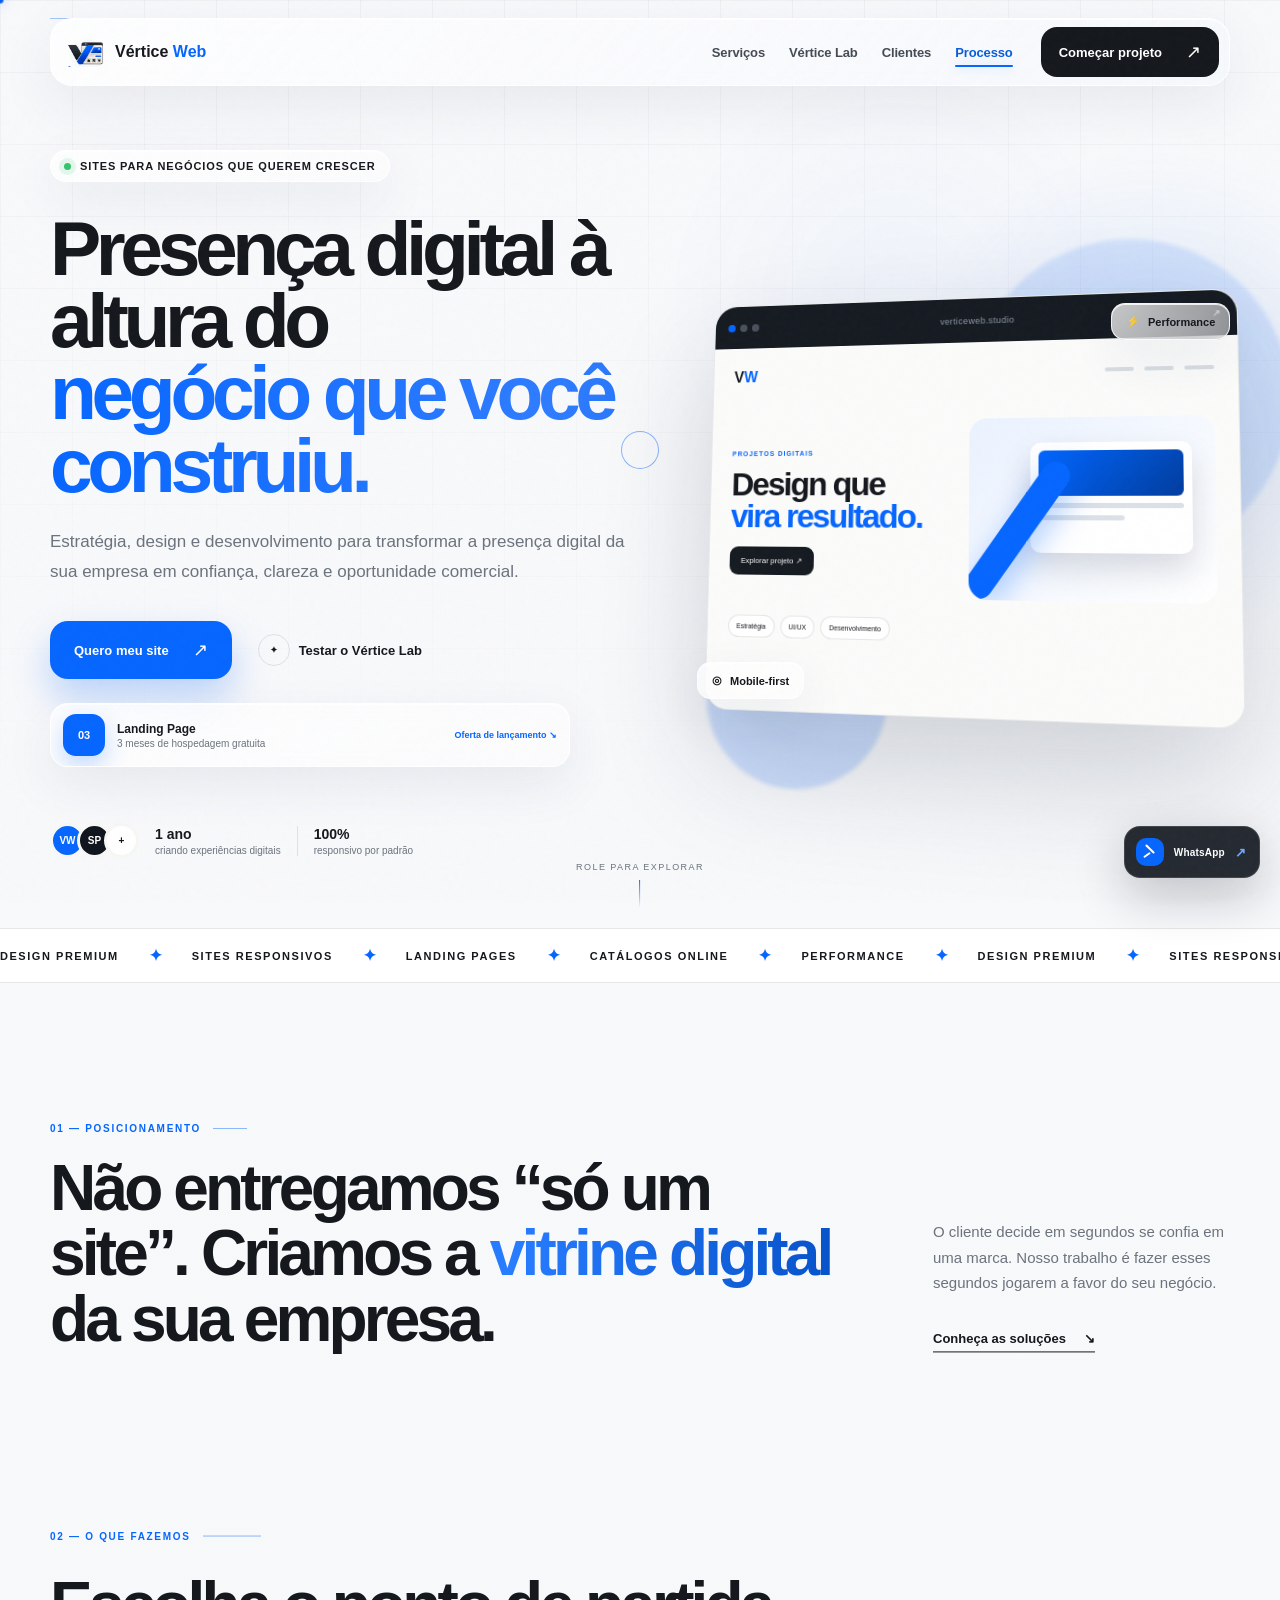
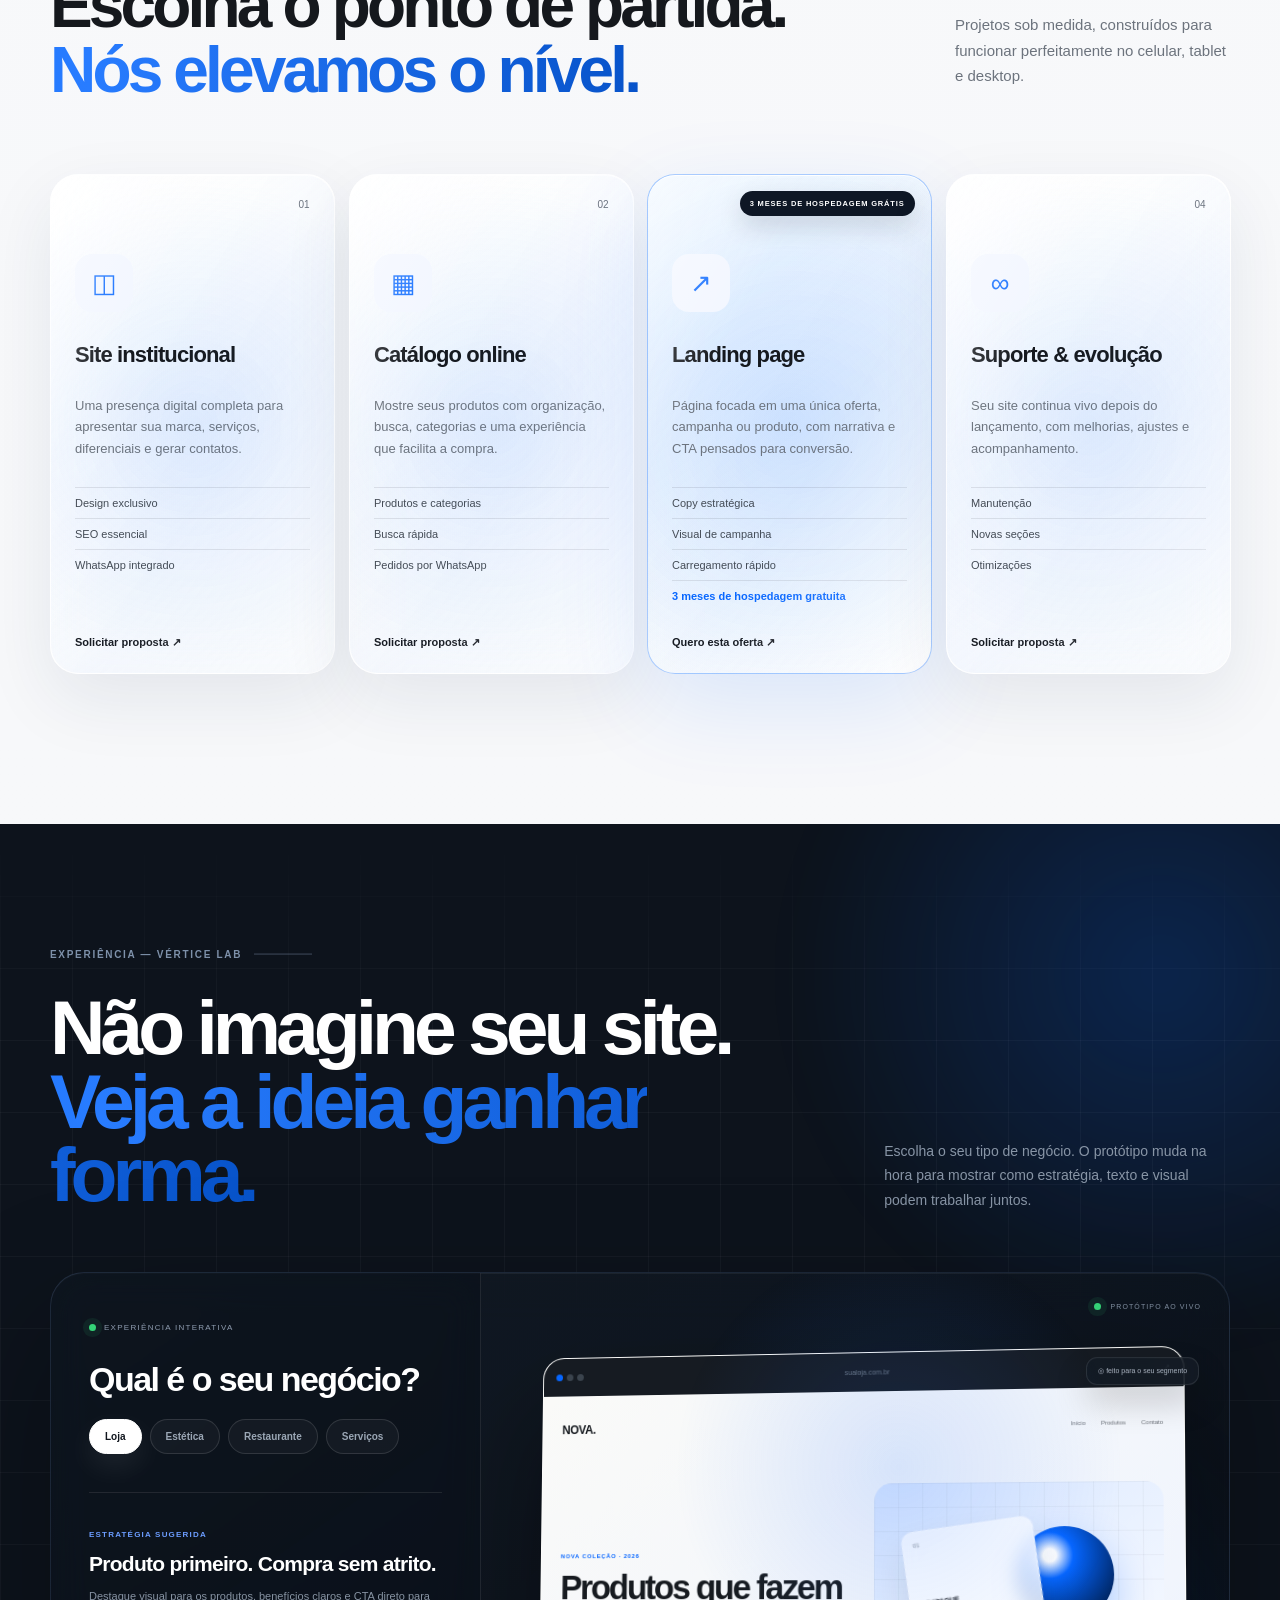
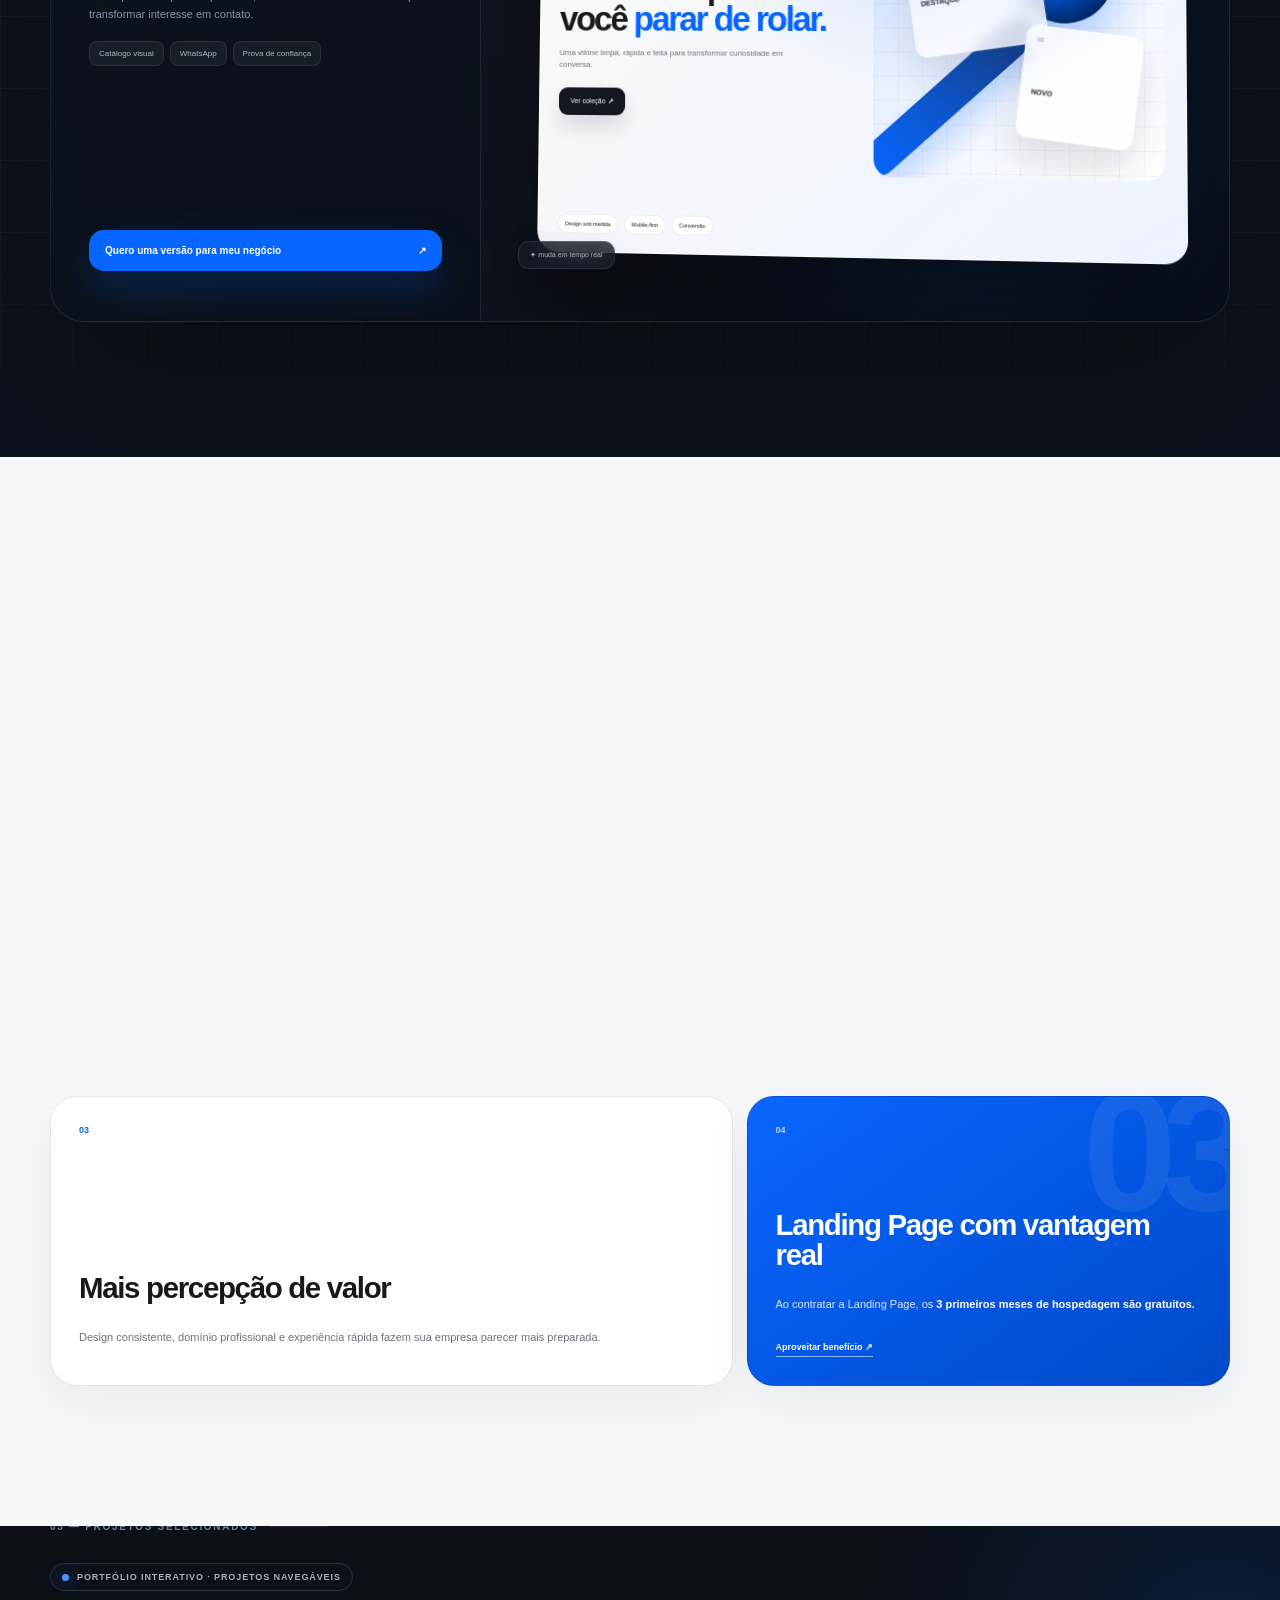
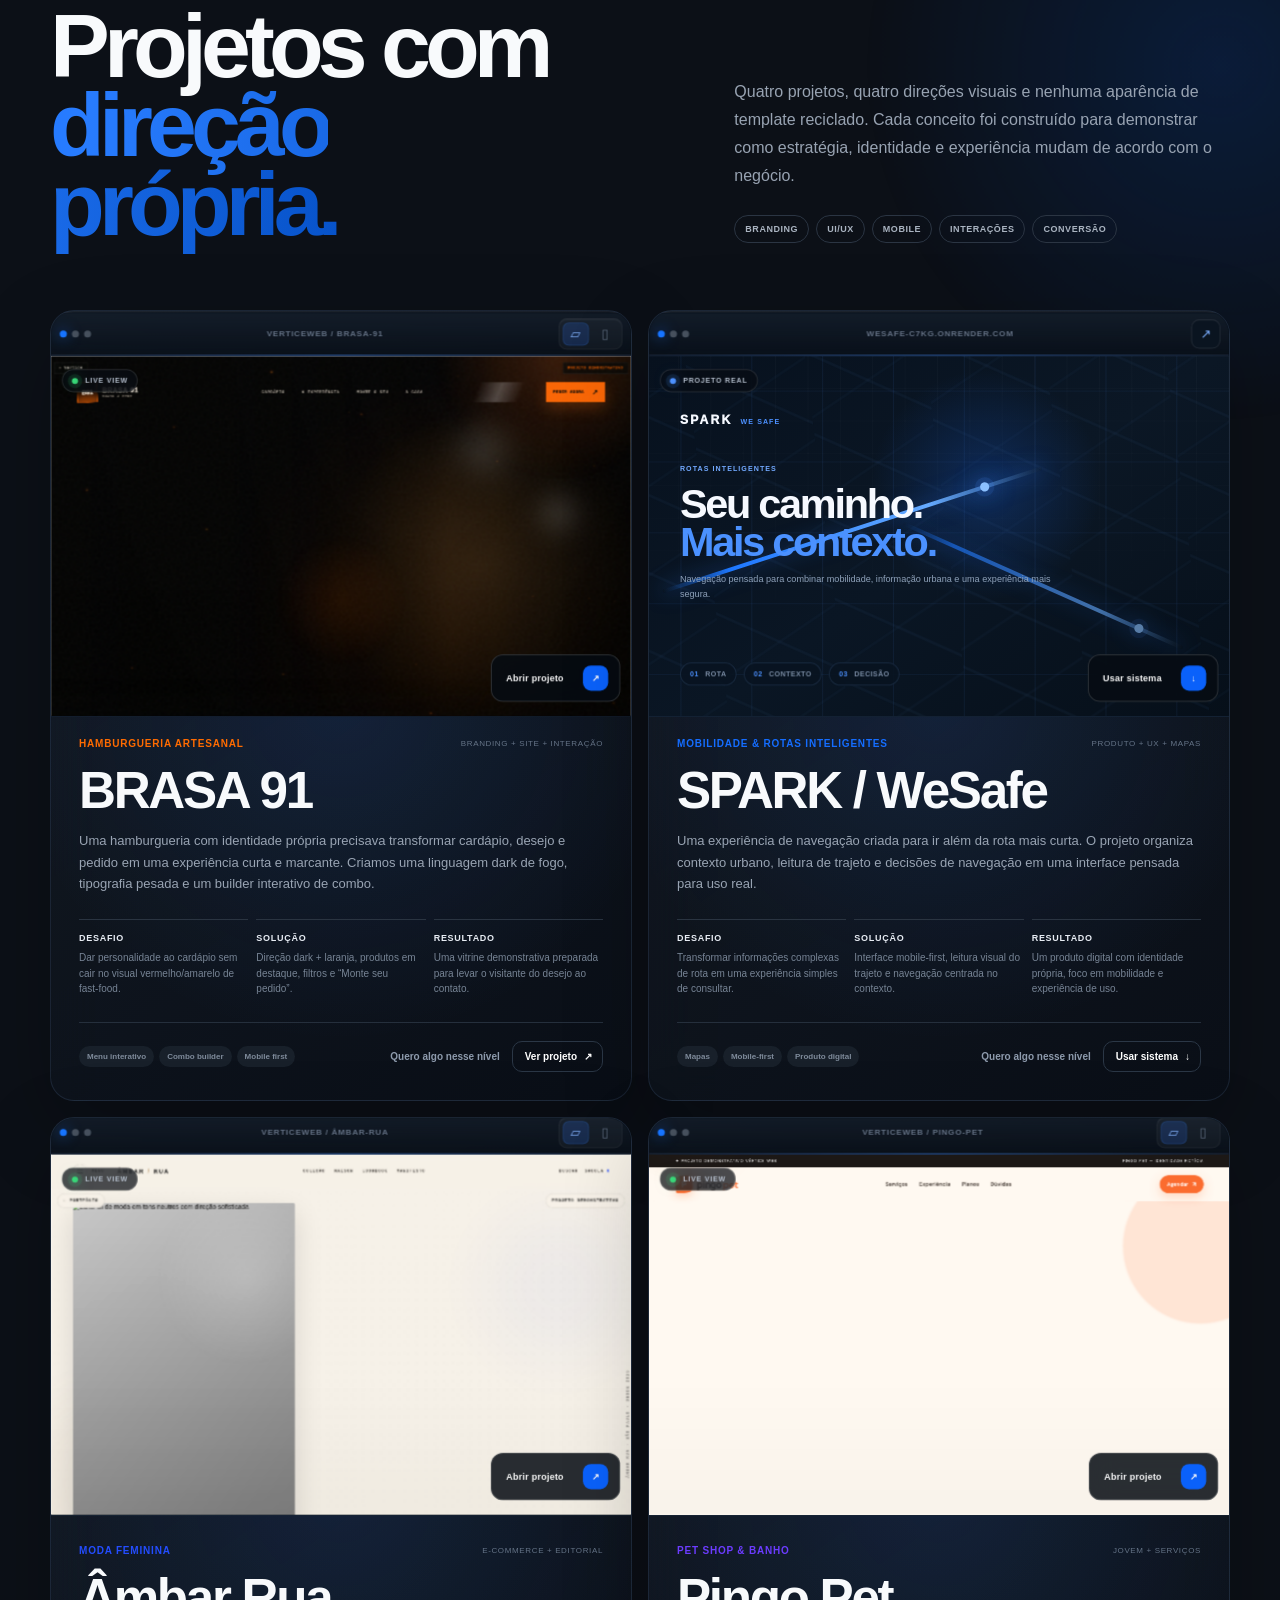
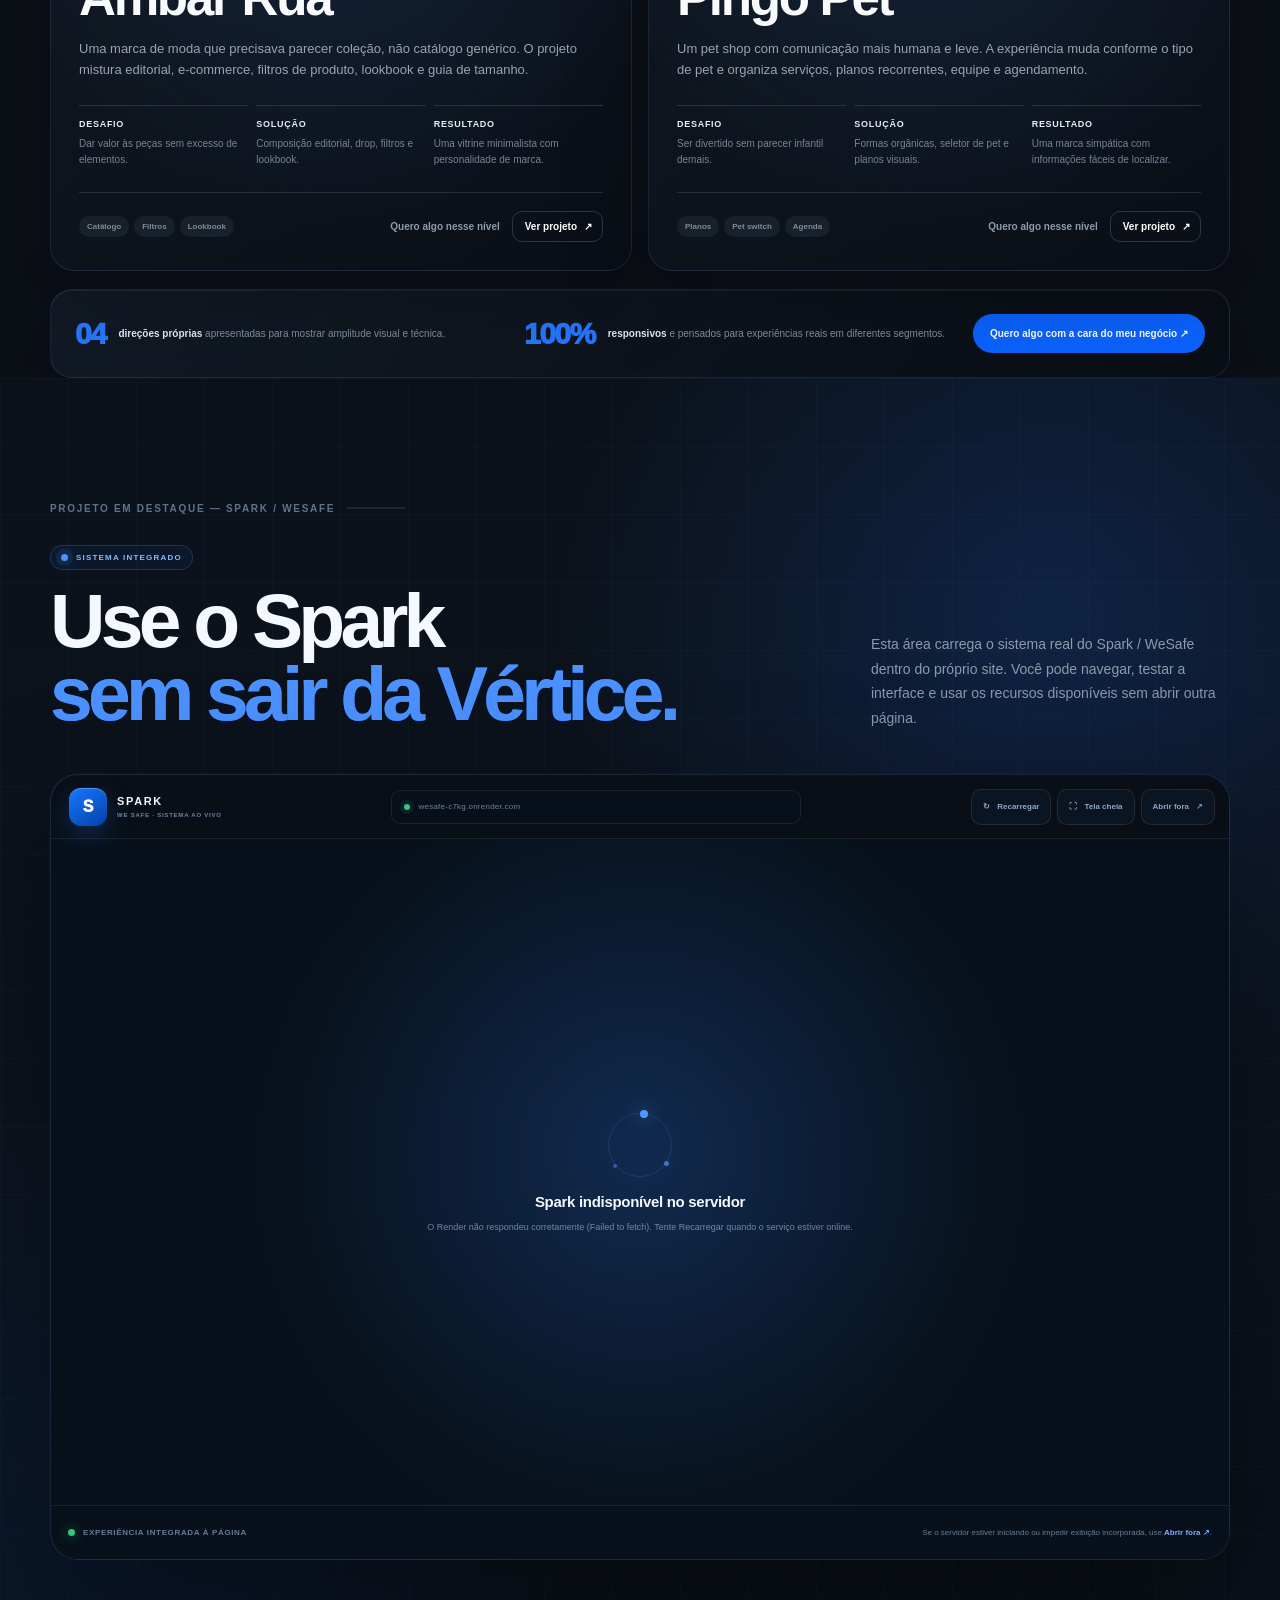
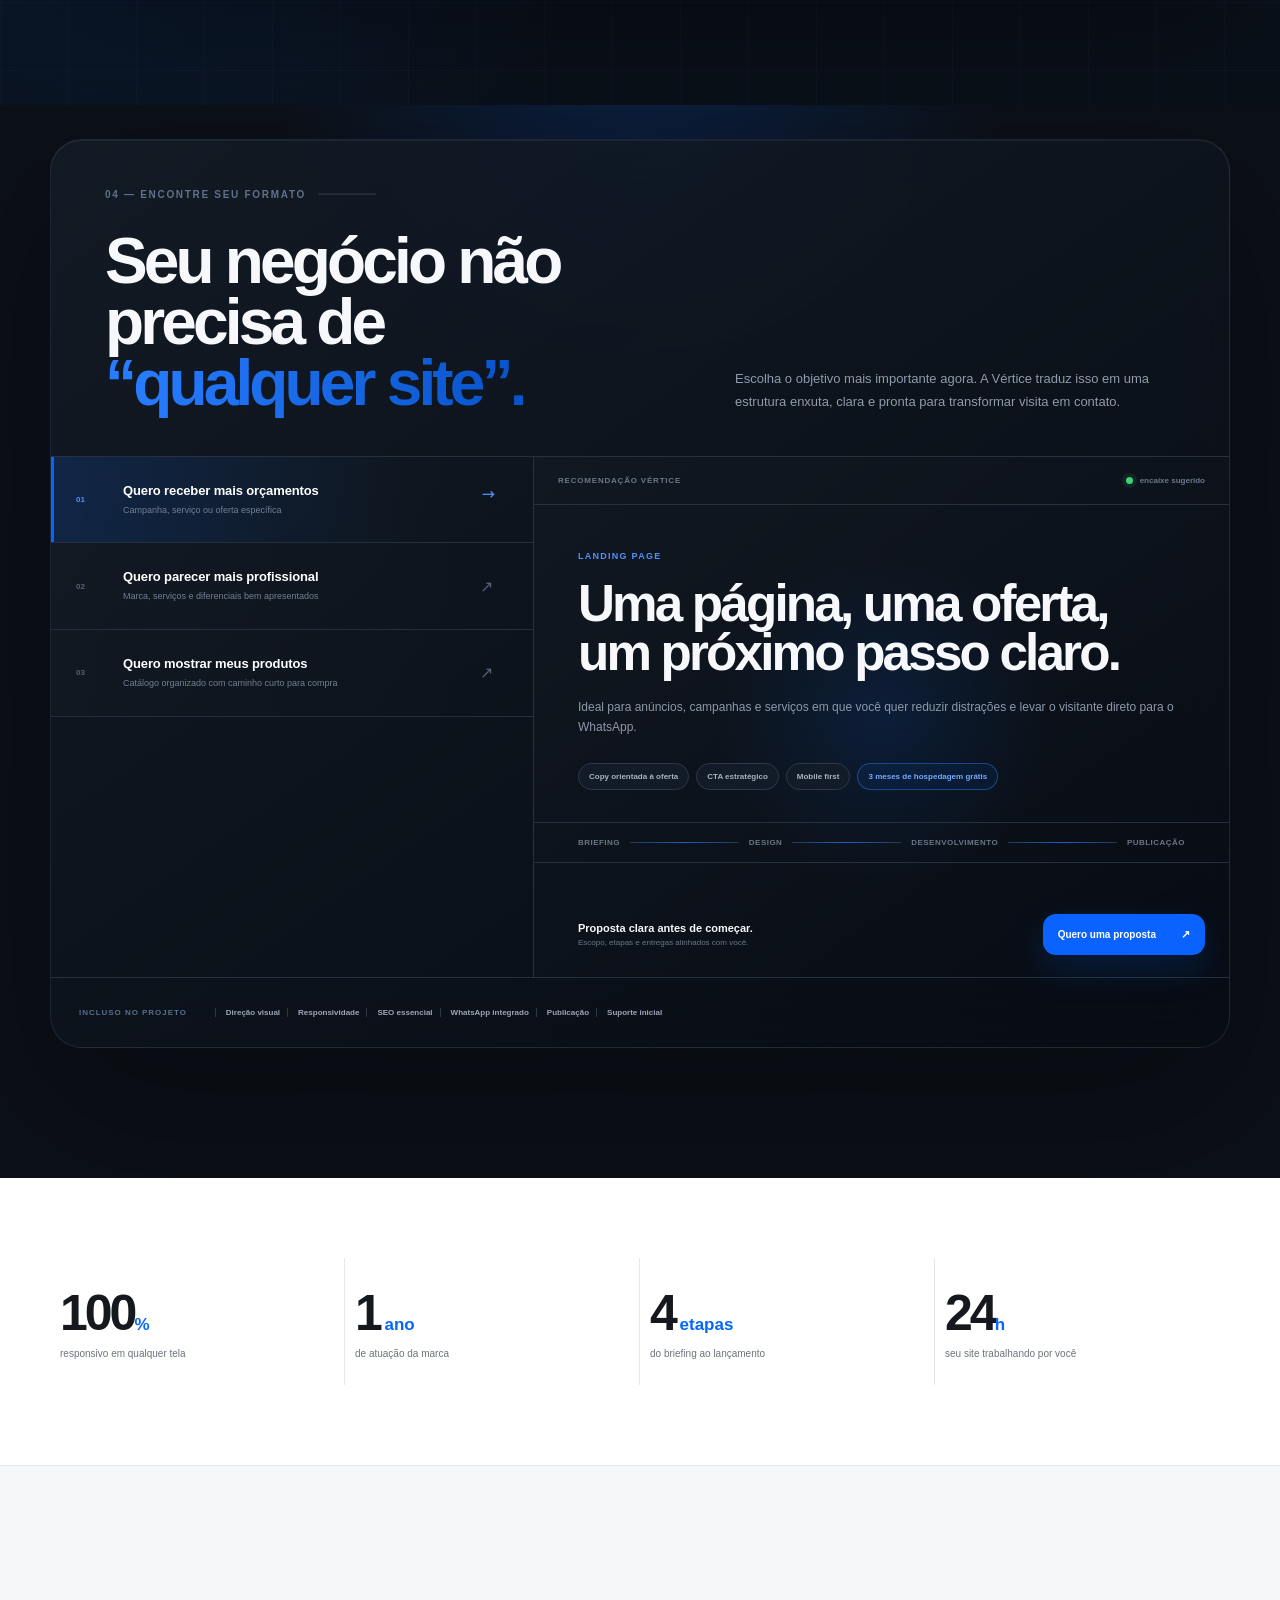
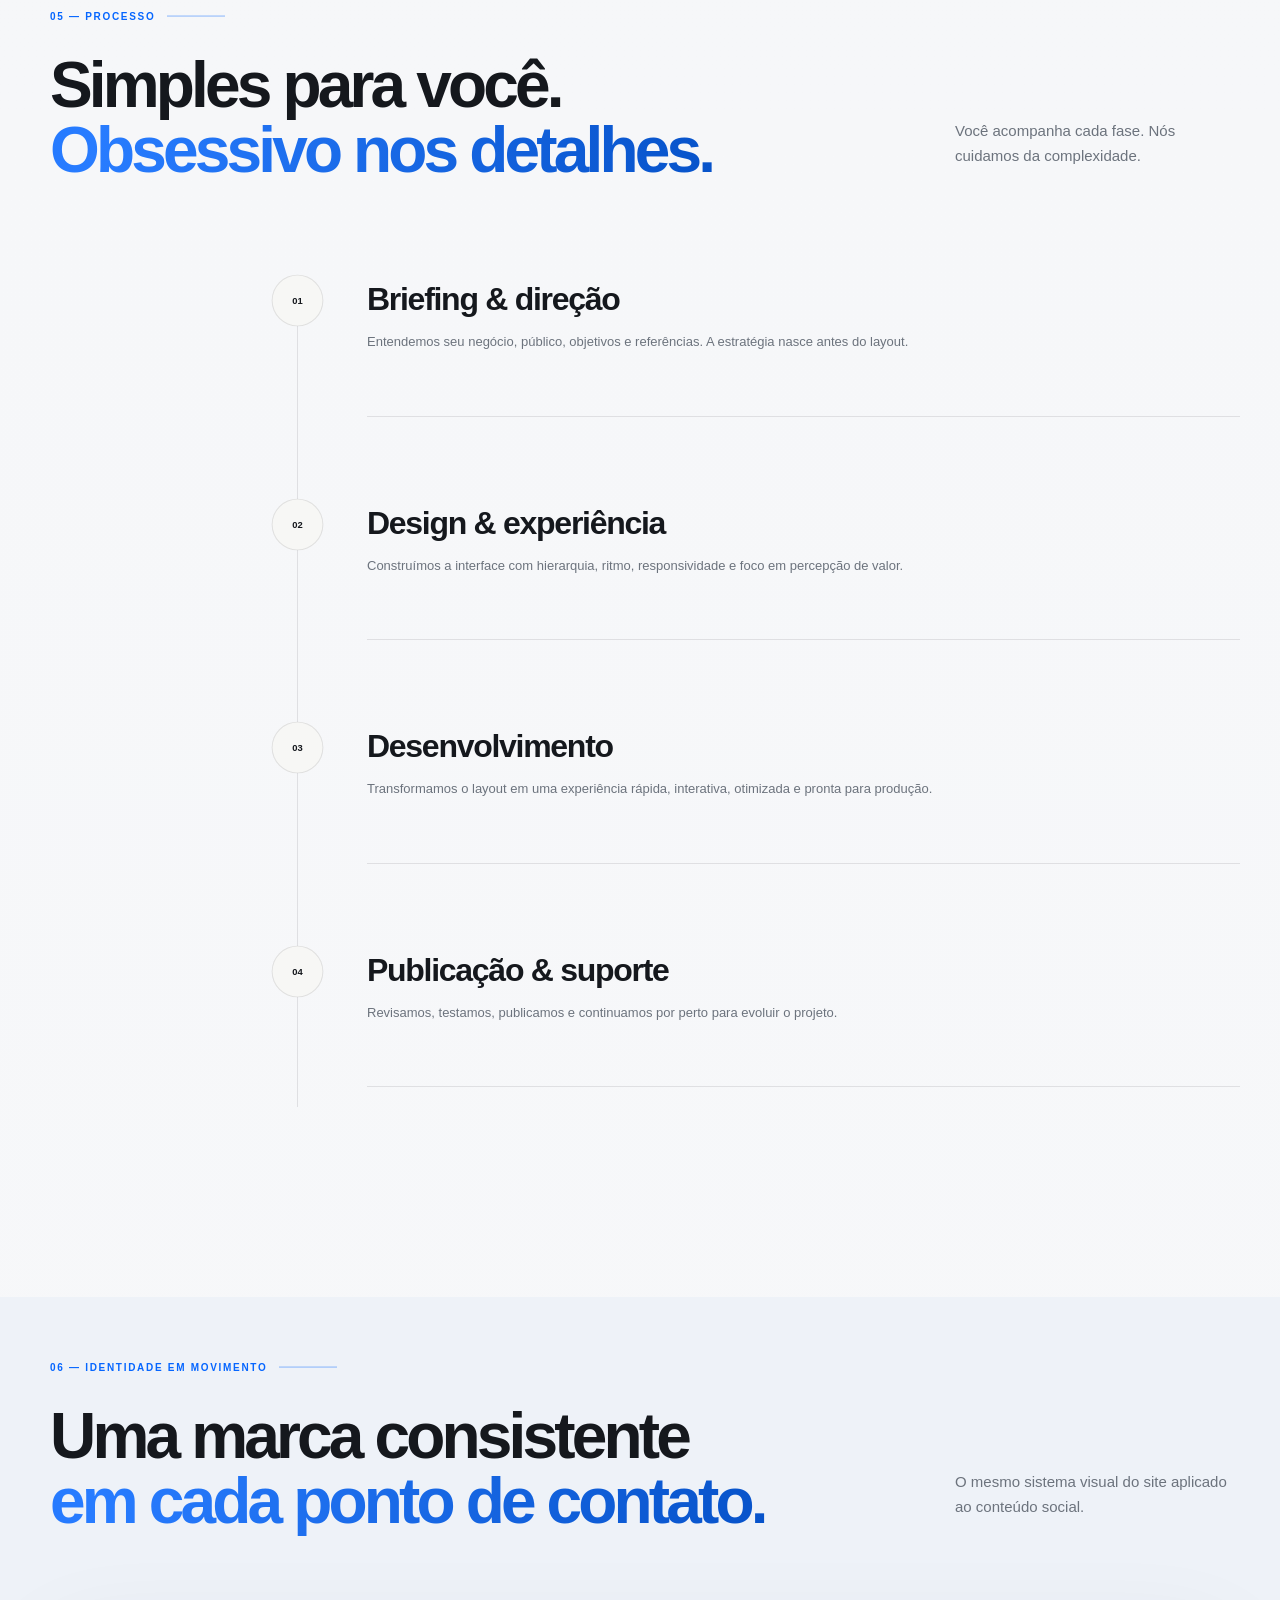
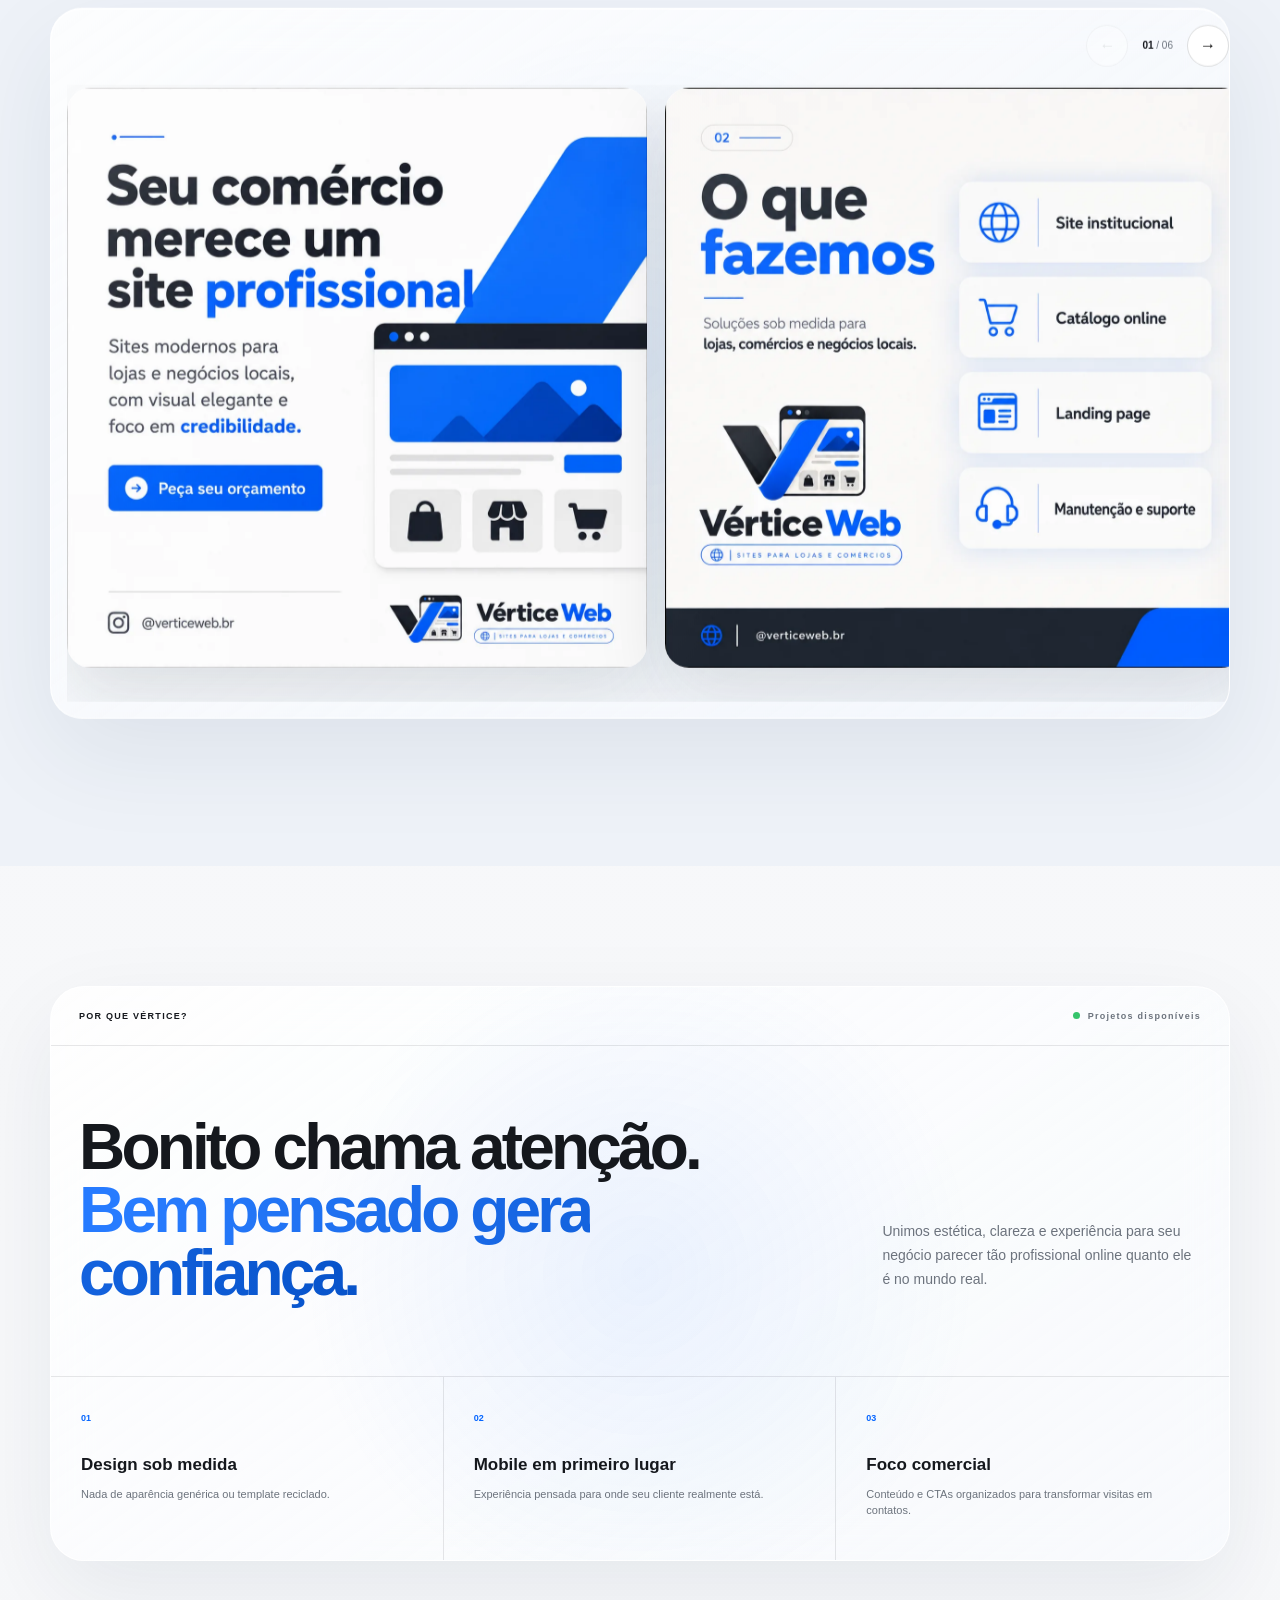
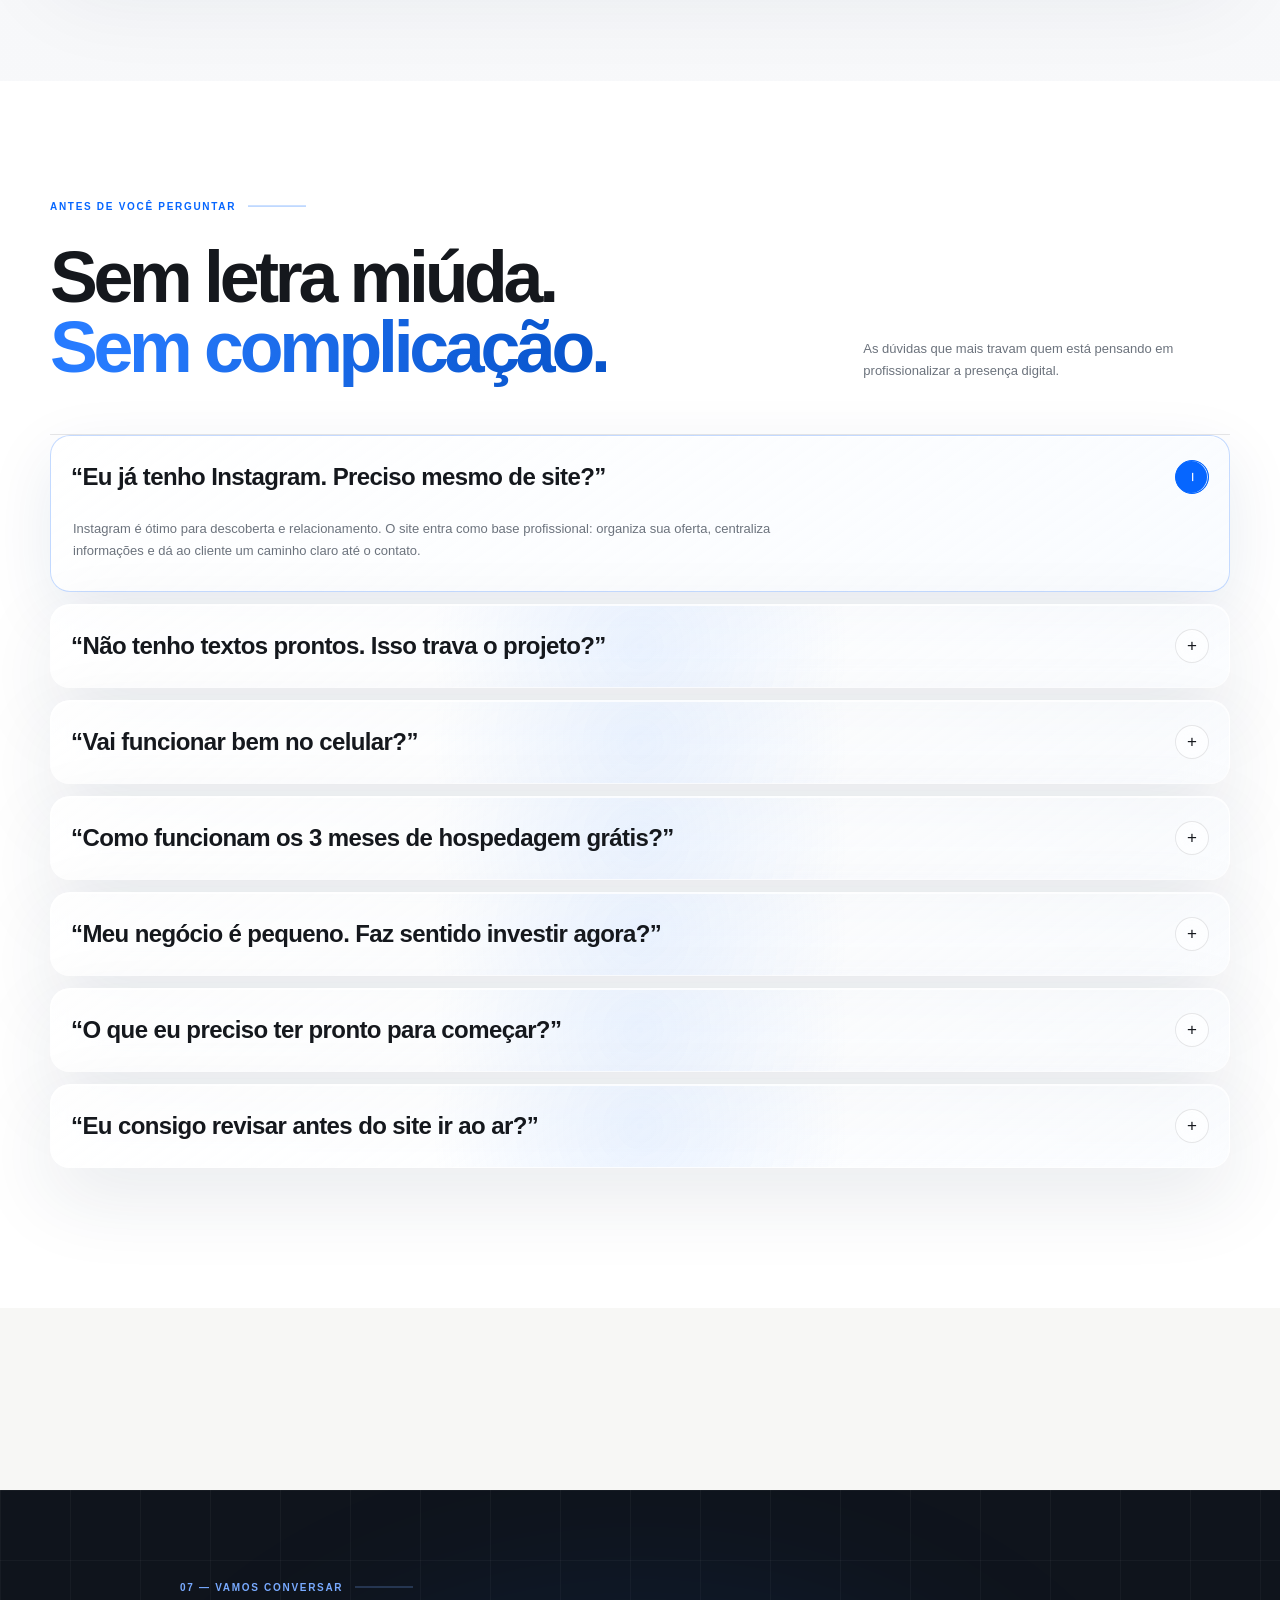
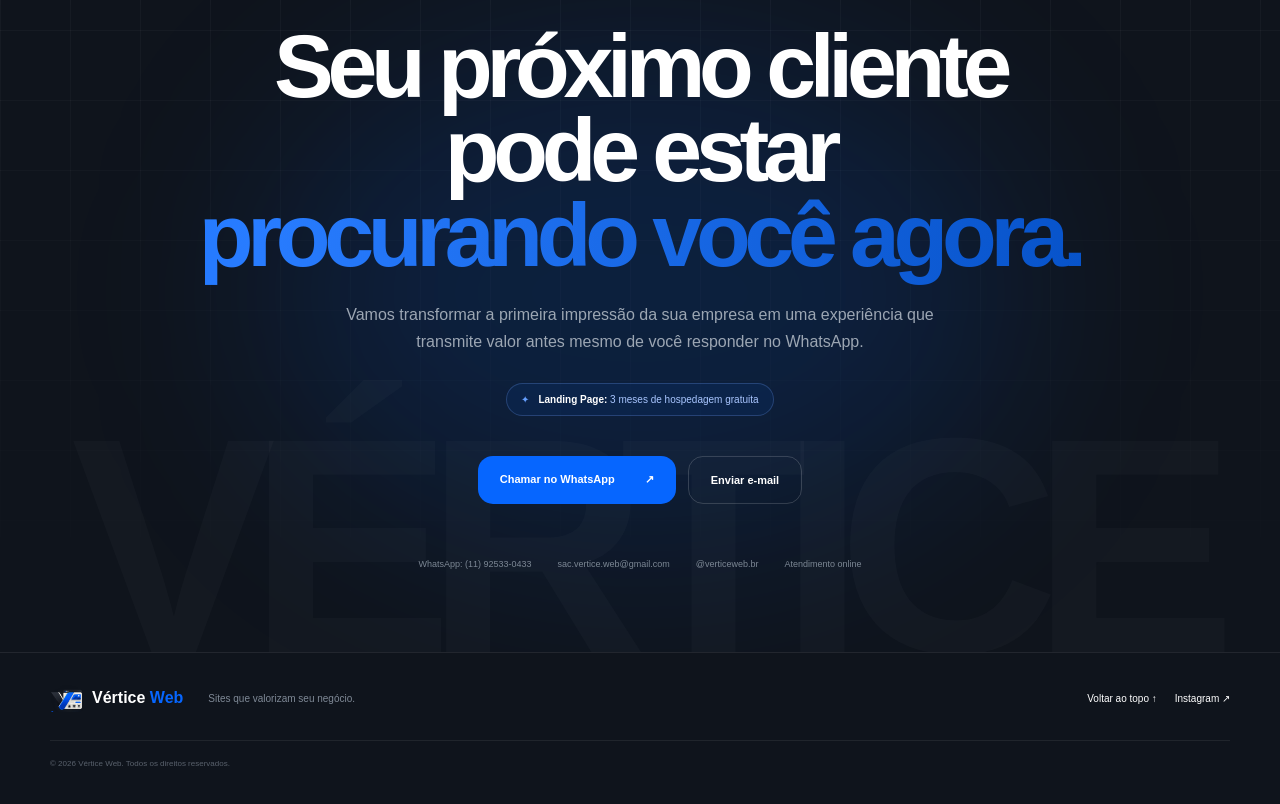
<file: index.html>
<!DOCTYPE html>

<html lang="pt-BR">
<head>
<meta charset="utf-8"/>
<meta content="width=device-width, initial-scale=1.0" name="viewport"/>
<meta content="#f7f8fb" name="theme-color"/>
<meta content="Vértice Web — sites, landing pages e experiências digitais para lojas, comércios e negócios locais. Landing Page com 3 meses de hospedagem gratuita." name="description"/>
<title>Vértice Web — Sites que valorizam seu negócio</title>
<link as="image" href="assets/logo-icon.webp" rel="preload" type="image/webp"/>
<link href="assets/logo-icon.webp" rel="icon" type="image/webp"/>
<link href="styles.css" rel="stylesheet"/>
</head>
<body class="loader-active">
<div aria-hidden="true" class="noise"></div>
<div class="scroll-progress" id="scrollProgress"></div>
<div aria-hidden="true" class="page-atmosphere" id="pageAtmosphere"><i></i><i></i><i></i></div>
<div aria-hidden="true" class="scroll-rail" id="scrollRail"><span class="scroll-rail-track"><i id="scrollRailProgress"></i></span><div class="scroll-rail-copy"><b id="scrollRailIndex">01</b><small id="scrollRailLabel">INÍCIO</small></div></div>
<div class="cursor-dot" id="cursorDot"></div>
<div class="cursor-ring" id="cursorRing"></div>
<div aria-label="Carregando Vértice Web" aria-live="polite" class="loader" id="loader" role="status">
<div aria-hidden="true" class="loader-grid"></div>
<div aria-hidden="true" class="loader-beam"></div>
<div aria-hidden="true" class="loader-lockup">
<div class="loader-logo-build">
<span class="loader-logo-slice slice-1"><img alt="" decoding="async" fetchpriority="high" src="assets/logo-icon.webp"/></span>
<span class="loader-logo-slice slice-2"><img alt="" decoding="async" fetchpriority="high" src="assets/logo-icon.webp"/></span>
<span class="loader-logo-slice slice-3"><img alt="" decoding="async" fetchpriority="high" src="assets/logo-icon.webp"/></span>
<span class="loader-logo-slice slice-4"><img alt="" decoding="async" fetchpriority="high" src="assets/logo-icon.webp"/></span>
<span class="loader-logo-slice slice-5"><img alt="" decoding="async" fetchpriority="high" src="assets/logo-icon.webp"/></span>
<span class="loader-logo-glow"></span>
</div>
<div class="loader-wordmark"><span>Vértice</span> <b>Web</b></div>
<div class="loader-status"><span>Construindo experiência</span><i></i><b id="loaderPercent">0%</b></div>
</div>
<div aria-hidden="true" class="loader-panel loader-panel-a"></div>
<div aria-hidden="true" class="loader-panel loader-panel-b"></div>
</div>
<header class="site-header" id="siteHeader">
<a aria-label="Vértice Web — início" class="brand" href="#top">
<img alt="Vértice Web" src="assets/logo-icon.webp"/>
<span class="brand-text">Vértice <b>Web</b></span>
</a>
<nav aria-label="Navegação principal" class="desktop-nav">
<a href="#servicos">Serviços</a>
<a href="#lab">Vértice Lab</a>
<a href="#clientes">Clientes</a>

<a href="#processo">Processo</a>
</nav>
<a class="pill-button magnetic" href="#contato"><span>Começar projeto</span><b>↗</b></a>
<button aria-controls="mobileMenu" aria-expanded="false" aria-label="Abrir menu" class="menu-toggle" id="menuToggle" type="button"><span></span><span></span></button>
</header>
<div aria-hidden="true" class="mobile-menu" id="mobileMenu">
<div class="mobile-menu-inner">
<a href="#servicos">Serviços <span>01</span></a>
<a href="#lab">Vértice Lab <span>02</span></a>
<a href="#clientes">Clientes <span>03</span></a>

<a href="#processo">Processo <span>04</span></a>
<a href="#portfolio">Conteúdo <span>05</span></a>
<a href="#contato">Contato <span>06</span></a>
</div>
</div>
<a aria-label="Conversar com a Vértice Web no WhatsApp" class="floating-contact magnetic" href="https://wa.me/5511925330433?text=Ol%C3%A1%21%20Vim%20pelo%20site%20da%20V%C3%A9rtice%20Web%20e%20quero%20entender%20qual%20site%20faz%20sentido%20para%20o%20meu%20neg%C3%B3cio." rel="noopener" target="_blank">
<span class="floating-contact-pulse"></span><strong>WhatsApp</strong><b>↗</b>
</a>
<main id="top">
<section class="hero section-pad" id="hero">
<div class="hero-glow" id="heroGlow"></div>
<div class="hero-copy reveal">
<div class="eyebrow"><span class="pulse-dot"></span> Sites para negócios que querem crescer</div>
<h1>Presença digital à altura do <em>negócio que você construiu.</em></h1>
<p>Estratégia, design e desenvolvimento para transformar a presença digital da sua empresa em confiança, clareza e oportunidade comercial.</p>
<div class="hero-actions">
<a class="primary-button magnetic" href="#contato"><span>Quero meu site</span><b>↗</b></a>
<a class="text-button" href="#lab"><span class="play">✦</span> Testar o Vértice Lab</a>
</div>
<a aria-label="Ver oferta de Landing Page" class="hero-offer" href="#servicos">
<span class="hero-offer-icon">03</span>
<span><b>Landing Page</b><small>3 meses de hospedagem gratuita</small></span>
<i>Oferta de lançamento ↘</i>
</a>
<div class="hero-proof">
<div class="mini-avatars"><span>VW</span><span>SP</span><span>+</span></div>
<div><strong>1 ano</strong><small>criando experiências digitais</small></div>
<div class="divider"></div>
<div><strong>100%</strong><small>responsivo por padrão</small></div>
</div>
</div>
<div class="hero-visual reveal delay-1" data-tilt="9">
<div class="orb orb-a"></div><div class="orb orb-b"></div>
<div aria-label="Prévia de um site moderno criado pela Vértice Web" class="browser-shell floating-card" role="img">
<div class="browser-top"><div class="browser-dots"><i></i><i></i><i></i></div><span>verticeweb.studio</span><b>↗</b></div>
<div class="browser-content">
<div class="mock-nav"><div class="mock-brand">V<span>W</span></div><div class="mock-links"><i></i><i></i><i></i></div></div>
<div class="mock-hero">
<div><small>PROJETOS DIGITAIS</small><h3>Design que<br/><span>vira resultado.</span></h3><button tabindex="-1" type="button">Explorar projeto ↗</button></div>
<div class="mock-object"><div class="mini-window"><div></div><span></span><span></span></div><div class="blue-ribbon"></div></div>
</div>
<div class="mock-strip"><span>Estratégia</span><span>UI/UX</span><span>Desenvolvimento</span></div>
</div>
</div>
<div class="float-chip chip-one">⚡ <span>Performance</span></div>
<div class="float-chip chip-two">◎ <span>Mobile-first</span></div>
</div>
<div class="scroll-cue"><span>Role para explorar</span><i></i></div>
</section>
<section aria-label="Competências" class="marquee-wrap">
<div class="marquee">
<div class="marquee-track">
<span>DESIGN PREMIUM</span><b>✦</b><span>SITES RESPONSIVOS</span><b>✦</b><span>LANDING PAGES</span><b>✦</b><span>CATÁLOGOS ONLINE</span><b>✦</b><span>PERFORMANCE</span><b>✦</b><span>DESIGN PREMIUM</span><b>✦</b><span>SITES RESPONSIVOS</span><b>✦</b><span>LANDING PAGES</span><b>✦</b><span>CATÁLOGOS ONLINE</span><b>✦</b><span>PERFORMANCE</span>
</div>
</div>
</section>
<section class="intro section-pad">
<div class="section-index reveal">01 — POSICIONAMENTO</div>
<div class="intro-grid">
<h2 class="reveal">Não entregamos “só um site”. Criamos a <span>vitrine digital</span> da sua empresa.</h2>
<div class="intro-side reveal delay-1">
<p>O cliente decide em segundos se confia em uma marca. Nosso trabalho é fazer esses segundos jogarem a favor do seu negócio.</p>
<a class="inline-link" href="#servicos">Conheça as soluções <b>↘</b></a>
</div>
</div>
</section>
<section class="services section-pad" id="servicos">
<div class="section-heading reveal">
<div><div class="section-index">02 — O QUE FAZEMOS</div><h2>Escolha o ponto de partida.<br/><span>Nós elevamos o nível.</span></h2></div>
<p>Projetos sob medida, construídos para funcionar perfeitamente no celular, tablet e desktop.</p>
</div>
<div class="service-grid">
<article class="service-card spotlight reveal glass-reactive"><div class="service-number">01</div><div class="service-icon">◫</div><h3>Site institucional</h3><p>Uma presença digital completa para apresentar sua marca, serviços, diferenciais e gerar contatos.</p><ul><li>Design exclusivo</li><li>SEO essencial</li><li>WhatsApp integrado</li></ul><a href="#contato">Solicitar proposta ↗</a></article>
<article class="service-card spotlight reveal delay-1 glass-reactive"><div class="service-number">02</div><div class="service-icon">▦</div><h3>Catálogo online</h3><p>Mostre seus produtos com organização, busca, categorias e uma experiência que facilita a compra.</p><ul><li>Produtos e categorias</li><li>Busca rápida</li><li>Pedidos por WhatsApp</li></ul><a href="#contato">Solicitar proposta ↗</a></article>
<article class="service-card service-card-featured spotlight reveal delay-2 glass-reactive"><div class="service-offer">3 MESES DE HOSPEDAGEM GRÁTIS</div><div class="service-number">03</div><div class="service-icon">↗</div><h3>Landing page</h3><p>Página focada em uma única oferta, campanha ou produto, com narrativa e CTA pensados para conversão.</p><ul><li>Copy estratégica</li><li>Visual de campanha</li><li>Carregamento rápido</li><li><strong>3 meses de hospedagem gratuita</strong></li></ul><a href="https://wa.me/5511925330433?text=Ol%C3%A1%21%20Quero%20saber%20mais%20sobre%20a%20Landing%20Page%20com%203%20meses%20de%20hospedagem%20gratuita." rel="noopener" target="_blank">Quero esta oferta ↗</a></article>
<article class="service-card spotlight reveal delay-3 glass-reactive"><div class="service-number">04</div><div class="service-icon">∞</div><h3>Suporte &amp; evolução</h3><p>Seu site continua vivo depois do lançamento, com melhorias, ajustes e acompanhamento.</p><ul><li>Manutenção</li><li>Novas seções</li><li>Otimizações</li></ul><a href="#contato">Solicitar proposta ↗</a></article>
</div>
</section>
<section class="lab-section section-pad" id="lab">
<div class="lab-heading reveal">
<div>
<div class="section-index light">EXPERIÊNCIA — VÉRTICE LAB</div>
<h2>Não imagine seu site.<br/><span>Veja a ideia ganhar forma.</span></h2>
</div>
<p>Escolha o seu tipo de negócio. O protótipo muda na hora para mostrar como estratégia, texto e visual podem trabalhar juntos.</p>
</div>
<div class="lab-shell reveal glass-reactive" id="labShell">
<div class="lab-controls">
<div class="lab-kicker"><i></i> EXPERIÊNCIA INTERATIVA</div>
<h3>Qual é o seu negócio?</h3>
<div aria-label="Tipo de negócio" class="lab-options" role="tablist">
<button aria-selected="true" class="lab-option active" data-lab="loja" role="tab" type="button">Loja</button>
<button aria-selected="false" class="lab-option" data-lab="estetica" role="tab" type="button">Estética</button>
<button aria-selected="false" class="lab-option" data-lab="restaurante" role="tab" type="button">Restaurante</button>
<button aria-selected="false" class="lab-option" data-lab="servicos" role="tab" type="button">Serviços</button>
</div>
<div class="lab-insight">
<small>ESTRATÉGIA SUGERIDA</small>
<h4 id="labStrategy">Produto primeiro. Compra sem atrito.</h4>
<p id="labReason">Destaque visual para os produtos, benefícios claros e CTA direto para transformar interesse em contato.</p>
<div class="lab-benefits" id="labBenefits"><span>Catálogo visual</span><span>WhatsApp</span><span>Prova de confiança</span></div>
</div>
<a class="lab-cta magnetic" href="#contato">Quero uma versão para meu negócio <b>↗</b></a>
</div>
<div class="lab-stage" id="labStage">
<div class="lab-ambient"></div>
<div class="lab-live"><i></i> PROTÓTIPO AO VIVO</div>
<div class="lab-browser" id="labBrowser">
<div class="lab-browser-top"><div><i></i><i></i><i></i></div><span id="labUrl">sualoja.com.br</span><b>↗</b></div>
<div class="lab-preview">
<nav><strong id="labBrand">NOVA.</strong><div><span>Início</span><span>Produtos</span><span>Contato</span></div><button tabindex="-1" type="button">☰</button></nav>
<div class="lab-preview-main">
<div class="lab-preview-copy">
<small id="labEyebrow">NOVA COLEÇÃO · 2026</small>
<h3 id="labTitle">Produtos que fazem você <em>parar de rolar.</em></h3>
<p id="labDesc">Uma vitrine limpa, rápida e feita para transformar curiosidade em conversa.</p>
<button id="labCtaButton" tabindex="-1" type="button">Ver coleção <b>↗</b></button>
</div>
<div aria-hidden="true" class="lab-art">
<div class="lab-art-card card-a"><span>01</span><b id="labCardA">DESTAQUE</b></div>
<div class="lab-art-card card-b"><span>02</span><b id="labCardB">NOVO</b></div>
<div class="lab-sphere"></div>
<div class="lab-ribbon"></div>
</div>
</div>
<div class="lab-preview-footer"><span>Design sob medida</span><span>Mobile-first</span><span>Conversão</span></div>
</div>
</div>
<div class="lab-note note-a">✦ muda em tempo real</div>
<div class="lab-note note-b">◎ feito para o seu segmento</div>
</div>
</div>
</section>
<section class="conversion-strip section-pad">
<div class="conversion-head reveal">
<div class="section-index">POR QUE ISSO IMPORTA</div>
<h2>O Instagram chama atenção.<br/><span>Seu site sustenta a confiança.</span></h2>
</div>
<div class="conversion-grid">
<article class="conversion-card reveal"><b>01</b><h3>Você deixa de depender só do feed</h3><p>Um endereço próprio organiza sua marca, sua oferta e seus contatos em um lugar que você controla.</p></article>
<article class="conversion-card reveal delay-1"><b>02</b><h3>Menos caminho até o WhatsApp</h3><p>CTAs claros e páginas objetivas ajudam o visitante a entender o próximo passo sem ficar procurando informação.</p></article>
<article class="conversion-card reveal delay-2"><b>03</b><h3>Mais percepção de valor</h3><p>Design consistente, domínio profissional e experiência rápida fazem sua empresa parecer mais preparada.</p></article>
<article class="conversion-card conversion-card-blue reveal delay-3"><b>04</b><h3>Landing Page com vantagem real</h3><p>Ao contratar a Landing Page, os <strong>3 primeiros meses de hospedagem são gratuitos.</strong></p><a href="#contato">Aproveitar benefício ↗</a></article>
</div>
</section>

<section class="client-work section-pad" id="clientes">
<div class="client-work-heading reveal">
<div>
<div class="section-index">03 — PROJETOS SELECIONADOS</div>
<div class="demo-label"><i></i> PORTFÓLIO INTERATIVO · PROJETOS NAVEGÁVEIS</div>
<h2>Projetos com <span>direção própria.</span></h2>
</div>
<div class="client-work-intro">
<p>Quatro projetos, quatro direções visuais e nenhuma aparência de template reciclado. Cada conceito foi construído para demonstrar como estratégia, identidade e experiência mudam de acordo com o negócio.</p>
<div class="client-capabilities"><span>Branding</span><span>UI/UX</span><span>Mobile</span><span>Interações</span><span>Conversão</span></div>
</div>
</div>
<div class="project-grid">

<article class="project-card reveal glass-reactive" style="--project-accent:#ff6b00;--project-soft:#27140b">
<div aria-label="Preview ao vivo do projeto BRASA 91" class="project-shot project-live" data-live-viewer="" data-src="projetos/brasa91/index.html" data-view="desktop">
<div class="live-browser-head">
<div aria-hidden="true" class="live-browser-dots"><i></i><i></i><i></i></div>
<span class="live-browser-url">verticeweb / brasa-91</span>
<div aria-label="Visualização de BRASA 91" class="live-device-switch" role="group">
<button aria-pressed="true" class="is-active" data-device="desktop" title="Desktop" type="button">▱</button>
<button aria-pressed="false" data-device="mobile" title="Mobile" type="button">▯</button>
</div>
</div>
<div class="live-stage"><img alt="" aria-hidden="true" class="live-poster" decoding="async" loading="lazy" src="assets/previews/brasa91.webp"/>
<div class="live-loader"><span></span><small>Preparando experiência</small></div>
<iframe data-live-frame="" loading="lazy" tabindex="-1" title="Preview ao vivo de BRASA 91"></iframe>
<div aria-hidden="true" class="live-scan"></div>
<span class="live-badge"><i></i> LIVE VIEW</span>
<a aria-label="Abrir projeto BRASA 91" class="live-open" href="projetos/brasa91/index.html">Abrir projeto <b>↗</b></a>
</div>
</div>
<div class="project-body">
<div class="project-topline"><span>Hamburgueria artesanal</span><small>BRANDING + SITE + INTERAÇÃO</small></div>
<h3>BRASA 91</h3>
<p class="project-summary">Uma hamburgueria com identidade própria precisava transformar cardápio, desejo e pedido em uma experiência curta e marcante. Criamos uma linguagem dark de fogo, tipografia pesada e um builder interativo de combo.</p>
<div class="project-thinking"><div><b>Desafio</b><p>Dar personalidade ao cardápio sem cair no visual vermelho/amarelo de fast-food.</p></div><div><b>Solução</b><p>Direção dark + laranja, produtos em destaque, filtros e “Monte seu pedido”.</p></div><div><b>Resultado</b><p>Uma vitrine demonstrativa preparada para levar o visitante do desejo ao contato.</p></div></div>
<div class="project-footer"><div><span>Menu interativo</span><span>Combo builder</span><span>Mobile first</span></div><div class="project-actions"><a class="project-intent" href="#projeto-ideal">Quero algo nesse nível</a><a href="projetos/brasa91/index.html">Ver projeto <b>↗</b></a></div></div>
</div>
</article>

<article class="project-card reveal delay-1 glass-reactive spark-project" style="--project-accent:#156dff;--project-soft:#071324">
<div aria-label="Apresentação do projeto Spark / WeSafe" class="project-shot project-live spark-project-preview">
<div class="live-browser-head">
<div aria-hidden="true" class="live-browser-dots"><i></i><i></i><i></i></div>
<span class="live-browser-url">wesafe-c7kg.onrender.com</span>
<a aria-label="Abrir Spark / WeSafe em nova guia" class="spark-head-link" href="https://wesafe-c7kg.onrender.com" rel="noopener" target="_blank">↗</a>
</div>
<div class="live-stage spark-stage">
<div aria-hidden="true" class="spark-map-grid"></div>
<div aria-hidden="true" class="spark-route route-a"></div>
<div aria-hidden="true" class="spark-route route-b"></div>
<div class="spark-preview-ui">
<div class="spark-preview-brand"><span>SPARK</span><small>WE SAFE</small></div>
<div class="spark-preview-copy"><small>ROTAS INTELIGENTES</small><strong>Seu caminho.<br/><em>Mais contexto.</em></strong><p>Navegação pensada para combinar mobilidade, informação urbana e uma experiência mais segura.</p></div>
<div class="spark-preview-stats"><span><b>01</b> rota</span><span><b>02</b> contexto</span><span><b>03</b> decisão</span></div>
</div>
<div aria-hidden="true" class="live-scan"></div>
<span class="live-badge spark-real-badge"><i></i> PROJETO REAL</span>
<a aria-label="Abrir Spark / WeSafe" class="live-open" href="#spark-live">Usar sistema <b>↓</b></a>
</div>
</div>
<div class="project-body">
<div class="project-topline"><span>Mobilidade &amp; rotas inteligentes</span><small>PRODUTO + UX + MAPAS</small></div>
<h3>SPARK / WeSafe</h3>
<p class="project-summary">Uma experiência de navegação criada para ir além da rota mais curta. O projeto organiza contexto urbano, leitura de trajeto e decisões de navegação em uma interface pensada para uso real.</p>
<div class="project-thinking"><div><b>Desafio</b><p>Transformar informações complexas de rota em uma experiência simples de consultar.</p></div><div><b>Solução</b><p>Interface mobile-first, leitura visual do trajeto e navegação centrada no contexto.</p></div><div><b>Resultado</b><p>Um produto digital com identidade própria, foco em mobilidade e experiência de uso.</p></div></div>
<div class="project-footer"><div><span>Mapas</span><span>Mobile-first</span><span>Produto digital</span></div><div class="project-actions"><a class="project-intent" href="#projeto-ideal">Quero algo nesse nível</a><a href="#spark-live">Usar sistema <b>↓</b></a></div></div>
</div>
</article>

<article class="project-card reveal glass-reactive" style="--project-accent:#244dff;--project-soft:#d9c7ae">
<div aria-label="Preview ao vivo do projeto Âmbar Rua" class="project-shot project-live" data-live-viewer="" data-src="projetos/ambar-rua/index.html" data-view="desktop">
<div class="live-browser-head">
<div aria-hidden="true" class="live-browser-dots"><i></i><i></i><i></i></div>
<span class="live-browser-url">verticeweb / âmbar-rua</span>
<div aria-label="Visualização de Âmbar Rua" class="live-device-switch" role="group">
<button aria-pressed="true" class="is-active" data-device="desktop" title="Desktop" type="button">▱</button>
<button aria-pressed="false" data-device="mobile" title="Mobile" type="button">▯</button>
</div>
</div>
<div class="live-stage"><img alt="" aria-hidden="true" class="live-poster" decoding="async" loading="lazy" src="assets/previews/ambar-rua.webp"/>
<div class="live-loader"><span></span><small>Preparando experiência</small></div>
<iframe data-live-frame="" loading="lazy" tabindex="-1" title="Preview ao vivo de Âmbar Rua"></iframe>
<div aria-hidden="true" class="live-scan"></div>
<span class="live-badge"><i></i> LIVE VIEW</span>
<a aria-label="Abrir projeto Âmbar Rua" class="live-open" href="projetos/ambar-rua/index.html">Abrir projeto <b>↗</b></a>
</div>
</div>
<div class="project-body"><div class="project-topline"><span>Moda feminina</span><small>E-COMMERCE + EDITORIAL</small></div><h3>Âmbar Rua</h3><p class="project-summary">Uma marca de moda que precisava parecer coleção, não catálogo genérico. O projeto mistura editorial, e-commerce, filtros de produto, lookbook e guia de tamanho.</p><div class="project-thinking"><div><b>Desafio</b><p>Dar valor às peças sem excesso de elementos.</p></div><div><b>Solução</b><p>Composição editorial, drop, filtros e lookbook.</p></div><div><b>Resultado</b><p>Uma vitrine minimalista com personalidade de marca.</p></div></div><div class="project-footer"><div><span>Catálogo</span><span>Filtros</span><span>Lookbook</span></div><div class="project-actions"><a class="project-intent" href="#projeto-ideal">Quero algo nesse nível</a><a href="projetos/ambar-rua/index.html">Ver projeto <b>↗</b></a></div></div></div>
</article>

<article class="project-card reveal delay-1 glass-reactive" style="--project-accent:#6c3cff;--project-soft:#efe7ff">
<div aria-label="Preview ao vivo do projeto Pingo Pet" class="project-shot project-live" data-live-viewer="" data-src="projetos/pingo-pet/index.html" data-view="desktop">
<div class="live-browser-head">
<div aria-hidden="true" class="live-browser-dots"><i></i><i></i><i></i></div>
<span class="live-browser-url">verticeweb / pingo-pet</span>
<div aria-label="Visualização de Pingo Pet" class="live-device-switch" role="group">
<button aria-pressed="true" class="is-active" data-device="desktop" title="Desktop" type="button">▱</button>
<button aria-pressed="false" data-device="mobile" title="Mobile" type="button">▯</button>
</div>
</div>
<div class="live-stage"><img alt="" aria-hidden="true" class="live-poster" decoding="async" loading="lazy" src="assets/previews/pingo-pet.webp"/>
<div class="live-loader"><span></span><small>Preparando experiência</small></div>
<iframe data-live-frame="" loading="lazy" tabindex="-1" title="Preview ao vivo de Pingo Pet"></iframe>
<div aria-hidden="true" class="live-scan"></div>
<span class="live-badge"><i></i> LIVE VIEW</span>
<a aria-label="Abrir projeto Pingo Pet" class="live-open" href="projetos/pingo-pet/index.html">Abrir projeto <b>↗</b></a>
</div>
</div>
<div class="project-body"><div class="project-topline"><span>Pet shop &amp; banho</span><small>JOVEM + SERVIÇOS</small></div><h3>Pingo Pet</h3><p class="project-summary">Um pet shop com comunicação mais humana e leve. A experiência muda conforme o tipo de pet e organiza serviços, planos recorrentes, equipe e agendamento.</p><div class="project-thinking"><div><b>Desafio</b><p>Ser divertido sem parecer infantil demais.</p></div><div><b>Solução</b><p>Formas orgânicas, seletor de pet e planos visuais.</p></div><div><b>Resultado</b><p>Uma marca simpática com informações fáceis de localizar.</p></div></div><div class="project-footer"><div><span>Planos</span><span>Pet switch</span><span>Agenda</span></div><div class="project-actions"><a class="project-intent" href="#projeto-ideal">Quero algo nesse nível</a><a href="projetos/pingo-pet/index.html">Ver projeto <b>↗</b></a></div></div></div>
</article>

</div>
<div class="portfolio-trust reveal glass-reactive"><div><span>04</span><p><b>direções próprias</b> apresentadas para mostrar amplitude visual e técnica.</p></div><div><span>100%</span><p><b>responsivos</b> e pensados para experiências reais em diferentes segmentos.</p></div><a class="magnetic" href="#contato">Quero algo com a cara do meu negócio <b>↗</b></a></div>
</section>
<section class="spark-live-section section-pad" id="spark-live">
  <div class="spark-live-heading reveal">
    <div>
      <div class="section-index lightish">PROJETO EM DESTAQUE — SPARK / WESAFE</div>
      <div class="spark-live-status"><i></i> SISTEMA INTEGRADO</div>
      <h2>Use o Spark <span>sem sair da Vértice.</span></h2>
    </div>
    <p>Esta área carrega o sistema real do Spark / WeSafe dentro do próprio site. Você pode navegar, testar a interface e usar os recursos disponíveis sem abrir outra página.</p>
  </div>

  <div class="spark-app-shell reveal glass-reactive" id="sparkAppShell">
    <div class="spark-app-toolbar">
      <div class="spark-app-brand">
        <span class="spark-app-mark">S</span>
        <div><b>SPARK</b><small>WE SAFE · SISTEMA AO VIVO</small></div>
      </div>
      <div class="spark-app-url"><i></i><span>wesafe-c7kg.onrender.com</span></div>
      <div class="spark-app-actions">
        <button id="sparkReload" type="button" title="Recarregar sistema">↻ <span>Recarregar</span></button>
        <button id="sparkFullscreen" type="button" title="Tela cheia">⛶ <span>Tela cheia</span></button>
        <a href="https://wesafe-c7kg.onrender.com" rel="noopener" target="_blank">Abrir fora <b>↗</b></a>
      </div>
    </div>

    <div class="spark-app-stage" id="sparkAppStage">
      <div class="spark-app-boot" id="sparkAppBoot" aria-hidden="true">
        <div class="spark-boot-orbit"><i></i><i></i><i></i></div>
        <strong>Conectando ao Spark</strong>
        <span>Carregando o sistema dentro da Vértice…</span>
      </div>
      <iframe
        id="sparkAppFrame"
        src="about:blank"
        data-src="https://wesafe-c7kg.onrender.com/embed"
        title="Spark / WeSafe — sistema integrado"
        loading="eager"
        allow="geolocation *; fullscreen *; clipboard-read *; clipboard-write *"
        allowfullscreen
        referrerpolicy="strict-origin-when-cross-origin"></iframe>
    </div>

    <div class="spark-app-foot">
      <div><i></i><span>Experiência integrada à página</span></div>
      <p>Se o servidor estiver iniciando ou impedir exibição incorporada, use <a href="https://wesafe-c7kg.onrender.com" rel="noopener" target="_blank">Abrir fora ↗</a>.</p>
    </div>
  </div>
</section>
<section class="project-match section-pad" id="projeto-ideal">
<div class="match-shell reveal glass-reactive">
<div class="match-heading">
<div><div class="section-index lightish">04 — ENCONTRE SEU FORMATO</div><h2>Seu negócio não precisa de<br/><span>“qualquer site”.</span></h2></div>
<p>Escolha o objetivo mais importante agora. A Vértice traduz isso em uma estrutura enxuta, clara e pronta para transformar visita em contato.</p>
</div>
<div class="match-grid">
<div aria-label="Objetivo do projeto" class="match-options" role="tablist">
<button aria-selected="true" class="match-option active" data-match="leads" role="tab" type="button"><small>01</small><span><b>Quero receber mais orçamentos</b><em>Campanha, serviço ou oferta específica</em></span><i>↗</i></button>
<button aria-selected="false" class="match-option" data-match="autoridade" role="tab" type="button"><small>02</small><span><b>Quero parecer mais profissional</b><em>Marca, serviços e diferenciais bem apresentados</em></span><i>↗</i></button>
<button aria-selected="false" class="match-option" data-match="catalogo" role="tab" type="button"><small>03</small><span><b>Quero mostrar meus produtos</b><em>Catálogo organizado com caminho curto para compra</em></span><i>↗</i></button>
</div>
<div class="match-result" id="matchResult">
<div class="match-result-top"><span>RECOMENDAÇÃO VÉRTICE</span><div><i></i> encaixe sugerido</div></div>
<div class="match-result-main">
<span class="match-kicker" id="matchKicker">LANDING PAGE</span>
<h3 id="matchTitle">Uma página, uma oferta,<br/>um próximo passo claro.</h3>
<p id="matchText">Ideal para anúncios, campanhas e serviços em que você quer reduzir distrações e levar o visitante direto para o WhatsApp.</p>
<div class="match-benefits" id="matchBenefits"><span>Copy orientada à oferta</span><span>CTA estratégico</span><span>Mobile first</span><span>3 meses de hospedagem grátis</span></div>
</div>
<div class="match-flow"><span>Briefing</span><i></i><span>Design</span><i></i><span>Desenvolvimento</span><i></i><span>Publicação</span></div>
<div class="match-cta-row"><div><b>Proposta clara antes de começar.</b><small>Escopo, etapas e entregas alinhados com você.</small></div><a class="magnetic" href="https://wa.me/5511925330433?text=Ol%C3%A1%21%20Quero%20uma%20Landing%20Page%20e%20gostaria%20de%20entender%20a%20proposta." id="matchCta" rel="noopener" target="_blank">Quero uma proposta <b>↗</b></a></div>
</div>
</div>
<div class="value-rail"><span>INCLUSO NO PROJETO</span><div><b>Direção visual</b><b>Responsividade</b><b>SEO essencial</b><b>WhatsApp integrado</b><b>Publicação</b><b>Suporte inicial</b></div></div>
</div>
</section>
<section class="stats section-pad">
<div class="stat reveal"><strong data-counter="100">0</strong><span>%</span><p>responsivo em qualquer tela</p></div>
<div class="stat reveal delay-1"><strong data-counter="1">0</strong><span> ano</span><p>de atuação da marca</p></div>
<div class="stat reveal delay-2"><strong data-counter="4">0</strong><span> etapas</span><p>do briefing ao lançamento</p></div>
<div class="stat reveal delay-3"><strong data-counter="24">0</strong><span>h</span><p>seu site trabalhando por você</p></div>
</section>
<section class="process section-pad" id="processo">
<div class="section-heading reveal"><div><div class="section-index">05 — PROCESSO</div><h2>Simples para você.<br/><span>Obsessivo nos detalhes.</span></h2></div><p>Você acompanha cada fase. Nós cuidamos da complexidade.</p></div>
<div class="process-wrap">
<div class="process-line"><span id="processLine"></span></div>
<article class="process-step reveal"><div class="step-num">01</div><div class="step-body"><h3>Briefing &amp; direção</h3><p>Entendemos seu negócio, público, objetivos e referências. A estratégia nasce antes do layout.</p></div></article>
<article class="process-step reveal"><div class="step-num">02</div><div class="step-body"><h3>Design &amp; experiência</h3><p>Construímos a interface com hierarquia, ritmo, responsividade e foco em percepção de valor.</p></div></article>
<article class="process-step reveal"><div class="step-num">03</div><div class="step-body"><h3>Desenvolvimento</h3><p>Transformamos o layout em uma experiência rápida, interativa, otimizada e pronta para produção.</p></div></article>
<article class="process-step reveal"><div class="step-num">04</div><div class="step-body"><h3>Publicação &amp; suporte</h3><p>Revisamos, testamos, publicamos e continuamos por perto para evoluir o projeto.</p></div></article>
</div>
</section>
<section class="portfolio section-pad" id="portfolio">
<div class="section-heading reveal"><div><div class="section-index">06 — IDENTIDADE EM MOVIMENTO</div><h2>Uma marca consistente<br/><span>em cada ponto de contato.</span></h2></div><p>O mesmo sistema visual do site aplicado ao conteúdo social.</p></div>
<div class="gallery-shell reveal glass-reactive">
<div class="gallery-controls"><button aria-label="Post anterior" id="galleryPrev" type="button">←</button><span><b id="galleryIndex">01</b> / 06</span><button aria-label="Próximo post" id="galleryNext" type="button">→</button></div>
<div class="gallery-track" id="galleryTrack">
<figure><img alt="Post Vértice Web 1" decoding="async" draggable="false" loading="lazy" src="assets/post-01.webp"/></figure>
<figure><img alt="Post Vértice Web 2" decoding="async" draggable="false" loading="lazy" src="assets/post-02.webp"/></figure>
<figure><img alt="Post Vértice Web 3" decoding="async" draggable="false" loading="lazy" src="assets/post-03.webp"/></figure>
<figure><img alt="Post Vértice Web 4" decoding="async" draggable="false" loading="lazy" src="assets/post-04.webp"/></figure>
<figure><img alt="Post Vértice Web 5" decoding="async" draggable="false" loading="lazy" src="assets/post-05.webp"/></figure>
<figure><img alt="Post Vértice Web 6" decoding="async" draggable="false" loading="lazy" src="assets/post-06.webp"/></figure>
</div>
</div>
</section>
<section class="why section-pad">
<div class="why-card reveal glass-reactive">
<div class="why-top"><span>POR QUE VÉRTICE?</span><div class="status"><i></i> Projetos disponíveis</div></div>
<div class="why-main"><h2>Bonito chama atenção.<br/><span>Bem pensado gera confiança.</span></h2><p>Unimos estética, clareza e experiência para seu negócio parecer tão profissional online quanto ele é no mundo real.</p></div>
<div class="why-grid"><div><b>01</b><h4>Design sob medida</h4><p>Nada de aparência genérica ou template reciclado.</p></div><div><b>02</b><h4>Mobile em primeiro lugar</h4><p>Experiência pensada para onde seu cliente realmente está.</p></div><div><b>03</b><h4>Foco comercial</h4><p>Conteúdo e CTAs organizados para transformar visitas em contatos.</p></div></div>
</div>
</section>
<section class="faq section-pad" id="faq">
<div class="faq-heading reveal">
<div><div class="section-index">ANTES DE VOCÊ PERGUNTAR</div><h2>Sem letra miúda.<br/><span>Sem complicação.</span></h2></div>
<p>As dúvidas que mais travam quem está pensando em profissionalizar a presença digital.</p>
</div>
<div class="faq-list reveal">
<article class="faq-item open glass-reactive">
<button aria-expanded="true" type="button"><span>“Eu já tenho Instagram. Preciso mesmo de site?”</span><b>−</b></button>
<div class="faq-answer"><p>Instagram é ótimo para descoberta e relacionamento. O site entra como base profissional: organiza sua oferta, centraliza informações e dá ao cliente um caminho claro até o contato.</p></div>
</article>
<article class="faq-item glass-reactive">
<button aria-expanded="false" type="button"><span>“Não tenho textos prontos. Isso trava o projeto?”</span><b>+</b></button>
<div class="faq-answer"><p>Não. A estrutura e a direção de conteúdo fazem parte do processo. Organizamos as informações para que a página seja clara e comercial.</p></div>
</article>
<article class="faq-item glass-reactive">
<button aria-expanded="false" type="button"><span>“Vai funcionar bem no celular?”</span><b>+</b></button>
<div class="faq-answer"><p>Sim. A experiência é pensada de forma responsiva desde o início, com prioridade para navegação, leitura e contato em telas menores.</p></div>
</article>
<article class="faq-item glass-reactive">
<button aria-expanded="false" type="button"><span>“Como funcionam os 3 meses de hospedagem grátis?”</span><b>+</b></button>
<div class="faq-answer"><p>O benefício vale para a contratação de Landing Page. Os primeiros 3 meses de hospedagem ficam por conta da Vértice Web; as condições para continuar depois desse período são apresentadas na proposta antes do fechamento.</p></div>
</article>
<article class="faq-item glass-reactive">
<button aria-expanded="false" type="button"><span>“Meu negócio é pequeno. Faz sentido investir agora?”</span><b>+</b></button>
<div class="faq-answer"><p>O tamanho da empresa não precisa limitar a percepção da marca. Um site enxuto e bem construído já pode profissionalizar o primeiro contato e servir como base para anúncios, Instagram e WhatsApp.</p></div>
</article>
<article class="faq-item glass-reactive">
<button aria-expanded="false" type="button"><span>“O que eu preciso ter pronto para começar?”</span><b>+</b></button>
<div class="faq-answer"><p>O básico já é suficiente: o que sua empresa faz, o que quer destacar e como prefere receber contatos. Se textos e organização ainda não estiverem prontos, a Vértice ajuda a transformar essas informações em uma estrutura clara.</p></div>
</article><article class="faq-item glass-reactive">
<button aria-expanded="false" type="button"><span>“Eu consigo revisar antes do site ir ao ar?”</span><b>+</b></button>
<div class="faq-answer"><p>Sim. O projeto passa por apresentação e revisão dentro do escopo combinado antes da publicação. A ideia é você saber exatamente o que está sendo entregue antes do lançamento.</p></div>
</article></div>
</section>
<section aria-label="Compromissos Vértice Web" class="closing-strip section-pad" id="closingStrip">
<div class="closing-strip-inner glass-reactive reveal">
<div class="closing-kicker"><i></i><span>ANTES DE PUBLICAR</span></div>
<div class="closing-points">
<span><b>01</b> Revisão visual</span>
<span><b>02</b> Teste mobile</span>
<span><b>03</b> Performance</span>
<span><b>04</b> Links &amp; CTAs</span>
</div>
<a class="magnetic" href="#contato">Quero começar certo <b>↗</b></a>
</div>
</section><section class="contact section-pad" id="contato">
<div class="contact-glow"></div>
<div class="contact-inner reveal">
<div class="section-index light">07 — VAMOS CONVERSAR</div>
<h2>Seu próximo cliente pode estar<br/><span>procurando você agora.</span></h2>
<p>Vamos transformar a primeira impressão da sua empresa em uma experiência que transmite valor antes mesmo de você responder no WhatsApp.</p>
<div class="contact-offer"><i>✦</i><span><strong>Landing Page:</strong> 3 meses de hospedagem gratuita</span></div>
<div class="contact-actions"><a class="contact-primary magnetic" href="https://wa.me/5511925330433?text=Ol%C3%A1%21%20Vim%20pelo%20site%20da%20V%C3%A9rtice%20Web%20e%20quero%20entender%20qual%20site%20faz%20sentido%20para%20o%20meu%20neg%C3%B3cio." rel="noopener" target="_blank">Chamar no WhatsApp <b>↗</b></a><a class="contact-secondary" href="mailto:sac.vertice.web@gmail.com">Enviar e-mail</a></div>
<div class="contact-meta"><span>WhatsApp: (11) 92533-0433</span><span>sac.vertice.web@gmail.com</span><span>@verticeweb.br</span><span>Atendimento online</span></div>
</div>
<div class="giant-word">VÉRTICE</div>
</section>
</main>
<footer>
<div class="footer-brand"><img alt="" src="assets/logo-icon.webp"/><span>Vértice <b>Web</b></span></div>
<p>Sites que valorizam seu negócio.</p>
<div class="footer-links"><a href="#top">Voltar ao topo ↑</a><a href="https://instagram.com/verticeweb.br" rel="noopener" target="_blank">Instagram ↗</a></div>
<small>© 2026 Vértice Web. Todos os direitos reservados.</small>
</footer>
<script src="script.js"></script>
</body>
</html>
</file>
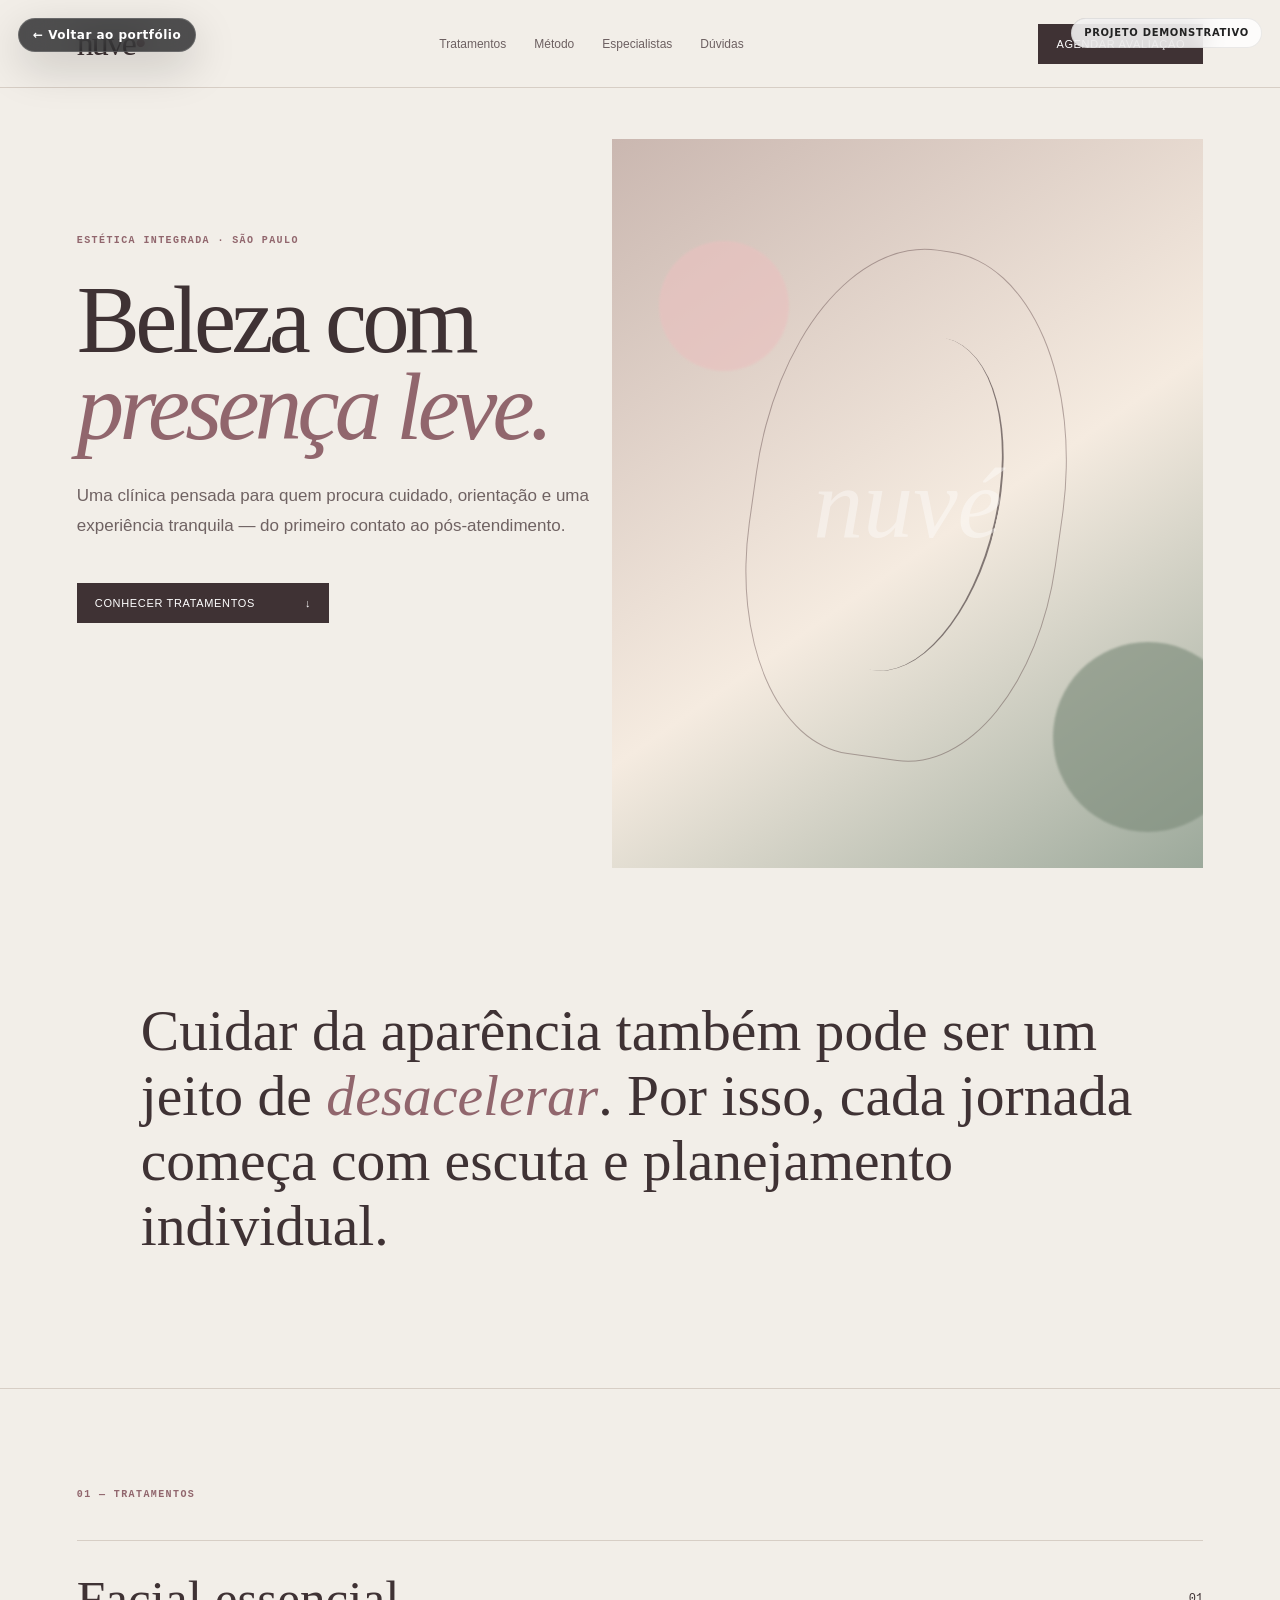
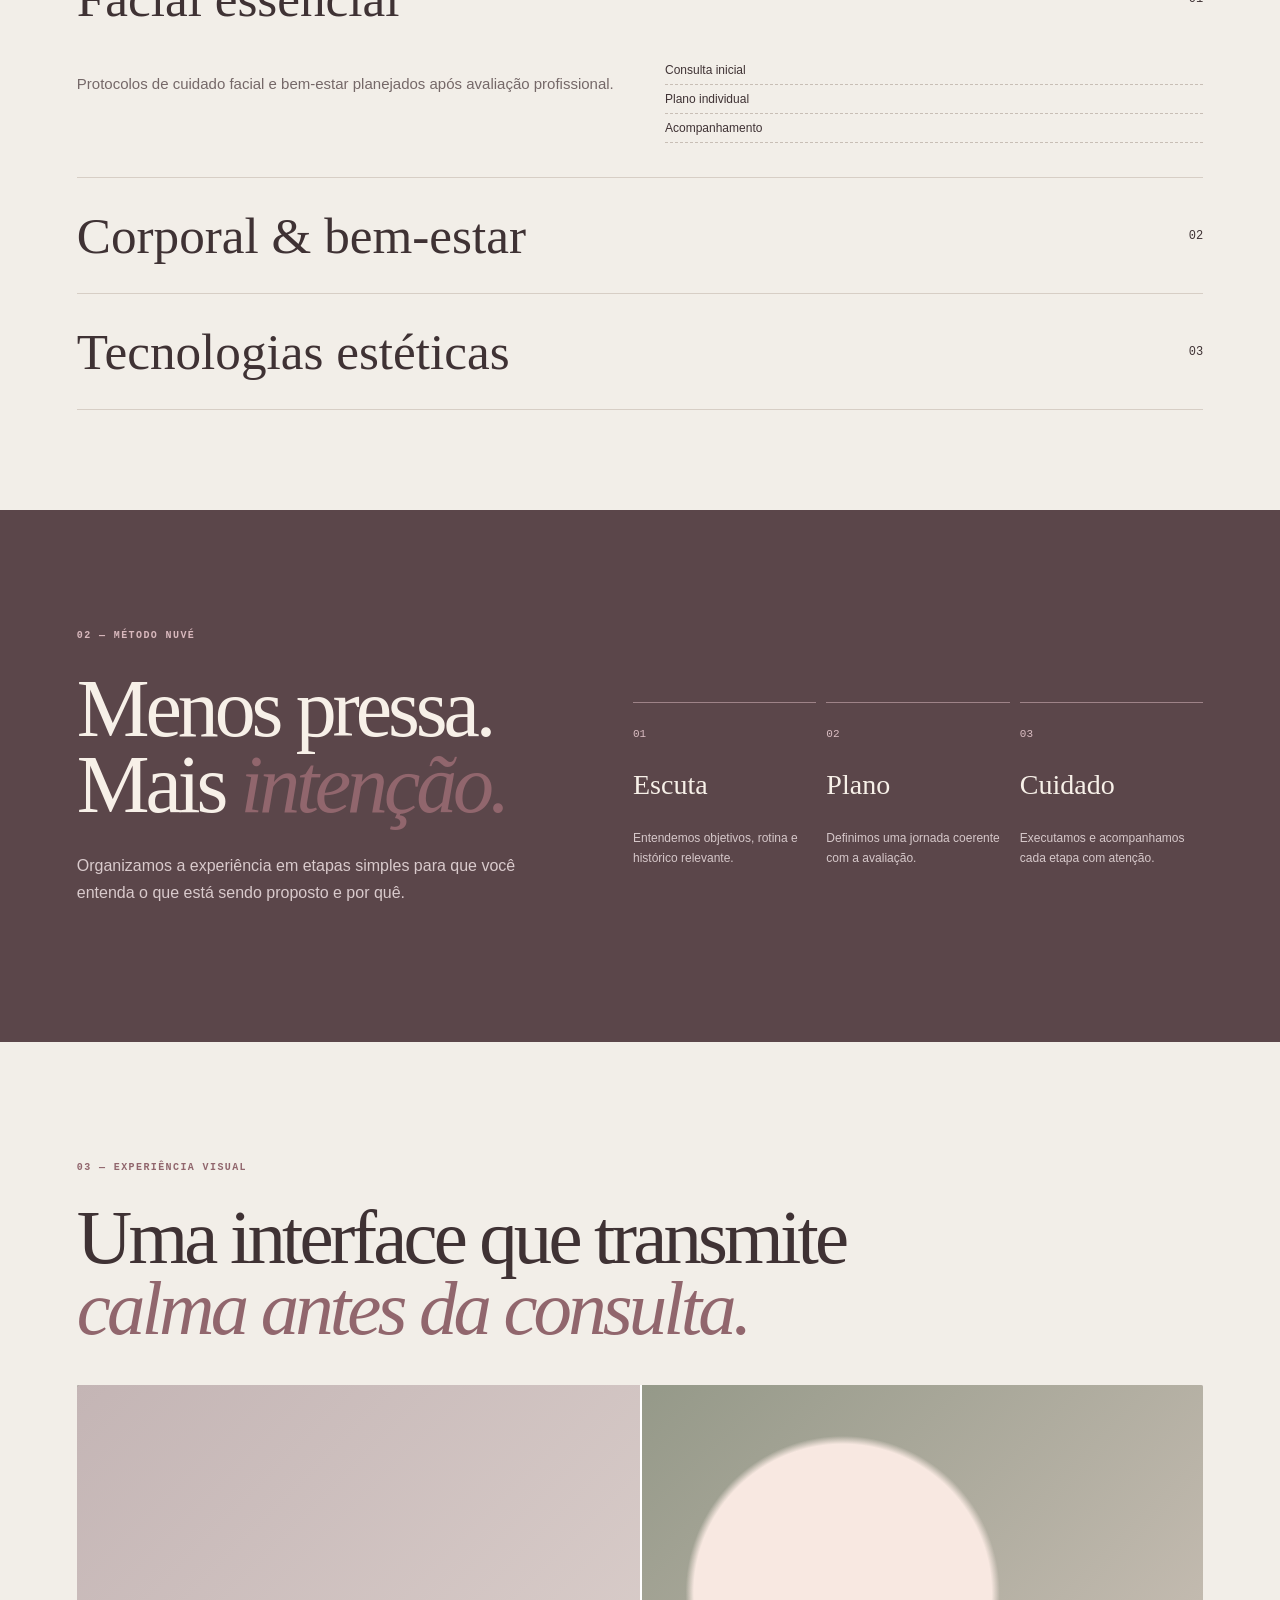
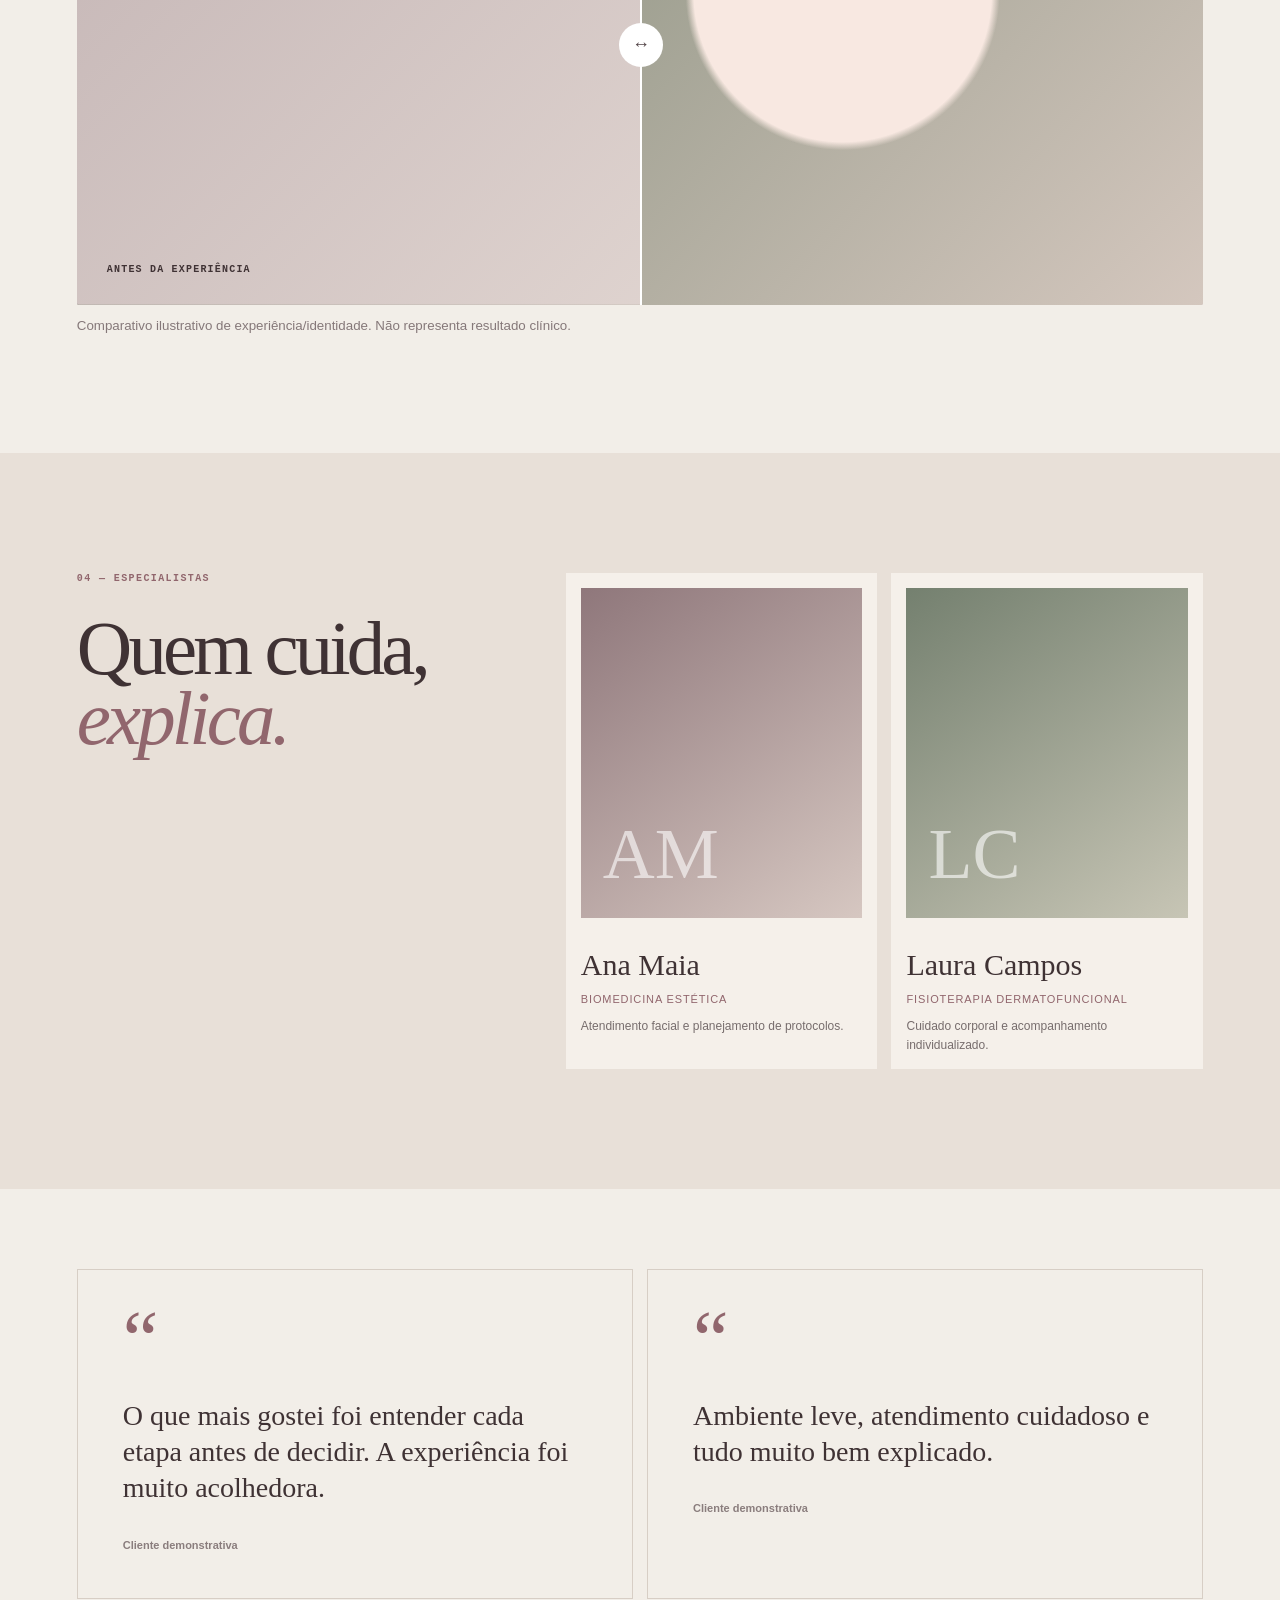
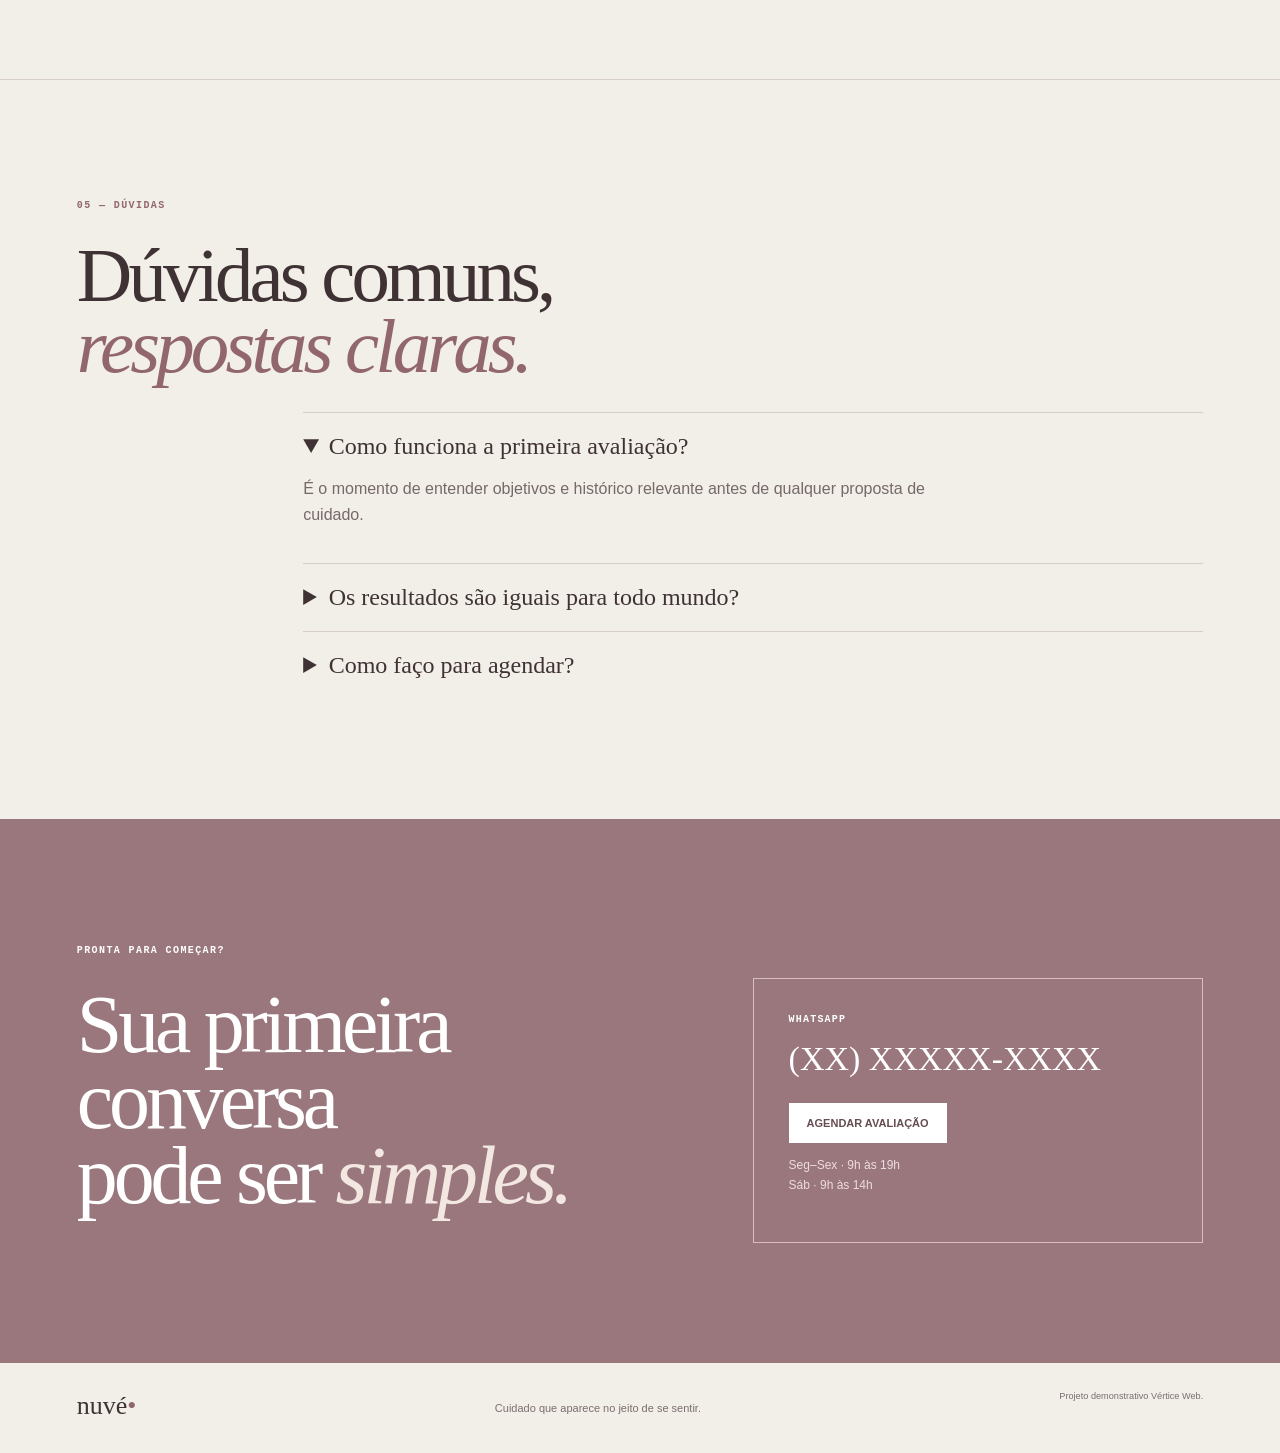
<file: projetos/nuve/index.html>
<!doctype html><html lang="pt-BR"><head><meta charset="utf-8"><meta name="viewport" content="width=device-width,initial-scale=1"><title>Nuvé — Clínica de Estética</title><link rel="stylesheet" href="../shared/base.css"><link rel="stylesheet" href="styles.css"></head><body><a class="portfolio-back" href="../../index.html#clientes">← Voltar ao portfólio</a><div class="demo-note">Projeto demonstrativo</div>
<header><a class="logo" href="#top">nuvé<span>•</span></a><nav><a href="#tratamentos">Tratamentos</a><a href="#metodo">Método</a><a href="#equipe">Especialistas</a><a href="#faq">Dúvidas</a></nav><a class="book" href="#agenda">Agendar avaliação</a><button class="nuve-menu" aria-label="Abrir menu">Menu</button></header><aside class="nuve-drawer"><button aria-label="Fechar menu">×</button><a href="#tratamentos">Tratamentos</a><a href="#metodo">Método</a><a href="#equipe">Especialistas</a><a href="#faq">Dúvidas</a><a href="#agenda">Agendar avaliação</a></aside>
<main id="top"><section class="hero"><div class="hero-copy reveal"><small>ESTÉTICA INTEGRADA · SÃO PAULO</small><h1>Beleza com<br><em>presença leve.</em></h1><p>Uma clínica pensada para quem procura cuidado, orientação e uma experiência tranquila — do primeiro contato ao pós-atendimento.</p><a href="#tratamentos">Conhecer tratamentos <span>↓</span></a></div><div class="portrait reveal"><div class="face-line"></div><div class="orb o1"></div><div class="orb o2"></div><p>nuvé</p></div></section>
<section class="manifest"><p class="reveal">Cuidar da aparência também pode ser um jeito de <em>desacelerar</em>. Por isso, cada jornada começa com escuta e planejamento individual.</p></section>
<section class="treatments" id="tratamentos"><div class="eyebrow">01 — TRATAMENTOS</div><div class="treatment-list">
<article class="treat open reveal"><button><span>Facial essencial</span><i>01</i></button><div><p>Protocolos de cuidado facial e bem-estar planejados após avaliação profissional.</p><ul><li>Consulta inicial</li><li>Plano individual</li><li>Acompanhamento</li></ul></div></article>
<article class="treat reveal"><button><span>Corporal & bem-estar</span><i>02</i></button><div><p>Experiências corporais voltadas a cuidado e conforto, sempre conforme indicação profissional.</p><ul><li>Avaliação</li><li>Rotina personalizada</li><li>Orientações</li></ul></div></article>
<article class="treat reveal"><button><span>Tecnologias estéticas</span><i>03</i></button><div><p>Tecnologias selecionadas de acordo com objetivos e critérios técnicos, sem promessas universais de resultado.</p><ul><li>Planejamento</li><li>Segurança</li><li>Revisões</li></ul></div></article>
</div></section>
<section class="method" id="metodo"><div class="method-copy reveal"><div class="eyebrow">02 — MÉTODO NUVÉ</div><h2>Menos pressa.<br>Mais <em>intenção.</em></h2><p>Organizamos a experiência em etapas simples para que você entenda o que está sendo proposto e por quê.</p></div><div class="steps"><article><b>01</b><h3>Escuta</h3><p>Entendemos objetivos, rotina e histórico relevante.</p></article><article><b>02</b><h3>Plano</h3><p>Definimos uma jornada coerente com a avaliação.</p></article><article><b>03</b><h3>Cuidado</h3><p>Executamos e acompanhamos cada etapa com atenção.</p></article></div></section>
<section class="compare"><div class="eyebrow">03 — EXPERIÊNCIA VISUAL</div><h2 class="reveal">Uma interface que transmite<br><em>calma antes da consulta.</em></h2><div class="slider reveal" id="slider"><div class="layer after"><span>DEPOIS DA EXPERIÊNCIA</span></div><div class="layer before" id="beforeLayer"><span>ANTES DA EXPERIÊNCIA</span></div><button id="sliderHandle" aria-label="Comparar experiência"><i></i></button></div><small>Comparativo ilustrativo de experiência/identidade. Não representa resultado clínico.</small></section>
<section class="team" id="equipe"><div class="team-title reveal"><div class="eyebrow">04 — ESPECIALISTAS</div><h2>Quem cuida,<br><em>explica.</em></h2></div><div class="team-cards"><article class="reveal"><div class="avatar a1">AM</div><h3>Ana Maia</h3><p>Biomedicina estética</p><span>Atendimento facial e planejamento de protocolos.</span></article><article class="reveal"><div class="avatar a2">LC</div><h3>Laura Campos</h3><p>Fisioterapia dermatofuncional</p><span>Cuidado corporal e acompanhamento individualizado.</span></article></div></section>
<section class="notes"><div class="note-card reveal"><span>“</span><p>O que mais gostei foi entender cada etapa antes de decidir. A experiência foi muito acolhedora.</p><b>Cliente demonstrativa</b></div><div class="note-card reveal"><span>“</span><p>Ambiente leve, atendimento cuidadoso e tudo muito bem explicado.</p><b>Cliente demonstrativa</b></div></section>
<section class="faq" id="faq"><div class="eyebrow">05 — DÚVIDAS</div><h2>Dúvidas comuns,<br><em>respostas claras.</em></h2><div class="faq-list"><details open><summary>Como funciona a primeira avaliação?</summary><p>É o momento de entender objetivos e histórico relevante antes de qualquer proposta de cuidado.</p></details><details><summary>Os resultados são iguais para todo mundo?</summary><p>Não. Cada pessoa responde de forma diferente; por isso, a clínica evita promessas padronizadas.</p></details><details><summary>Como faço para agendar?</summary><p>O atendimento é organizado por WhatsApp no número demonstrativo abaixo.</p></details></div></section>
<section class="agenda" id="agenda"><div class="reveal"><span>PRONTA PARA COMEÇAR?</span><h2>Sua primeira conversa<br>pode ser <em>simples.</em></h2></div><div class="agenda-box reveal"><small>WHATSAPP</small><b>(XX) XXXXX-XXXX</b><a href="#">AGENDAR AVALIAÇÃO</a><p>Seg–Sex · 9h às 19h<br>Sáb · 9h às 14h</p></div></section></main><footer><div>nuvé<span>•</span></div><p>Cuidado que aparece no jeito de se sentir.</p><small>Projeto demonstrativo Vértice Web.</small></footer><script src="../shared/base.js"></script><script src="script.js"></script></body></html>
</file>
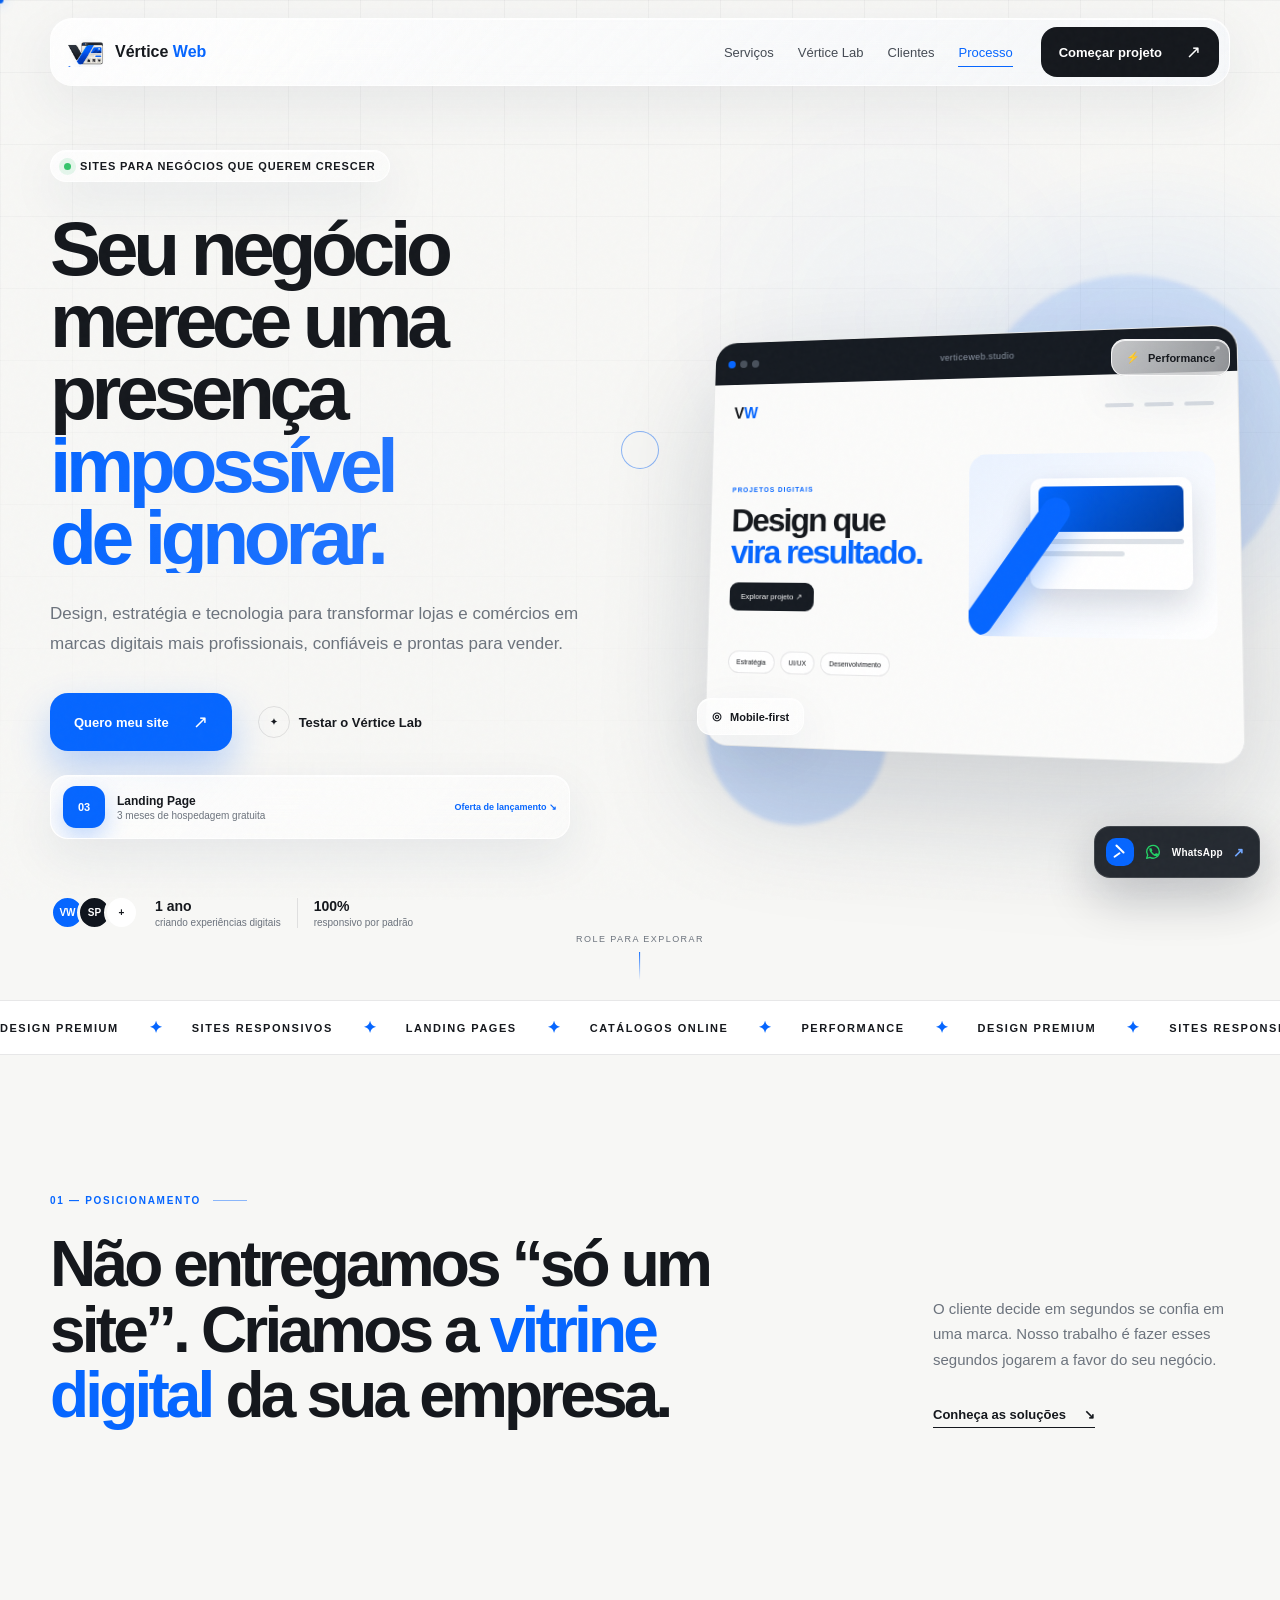
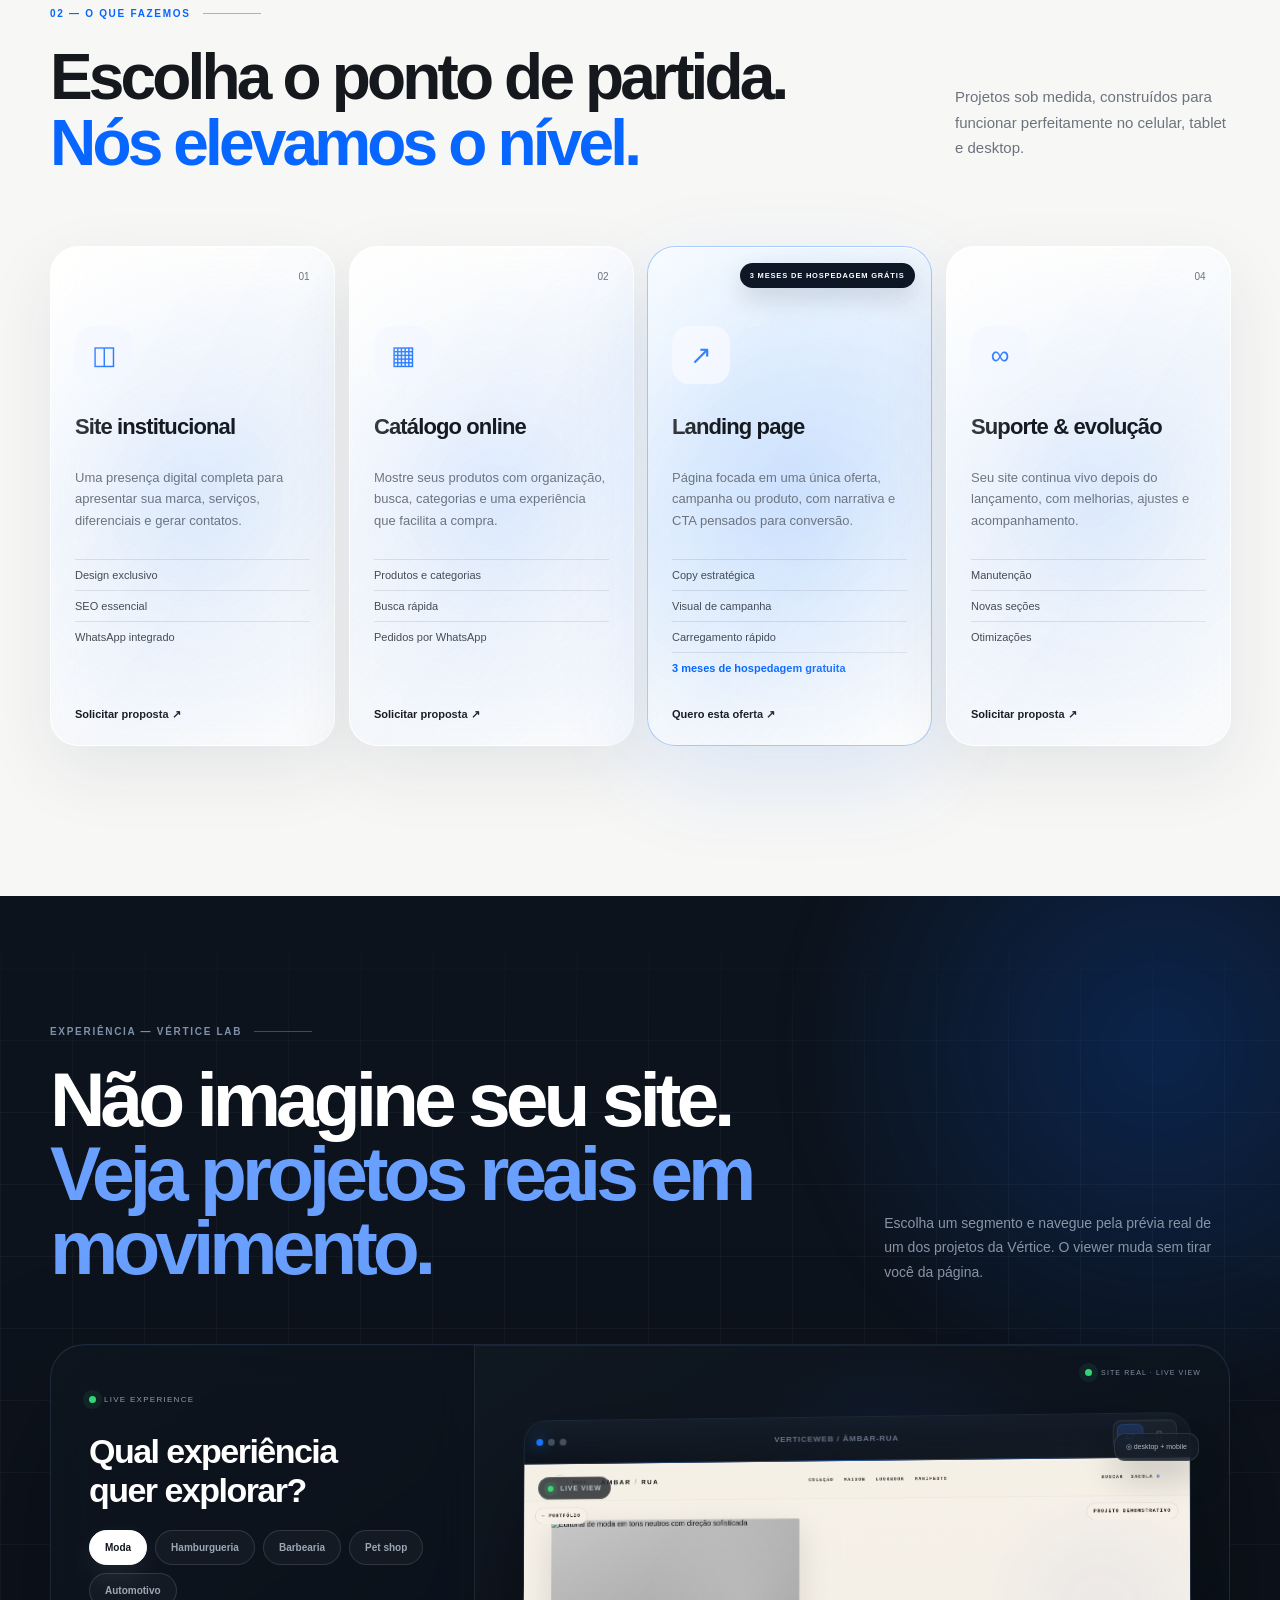
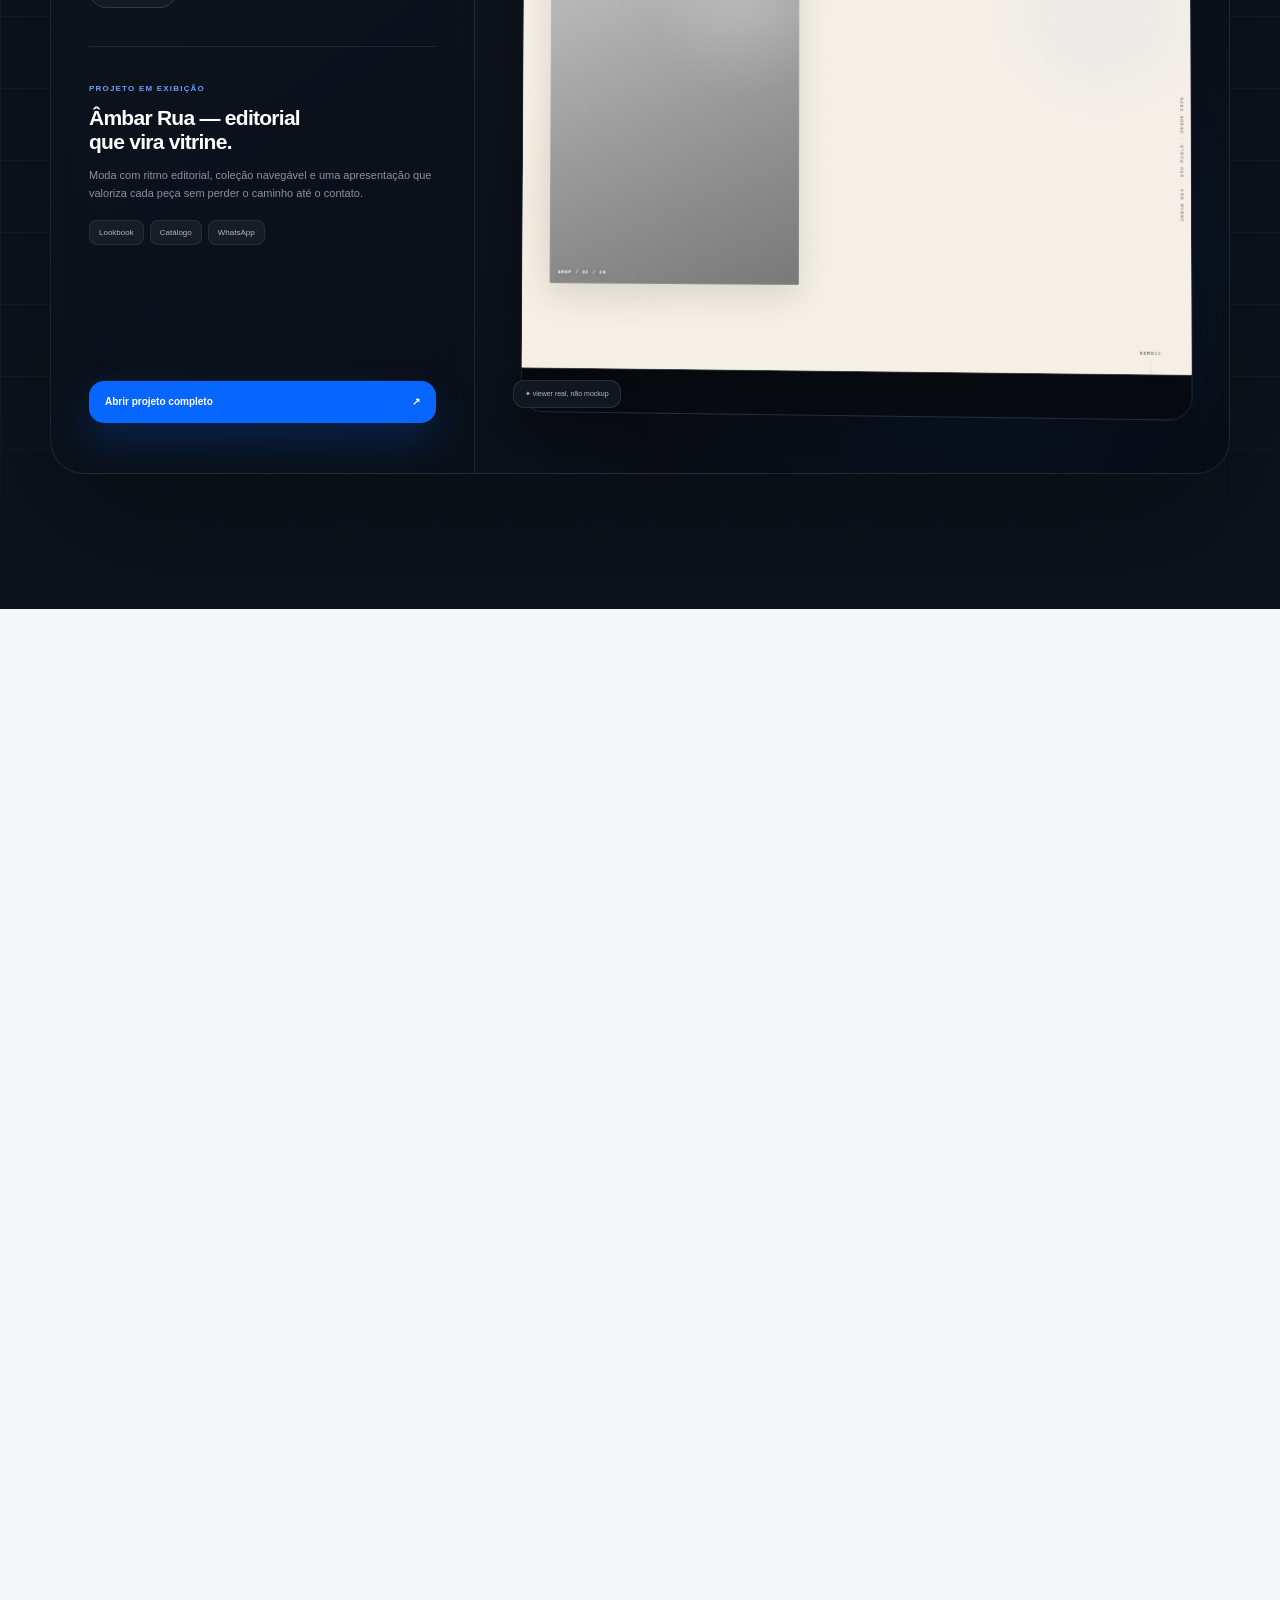
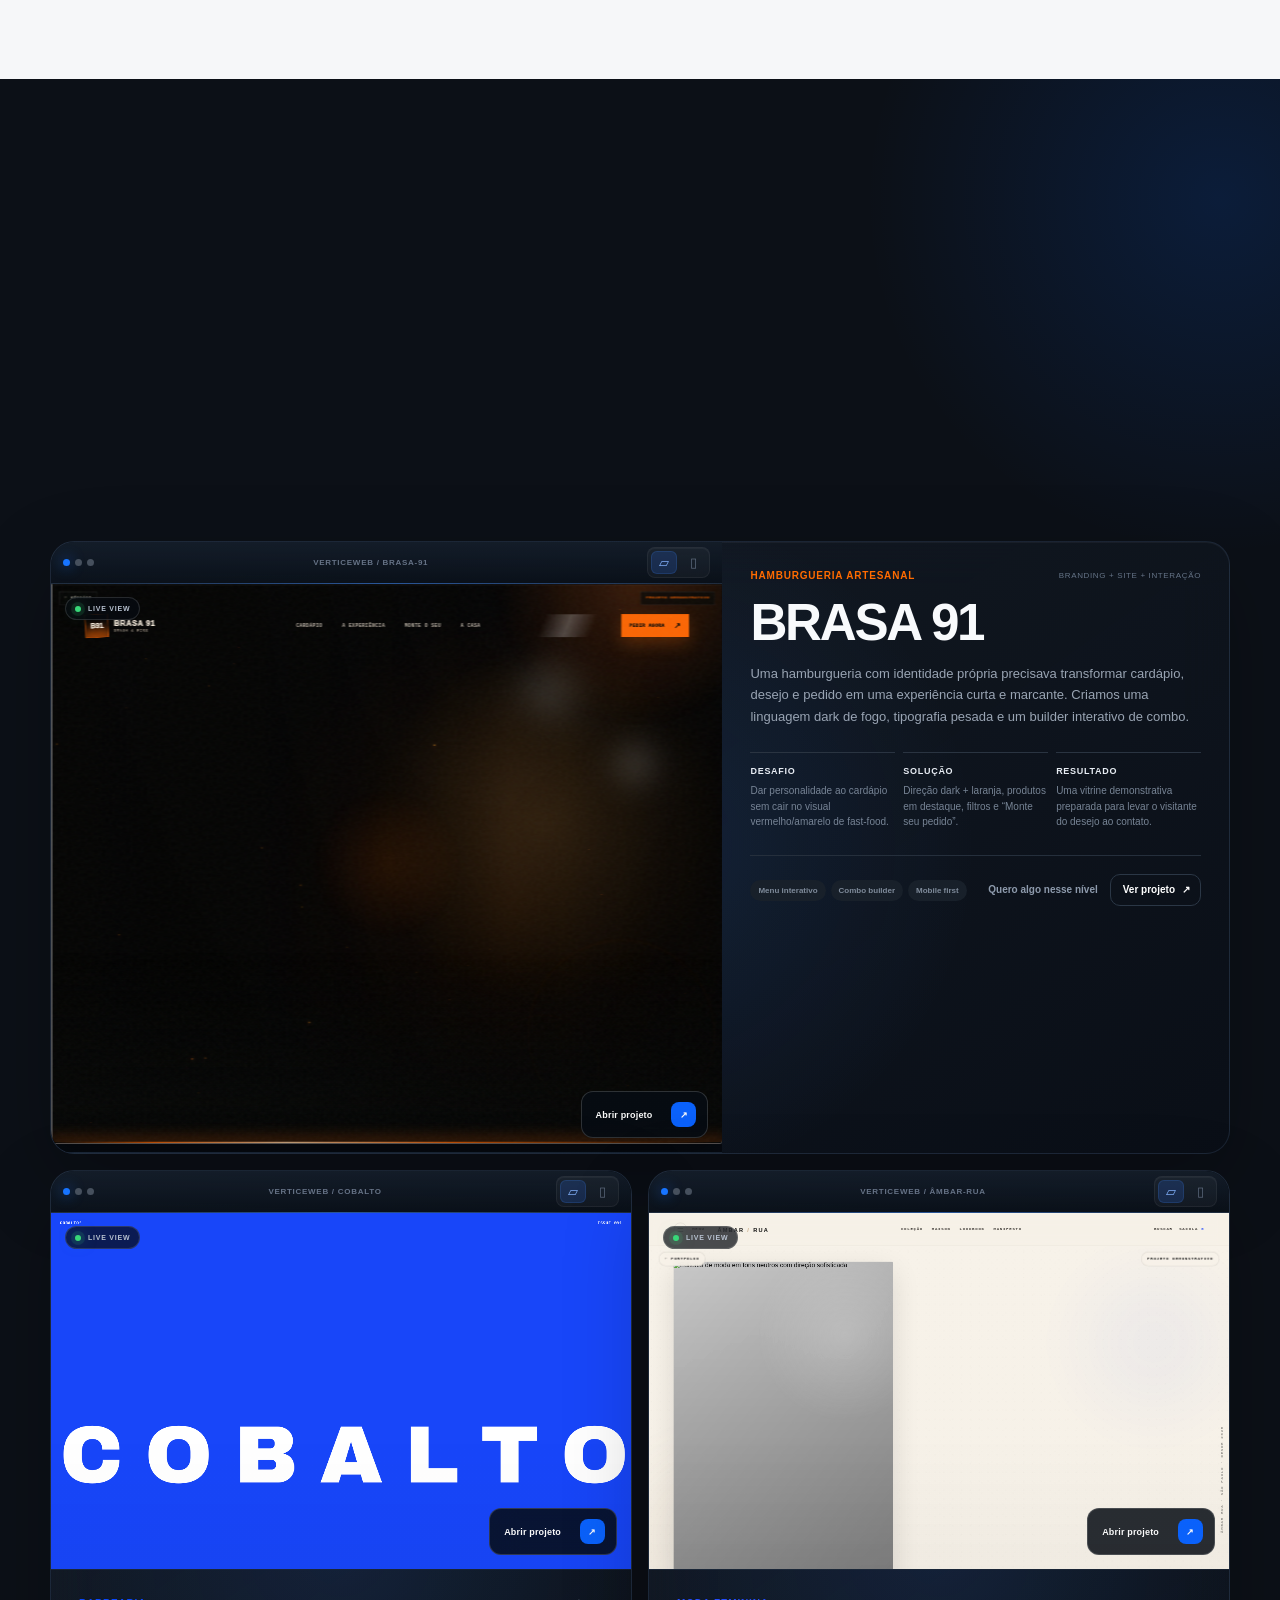
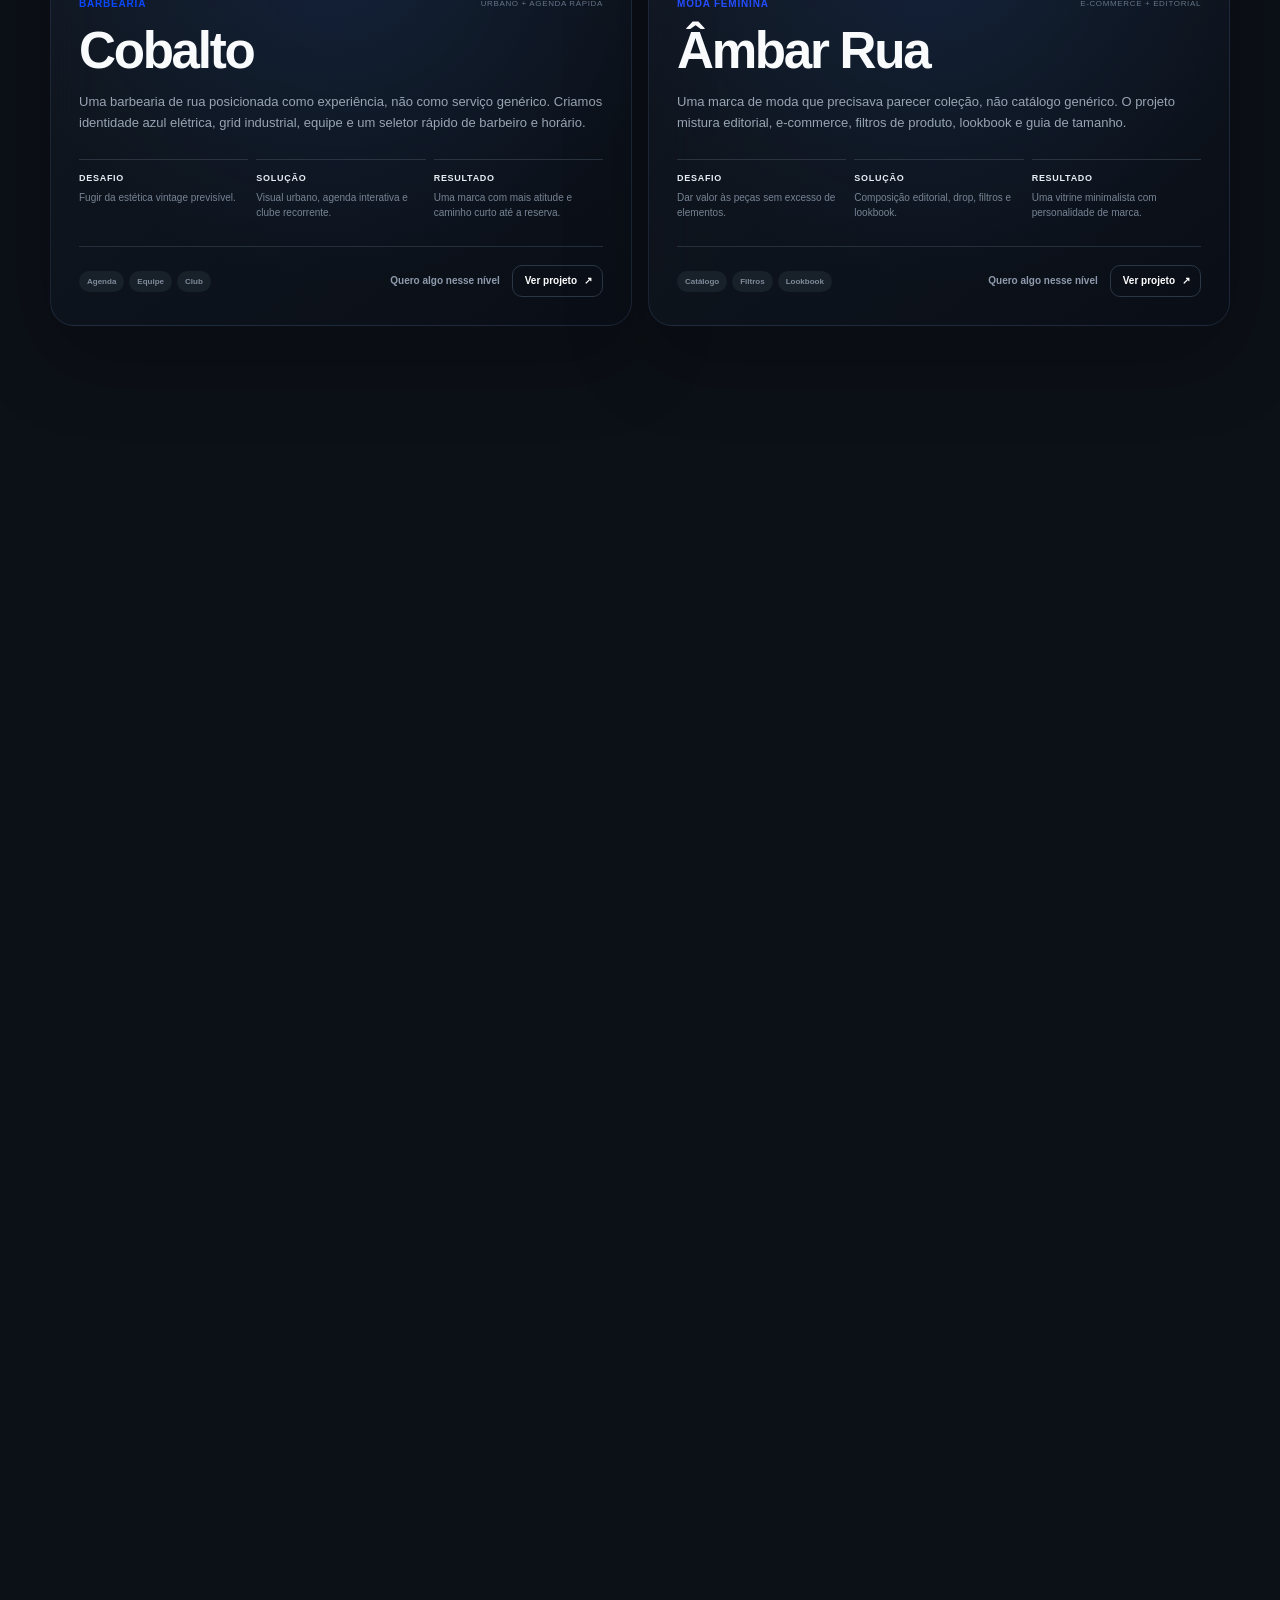
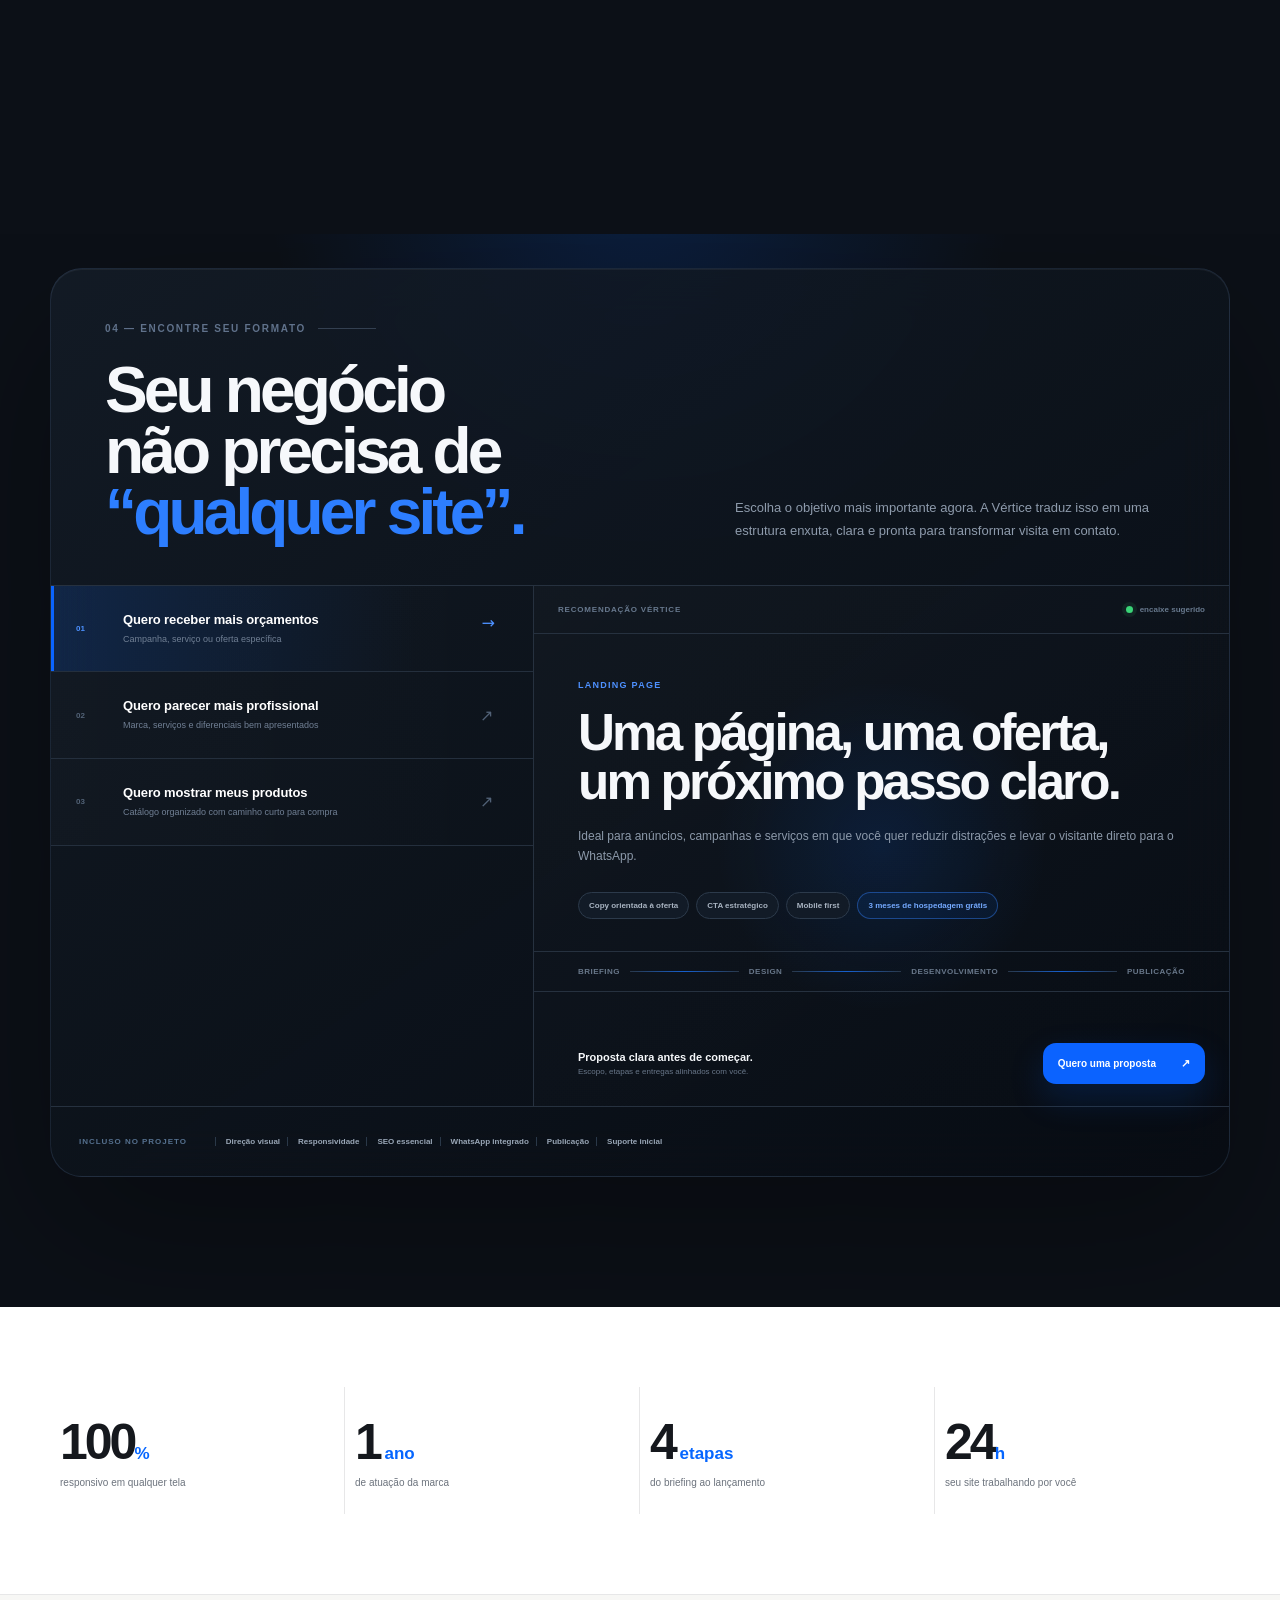
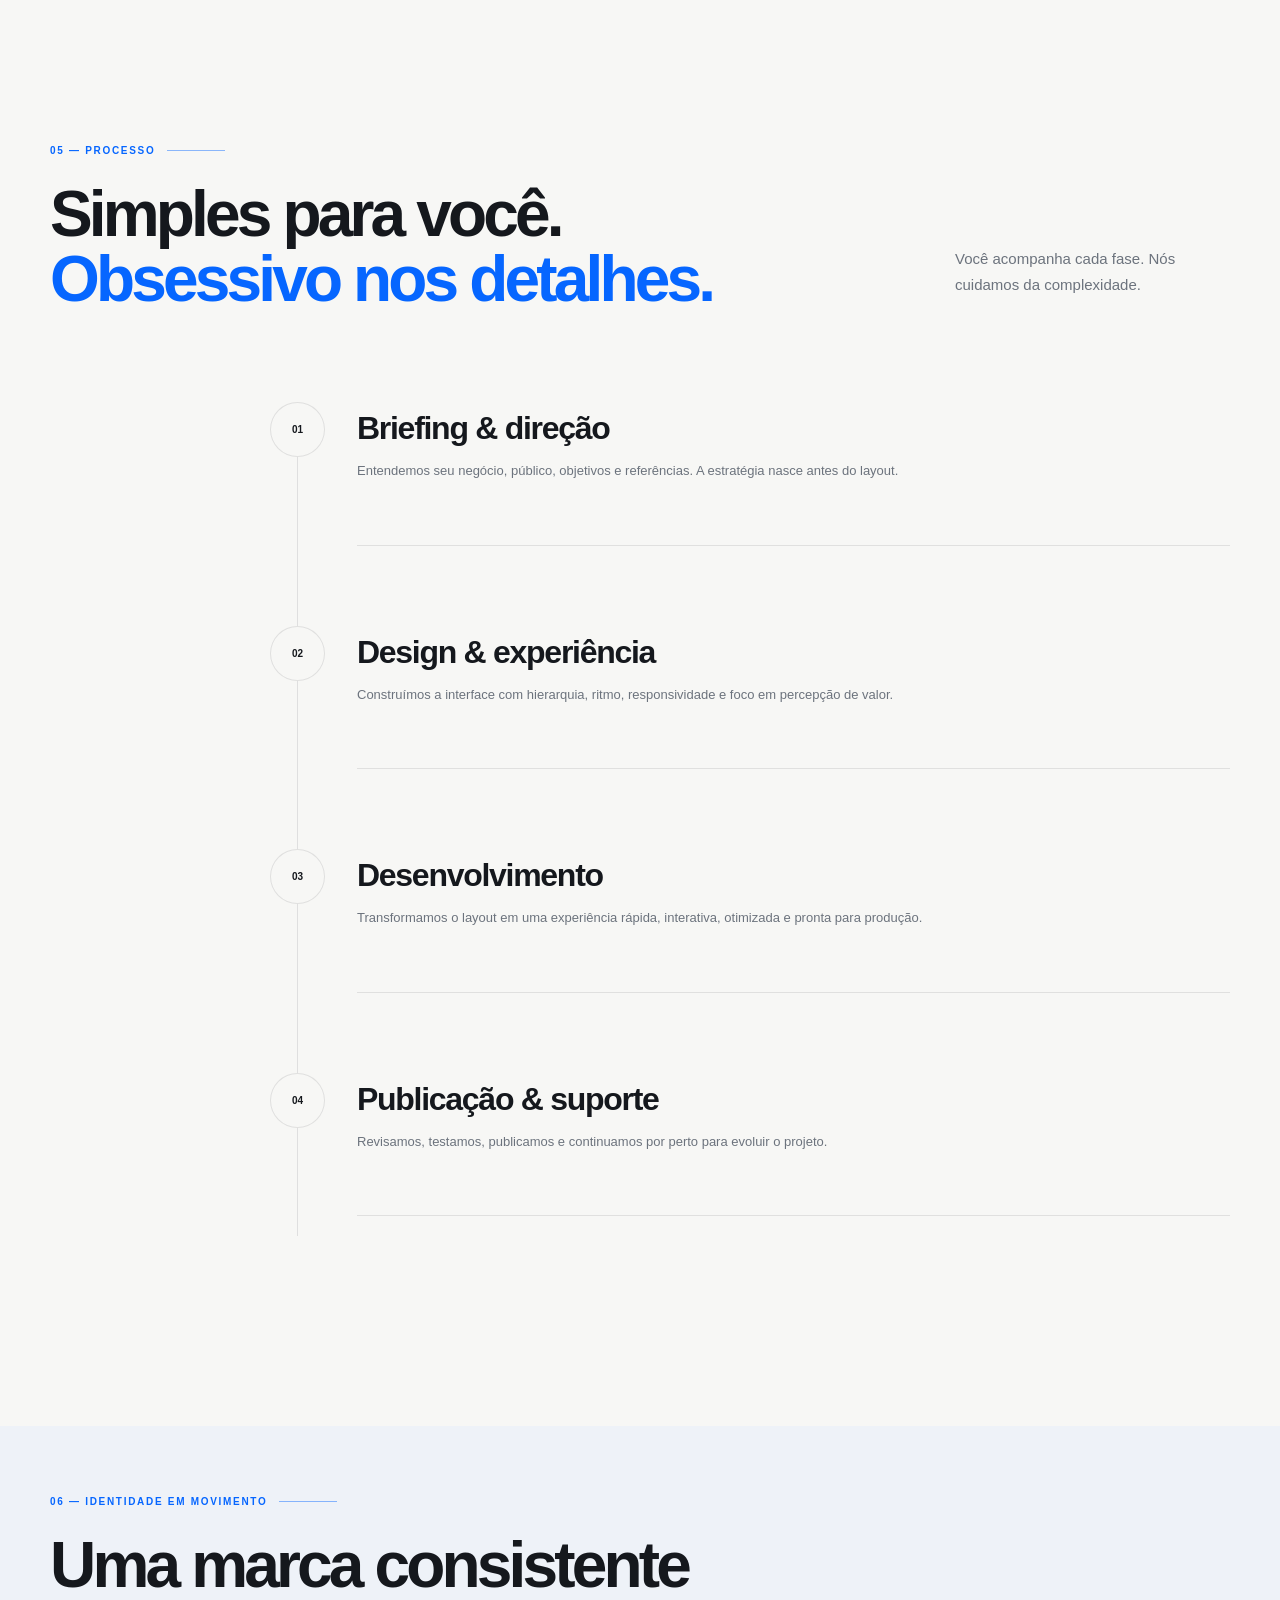
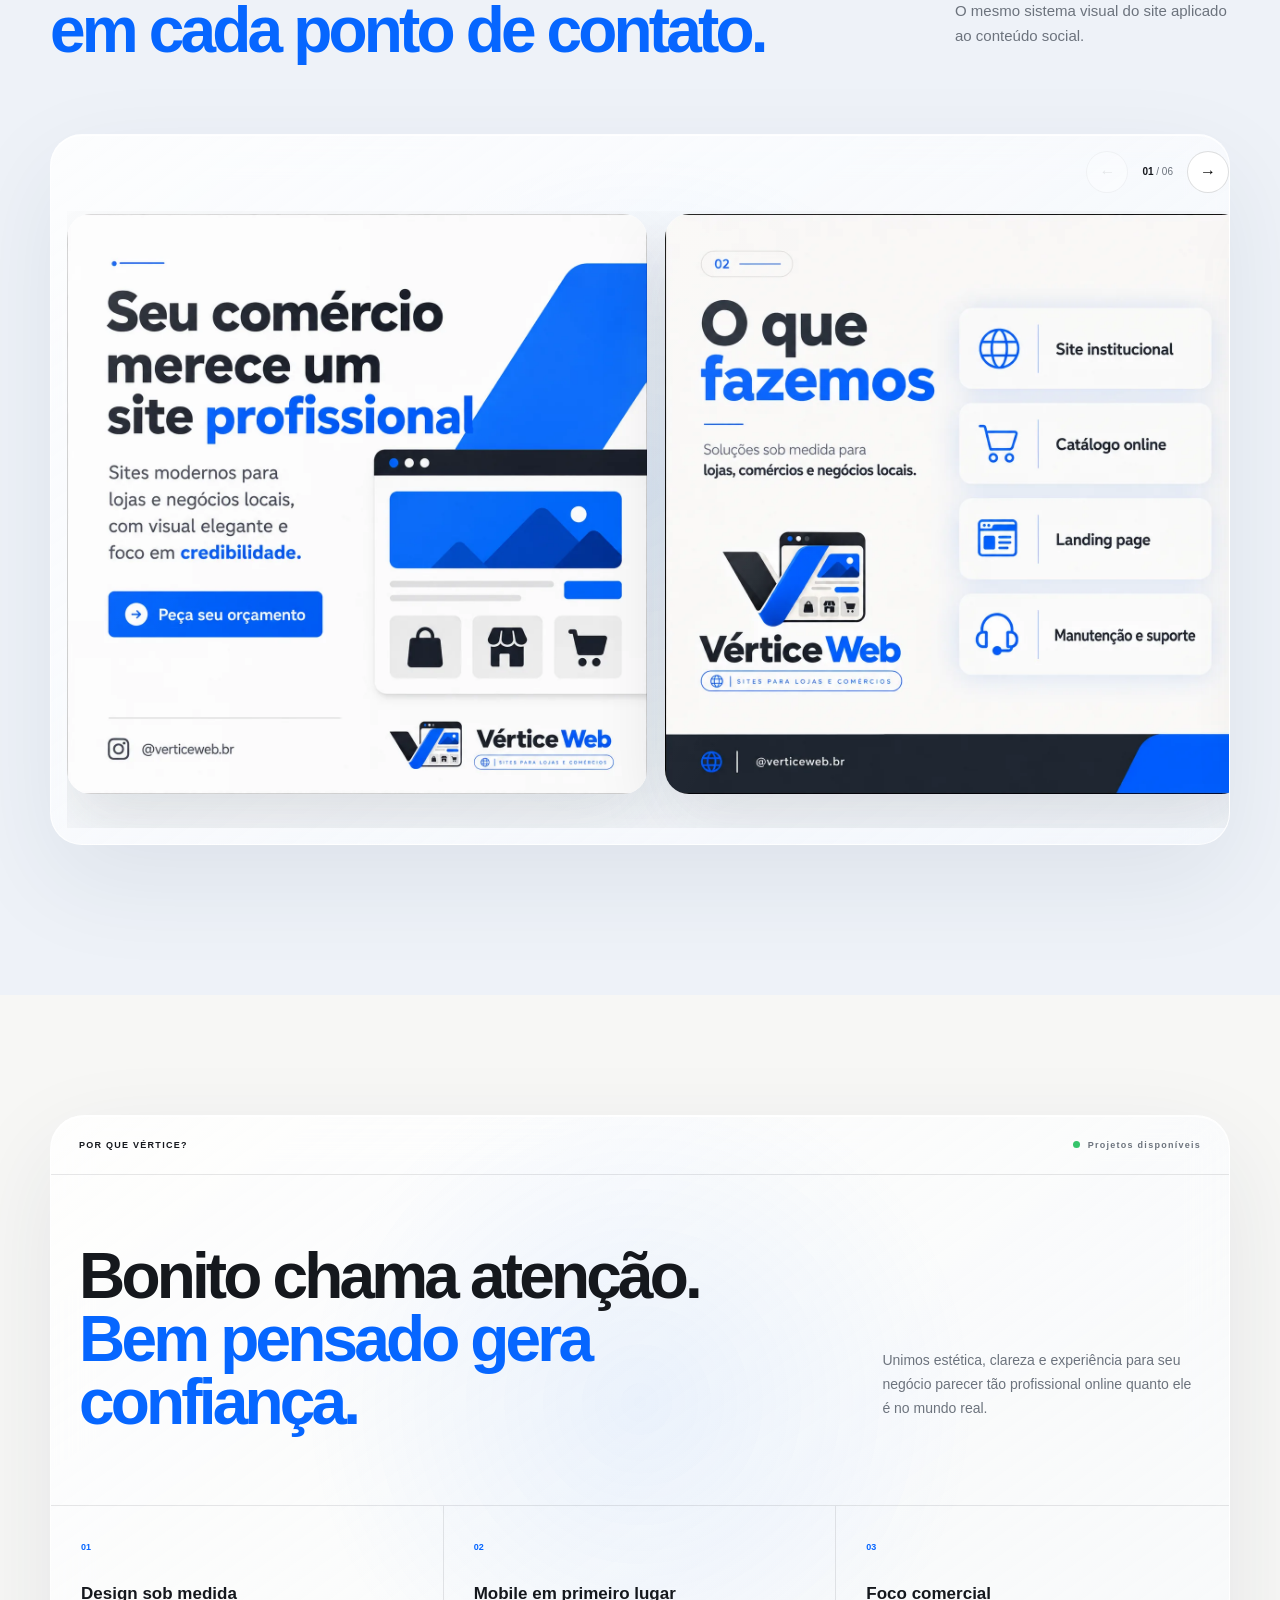
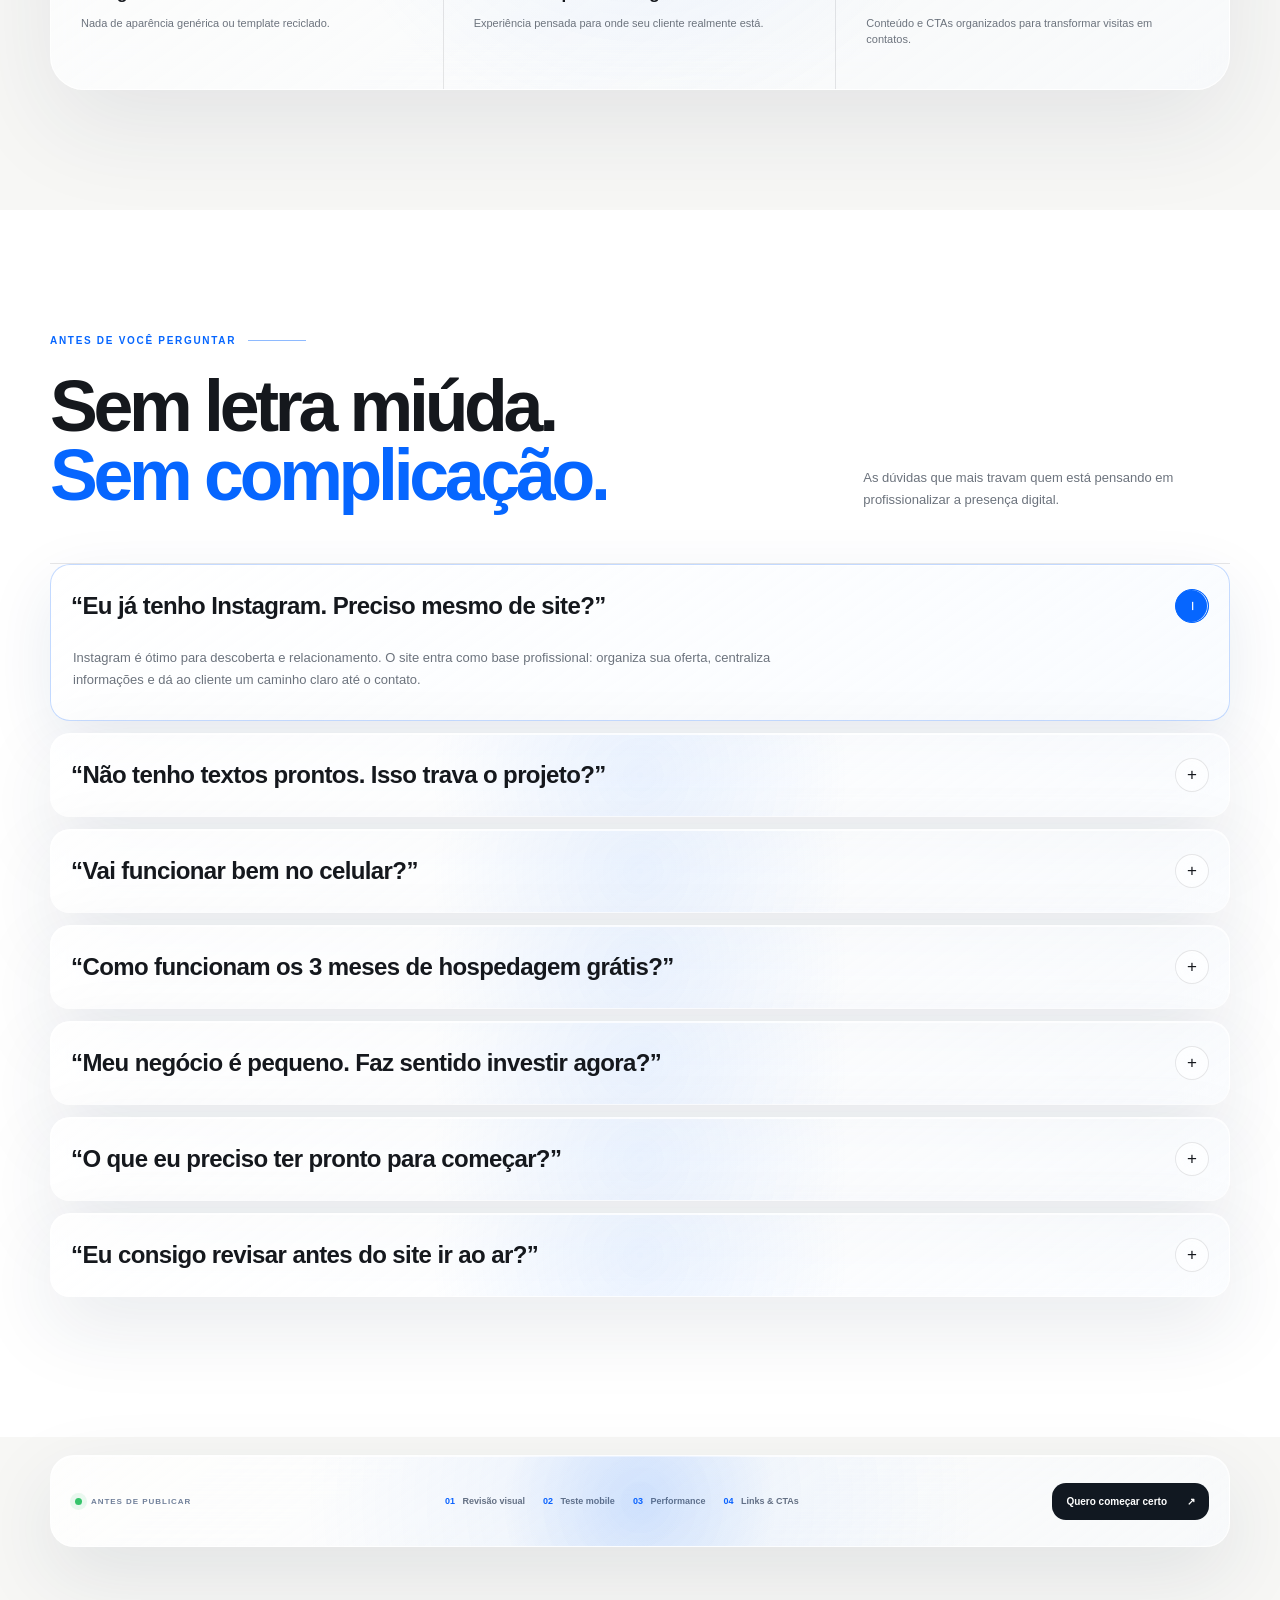
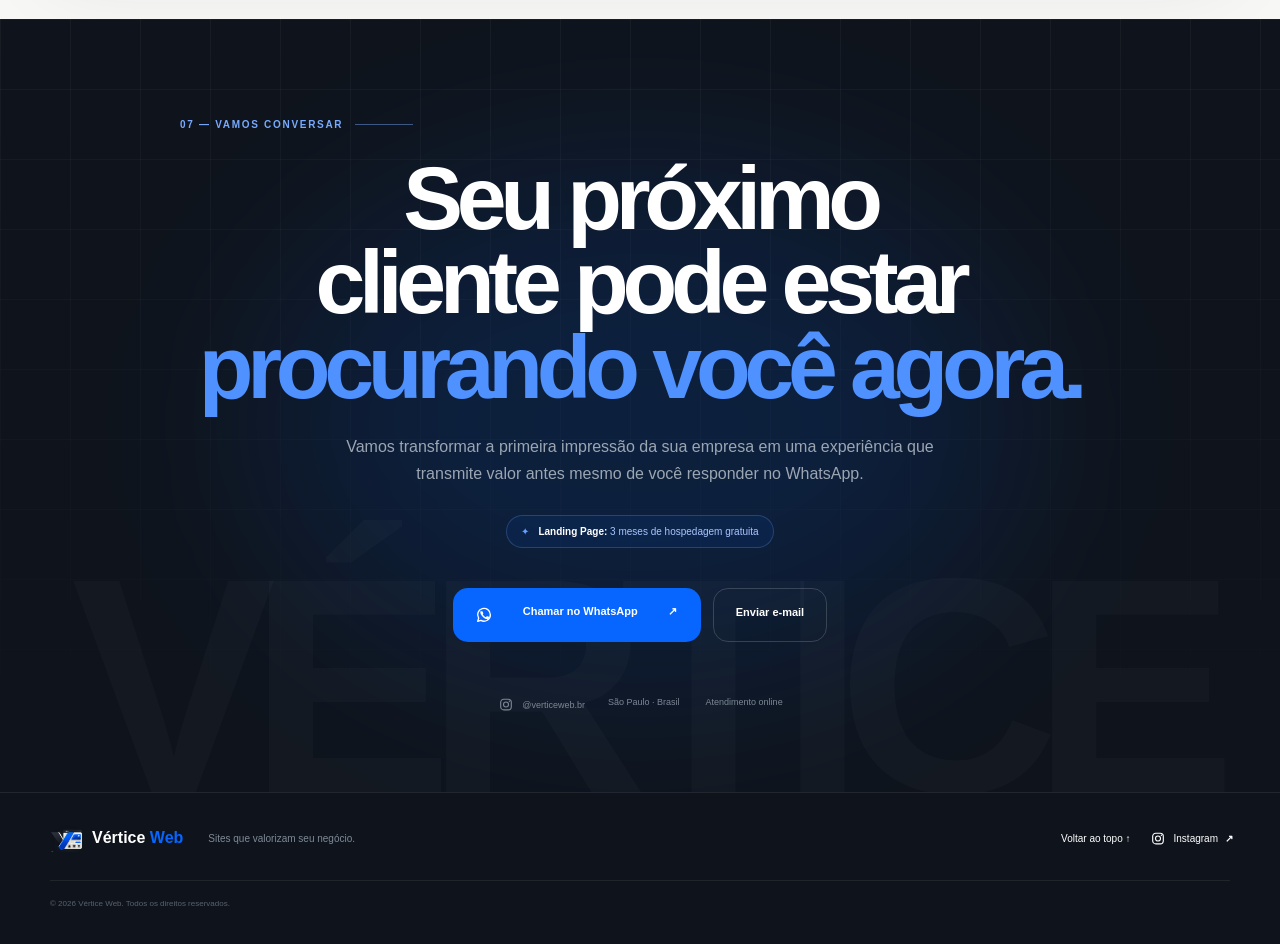
<file: vertice-web-v7-live-lab-polido/vertice-web-site/index.html>
<!DOCTYPE html>

<html lang="pt-BR">
<head>
<meta charset="utf-8"/>
<meta content="width=device-width, initial-scale=1.0" name="viewport"/>
<meta content="#f7f8fb" name="theme-color"/>
<meta content="Vértice Web — sites, landing pages e experiências digitais para lojas, comércios e negócios locais. Landing Page com 3 meses de hospedagem gratuita." name="description"/>
<title>Vértice Web — Sites que valorizam seu negócio</title>
<link as="image" href="assets/logo-icon.webp" rel="preload" type="image/webp"/>
<link href="assets/logo-icon.webp" rel="icon" type="image/webp"/>
<link href="styles.css" rel="stylesheet"/>
</head>
<body class="loader-active">
<div aria-hidden="true" class="noise"></div>
<div class="scroll-progress" id="scrollProgress"></div>
<div class="cursor-dot" id="cursorDot"></div>
<div class="cursor-ring" id="cursorRing"></div>
<div aria-label="Carregando Vértice Web" aria-live="polite" class="loader" id="loader" role="status">
<div aria-hidden="true" class="loader-grid"></div>
<div aria-hidden="true" class="loader-beam"></div>
<div aria-hidden="true" class="loader-lockup">
<div class="loader-logo-build">
<span class="loader-logo-slice slice-1"><img alt="" decoding="async" fetchpriority="high" src="assets/logo-icon.webp"/></span>
<span class="loader-logo-slice slice-2"><img alt="" decoding="async" fetchpriority="high" src="assets/logo-icon.webp"/></span>
<span class="loader-logo-slice slice-3"><img alt="" decoding="async" fetchpriority="high" src="assets/logo-icon.webp"/></span>
<span class="loader-logo-slice slice-4"><img alt="" decoding="async" fetchpriority="high" src="assets/logo-icon.webp"/></span>
<span class="loader-logo-slice slice-5"><img alt="" decoding="async" fetchpriority="high" src="assets/logo-icon.webp"/></span>
<span class="loader-logo-glow"></span>
</div>
<div class="loader-wordmark"><span>Vértice</span> <b>Web</b></div>
<div class="loader-status"><span>Construindo experiência</span><i></i><b id="loaderPercent">0%</b></div>
</div>
<div aria-hidden="true" class="loader-panel loader-panel-a"></div>
<div aria-hidden="true" class="loader-panel loader-panel-b"></div>
</div>
<header class="site-header" id="siteHeader">
<a aria-label="Vértice Web — início" class="brand" href="#top">
<img alt="Vértice Web" src="assets/logo-icon.webp"/>
<span class="brand-text">Vértice <b>Web</b></span>
</a>
<nav aria-label="Navegação principal" class="desktop-nav">
<a href="#servicos">Serviços</a>
<a href="#lab">Vértice Lab</a>
<a href="#clientes">Clientes</a>
<a href="#processo">Processo</a>
</nav>
<a class="pill-button magnetic" href="#contato"><span>Começar projeto</span><b>↗</b></a>
<button aria-controls="mobileMenu" aria-expanded="false" aria-label="Abrir menu" class="menu-toggle" id="menuToggle" type="button"><span></span><span></span></button>
</header>
<div aria-hidden="true" class="mobile-menu" id="mobileMenu">
<div class="mobile-menu-inner">
<a href="#servicos">Serviços <span>01</span></a>
<a href="#lab">Vértice Lab <span>02</span></a>
<a href="#clientes">Clientes <span>03</span></a>
<a href="#processo">Processo <span>04</span></a>
<a href="#portfolio">Conteúdo <span>05</span></a>
<a href="#contato">Contato <span>06</span></a>
</div>
</div>
<a aria-label="Conversar com a Vértice Web no WhatsApp" class="floating-contact magnetic" href="https://wa.me/5511925330433?text=Ol%C3%A1%21%20Vim%20pelo%20site%20da%20V%C3%A9rtice%20Web%20e%20quero%20entender%20qual%20site%20faz%20sentido%20para%20o%20meu%20neg%C3%B3cio." rel="noopener" target="_blank">
<span class="floating-contact-pulse"></span><svg aria-hidden="true" class="social-icon" fill="none" viewBox="0 0 24 24"><path d="M20.5 11.7a8.5 8.5 0 0 1-12.6 7.45L3.5 20.5l1.38-4.23A8.5 8.5 0 1 1 20.5 11.7Z" stroke="currentColor" stroke-linejoin="round" stroke-width="1.8"></path><path d="M8.1 7.55c.2-.45.42-.46.75-.47h.64c.2 0 .48.08.62.4l.9 2.08c.1.24.04.43-.07.62l-.46.68c-.13.18-.27.35-.11.63.16.28.72 1.2 1.56 1.94 1.08.95 1.98 1.25 2.27 1.39.28.14.45.12.62-.08l.95-1.13c.18-.21.38-.18.64-.08l2 .94c.28.13.47.2.54.32.07.12.07.7-.16 1.37-.23.67-1.33 1.28-1.83 1.36-.47.08-1.08.11-1.74-.1-.4-.13-.91-.3-1.56-.58a13.1 13.1 0 0 1-5.03-4.44c-.42-.6-1.55-2.06-1.55-3.94 0-.98.51-1.47.7-1.67.18-.2.4-.25.53-.25Z" fill="currentColor"></path></svg><strong>WhatsApp</strong><b>↗</b>
</a>
<main id="top">
<section class="hero section-pad" id="hero">
<div class="hero-glow" id="heroGlow"></div>
<div class="hero-copy reveal">
<div class="eyebrow"><span class="pulse-dot"></span> Sites para negócios que querem crescer</div>
<h1>Seu negócio merece uma presença <em>impossível de ignorar.</em></h1>
<p>Design, estratégia e tecnologia para transformar lojas e comércios em marcas digitais mais profissionais, confiáveis e prontas para vender.</p>
<div class="hero-actions">
<a class="primary-button magnetic" href="#contato"><span>Quero meu site</span><b>↗</b></a>
<a class="text-button" href="#lab"><span class="play">✦</span> Testar o Vértice Lab</a>
</div>
<a aria-label="Ver oferta de Landing Page" class="hero-offer" href="#servicos">
<span class="hero-offer-icon">03</span>
<span><b>Landing Page</b><small>3 meses de hospedagem gratuita</small></span>
<i>Oferta de lançamento ↘</i>
</a>
<div class="hero-proof">
<div class="mini-avatars"><span>VW</span><span>SP</span><span>+</span></div>
<div><strong>1 ano</strong><small>criando experiências digitais</small></div>
<div class="divider"></div>
<div><strong>100%</strong><small>responsivo por padrão</small></div>
</div>
</div>
<div class="hero-visual reveal delay-1" data-tilt="9">
<div class="orb orb-a"></div><div class="orb orb-b"></div>
<div aria-label="Prévia de um site moderno criado pela Vértice Web" class="browser-shell floating-card" role="img">
<div class="browser-top"><div class="browser-dots"><i></i><i></i><i></i></div><span>verticeweb.studio</span><b>↗</b></div>
<div class="browser-content">
<div class="mock-nav"><div class="mock-brand">V<span>W</span></div><div class="mock-links"><i></i><i></i><i></i></div></div>
<div class="mock-hero">
<div><small>PROJETOS DIGITAIS</small><h3>Design que<br/><span>vira resultado.</span></h3><button tabindex="-1" type="button">Explorar projeto ↗</button></div>
<div class="mock-object"><div class="mini-window"><div></div><span></span><span></span></div><div class="blue-ribbon"></div></div>
</div>
<div class="mock-strip"><span>Estratégia</span><span>UI/UX</span><span>Desenvolvimento</span></div>
</div>
</div>
<div class="float-chip chip-one">⚡ <span>Performance</span></div>
<div class="float-chip chip-two">◎ <span>Mobile-first</span></div>
</div>
<div class="scroll-cue"><span>Role para explorar</span><i></i></div>
</section>
<section aria-label="Competências" class="marquee-wrap">
<div class="marquee">
<div class="marquee-track">
<span>DESIGN PREMIUM</span><b>✦</b><span>SITES RESPONSIVOS</span><b>✦</b><span>LANDING PAGES</span><b>✦</b><span>CATÁLOGOS ONLINE</span><b>✦</b><span>PERFORMANCE</span><b>✦</b><span>DESIGN PREMIUM</span><b>✦</b><span>SITES RESPONSIVOS</span><b>✦</b><span>LANDING PAGES</span><b>✦</b><span>CATÁLOGOS ONLINE</span><b>✦</b><span>PERFORMANCE</span>
</div>
</div>
</section>
<section class="intro section-pad">
<div class="section-index reveal">01 — POSICIONAMENTO</div>
<div class="intro-grid">
<h2 class="reveal">Não entregamos “só um site”. Criamos a <span>vitrine digital</span> da sua empresa.</h2>
<div class="intro-side reveal delay-1">
<p>O cliente decide em segundos se confia em uma marca. Nosso trabalho é fazer esses segundos jogarem a favor do seu negócio.</p>
<a class="inline-link" href="#servicos">Conheça as soluções <b>↘</b></a>
</div>
</div>
</section>
<section class="services section-pad" id="servicos">
<div class="section-heading reveal">
<div><div class="section-index">02 — O QUE FAZEMOS</div><h2>Escolha o ponto de partida.<br/><span>Nós elevamos o nível.</span></h2></div>
<p>Projetos sob medida, construídos para funcionar perfeitamente no celular, tablet e desktop.</p>
</div>
<div class="service-grid">
<article class="service-card spotlight reveal glass-reactive"><div class="service-number">01</div><div class="service-icon">◫</div><h3>Site institucional</h3><p>Uma presença digital completa para apresentar sua marca, serviços, diferenciais e gerar contatos.</p><ul><li>Design exclusivo</li><li>SEO essencial</li><li>WhatsApp integrado</li></ul><a href="#contato">Solicitar proposta ↗</a></article>
<article class="service-card spotlight reveal delay-1 glass-reactive"><div class="service-number">02</div><div class="service-icon">▦</div><h3>Catálogo online</h3><p>Mostre seus produtos com organização, busca, categorias e uma experiência que facilita a compra.</p><ul><li>Produtos e categorias</li><li>Busca rápida</li><li>Pedidos por WhatsApp</li></ul><a href="#contato">Solicitar proposta ↗</a></article>
<article class="service-card service-card-featured spotlight reveal delay-2 glass-reactive"><div class="service-offer">3 MESES DE HOSPEDAGEM GRÁTIS</div><div class="service-number">03</div><div class="service-icon">↗</div><h3>Landing page</h3><p>Página focada em uma única oferta, campanha ou produto, com narrativa e CTA pensados para conversão.</p><ul><li>Copy estratégica</li><li>Visual de campanha</li><li>Carregamento rápido</li><li><strong>3 meses de hospedagem gratuita</strong></li></ul><a href="https://wa.me/5511925330433?text=Ol%C3%A1%21%20Quero%20saber%20mais%20sobre%20a%20Landing%20Page%20com%203%20meses%20de%20hospedagem%20gratuita." rel="noopener" target="_blank">Quero esta oferta ↗</a></article>
<article class="service-card spotlight reveal delay-3 glass-reactive"><div class="service-number">04</div><div class="service-icon">∞</div><h3>Suporte &amp; evolução</h3><p>Seu site continua vivo depois do lançamento, com melhorias, ajustes e acompanhamento.</p><ul><li>Manutenção</li><li>Novas seções</li><li>Otimizações</li></ul><a href="#contato">Solicitar proposta ↗</a></article>
</div>
</section>
<section class="lab-section section-pad" id="lab">
<div class="lab-heading reveal">
<div>
<div class="section-index light">EXPERIÊNCIA — VÉRTICE LAB</div>
<h2>Não imagine seu site.<br/><span>Veja projetos reais em movimento.</span></h2>
</div>
<p>Escolha um segmento e navegue pela prévia real de um dos projetos da Vértice. O viewer muda sem tirar você da página.</p>
</div>
<div class="lab-shell reveal glass-reactive" id="labShell">
<div class="lab-controls">
<div class="lab-kicker"><i></i> LIVE EXPERIENCE</div>
<h3>Qual experiência quer explorar?</h3>
<div aria-label="Projetos por segmento" class="lab-options" role="tablist">
<button aria-selected="true" class="lab-option active" data-lab="moda" role="tab" type="button">Moda</button>
<button aria-selected="false" class="lab-option" data-lab="burger" role="tab" type="button">Hamburgueria</button>
<button aria-selected="false" class="lab-option" data-lab="barbearia" role="tab" type="button">Barbearia</button>
<button aria-selected="false" class="lab-option" data-lab="pet" role="tab" type="button">Pet shop</button>
<button aria-selected="false" class="lab-option" data-lab="auto" role="tab" type="button">Automotivo</button>
</div>
<div class="lab-insight">
<small>PROJETO EM EXIBIÇÃO</small>
<h4 id="labStrategy">Âmbar Rua — editorial que vira vitrine.</h4>
<p id="labReason">Moda com ritmo editorial, coleção navegável e uma apresentação que valoriza cada peça sem perder o caminho até o contato.</p>
<div class="lab-benefits" id="labBenefits"><span>Lookbook</span><span>Catálogo</span><span>WhatsApp</span></div>
</div>
<a class="lab-cta magnetic" href="projetos/ambar-rua/index.html" id="labProjectLink">Abrir projeto completo <b>↗</b></a>
</div>
<div class="lab-stage" id="labStage">
<div class="lab-ambient"></div>
<div class="lab-live"><i></i> SITE REAL · LIVE VIEW</div>
<div class="lab-live-viewer" data-view="desktop" id="labBrowser">
<div class="live-browser-head">
<div aria-hidden="true" class="live-browser-dots"><i></i><i></i><i></i></div>
<span class="live-browser-url" id="labUrl">verticeweb / âmbar-rua</span>
<div aria-label="Visualização do Vértice Lab" class="live-device-switch" role="group">
<button aria-pressed="true" class="is-active" data-lab-device="desktop" title="Desktop" type="button">▱</button>
<button aria-pressed="false" data-lab-device="mobile" title="Mobile" type="button">▯</button>
</div>
</div>
<div class="lab-live-stage">
<img alt="Prévia do projeto Âmbar Rua" class="lab-live-poster" decoding="async" id="labPoster" src="assets/previews/ambar-rua.webp"/>
<div class="live-loader" id="labLoader"><span></span><small>Carregando projeto</small></div>
<iframe id="labFrame" loading="lazy" tabindex="-1" title="Preview ao vivo de Âmbar Rua"></iframe>
<div aria-hidden="true" class="live-scan"></div>
<span class="live-badge"><i></i> LIVE VIEW</span>
</div>
</div>
<div class="lab-note note-a">✦ viewer real, não mockup</div>
<div class="lab-note note-b">◎ desktop + mobile</div>
</div>
</div>
</section>
<section class="conversion-strip section-pad">
<div class="conversion-head reveal">
<div class="section-index">POR QUE ISSO IMPORTA</div>
<h2><span class="platform-line platform-instagram"><svg aria-hidden="true" class="platform-icon" fill="none" viewBox="0 0 24 24"><rect height="17" rx="5" stroke="currentColor" stroke-width="1.8" width="17" x="3.5" y="3.5"></rect><circle cx="12" cy="12" r="4" stroke="currentColor" stroke-width="1.8"></circle><circle cx="17.4" cy="6.7" fill="currentColor" r="1.1"></circle></svg>O Instagram chama atenção.</span><br/><span>Seu site sustenta a confiança.</span></h2>
</div>
<div class="conversion-grid">
<article class="conversion-card reveal"><b>01</b><h3>Você deixa de depender só do feed</h3><p>Um endereço próprio organiza sua marca, sua oferta e seus contatos em um lugar que você controla.</p></article>
<article class="conversion-card reveal delay-1"><b>02</b><h3><svg aria-hidden="true" class="platform-icon" fill="none" viewBox="0 0 24 24"><path d="M20.5 11.7a8.5 8.5 0 0 1-12.6 7.45L3.5 20.5l1.38-4.23A8.5 8.5 0 1 1 20.5 11.7Z" stroke="currentColor" stroke-width="1.8"></path><path d="M8.2 7.7c.3-.5.5-.5.9-.5h.5c.3 0 .5.1.6.4l.8 1.9c.1.3.1.5-.1.7l-.4.6c-.1.2-.2.4-.1.6.2.3.8 1.3 1.6 2 .9.8 1.8 1.2 2.2 1.3.3.1.5.1.7-.1l.9-1.1c.2-.2.4-.2.7-.1l1.9.9c.3.1.5.2.5.4.1.1 0 .7-.2 1.3-.2.6-1.2 1.2-1.8 1.3-.6.1-1.2.1-2-.2-1.1-.4-2.5-.9-4.2-2.4-1.4-1.2-2.4-2.7-2.7-3.2-.4-.6-1.3-1.9-1.3-3.5 0-.9.5-1.4.7-1.6.2-.2.4-.2.6-.2Z" fill="currentColor"></path></svg>Menos caminho até o WhatsApp</h3><p>CTAs claros e páginas objetivas ajudam o visitante a entender o próximo passo sem ficar procurando informação.</p></article>
<article class="conversion-card reveal delay-2"><b>03</b><h3>Mais percepção de valor</h3><p>Design consistente, domínio profissional e experiência rápida fazem sua empresa parecer mais preparada.</p></article>
<article class="conversion-card conversion-card-blue reveal delay-3"><b>04</b><h3>Landing Page com vantagem real</h3><p>Ao contratar a Landing Page, os <strong>3 primeiros meses de hospedagem são gratuitos.</strong></p><a href="#contato">Aproveitar benefício ↗</a></article>
</div>
</section>
<section class="client-work section-pad" id="clientes">
<div class="client-work-heading reveal">
<div>
<div class="section-index">03 — PROJETOS SELECIONADOS</div>
<div class="demo-label"><i></i> DEMOS NAVEGÁVEIS · PROJETOS CONCEITO</div>
<h2>Projetos que parecem <span>marcas de verdade.</span></h2>
</div>
<div class="client-work-intro">
<p>Cinco projetos, cinco linguagens e nenhuma aparência de template reciclado. Cada experiência mostra como a Vértice adapta estratégia, identidade, conteúdo e interação ao segmento.</p>
<div class="client-capabilities"><span>Branding</span><span>UI/UX</span><span>Mobile</span><span>Interações</span><span>Conversão</span></div>
</div>
</div>
<div class="project-grid">
<article class="project-card project-wide reveal glass-reactive" style="--project-accent:#ff6b00;--project-soft:#27140b">
<div aria-label="Preview ao vivo do projeto BRASA 91" class="project-shot project-live" data-live-viewer="" data-src="projetos/brasa91/index.html" data-view="desktop">
<div class="live-browser-head">
<div aria-hidden="true" class="live-browser-dots"><i></i><i></i><i></i></div>
<span class="live-browser-url">verticeweb / brasa-91</span>
<div aria-label="Visualização de BRASA 91" class="live-device-switch" role="group">
<button aria-pressed="true" class="is-active" data-device="desktop" title="Desktop" type="button">▱</button>
<button aria-pressed="false" data-device="mobile" title="Mobile" type="button">▯</button>
</div>
</div>
<div class="live-stage"><img alt="" aria-hidden="true" class="live-poster" decoding="async" loading="lazy" src="assets/previews/brasa91.webp"/>
<div class="live-loader"><span></span><small>Preparando experiência</small></div>
<iframe data-live-frame="" loading="lazy" tabindex="-1" title="Preview ao vivo de BRASA 91"></iframe>
<div aria-hidden="true" class="live-scan"></div>
<span class="live-badge"><i></i> LIVE VIEW</span>
<a aria-label="Abrir projeto BRASA 91" class="live-open" href="projetos/brasa91/index.html">Abrir projeto <b>↗</b></a>
</div>
</div>
<div class="project-body">
<div class="project-topline"><span>Hamburgueria artesanal</span><small>BRANDING + SITE + INTERAÇÃO</small></div>
<h3>BRASA 91</h3>
<p class="project-summary">Uma hamburgueria com identidade própria precisava transformar cardápio, desejo e pedido em uma experiência curta e marcante. Criamos uma linguagem dark de fogo, tipografia pesada e um builder interativo de combo.</p>
<div class="project-thinking"><div><b>Desafio</b><p>Dar personalidade ao cardápio sem cair no visual vermelho/amarelo de fast-food.</p></div><div><b>Solução</b><p>Direção dark + laranja, produtos em destaque, filtros e “Monte seu pedido”.</p></div><div><b>Resultado</b><p>Uma vitrine demonstrativa preparada para levar o visitante do desejo ao contato.</p></div></div>
<div class="project-footer"><div><span>Menu interativo</span><span>Combo builder</span><span>Mobile first</span></div><div class="project-actions"><a class="project-intent" href="#projeto-ideal">Quero algo nesse nível</a><a href="projetos/brasa91/index.html">Ver projeto <b>↗</b></a></div></div>
</div>
</article>
<article class="project-card reveal delay-1 glass-reactive" style="--project-accent:#0a48ff;--project-soft:#0b1728">
<div aria-label="Preview ao vivo do projeto Cobalto" class="project-shot project-live" data-live-viewer="" data-src="projetos/cobalto/index.html" data-view="desktop">
<div class="live-browser-head">
<div aria-hidden="true" class="live-browser-dots"><i></i><i></i><i></i></div>
<span class="live-browser-url">verticeweb / cobalto</span>
<div aria-label="Visualização de Cobalto" class="live-device-switch" role="group">
<button aria-pressed="true" class="is-active" data-device="desktop" title="Desktop" type="button">▱</button>
<button aria-pressed="false" data-device="mobile" title="Mobile" type="button">▯</button>
</div>
</div>
<div class="live-stage"><img alt="" aria-hidden="true" class="live-poster" decoding="async" loading="lazy" src="assets/previews/cobalto.webp"/>
<div class="live-loader"><span></span><small>Preparando experiência</small></div>
<iframe data-live-frame="" loading="lazy" tabindex="-1" title="Preview ao vivo de Cobalto"></iframe>
<div aria-hidden="true" class="live-scan"></div>
<span class="live-badge"><i></i> LIVE VIEW</span>
<a aria-label="Abrir projeto Cobalto" class="live-open" href="projetos/cobalto/index.html">Abrir projeto <b>↗</b></a>
</div>
</div>
<div class="project-body"><div class="project-topline"><span>Barbearia</span><small>URBANO + AGENDA RÁPIDA</small></div><h3>Cobalto</h3><p class="project-summary">Uma barbearia de rua posicionada como experiência, não como serviço genérico. Criamos identidade azul elétrica, grid industrial, equipe e um seletor rápido de barbeiro e horário.</p><div class="project-thinking"><div><b>Desafio</b><p>Fugir da estética vintage previsível.</p></div><div><b>Solução</b><p>Visual urbano, agenda interativa e clube recorrente.</p></div><div><b>Resultado</b><p>Uma marca com mais atitude e caminho curto até a reserva.</p></div></div><div class="project-footer"><div><span>Agenda</span><span>Equipe</span><span>Club</span></div><div class="project-actions"><a class="project-intent" href="#projeto-ideal">Quero algo nesse nível</a><a href="projetos/cobalto/index.html">Ver projeto <b>↗</b></a></div></div></div>
</article>
<article class="project-card reveal glass-reactive" style="--project-accent:#244dff;--project-soft:#d9c7ae">
<div aria-label="Preview ao vivo do projeto Âmbar Rua" class="project-shot project-live" data-live-viewer="" data-src="projetos/ambar-rua/index.html" data-view="desktop">
<div class="live-browser-head">
<div aria-hidden="true" class="live-browser-dots"><i></i><i></i><i></i></div>
<span class="live-browser-url">verticeweb / âmbar-rua</span>
<div aria-label="Visualização de Âmbar Rua" class="live-device-switch" role="group">
<button aria-pressed="true" class="is-active" data-device="desktop" title="Desktop" type="button">▱</button>
<button aria-pressed="false" data-device="mobile" title="Mobile" type="button">▯</button>
</div>
</div>
<div class="live-stage"><img alt="" aria-hidden="true" class="live-poster" decoding="async" loading="lazy" src="assets/previews/ambar-rua.webp"/>
<div class="live-loader"><span></span><small>Preparando experiência</small></div>
<iframe data-live-frame="" loading="lazy" tabindex="-1" title="Preview ao vivo de Âmbar Rua"></iframe>
<div aria-hidden="true" class="live-scan"></div>
<span class="live-badge"><i></i> LIVE VIEW</span>
<a aria-label="Abrir projeto Âmbar Rua" class="live-open" href="projetos/ambar-rua/index.html">Abrir projeto <b>↗</b></a>
</div>
</div>
<div class="project-body"><div class="project-topline"><span>Moda feminina</span><small>E-COMMERCE + EDITORIAL</small></div><h3>Âmbar Rua</h3><p class="project-summary">Uma marca de moda que precisava parecer coleção, não catálogo genérico. O projeto mistura editorial, e-commerce, filtros de produto, lookbook e guia de tamanho.</p><div class="project-thinking"><div><b>Desafio</b><p>Dar valor às peças sem excesso de elementos.</p></div><div><b>Solução</b><p>Composição editorial, drop, filtros e lookbook.</p></div><div><b>Resultado</b><p>Uma vitrine minimalista com personalidade de marca.</p></div></div><div class="project-footer"><div><span>Catálogo</span><span>Filtros</span><span>Lookbook</span></div><div class="project-actions"><a class="project-intent" href="#projeto-ideal">Quero algo nesse nível</a><a href="projetos/ambar-rua/index.html">Ver projeto <b>↗</b></a></div></div></div>
</article>
<article class="project-card reveal delay-1 glass-reactive" style="--project-accent:#6c3cff;--project-soft:#efe7ff">
<div aria-label="Preview ao vivo do projeto Pingo Pet" class="project-shot project-live" data-live-viewer="" data-src="projetos/pingo-pet/index.html" data-view="desktop">
<div class="live-browser-head">
<div aria-hidden="true" class="live-browser-dots"><i></i><i></i><i></i></div>
<span class="live-browser-url">verticeweb / pingo-pet</span>
<div aria-label="Visualização de Pingo Pet" class="live-device-switch" role="group">
<button aria-pressed="true" class="is-active" data-device="desktop" title="Desktop" type="button">▱</button>
<button aria-pressed="false" data-device="mobile" title="Mobile" type="button">▯</button>
</div>
</div>
<div class="live-stage"><img alt="" aria-hidden="true" class="live-poster" decoding="async" loading="lazy" src="assets/previews/pingo-pet.webp"/>
<div class="live-loader"><span></span><small>Preparando experiência</small></div>
<iframe data-live-frame="" loading="lazy" tabindex="-1" title="Preview ao vivo de Pingo Pet"></iframe>
<div aria-hidden="true" class="live-scan"></div>
<span class="live-badge"><i></i> LIVE VIEW</span>
<a aria-label="Abrir projeto Pingo Pet" class="live-open" href="projetos/pingo-pet/index.html">Abrir projeto <b>↗</b></a>
</div>
</div>
<div class="project-body"><div class="project-topline"><span>Pet shop &amp; banho</span><small>JOVEM + SERVIÇOS</small></div><h3>Pingo Pet</h3><p class="project-summary">Um pet shop com comunicação mais humana e leve. A experiência muda conforme o tipo de pet e organiza serviços, planos recorrentes, equipe e agendamento.</p><div class="project-thinking"><div><b>Desafio</b><p>Ser divertido sem parecer infantil demais.</p></div><div><b>Solução</b><p>Formas orgânicas, seletor de pet e planos visuais.</p></div><div><b>Resultado</b><p>Uma marca simpática com informações fáceis de localizar.</p></div></div><div class="project-footer"><div><span>Planos</span><span>Pet switch</span><span>Agenda</span></div><div class="project-actions"><a class="project-intent" href="#projeto-ideal">Quero algo nesse nível</a><a href="projetos/pingo-pet/index.html">Ver projeto <b>↗</b></a></div></div></div>
</article>
<article class="project-card project-wide project-wide-reverse reveal glass-reactive" style="--project-accent:#d7ff29;--project-soft:#10171b">
<div aria-label="Preview ao vivo do projeto Torque 12" class="project-shot project-live" data-live-viewer="" data-src="projetos/torque12/index.html" data-view="desktop">
<div class="live-browser-head">
<div aria-hidden="true" class="live-browser-dots"><i></i><i></i><i></i></div>
<span class="live-browser-url">verticeweb / torque-12</span>
<div aria-label="Visualização de Torque 12" class="live-device-switch" role="group">
<button aria-pressed="true" class="is-active" data-device="desktop" title="Desktop" type="button">▱</button>
<button aria-pressed="false" data-device="mobile" title="Mobile" type="button">▯</button>
</div>
</div>
<div class="live-stage"><img alt="" aria-hidden="true" class="live-poster" decoding="async" loading="lazy" src="assets/previews/torque12.webp"/>
<div class="live-loader"><span></span><small>Preparando experiência</small></div>
<iframe data-live-frame="" loading="lazy" tabindex="-1" title="Preview ao vivo de Torque 12"></iframe>
<div aria-hidden="true" class="live-scan"></div>
<span class="live-badge"><i></i> LIVE VIEW</span>
<a aria-label="Abrir projeto Torque 12" class="live-open" href="projetos/torque12/index.html">Abrir projeto <b>↗</b></a>
</div>
</div>
<div class="project-body"><div class="project-topline"><span>Oficina automotiva</span><small>INDUSTRIAL + DIAGNÓSTICO</small></div><h3>Torque 12</h3><p class="project-summary">Uma oficina-conceito que precisava substituir a percepção de “serviço confuso” por processo e transparência. Criamos estética de diagnóstico, triagem interativa e acompanhamento visual.</p><div class="project-thinking"><div><b>Desafio</b><p>Transmitir técnica sem deixar o conteúdo difícil.</p></div><div><b>Solução</b><p>Check-up visual, processo em etapas e painel de revisão.</p></div><div><b>Resultado</b><p>Uma experiência tecnológica com comunicação direta.</p></div></div><div class="project-footer"><div><span>Triagem</span><span>Dashboard</span><span>Orçamento</span></div><div class="project-actions"><a class="project-intent" href="#projeto-ideal">Quero algo nesse nível</a><a href="projetos/torque12/index.html">Ver projeto <b>↗</b></a></div></div></div>
</article>
</div>
<div class="portfolio-trust reveal glass-reactive"><div><span>06</span><p><b>identidades próprias</b> criadas para mostrar amplitude visual e técnica.</p></div><div><span>100%</span><p><b>responsivos</b> e navegáveis dentro deste mesmo projeto.</p></div><a class="magnetic" href="#contato">Quero algo com a cara do meu negócio <b>↗</b></a></div>
</section><section class="project-match section-pad" id="projeto-ideal">
<div class="match-shell reveal glass-reactive">
<div class="match-heading">
<div><div class="section-index lightish">04 — ENCONTRE SEU FORMATO</div><h2>Seu negócio não precisa de<br/><span>“qualquer site”.</span></h2></div>
<p>Escolha o objetivo mais importante agora. A Vértice traduz isso em uma estrutura enxuta, clara e pronta para transformar visita em contato.</p>
</div>
<div class="match-grid">
<div aria-label="Objetivo do projeto" class="match-options" role="tablist">
<button aria-selected="true" class="match-option active" data-match="leads" role="tab" type="button"><small>01</small><span><b>Quero receber mais orçamentos</b><em>Campanha, serviço ou oferta específica</em></span><i>↗</i></button>
<button aria-selected="false" class="match-option" data-match="autoridade" role="tab" type="button"><small>02</small><span><b>Quero parecer mais profissional</b><em>Marca, serviços e diferenciais bem apresentados</em></span><i>↗</i></button>
<button aria-selected="false" class="match-option" data-match="catalogo" role="tab" type="button"><small>03</small><span><b>Quero mostrar meus produtos</b><em>Catálogo organizado com caminho curto para compra</em></span><i>↗</i></button>
</div>
<div class="match-result" id="matchResult">
<div class="match-result-top"><span>RECOMENDAÇÃO VÉRTICE</span><div><i></i> encaixe sugerido</div></div>
<div class="match-result-main">
<span class="match-kicker" id="matchKicker">LANDING PAGE</span>
<h3 id="matchTitle">Uma página, uma oferta,<br/>um próximo passo claro.</h3>
<p id="matchText">Ideal para anúncios, campanhas e serviços em que você quer reduzir distrações e levar o visitante direto para o WhatsApp.</p>
<div class="match-benefits" id="matchBenefits"><span>Copy orientada à oferta</span><span>CTA estratégico</span><span>Mobile first</span><span>3 meses de hospedagem grátis</span></div>
</div>
<div class="match-flow"><span>Briefing</span><i></i><span>Design</span><i></i><span>Desenvolvimento</span><i></i><span>Publicação</span></div>
<div class="match-cta-row"><div><b>Proposta clara antes de começar.</b><small>Escopo, etapas e entregas alinhados com você.</small></div><a class="magnetic" href="https://wa.me/5511925330433?text=Ol%C3%A1%21%20Quero%20uma%20Landing%20Page%20e%20gostaria%20de%20entender%20a%20proposta." id="matchCta" rel="noopener" target="_blank">Quero uma proposta <b>↗</b></a></div>
</div>
</div>
<div class="value-rail"><span>INCLUSO NO PROJETO</span><div><b>Direção visual</b><b>Responsividade</b><b>SEO essencial</b><b>WhatsApp integrado</b><b>Publicação</b><b>Suporte inicial</b></div></div>
</div>
</section>
<section class="stats section-pad">
<div class="stat reveal"><strong data-counter="100">0</strong><span>%</span><p>responsivo em qualquer tela</p></div>
<div class="stat reveal delay-1"><strong data-counter="1">0</strong><span> ano</span><p>de atuação da marca</p></div>
<div class="stat reveal delay-2"><strong data-counter="4">0</strong><span> etapas</span><p>do briefing ao lançamento</p></div>
<div class="stat reveal delay-3"><strong data-counter="24">0</strong><span>h</span><p>seu site trabalhando por você</p></div>
</section>
<section class="process section-pad" id="processo">
<div class="section-heading reveal"><div><div class="section-index">05 — PROCESSO</div><h2>Simples para você.<br/><span>Obsessivo nos detalhes.</span></h2></div><p>Você acompanha cada fase. Nós cuidamos da complexidade.</p></div>
<div class="process-wrap">
<div class="process-line"><span id="processLine"></span></div>
<article class="process-step reveal"><div class="step-num">01</div><div class="step-body"><h3>Briefing &amp; direção</h3><p>Entendemos seu negócio, público, objetivos e referências. A estratégia nasce antes do layout.</p></div></article>
<article class="process-step reveal"><div class="step-num">02</div><div class="step-body"><h3>Design &amp; experiência</h3><p>Construímos a interface com hierarquia, ritmo, responsividade e foco em percepção de valor.</p></div></article>
<article class="process-step reveal"><div class="step-num">03</div><div class="step-body"><h3>Desenvolvimento</h3><p>Transformamos o layout em uma experiência rápida, interativa, otimizada e pronta para produção.</p></div></article>
<article class="process-step reveal"><div class="step-num">04</div><div class="step-body"><h3>Publicação &amp; suporte</h3><p>Revisamos, testamos, publicamos e continuamos por perto para evoluir o projeto.</p></div></article>
</div>
</section>
<section class="portfolio section-pad" id="portfolio">
<div class="section-heading reveal"><div><div class="section-index">06 — IDENTIDADE EM MOVIMENTO</div><h2>Uma marca consistente<br/><span>em cada ponto de contato.</span></h2></div><p>O mesmo sistema visual do site aplicado ao conteúdo social.</p></div>
<div class="gallery-shell reveal glass-reactive">
<div class="gallery-controls"><button aria-label="Post anterior" id="galleryPrev" type="button">←</button><span><b id="galleryIndex">01</b> / 06</span><button aria-label="Próximo post" id="galleryNext" type="button">→</button></div>
<div class="gallery-track" id="galleryTrack">
<figure><img alt="Post Vértice Web 1" decoding="async" draggable="false" loading="lazy" src="assets/post-01.webp"/></figure>
<figure><img alt="Post Vértice Web 2" decoding="async" draggable="false" loading="lazy" src="assets/post-02.webp"/></figure>
<figure><img alt="Post Vértice Web 3" decoding="async" draggable="false" loading="lazy" src="assets/post-03.webp"/></figure>
<figure><img alt="Post Vértice Web 4" decoding="async" draggable="false" loading="lazy" src="assets/post-04.webp"/></figure>
<figure><img alt="Post Vértice Web 5" decoding="async" draggable="false" loading="lazy" src="assets/post-05.webp"/></figure>
<figure><img alt="Post Vértice Web 6" decoding="async" draggable="false" loading="lazy" src="assets/post-06.webp"/></figure>
</div>
</div>
</section>
<section class="why section-pad">
<div class="why-card reveal glass-reactive">
<div class="why-top"><span>POR QUE VÉRTICE?</span><div class="status"><i></i> Projetos disponíveis</div></div>
<div class="why-main"><h2>Bonito chama atenção.<br/><span>Bem pensado gera confiança.</span></h2><p>Unimos estética, clareza e experiência para seu negócio parecer tão profissional online quanto ele é no mundo real.</p></div>
<div class="why-grid"><div><b>01</b><h4>Design sob medida</h4><p>Nada de aparência genérica ou template reciclado.</p></div><div><b>02</b><h4>Mobile em primeiro lugar</h4><p>Experiência pensada para onde seu cliente realmente está.</p></div><div><b>03</b><h4>Foco comercial</h4><p>Conteúdo e CTAs organizados para transformar visitas em contatos.</p></div></div>
</div>
</section>
<section class="faq section-pad" id="faq">
<div class="faq-heading reveal">
<div><div class="section-index">ANTES DE VOCÊ PERGUNTAR</div><h2>Sem letra miúda.<br/><span>Sem complicação.</span></h2></div>
<p>As dúvidas que mais travam quem está pensando em profissionalizar a presença digital.</p>
</div>
<div class="faq-list reveal">
<article class="faq-item open glass-reactive">
<button aria-expanded="true" type="button"><span>“Eu já tenho Instagram. Preciso mesmo de site?”</span><b>−</b></button>
<div class="faq-answer"><p>Instagram é ótimo para descoberta e relacionamento. O site entra como base profissional: organiza sua oferta, centraliza informações e dá ao cliente um caminho claro até o contato.</p></div>
</article>
<article class="faq-item glass-reactive">
<button aria-expanded="false" type="button"><span>“Não tenho textos prontos. Isso trava o projeto?”</span><b>+</b></button>
<div class="faq-answer"><p>Não. A estrutura e a direção de conteúdo fazem parte do processo. Organizamos as informações para que a página seja clara e comercial.</p></div>
</article>
<article class="faq-item glass-reactive">
<button aria-expanded="false" type="button"><span>“Vai funcionar bem no celular?”</span><b>+</b></button>
<div class="faq-answer"><p>Sim. A experiência é pensada de forma responsiva desde o início, com prioridade para navegação, leitura e contato em telas menores.</p></div>
</article>
<article class="faq-item glass-reactive">
<button aria-expanded="false" type="button"><span>“Como funcionam os 3 meses de hospedagem grátis?”</span><b>+</b></button>
<div class="faq-answer"><p>O benefício vale para a contratação de Landing Page. Os primeiros 3 meses de hospedagem ficam por conta da Vértice Web; as condições para continuar depois desse período são apresentadas na proposta antes do fechamento.</p></div>
</article>
<article class="faq-item glass-reactive">
<button aria-expanded="false" type="button"><span>“Meu negócio é pequeno. Faz sentido investir agora?”</span><b>+</b></button>
<div class="faq-answer"><p>O tamanho da empresa não precisa limitar a percepção da marca. Um site enxuto e bem construído já pode profissionalizar o primeiro contato e servir como base para anúncios, Instagram e WhatsApp.</p></div>
</article>
<article class="faq-item glass-reactive">
<button aria-expanded="false" type="button"><span>“O que eu preciso ter pronto para começar?”</span><b>+</b></button>
<div class="faq-answer"><p>O básico já é suficiente: o que sua empresa faz, o que quer destacar e como prefere receber contatos. Se textos e organização ainda não estiverem prontos, a Vértice ajuda a transformar essas informações em uma estrutura clara.</p></div>
</article><article class="faq-item glass-reactive">
<button aria-expanded="false" type="button"><span>“Eu consigo revisar antes do site ir ao ar?”</span><b>+</b></button>
<div class="faq-answer"><p>Sim. O projeto passa por apresentação e revisão dentro do escopo combinado antes da publicação. A ideia é você saber exatamente o que está sendo entregue antes do lançamento.</p></div>
</article></div>
</section>
<section aria-label="Compromissos Vértice Web" class="closing-strip section-pad" id="closingStrip">
<div class="closing-strip-inner glass-reactive reveal">
<div class="closing-kicker"><i></i><span>ANTES DE PUBLICAR</span></div>
<div class="closing-points">
<span><b>01</b> Revisão visual</span>
<span><b>02</b> Teste mobile</span>
<span><b>03</b> Performance</span>
<span><b>04</b> Links &amp; CTAs</span>
</div>
<a class="magnetic" href="#contato">Quero começar certo <b>↗</b></a>
</div>
</section><section class="contact section-pad" id="contato">
<div class="contact-glow"></div>
<div class="contact-inner reveal">
<div class="section-index light">07 — VAMOS CONVERSAR</div>
<h2>Seu próximo cliente pode estar<br/><span>procurando você agora.</span></h2>
<p>Vamos transformar a primeira impressão da sua empresa em uma experiência que transmite valor antes mesmo de você responder no WhatsApp.</p>
<div class="contact-offer"><i>✦</i><span><strong>Landing Page:</strong> 3 meses de hospedagem gratuita</span></div>
<div class="contact-actions"><a class="contact-primary magnetic" href="https://wa.me/5511925330433?text=Ol%C3%A1%21%20Vim%20pelo%20site%20da%20V%C3%A9rtice%20Web%20e%20quero%20entender%20qual%20site%20faz%20sentido%20para%20o%20meu%20neg%C3%B3cio." rel="noopener" target="_blank"><svg aria-hidden="true" class="social-icon" fill="none" viewBox="0 0 24 24"><path d="M20.5 11.7a8.5 8.5 0 0 1-12.6 7.45L3.5 20.5l1.38-4.23A8.5 8.5 0 1 1 20.5 11.7Z" stroke="currentColor" stroke-linejoin="round" stroke-width="1.8"></path><path d="M8.1 7.55c.2-.45.42-.46.75-.47h.64c.2 0 .48.08.62.4l.9 2.08c.1.24.04.43-.07.62l-.46.68c-.13.18-.27.35-.11.63.16.28.72 1.2 1.56 1.94 1.08.95 1.98 1.25 2.27 1.39.28.14.45.12.62-.08l.95-1.13c.18-.21.38-.18.64-.08l2 .94c.28.13.47.2.54.32.07.12.07.7-.16 1.37-.23.67-1.33 1.28-1.83 1.36-.47.08-1.08.11-1.74-.1-.4-.13-.91-.3-1.56-.58a13.1 13.1 0 0 1-5.03-4.44c-.42-.6-1.55-2.06-1.55-3.94 0-.98.51-1.47.7-1.67.18-.2.4-.25.53-.25Z" fill="currentColor"></path></svg>Chamar no WhatsApp <b>↗</b></a><a class="contact-secondary" href="mailto:sac.vertice.web@gmail.com">Enviar e-mail</a></div>
<div class="contact-meta"><a class="contact-social" href="https://instagram.com/verticeweb.br" rel="noopener" target="_blank"><svg aria-hidden="true" class="social-icon" fill="none" viewBox="0 0 24 24"><rect height="17" rx="5" stroke="currentColor" stroke-width="1.8" width="17" x="3.5" y="3.5"></rect><circle cx="12" cy="12" r="4" stroke="currentColor" stroke-width="1.8"></circle><circle cx="17.4" cy="6.7" fill="currentColor" r="1.1"></circle></svg>@verticeweb.br</a><span>São Paulo · Brasil</span><span>Atendimento online</span></div>
</div>
<div class="giant-word">VÉRTICE</div>
</section>
</main>
<footer>
<div class="footer-brand"><img alt="" src="assets/logo-icon.webp"/><span>Vértice <b>Web</b></span></div>
<p>Sites que valorizam seu negócio.</p>
<div class="footer-links"><a href="#top">Voltar ao topo ↑</a><a href="https://instagram.com/verticeweb.br" rel="noopener" target="_blank"><svg aria-hidden="true" class="social-icon" fill="none" viewBox="0 0 24 24"><rect height="17" rx="5" stroke="currentColor" stroke-width="1.8" width="17" x="3.5" y="3.5"></rect><circle cx="12" cy="12" r="4" stroke="currentColor" stroke-width="1.8"></circle><circle cx="17.4" cy="6.7" fill="currentColor" r="1.1"></circle></svg>Instagram <b>↗</b></a></div>
<small>© 2026 Vértice Web. Todos os direitos reservados.</small>
</footer>
<script src="script.js"></script>
</body>
</html>
</file>
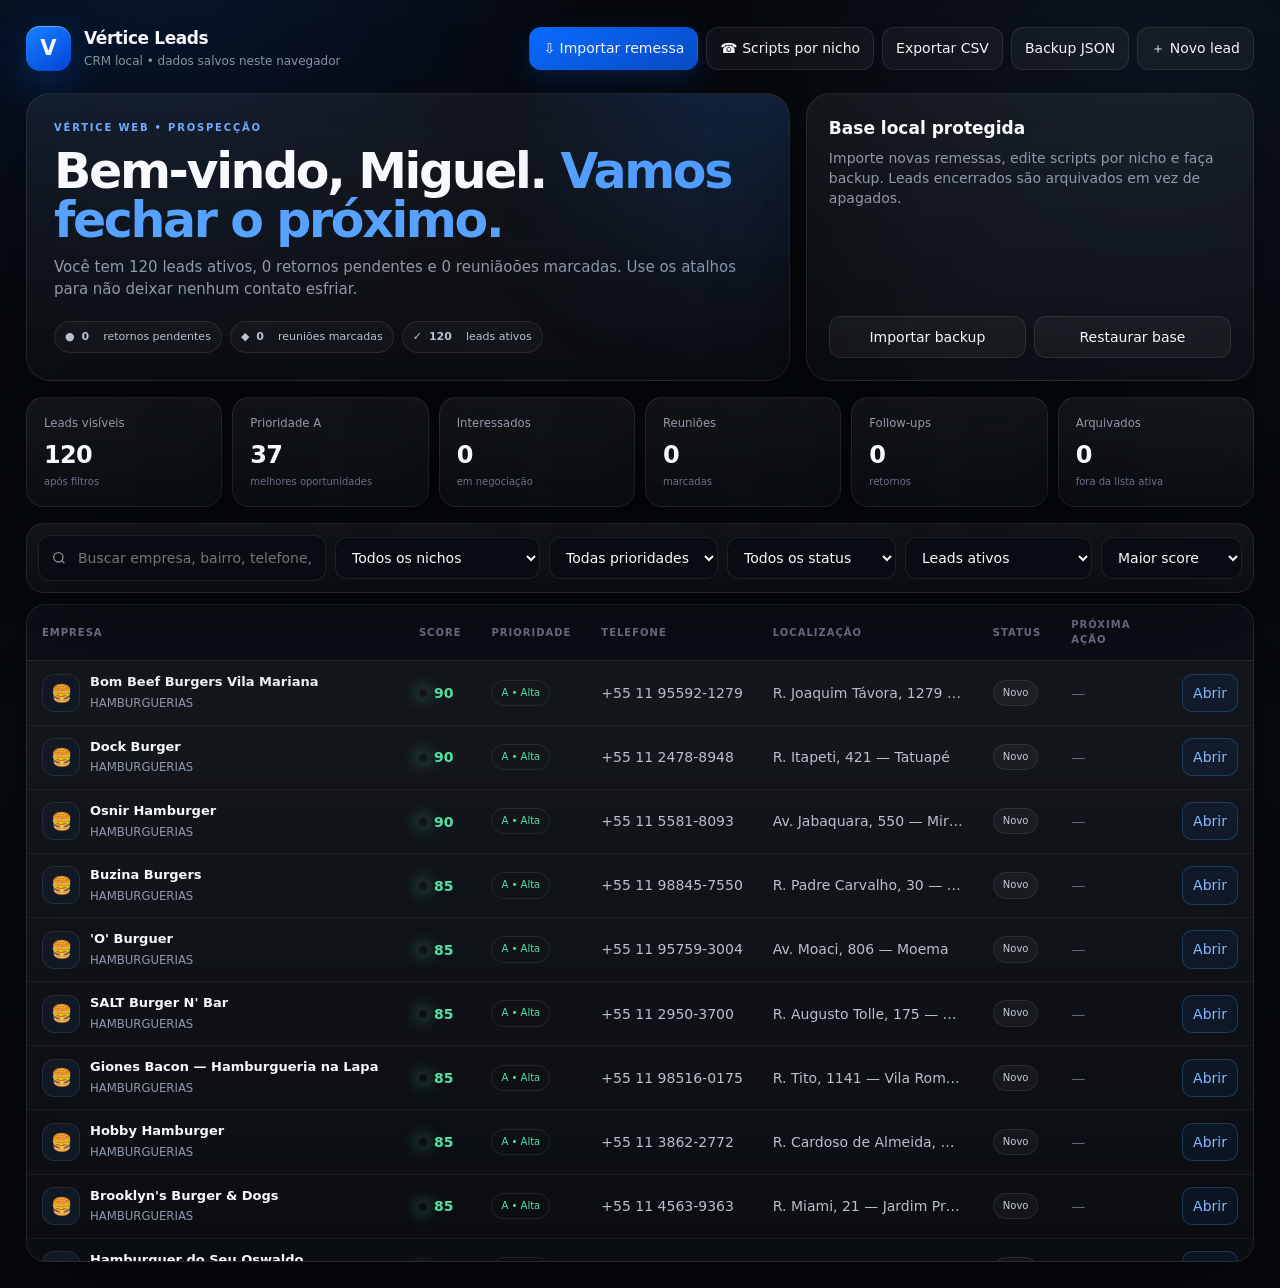
<file: vertice-web-v7-live-lab-polido/vertice-web-site/vertice-leads-local.html>
<!doctype html>
<html lang="pt-BR">
<head>
<meta charset="utf-8">
<meta name="viewport" content="width=device-width,initial-scale=1">
<meta name="color-scheme" content="dark">
<title>Vértice Leads — CRM Local</title>
<style>
:root{
  --bg:#06080c;--panel:#0d121a;--panel2:#101722;--panel3:#080c12;
  --line:rgba(255,255,255,.085);--line2:rgba(90,157,255,.25);
  --text:#f7f9fc;--muted:#8e99aa;--blue:#0b6bff;--blue2:#58a2ff;
  --green:#34d399;--amber:#f7b955;--red:#fb7185;--purple:#a78bfa;
  --shadow:0 28px 90px rgba(0,0,0,.46);
}
*{box-sizing:border-box}
html{scroll-behavior:smooth}
body{margin:0;background:
 radial-gradient(circle at 12% -8%,rgba(11,107,255,.16),transparent 28rem),
 radial-gradient(circle at 90% 5%,rgba(88,162,255,.08),transparent 26rem),
 linear-gradient(180deg,#06080c,#080b10 55%,#06080c);
 color:var(--text);font:14px/1.45 Inter,ui-sans-serif,system-ui,-apple-system,BlinkMacSystemFont,"Segoe UI",sans-serif;min-height:100vh}
button,input,select,textarea{font:inherit}
button{cursor:pointer}
::selection{background:rgba(11,107,255,.45)}
::-webkit-scrollbar{width:10px;height:10px}
::-webkit-scrollbar-track{background:#080c12}
::-webkit-scrollbar-thumb{background:#1b2635;border-radius:99px;border:2px solid #080c12}
.shell{max-width:1540px;margin:auto;padding:26px}
.topbar{display:flex;align-items:center;justify-content:space-between;gap:18px;margin-bottom:22px}
.brand{display:flex;align-items:center;gap:13px}
.logo{width:45px;height:45px;border-radius:14px;background:linear-gradient(145deg,#1983ff,#0347df);
box-shadow:inset 0 1px 0 rgba(255,255,255,.35),0 12px 42px rgba(11,107,255,.3);display:grid;place-items:center;font-weight:900;font-size:21px}
.brand h1{font-size:17px;margin:0;letter-spacing:-.025em}.brand span{display:block;color:var(--muted);font-size:12px;margin-top:2px}
.actions{display:flex;gap:8px;flex-wrap:wrap;justify-content:flex-end}
.btn{border:1px solid var(--line);background:rgba(255,255,255,.045);color:var(--text);padding:10px 13px;border-radius:12px;transition:.18s ease;display:inline-flex;align-items:center;justify-content:center;gap:8px;white-space:nowrap}
.btn:hover{border-color:rgba(74,160,255,.45);background:rgba(11,107,255,.11)}
.btn.primary{background:linear-gradient(135deg,#0b6bff,#084fce);border-color:transparent;box-shadow:0 10px 30px rgba(11,107,255,.22)}
.btn.green{border-color:rgba(52,211,153,.3);background:rgba(52,211,153,.08);color:#72e8ba}
.btn.amber{border-color:rgba(247,185,85,.28);background:rgba(247,185,85,.07);color:#ffd38d}
.btn.red{border-color:rgba(251,113,133,.28);background:rgba(251,113,133,.07);color:#ff9aaa}
.btn.ghost{background:transparent}
.hero{display:grid;grid-template-columns:1.5fr .88fr;gap:16px;margin-bottom:16px}
.glass{border:1px solid var(--line);background:linear-gradient(180deg,rgba(255,255,255,.055),rgba(255,255,255,.025));backdrop-filter:blur(18px);box-shadow:var(--shadow)}
.hero-card{border-radius:24px;padding:27px;min-height:180px;position:relative;overflow:hidden}
.hero-card:after{content:"";position:absolute;width:340px;height:340px;border-radius:50%;background:rgba(11,107,255,.15);filter:blur(78px);right:-130px;top:-180px;pointer-events:none}
.kicker{color:#70aaff;font-size:10px;font-weight:850;text-transform:uppercase;letter-spacing:.18em}
.hero-card h2{font-size:clamp(29px,4vw,49px);line-height:1.02;letter-spacing:-.048em;margin:11px 0 11px;max-width:850px}
.hero-card p{color:var(--muted);max-width:810px;margin:0;font-size:15px}
.today{margin-top:20px;display:flex;gap:8px;flex-wrap:wrap}
.today span{display:inline-flex;align-items:center;gap:7px;border:1px solid var(--line);background:rgba(255,255,255,.03);border-radius:999px;padding:7px 10px;color:#b8c2d1;font-size:11px}
.control-card{border-radius:24px;padding:22px;display:flex;flex-direction:column;justify-content:space-between}
.control-card strong{font-size:17px}.control-card p{color:var(--muted);margin:7px 0 15px}
.control-grid{display:grid;grid-template-columns:1fr 1fr;gap:8px}.control-grid .btn{width:100%}
.stats{display:grid;grid-template-columns:repeat(6,1fr);gap:10px;margin-bottom:16px}
.stat{border-radius:17px;padding:17px}
.stat small{display:block;color:var(--muted);margin-bottom:6px}.stat strong{font-size:24px;letter-spacing:-.03em}.stat .sub{font-size:10px;color:#68758a;margin-top:2px}
.toolbar{border-radius:18px;padding:11px;display:flex;gap:9px;align-items:center;margin-bottom:11px;position:sticky;top:8px;z-index:15}
.search{flex:1;position:relative}.search input{width:100%;background:#080c12;border:1px solid var(--line);color:var(--text);padding:12px 14px 12px 39px;border-radius:12px;outline:none}
.search svg{position:absolute;left:13px;top:50%;transform:translateY(-50%);opacity:.55}
.filter{background:#080c12;border:1px solid var(--line);color:var(--text);padding:11px 12px;border-radius:12px;outline:none;max-width:205px}
.table-wrap{border-radius:20px;overflow:hidden}
.table-scroll{overflow:auto;max-height:calc(100vh - 244px)}
table{width:100%;border-collapse:collapse;min-width:1110px}
thead{position:sticky;top:0;z-index:4;background:#0b1017}
th{text-align:left;color:#748097;font-size:10px;letter-spacing:.1em;text-transform:uppercase;padding:13px 15px;border-bottom:1px solid var(--line)}
td{padding:12px 15px;border-bottom:1px solid rgba(255,255,255,.052);vertical-align:middle}
tbody tr{transition:.17s ease}
tbody tr:hover{background:linear-gradient(90deg,rgba(11,107,255,.09),rgba(11,107,255,.018))}
.company{display:flex;align-items:center;gap:10px;min-width:235px}.avatar{width:38px;height:38px;border-radius:12px;background:#111925;border:1px solid var(--line);display:grid;place-items:center;font-size:17px}.company b{display:block;font-size:13px}.company small{color:var(--muted)}
.score{display:inline-flex;align-items:center;gap:7px;font-weight:800}.score-dot{width:8px;height:8px;border-radius:50%;box-shadow:0 0 16px currentColor}
.grade-A{color:#50e3a4}.grade-B{color:#ffc968}.grade-C{color:#ff8498}
.badge{display:inline-flex;align-items:center;gap:5px;padding:5px 9px;border-radius:999px;border:1px solid var(--line);font-size:10px;white-space:nowrap}
.badge.status{background:rgba(255,255,255,.035);color:#c3cada}
.badge.status.interested,.badge.status.closed{color:#5be2ad;border-color:rgba(52,211,153,.28);background:rgba(52,211,153,.08)}
.badge.status.meeting{color:#b5f4dd;border-color:rgba(52,211,153,.28);background:rgba(52,211,153,.08)}
.badge.status.follow{color:#8dbbff;border-color:rgba(11,107,255,.28);background:rgba(11,107,255,.08)}
.badge.status.lost{color:#ff8fa1;border-color:rgba(251,113,133,.28)}
.phone,.address{color:#b7c0cf;white-space:nowrap}.address{max-width:220px;overflow:hidden;text-overflow:ellipsis}
.open{border:1px solid rgba(74,160,255,.25);background:rgba(11,107,255,.08);color:#88baff;border-radius:10px;padding:8px 10px}
.empty{padding:52px;text-align:center;color:var(--muted)}
.mobile-list{display:none}

/* Modais */
.overlay{position:fixed;inset:0;background:rgba(2,5,10,.76);backdrop-filter:blur(9px);z-index:100;opacity:0;pointer-events:none;transition:.22s}
.overlay.open{opacity:1;pointer-events:auto}
.modal{position:absolute;right:12px;top:12px;bottom:12px;width:min(750px,calc(100% - 24px));background:linear-gradient(180deg,#111722,#090d14);border:1px solid rgba(255,255,255,.11);border-radius:25px;box-shadow:0 35px 100px rgba(0,0,0,.65);overflow:auto;transform:translateX(28px) scale(.986);transition:.24s ease}
.overlay.open .modal{transform:none}
.modal.wide{width:min(980px,calc(100% - 24px))}
.modal.center{left:50%;right:auto;top:50%;bottom:auto;transform:translate(-50%,-47%) scale(.98);max-height:calc(100% - 28px)}
.overlay.open .modal.center{transform:translate(-50%,-50%) scale(1)}
.modal-head{position:sticky;top:0;z-index:5;background:rgba(13,18,27,.92);backdrop-filter:blur(18px);padding:19px 21px;border-bottom:1px solid var(--line);display:flex;justify-content:space-between;gap:16px;align-items:flex-start}
.modal-head h3{font-size:23px;letter-spacing:-.035em;margin:3px 0 2px}.modal-head p{color:var(--muted);margin:0}
.close{width:38px;height:38px;border-radius:12px;background:#080d14;border:1px solid var(--line);color:#fff;font-size:20px;flex:none}
.modal-body{padding:21px}
.detail-top{display:grid;grid-template-columns:repeat(4,1fr);gap:9px;margin-bottom:14px}
.detail-card{padding:13px;border:1px solid var(--line);background:rgba(255,255,255,.025);border-radius:15px}.detail-card small{display:block;color:var(--muted);font-size:9px;text-transform:uppercase;letter-spacing:.09em;margin-bottom:5px}.detail-card strong{font-size:14px}
.quick-actions{display:grid;grid-template-columns:repeat(3,1fr);gap:9px;margin-bottom:16px}
.quick-action{padding:14px;border:1px solid var(--line);border-radius:15px;background:rgba(255,255,255,.025);color:#fff;text-align:left;transition:.18s}
.quick-action:hover{border-color:rgba(74,160,255,.38);background:rgba(11,107,255,.07)}
.quick-action b{display:block;font-size:12px;margin-bottom:4px}.quick-action span{color:var(--muted);font-size:10px}
.quick-action.archive:hover{border-color:rgba(251,113,133,.32);background:rgba(251,113,133,.05)}
.quick-action.meet:hover{border-color:rgba(52,211,153,.32);background:rgba(52,211,153,.05)}
.section{padding:17px 0;border-top:1px solid var(--line)}.section:first-of-type{border-top:0}.section h4{font-size:11px;text-transform:uppercase;letter-spacing:.12em;color:#8290a5;margin:0 0 12px}
.grid2{display:grid;grid-template-columns:1fr 1fr;gap:11px}.grid3{display:grid;grid-template-columns:repeat(3,1fr);gap:11px}
.field label{display:block;color:#8e9aae;font-size:10px;margin:0 0 6px}.field input,.field select,.field textarea{width:100%;border:1px solid var(--line);background:#070b11;color:var(--text);border-radius:12px;padding:11px 12px;outline:none}.field textarea{min-height:98px;resize:vertical}.field input:focus,.field select:focus,.field textarea:focus{border-color:rgba(74,160,255,.45);box-shadow:0 0 0 3px rgba(11,107,255,.07)}
.pitch,.dependency{border:1px solid rgba(11,107,255,.2);background:linear-gradient(135deg,rgba(11,107,255,.1),rgba(11,107,255,.035));border-radius:16px;padding:15px;color:#c9d6e8}
.pitch strong,.dependency strong{display:block;color:#74acff;font-size:10px;text-transform:uppercase;letter-spacing:.12em;margin-bottom:6px}
.dependency{border-color:rgba(247,185,85,.2);background:linear-gradient(135deg,rgba(247,185,85,.08),rgba(247,185,85,.025));margin-bottom:10px}
.dependency strong{color:#ffd28b}
.script-box{position:relative}.script-box textarea{min-height:160px;padding-right:48px}.copy-mini{position:absolute;right:8px;top:8px;border:1px solid var(--line);background:#101722;color:#9ec5ff;border-radius:9px;padding:7px 9px;font-size:10px}
.modal-actions{position:sticky;bottom:0;padding:13px 21px;background:rgba(11,15,22,.94);backdrop-filter:blur(16px);border-top:1px solid var(--line);display:flex;justify-content:space-between;gap:10px}.right-actions{display:flex;gap:8px}
.toast{position:fixed;left:50%;bottom:24px;transform:translate(-50%,20px);background:#121925;border:1px solid var(--line);padding:11px 14px;border-radius:12px;opacity:0;pointer-events:none;transition:.2s;z-index:200;box-shadow:var(--shadow)}.toast.show{opacity:1;transform:translate(-50%,0)}

/* Importador */
.import-drop{border:1px dashed rgba(74,160,255,.32);background:rgba(11,107,255,.045);border-radius:18px;padding:18px;margin-bottom:13px}
.import-drop textarea{width:100%;min-height:280px;background:#060a10;color:#dbe6f7;border:1px solid var(--line);border-radius:13px;padding:14px;resize:vertical;outline:none;font-family:ui-monospace,SFMono-Regular,Menlo,monospace;font-size:12px;line-height:1.55}
.import-tools{display:flex;gap:8px;flex-wrap:wrap;margin-top:10px}
.import-result{display:none;margin-top:12px;border:1px solid var(--line);background:rgba(255,255,255,.025);border-radius:14px;padding:13px;color:#bdc8d8}
.import-result.show{display:block}

/* Scripts */
.script-grid{display:grid;grid-template-columns:repeat(2,1fr);gap:12px}
.script-card{border:1px solid var(--line);background:rgba(255,255,255,.025);border-radius:18px;padding:15px}
.script-card-head{display:flex;justify-content:space-between;gap:10px;align-items:start;margin-bottom:11px}.script-card h4{margin:0;font-size:14px}.dep-pill{font-size:9px;color:#ffd18a;border:1px solid rgba(247,185,85,.2);background:rgba(247,185,85,.06);padding:5px 8px;border-radius:999px}
.script-card textarea{width:100%;min-height:170px;background:#070b11;color:#dce6f5;border:1px solid var(--line);border-radius:12px;padding:11px;resize:vertical;outline:none;font-size:12px;line-height:1.55}
.hint{color:var(--muted);font-size:11px;margin-top:8px}
@media(max-width:1050px){
  .shell{padding:16px}.hero{grid-template-columns:1fr}.stats{grid-template-columns:repeat(3,1fr)}.toolbar{position:static;flex-wrap:wrap}.search{flex-basis:100%}.filter{flex:1;max-width:none}.table-wrap{display:none}.mobile-list{display:grid;gap:9px}
  .lead-card{border:1px solid var(--line);background:rgba(255,255,255,.035);border-radius:17px;padding:15px}.lead-card-top{display:flex;justify-content:space-between;gap:12px}.lead-card h3{margin:0 0 3px;font-size:15px}.lead-card p{margin:0;color:var(--muted);font-size:12px}.lead-card-meta{display:flex;gap:7px;flex-wrap:wrap;margin-top:12px}.lead-card-meta span{font-size:10px;border:1px solid var(--line);padding:5px 8px;border-radius:999px}
}
@media(max-width:700px){
  .topbar{align-items:flex-start;flex-direction:column}.actions{width:100%;overflow:auto;flex-wrap:nowrap;justify-content:flex-start;padding-bottom:3px}.hero-card{padding:21px}.control-card{padding:18px}.control-grid{grid-template-columns:1fr}.stats{grid-template-columns:repeat(2,1fr);gap:8px}.stat{padding:14px}.stat strong{font-size:21px}
  .detail-top{grid-template-columns:1fr 1fr}.quick-actions{grid-template-columns:1fr}.grid2,.grid3,.script-grid{grid-template-columns:1fr}.modal{inset:7px;width:auto}.modal.center{left:7px;right:7px;top:7px;bottom:7px;width:auto;max-height:none;transform:translateY(20px) scale(.99)}.overlay.open .modal.center{transform:none}.modal-body{padding:15px}.modal-head{padding:15px}.modal-actions{padding:11px 15px;flex-direction:column}.right-actions{width:100%}.right-actions .btn{flex:1}
}
</style>
</head>
<body>
<div class="shell">
  <div class="topbar">
    <div class="brand"><div class="logo">V</div><div><h1>Vértice Leads</h1><span>CRM local • dados salvos neste navegador</span></div></div>
    <div class="actions">
      <button class="btn primary" id="importBatch">⇩ Importar remessa</button>
      <button class="btn" id="scriptsBtn">☎ Scripts por nicho</button>
      <button class="btn" id="exportCsv">Exportar CSV</button>
      <button class="btn" id="exportJson">Backup JSON</button>
      <button class="btn" id="newLead">＋ Novo lead</button>
    </div>
  </div>

  <section class="hero">
    <div class="hero-card glass">
      <div class="kicker">Vértice Web • Prospecção</div>
      <h2>Bem-vindo, Miguel. <span style="color:#58a2ff">Vamos fechar o próximo.</span></h2>
      <p id="welcomeSummary">Sua base comercial está pronta.</p>
      <div class="today">
        <span>● <b id="todayFollow">0</b>&nbsp; retornos pendentes</span>
        <span>◆ <b id="todayMeet">0</b>&nbsp; reuniões marcadas</span>
        <span>✓ <b id="todayActive">0</b>&nbsp; leads ativos</span>
      </div>
    </div>
    <div class="control-card glass">
      <div>
        <strong>Base local protegida</strong>
        <p>Importe novas remessas, edite scripts por nicho e faça backup. Leads encerrados são arquivados em vez de apagados.</p>
      </div>
      <div class="control-grid">
        <button class="btn" id="importBtn">Importar backup</button>
        <button class="btn" id="resetBtn">Restaurar base</button>
        <input type="file" id="importFile" accept=".json,application/json" hidden>
      </div>
    </div>
  </section>

  <div class="stats">
    <div class="stat glass"><small>Leads visíveis</small><strong id="statTotal">0</strong><div class="sub">após filtros</div></div>
    <div class="stat glass"><small>Prioridade A</small><strong id="statA">0</strong><div class="sub">melhores oportunidades</div></div>
    <div class="stat glass"><small>Interessados</small><strong id="statInterested">0</strong><div class="sub">em negociação</div></div>
    <div class="stat glass"><small>Reuniões</small><strong id="statMeetings">0</strong><div class="sub">marcadas</div></div>
    <div class="stat glass"><small>Follow-ups</small><strong id="statFollow">0</strong><div class="sub">retornos</div></div>
    <div class="stat glass"><small>Arquivados</small><strong id="statArchived">0</strong><div class="sub">fora da lista ativa</div></div>
  </div>

  <div class="toolbar glass">
    <div class="search">
      <svg width="16" height="16" viewBox="0 0 24 24" fill="none" stroke="currentColor" stroke-width="2"><circle cx="11" cy="11" r="7"/><path d="m20 20-3.8-3.8"/></svg>
      <input id="search" placeholder="Buscar empresa, bairro, telefone, anotação...">
    </div>
    <select class="filter" id="categoryFilter"><option value="">Todos os nichos</option></select>
    <select class="filter" id="gradeFilter"><option value="">Todas prioridades</option><option value="A">A — Alta</option><option value="B">B — Média</option><option value="C">C — Baixa</option></select>
    <select class="filter" id="statusFilter"><option value="">Todos os status</option></select>
    <select class="filter" id="archiveFilter"><option value="active">Leads ativos</option><option value="archived">Arquivados</option><option value="all">Ativos + arquivados</option></select>
    <select class="filter" id="sortFilter"><option value="score-desc">Maior score</option><option value="name-asc">Nome A–Z</option><option value="status">Status</option><option value="next">Próxima ação</option></select>
  </div>

  <div class="table-wrap glass">
    <div class="table-scroll">
      <table>
        <thead><tr><th>Empresa</th><th>Score</th><th>Prioridade</th><th>Telefone</th><th>Localização</th><th>Status</th><th>Próxima ação</th><th></th></tr></thead>
        <tbody id="tbody"></tbody>
      </table>
    </div>
  </div>
  <div class="mobile-list" id="mobileList"></div>
</div>

<!-- Lead -->
<div class="overlay" id="leadOverlay" aria-hidden="true">
  <div class="modal" role="dialog" aria-modal="true">
    <div class="modal-head">
      <div><div class="kicker" id="modalCategory">Lead</div><h3 id="modalTitle">Empresa</h3><p id="modalSubtitle"></p></div>
      <button class="close" data-close="leadOverlay">×</button>
    </div>
    <div class="modal-body">
      <div class="detail-top">
        <div class="detail-card"><small>Score</small><strong id="detailScore">—</strong></div>
        <div class="detail-card"><small>Google</small><strong id="detailGoogle">—</strong></div>
        <div class="detail-card"><small>Status</small><strong id="detailStatus">Novo</strong></div>
        <div class="detail-card"><small>Próxima ação</small><strong id="detailNext">—</strong></div>
      </div>

      <div class="quick-actions">
        <button class="quick-action archive" id="quickArchive"><b>✕ Encerrar contato</b><span>Arquiva e tira da lista ativa</span></button>
        <button class="quick-action meet" id="quickMeeting"><b>◆ Reunião marcada</b><span>Marca o lead e abre data/hora</span></button>
        <button class="quick-action" id="quick3days"><b>↻ Chamar em 3 dias</b><span>Cria follow-up automaticamente</span></button>
      </div>

      <div class="section">
        <h4>Informações principais</h4>
        <div class="grid2">
          <div class="field"><label>Empresa</label><input id="fName"></div>
          <div class="field"><label>Nicho</label><input id="fCategory"></div>
          <div class="field"><label>Telefone</label><input id="fPhone"></div>
          <div class="field"><label>Endereço / bairro</label><input id="fAddress"></div>
          <div class="field"><label>Score</label><input id="fScore" type="number" min="0" max="100"></div>
          <div class="field"><label>Prioridade</label><select id="fGrade"><option>A</option><option>B</option><option>C</option><option value="">Sem classificação</option></select></div>
          <div class="field"><label>Avaliação Google</label><input id="fRating" placeholder="Ex.: 4,8"></div>
          <div class="field"><label>Nº de avaliações</label><input id="fReviews" placeholder="Ex.: 1.250"></div>
        </div>
      </div>

      <div class="section">
        <h4>Presença digital</h4>
        <div class="grid2">
          <div class="field"><label>Situação do site</label><select id="fSiteStatus"><option>Não analisado</option><option>Sem site</option><option>Possui site</option><option>Site precisa melhorar</option><option>Site bom</option></select></div>
          <div class="field"><label>Website</label><input id="fWebsite" placeholder="https://..."></div>
          <div class="field"><label>Instagram</label><input id="fInstagram" placeholder="@empresa"></div>
          <div class="field"><label>E-mail</label><input id="fEmail" placeholder="contato@..."></div>
        </div>
      </div>

      <div class="section">
        <h4>Comercial</h4>
        <div class="grid2">
          <div class="field"><label>Status</label><select id="fStatus"></select></div>
          <div class="field"><label>Responsável / contato</label><input id="fResponsible" placeholder="Nome do dono ou responsável"></div>
          <div class="field"><label>Último contato</label><input id="fLastContact" type="date"></div>
          <div class="field"><label>Próximo contato</label><input id="fNextDate" type="date"></div>
          <div class="field"><label>Reunião marcada</label><input id="fMeetingDate" type="datetime-local"></div>
          <div class="field"><label>Próxima ação</label><input id="fNextAction" placeholder="Ex.: ligar novamente, enviar proposta..."></div>
        </div>
      </div>

      <div class="section">
        <h4>O que este nicho mais depende</h4>
        <div class="dependency" id="dependencyBox"></div>
        <h4 style="margin-top:14px">Script de ligação</h4>
        <div class="script-box">
          <textarea id="leadScript"></textarea>
          <button class="copy-mini" id="copyScript">Copiar</button>
        </div>
        <div class="hint">O script usa [EMPRESA] automaticamente. Você pode editar os scripts gerais pelo botão “Scripts por nicho”.</div>
      </div>

      <div class="section">
        <h4>Argumento de abordagem</h4>
        <div class="pitch" id="pitchBox"></div>
        <div class="field" style="margin-top:11px"><label>Argumento personalizado</label><textarea id="fArgument" placeholder="Ajuste aqui o melhor argumento para este lead..."></textarea></div>
      </div>

      <div class="section">
        <h4>Anotações</h4>
        <div class="field"><textarea id="fNotes" placeholder="Histórico da conversa, objeções, valores falados, próximos passos..."></textarea></div>
      </div>
    </div>
    <div class="modal-actions">
      <button class="btn red" id="deleteLead">Excluir permanentemente</button>
      <div class="right-actions"><button class="btn" id="copyPhone">Copiar telefone</button><button class="btn primary" id="saveLead">Salvar alterações</button></div>
    </div>
  </div>
</div>

<!-- Importador de remessa -->
<div class="overlay" id="importOverlay">
  <div class="modal wide center">
    <div class="modal-head">
      <div><div class="kicker">Importação em lote</div><h3>Adicionar nova remessa de leads</h3><p>Cole o mesmo padrão de texto/Markdown que você já usa.</p></div>
      <button class="close" data-close="importOverlay">×</button>
    </div>
    <div class="modal-body">
      <div class="import-drop">
        <textarea id="batchText" placeholder="### 🍔 HAMBURGUERIAS

**1. Nome da empresa**
Telefone: +55 ...
Endereço: ...
Google: 4,8 ★ — 120 avaliações
Score: **85 — A**
Argumento: ..."></textarea>
        <div class="import-tools">
          <button class="btn" id="batchFileBtn">Abrir .txt / .md</button>
          <button class="btn primary" id="previewBatch">Analisar remessa</button>
          <input id="batchFile" type="file" accept=".txt,.md,text/plain,text/markdown" hidden>
        </div>
        <div class="import-result" id="importResult"></div>
      </div>
      <div class="hint">Duplicados são detectados principalmente pelo nome e telefone. A importação não apaga os leads atuais.</div>
    </div>
    <div class="modal-actions">
      <span style="color:var(--muted);font-size:11px">A nova remessa será somada à base atual.</span>
      <div class="right-actions"><button class="btn" data-close="importOverlay">Cancelar</button><button class="btn primary" id="confirmBatch" disabled>Importar leads</button></div>
    </div>
  </div>
</div>

<!-- Scripts -->
<div class="overlay" id="scriptsOverlay">
  <div class="modal wide center">
    <div class="modal-head">
      <div><div class="kicker">Central de abordagem</div><h3>Scripts por nicho</h3><p>Edite uma vez e o script aparece automaticamente em todos os leads daquele segmento.</p></div>
      <button class="close" data-close="scriptsOverlay">×</button>
    </div>
    <div class="modal-body">
      <div class="script-grid" id="scriptGrid"></div>
    </div>
    <div class="modal-actions">
      <button class="btn" id="resetScripts">Restaurar scripts padrão</button>
      <div class="right-actions"><button class="btn" data-close="scriptsOverlay">Cancelar</button><button class="btn primary" id="saveScripts">Salvar scripts</button></div>
    </div>
  </div>
</div>

<div class="toast" id="toast"></div>

<script>
const BASE_DATA = [{"category": "HAMBURGUERIAS", "index": 1, "name": "Buzina Burgers", "phone": "+55 11 98845-7550", "address": "R. Padre Carvalho, 30 — Pinheiros", "rating": "4,6", "reviews": "3.825", "score": 85, "grade": "A", "priority": "Alta prioridade", "argument": "volume enorme de procura local. Um site próprio com cardápio visual, WhatsApp/pedido e SEO pode transformar tráfego do Google em venda direta e reduzir dependência de marketplaces.", "id": "lead-001", "pitch": "", "status": "Novo", "website": "", "instagram": "", "email": "", "responsible": "", "lastContact": "", "nextDate": "", "nextAction": "", "notes": "", "siteStatus": "Não analisado", "archived": false, "meetingDate": "", "importedAt": "", "sourceBatch": "Base original"}, {"category": "HAMBURGUERIAS", "index": 2, "name": "Raw Burger N Bar", "phone": "+55 11 99999-6969", "address": "R. Aspicuelta, 176 — Vila Madalena", "rating": "4,0", "reviews": "3.718", "score": 81, "grade": "A", "priority": "", "argument": "marca com bastante reconhecimento local; oportunidade de transformar procura de marca em canal próprio de venda.", "id": "lead-002", "pitch": "", "status": "Novo", "website": "", "instagram": "", "email": "", "responsible": "", "lastContact": "", "nextDate": "", "nextAction": "", "notes": "", "siteStatus": "Não analisado", "archived": false, "meetingDate": "", "importedAt": "", "sourceBatch": "Base original"}, {"category": "HAMBURGUERIAS", "index": 3, "name": "'O' Burguer", "phone": "+55 11 95759-3004", "address": "Av. Moaci, 806 — Moema", "rating": "4,4", "reviews": "7.704", "score": 85, "grade": "A", "priority": "", "argument": "milhares de clientes já conhecem a empresa. Site próprio pode explorar cardápio, fotos de alto impacto, combos e conversão por WhatsApp.", "id": "lead-003", "pitch": "", "status": "Novo", "website": "", "instagram": "", "email": "", "responsible": "", "lastContact": "", "nextDate": "", "nextAction": "", "notes": "", "siteStatus": "Não analisado", "archived": false, "meetingDate": "", "importedAt": "", "sourceBatch": "Base original"}, {"category": "HAMBURGUERIAS", "index": 4, "name": "Bom Beef Burgers Vila Mariana", "phone": "+55 11 95592-1279", "address": "R. Joaquim Távora, 1279 — Vila Mariana", "rating": "4,8", "reviews": "4.635", "score": 90, "grade": "A", "priority": "", "argument": "reputação muito forte. Excelente candidato para site premium que corresponda à percepção da marca.", "id": "lead-004", "pitch": "", "status": "Novo", "website": "", "instagram": "", "email": "", "responsible": "", "lastContact": "", "nextDate": "", "nextAction": "", "notes": "", "siteStatus": "Não analisado", "archived": false, "meetingDate": "", "importedAt": "", "sourceBatch": "Base original"}, {"category": "HAMBURGUERIAS", "index": 5, "name": "Dock Burger", "phone": "+55 11 2478-8948", "address": "R. Itapeti, 421 — Tatuapé", "rating": "4,7", "reviews": "4.751", "score": 90, "grade": "A", "priority": "", "argument": "usar milhares de avaliações como prova social dentro de um site focado em conversão.", "id": "lead-005", "pitch": "", "status": "Novo", "website": "", "instagram": "", "email": "", "responsible": "", "lastContact": "", "nextDate": "", "nextAction": "", "notes": "", "siteStatus": "Não analisado", "archived": false, "meetingDate": "", "importedAt": "", "sourceBatch": "Base original"}, {"category": "HAMBURGUERIAS", "index": 6, "name": "SALT Burger N' Bar", "phone": "+55 11 2950-3700", "address": "R. Augusto Tolle, 175 — Santana", "rating": "4,4", "reviews": "935", "score": 85, "grade": "A", "priority": "", "argument": "", "id": "lead-006", "pitch": "", "status": "Novo", "website": "", "instagram": "", "email": "", "responsible": "", "lastContact": "", "nextDate": "", "nextAction": "", "notes": "", "siteStatus": "Não analisado", "archived": false, "meetingDate": "", "importedAt": "", "sourceBatch": "Base original"}, {"category": "HAMBURGUERIAS", "index": 7, "name": "Giones Bacon — Hamburgueria na Lapa", "phone": "+55 11 98516-0175", "address": "R. Tito, 1141 — Vila Romana", "rating": "4,9", "reviews": "339", "score": 85, "grade": "A", "priority": "", "argument": "", "id": "lead-007", "pitch": "", "status": "Novo", "website": "", "instagram": "", "email": "", "responsible": "", "lastContact": "", "nextDate": "", "nextAction": "", "notes": "", "siteStatus": "Não analisado", "archived": false, "meetingDate": "", "importedAt": "", "sourceBatch": "Base original"}, {"category": "HAMBURGUERIAS", "index": 8, "name": "Hobby Hamburger", "phone": "+55 11 3862-2772", "address": "R. Cardoso de Almeida, 1393 — Perdizes", "rating": "4,6", "reviews": "3.506", "score": 85, "grade": "A", "priority": "", "argument": "", "id": "lead-008", "pitch": "", "status": "Novo", "website": "", "instagram": "", "email": "", "responsible": "", "lastContact": "", "nextDate": "", "nextAction": "", "notes": "", "siteStatus": "Não analisado", "archived": false, "meetingDate": "", "importedAt": "", "sourceBatch": "Base original"}, {"category": "HAMBURGUERIAS", "index": 9, "name": "Pão com Carne Hamburgueria", "phone": "não informado", "address": "R. Bandeira Paulista, 478 — Itaim Bibi", "rating": "4,8", "reviews": "14.043", "score": 75, "grade": "B", "priority": "", "argument": "procura gigantesca. Mesmo sem telefone público neste levantamento, é lead muito interessante pela força da marca.", "id": "lead-009", "pitch": "", "status": "Novo", "website": "", "instagram": "", "email": "", "responsible": "", "lastContact": "", "nextDate": "", "nextAction": "", "notes": "", "siteStatus": "Não analisado", "archived": false, "meetingDate": "", "importedAt": "", "sourceBatch": "Base original"}, {"category": "HAMBURGUERIAS", "index": 10, "name": "Brooklyn's Burger & Dogs", "phone": "+55 11 4563-9363", "address": "R. Miami, 21 — Jardim Prainha", "rating": "4,6", "reviews": "583", "score": 85, "grade": "A", "priority": "", "argument": "", "id": "lead-010", "pitch": "", "status": "Novo", "website": "", "instagram": "", "email": "", "responsible": "", "lastContact": "", "nextDate": "", "nextAction": "", "notes": "", "siteStatus": "Não analisado", "archived": false, "meetingDate": "", "importedAt": "", "sourceBatch": "Base original"}, {"category": "HAMBURGUERIAS", "index": 11, "name": "Budge Burguer Hamburgueria Artesanal", "phone": "+55 11 95338-0775", "address": "Rua São Benedito, 381 — Santo Amaro", "rating": "4,9", "reviews": "37", "score": 80, "grade": "A", "priority": "", "argument": "", "id": "lead-011", "pitch": "", "status": "Novo", "website": "", "instagram": "", "email": "", "responsible": "", "lastContact": "", "nextDate": "", "nextAction": "", "notes": "", "siteStatus": "Não analisado", "archived": false, "meetingDate": "", "importedAt": "", "sourceBatch": "Base original"}, {"category": "HAMBURGUERIAS", "index": 12, "name": "Osnir Hamburger", "phone": "+55 11 5581-8093", "address": "Av. Jabaquara, 550 — Mirandópolis", "rating": "4,7", "reviews": "19.428", "score": 90, "grade": "A", "priority": "", "argument": "um dos melhores leads em volume de público. Site pode virar ativo próprio enorme para pesquisa local e vendas.", "id": "lead-012", "pitch": "", "status": "Novo", "website": "", "instagram": "", "email": "", "responsible": "", "lastContact": "", "nextDate": "", "nextAction": "", "notes": "", "siteStatus": "Não analisado", "archived": false, "meetingDate": "", "importedAt": "", "sourceBatch": "Base original"}, {"category": "HAMBURGUERIAS", "index": 13, "name": "Hamburguer do Seu Oswaldo", "phone": "+55 11 93050-2976", "address": "R. Bom Pastor, 1659 — Ipiranga", "rating": "4,5", "reviews": "8.848", "score": 85, "grade": "A", "priority": "", "argument": "", "id": "lead-013", "pitch": "", "status": "Novo", "website": "", "instagram": "", "email": "", "responsible": "", "lastContact": "", "nextDate": "", "nextAction": "", "notes": "", "siteStatus": "Não analisado", "archived": false, "meetingDate": "", "importedAt": "", "sourceBatch": "Base original"}, {"category": "HAMBURGUERIAS", "index": 14, "name": "Burmooca", "phone": "+55 11 94569-0950", "address": "R. Visc. de Laguna, 193 — Mooca", "rating": "4,8", "reviews": "106", "score": 85, "grade": "A", "priority": "", "argument": "", "id": "lead-014", "pitch": "", "status": "Novo", "website": "", "instagram": "", "email": "", "responsible": "", "lastContact": "", "nextDate": "", "nextAction": "", "notes": "", "siteStatus": "Não analisado", "archived": false, "meetingDate": "", "importedAt": "", "sourceBatch": "Base original"}, {"category": "HAMBURGUERIAS", "index": 15, "name": "Hamburgueria do Bixiga", "phone": "+55 11 92578-2474", "address": "R. Francisca Miquelina, 79 — Bela Vista", "rating": "4,9", "reviews": "118", "score": 85, "grade": "A", "priority": "", "argument": "", "id": "lead-015", "pitch": "", "status": "Novo", "website": "", "instagram": "", "email": "", "responsible": "", "lastContact": "", "nextDate": "", "nextAction": "", "notes": "", "siteStatus": "Não analisado", "archived": false, "meetingDate": "", "importedAt": "", "sourceBatch": "Base original"}, {"category": "HAMBURGUERIAS", "index": 16, "name": "Paulista Burger", "phone": "+55 11 4564-5503", "address": "R. Augusta, 1499 — Consolação", "rating": "4,5", "reviews": "5.030", "score": 85, "grade": "A", "priority": "", "argument": "", "id": "lead-016", "pitch": "", "status": "Novo", "website": "", "instagram": "", "email": "", "responsible": "", "lastContact": "", "nextDate": "", "nextAction": "", "notes": "", "siteStatus": "Não analisado", "archived": false, "meetingDate": "", "importedAt": "", "sourceBatch": "Base original"}, {"category": "HAMBURGUERIAS", "index": 17, "name": "212 Burger", "phone": "+55 11 3052-1878", "address": "Alameda Campinas, 1021 — Jardins", "rating": "4,5", "reviews": "2.136", "score": 85, "grade": "A", "priority": "", "argument": "", "id": "lead-017", "pitch": "", "status": "Novo", "website": "", "instagram": "", "email": "", "responsible": "", "lastContact": "", "nextDate": "", "nextAction": "", "notes": "", "siteStatus": "Não analisado", "archived": false, "meetingDate": "", "importedAt": "", "sourceBatch": "Base original"}, {"category": "HAMBURGUERIAS", "index": 18, "name": "Byte Burguer — Hamburgueria Artesanal", "phone": "+55 11 97076-7997", "address": "Av. Valdemar Ferreira, 365 — Butantã", "rating": "4,6", "reviews": "32", "score": 75, "grade": "B", "priority": "", "argument": "", "id": "lead-018", "pitch": "", "status": "Novo", "website": "", "instagram": "", "email": "", "responsible": "", "lastContact": "", "nextDate": "", "nextAction": "", "notes": "", "siteStatus": "Não analisado", "archived": false, "meetingDate": "", "importedAt": "", "sourceBatch": "Base original"}, {"category": "HAMBURGUERIAS", "index": 19, "name": "Stunt Burger", "phone": "+55 11 95520-6206", "address": "Rua José Jannarelli, 426 — Vila Progredior", "rating": "4,2", "reviews": "3.453", "score": 81, "grade": "A", "priority": "", "argument": "", "id": "lead-019", "pitch": "", "status": "Novo", "website": "", "instagram": "", "email": "", "responsible": "", "lastContact": "", "nextDate": "", "nextAction": "", "notes": "", "siteStatus": "Não analisado", "archived": false, "meetingDate": "", "importedAt": "", "sourceBatch": "Base original"}, {"category": "HAMBURGUERIAS", "index": 20, "name": "Tradi Hamburgueria Pinheiros", "phone": "+55 11 3086-4334", "address": "Av. Rebouças, 2636 — Pinheiros", "rating": "4,6", "reviews": "552", "score": 85, "grade": "A", "priority": "", "argument": "", "id": "lead-020", "pitch": "", "status": "Novo", "website": "", "instagram": "", "email": "", "responsible": "", "lastContact": "", "nextDate": "", "nextAction": "", "notes": "", "siteStatus": "Não analisado", "archived": false, "meetingDate": "", "importedAt": "", "sourceBatch": "Base original"}, {"category": "CLÍNICAS DE ESTÉTICA", "index": 1, "name": "Clínica de Estética em Pinheiros", "phone": "+55 11 97778-1741", "address": "Rua Cardeal Arcoverde — Pinheiros", "rating": "", "reviews": "", "score": 59, "grade": "C", "priority": "", "argument": "", "id": "lead-021", "pitch": "Neste nicho, o argumento principal da Vértice é: confiança + autoridade + antes/depois + procedimentos + agendamento pelo WhatsApp + posicionamento premium.", "status": "Novo", "website": "", "instagram": "", "email": "", "responsible": "", "lastContact": "", "nextDate": "", "nextAction": "", "notes": "", "siteStatus": "Não analisado", "archived": false, "meetingDate": "", "importedAt": "", "sourceBatch": "Base original"}, {"category": "CLÍNICAS DE ESTÉTICA", "index": 2, "name": "Clínica Ástre — Odontologia e Estética", "phone": "+55 11 97628-7878", "address": "R. Purpurina, 155 — Vila Madalena", "rating": "", "reviews": "", "score": 59, "grade": "C", "priority": "", "argument": "", "id": "lead-022", "pitch": "Neste nicho, o argumento principal da Vértice é: confiança + autoridade + antes/depois + procedimentos + agendamento pelo WhatsApp + posicionamento premium.", "status": "Novo", "website": "", "instagram": "", "email": "", "responsible": "", "lastContact": "", "nextDate": "", "nextAction": "", "notes": "", "siteStatus": "Não analisado", "archived": false, "meetingDate": "", "importedAt": "", "sourceBatch": "Base original"}, {"category": "CLÍNICAS DE ESTÉTICA", "index": 3, "name": "Clínica de Estética Hamonir — Moema", "phone": "+55 11 91657-5996", "address": "Av. Jamaris, 87 — Indianópolis", "rating": "3,8", "reviews": "17", "score": 60, "grade": "C", "priority": "", "argument": "", "id": "lead-023", "pitch": "Neste nicho, o argumento principal da Vértice é: confiança + autoridade + antes/depois + procedimentos + agendamento pelo WhatsApp + posicionamento premium.", "status": "Novo", "website": "", "instagram": "", "email": "", "responsible": "", "lastContact": "", "nextDate": "", "nextAction": "", "notes": "", "siteStatus": "Não analisado", "archived": false, "meetingDate": "", "importedAt": "", "sourceBatch": "Base original"}, {"category": "CLÍNICAS DE ESTÉTICA", "index": 4, "name": "Artestética — Vila Mariana", "phone": "+55 11 5083-9551", "address": "R. Humberto I, 93 — Vila Mariana", "rating": "4,6", "reviews": "70", "score": 75, "grade": "B", "priority": "", "argument": "", "id": "lead-024", "pitch": "Neste nicho, o argumento principal da Vértice é: confiança + autoridade + antes/depois + procedimentos + agendamento pelo WhatsApp + posicionamento premium.", "status": "Novo", "website": "", "instagram": "", "email": "", "responsible": "", "lastContact": "", "nextDate": "", "nextAction": "", "notes": "", "siteStatus": "Não analisado", "archived": false, "meetingDate": "", "importedAt": "", "sourceBatch": "Base original"}, {"category": "CLÍNICAS DE ESTÉTICA", "index": 5, "name": "Clínica Raízes Estética e Spa", "phone": "+55 11 99940-7089", "address": "Rua Coelho Lisboa, 538 — Tatuapé", "rating": "", "reviews": "", "score": 59, "grade": "C", "priority": "", "argument": "", "id": "lead-025", "pitch": "Neste nicho, o argumento principal da Vértice é: confiança + autoridade + antes/depois + procedimentos + agendamento pelo WhatsApp + posicionamento premium.", "status": "Novo", "website": "", "instagram": "", "email": "", "responsible": "", "lastContact": "", "nextDate": "", "nextAction": "", "notes": "", "siteStatus": "Não analisado", "archived": false, "meetingDate": "", "importedAt": "", "sourceBatch": "Base original"}, {"category": "CLÍNICAS DE ESTÉTICA", "index": 6, "name": "Botocenter Santana", "phone": "+55 11 99243-9898", "address": "Av. Águas de São Pedro, 134", "rating": "", "reviews": "", "score": 59, "grade": "C", "priority": "", "argument": "", "id": "lead-026", "pitch": "Neste nicho, o argumento principal da Vértice é: confiança + autoridade + antes/depois + procedimentos + agendamento pelo WhatsApp + posicionamento premium.", "status": "Novo", "website": "", "instagram": "", "email": "", "responsible": "", "lastContact": "", "nextDate": "", "nextAction": "", "notes": "", "siteStatus": "Não analisado", "archived": false, "meetingDate": "", "importedAt": "", "sourceBatch": "Base original"}, {"category": "CLÍNICAS DE ESTÉTICA", "index": 7, "name": "Ilma Estética — Lapa", "phone": "+55 11 94143-5096", "address": "R. Doze de Outubro, 200 — Lapa", "rating": "", "reviews": "", "score": 59, "grade": "C", "priority": "", "argument": "", "id": "lead-027", "pitch": "Neste nicho, o argumento principal da Vértice é: confiança + autoridade + antes/depois + procedimentos + agendamento pelo WhatsApp + posicionamento premium.", "status": "Novo", "website": "", "instagram": "", "email": "", "responsible": "", "lastContact": "", "nextDate": "", "nextAction": "", "notes": "", "siteStatus": "Não analisado", "archived": false, "meetingDate": "", "importedAt": "", "sourceBatch": "Base original"}, {"category": "CLÍNICAS DE ESTÉTICA", "index": 8, "name": "Huff Life Clínica de Estética e Emagrecimento", "phone": "+55 51 99334-5221", "address": "R. Turiassu, 519 — Perdizes", "rating": "4,9", "reviews": "51", "score": 80, "grade": "A", "priority": "", "argument": "", "id": "lead-028", "pitch": "Neste nicho, o argumento principal da Vértice é: confiança + autoridade + antes/depois + procedimentos + agendamento pelo WhatsApp + posicionamento premium.", "status": "Novo", "website": "", "instagram": "", "email": "", "responsible": "", "lastContact": "", "nextDate": "", "nextAction": "", "notes": "", "siteStatus": "Não analisado", "archived": false, "meetingDate": "", "importedAt": "", "sourceBatch": "Base original"}, {"category": "CLÍNICAS DE ESTÉTICA", "index": 9, "name": "Beauty Discovery Clinic & Spa", "phone": "+55 11 97800-3144", "address": "R. Bandeira Paulista, 726 — Itaim Bibi", "rating": "4,6", "reviews": "10", "score": 68, "grade": "B", "priority": "", "argument": "", "id": "lead-029", "pitch": "Neste nicho, o argumento principal da Vértice é: confiança + autoridade + antes/depois + procedimentos + agendamento pelo WhatsApp + posicionamento premium.", "status": "Novo", "website": "", "instagram": "", "email": "", "responsible": "", "lastContact": "", "nextDate": "", "nextAction": "", "notes": "", "siteStatus": "Não analisado", "archived": false, "meetingDate": "", "importedAt": "", "sourceBatch": "Base original"}, {"category": "CLÍNICAS DE ESTÉTICA", "index": 10, "name": "Clínica Estética Miscigenadas", "phone": "+55 11 91834-7432", "address": "Av. Eng. Armando de Arruda Pereira, 2937", "rating": "", "reviews": "", "score": 59, "grade": "C", "priority": "", "argument": "", "id": "lead-030", "pitch": "Neste nicho, o argumento principal da Vértice é: confiança + autoridade + antes/depois + procedimentos + agendamento pelo WhatsApp + posicionamento premium.", "status": "Novo", "website": "", "instagram": "", "email": "", "responsible": "", "lastContact": "", "nextDate": "", "nextAction": "", "notes": "", "siteStatus": "Não analisado", "archived": false, "meetingDate": "", "importedAt": "", "sourceBatch": "Base original"}, {"category": "CLÍNICAS DE ESTÉTICA", "index": 11, "name": "Royal Face Clínica de Estética — Santo Amaro", "phone": "+55 11 96627-9801", "address": "R. Dr. Antônio Bento, 743 — Santo Amaro", "rating": "4,8", "reviews": "110", "score": 85, "grade": "A", "priority": "", "argument": "já existe prova social relevante; transformar essa reputação em autoridade digital e captação direta.", "id": "lead-031", "pitch": "Neste nicho, o argumento principal da Vértice é: confiança + autoridade + antes/depois + procedimentos + agendamento pelo WhatsApp + posicionamento premium.", "status": "Novo", "website": "", "instagram": "", "email": "", "responsible": "", "lastContact": "", "nextDate": "", "nextAction": "", "notes": "", "siteStatus": "Não analisado", "archived": false, "meetingDate": "", "importedAt": "", "sourceBatch": "Base original"}, {"category": "CLÍNICAS DE ESTÉTICA", "index": 12, "name": "Clínica Estética Jovialle", "phone": "+55 11 95231-9533", "address": "R. Nelson Gama de Oliveira, 311 — Vila Andrade", "rating": "5,0", "reviews": "17", "score": 73, "grade": "B", "priority": "", "argument": "", "id": "lead-032", "pitch": "Neste nicho, o argumento principal da Vértice é: confiança + autoridade + antes/depois + procedimentos + agendamento pelo WhatsApp + posicionamento premium.", "status": "Novo", "website": "", "instagram": "", "email": "", "responsible": "", "lastContact": "", "nextDate": "", "nextAction": "", "notes": "", "siteStatus": "Não analisado", "archived": false, "meetingDate": "", "importedAt": "", "sourceBatch": "Base original"}, {"category": "CLÍNICAS DE ESTÉTICA", "index": 13, "name": "Capelle Clínica de Estética no Ipiranga", "phone": "não informado", "address": "R. Comandante Taylor, 198 — Ipiranga", "rating": "5,0", "reviews": "", "score": 58, "grade": "C", "priority": "", "argument": "", "id": "lead-033", "pitch": "Neste nicho, o argumento principal da Vértice é: confiança + autoridade + antes/depois + procedimentos + agendamento pelo WhatsApp + posicionamento premium.", "status": "Novo", "website": "", "instagram": "", "email": "", "responsible": "", "lastContact": "", "nextDate": "", "nextAction": "", "notes": "", "siteStatus": "Não analisado", "archived": false, "meetingDate": "", "importedAt": "", "sourceBatch": "Base original"}, {"category": "CLÍNICAS DE ESTÉTICA", "index": 14, "name": "Dra. Elaine Favano — Estética e Dermatologia", "phone": "+55 11 99931-6107", "address": "Rua Camé, 1041 — Mooca", "rating": "", "reviews": "", "score": 59, "grade": "C", "priority": "", "argument": "", "id": "lead-034", "pitch": "Neste nicho, o argumento principal da Vértice é: confiança + autoridade + antes/depois + procedimentos + agendamento pelo WhatsApp + posicionamento premium.", "status": "Novo", "website": "", "instagram": "", "email": "", "responsible": "", "lastContact": "", "nextDate": "", "nextAction": "", "notes": "", "siteStatus": "Não analisado", "archived": false, "meetingDate": "", "importedAt": "", "sourceBatch": "Base original"}, {"category": "CLÍNICAS DE ESTÉTICA", "index": 15, "name": "Melhor Forma Estética — Bela Vista", "phone": "não informado", "address": "R. Barata Ribeiro, 190", "rating": "", "reviews": "", "score": 44, "grade": "C", "priority": "", "argument": "", "id": "lead-035", "pitch": "Neste nicho, o argumento principal da Vértice é: confiança + autoridade + antes/depois + procedimentos + agendamento pelo WhatsApp + posicionamento premium.", "status": "Novo", "website": "", "instagram": "", "email": "", "responsible": "", "lastContact": "", "nextDate": "", "nextAction": "", "notes": "", "siteStatus": "Não analisado", "archived": false, "meetingDate": "", "importedAt": "", "sourceBatch": "Base original"}, {"category": "CLÍNICAS DE ESTÉTICA", "index": 16, "name": "Clínica Biavatti Jardins", "phone": "+55 11 91705-7325", "address": "R. Antônio Carlos, 696 — Consolação", "rating": "", "reviews": "", "score": 59, "grade": "C", "priority": "", "argument": "", "id": "lead-036", "pitch": "Neste nicho, o argumento principal da Vértice é: confiança + autoridade + antes/depois + procedimentos + agendamento pelo WhatsApp + posicionamento premium.", "status": "Novo", "website": "", "instagram": "", "email": "", "responsible": "", "lastContact": "", "nextDate": "", "nextAction": "", "notes": "", "siteStatus": "Não analisado", "archived": false, "meetingDate": "", "importedAt": "", "sourceBatch": "Base original"}, {"category": "CLÍNICAS DE ESTÉTICA", "index": 17, "name": "Botocenter Jardins", "phone": "+55 11 98835-7985", "address": "Alameda Santos, 880", "rating": "4,9", "reviews": "199", "score": 85, "grade": "A", "priority": "", "argument": "", "id": "lead-037", "pitch": "Neste nicho, o argumento principal da Vértice é: confiança + autoridade + antes/depois + procedimentos + agendamento pelo WhatsApp + posicionamento premium.", "status": "Novo", "website": "", "instagram": "", "email": "", "responsible": "", "lastContact": "", "nextDate": "", "nextAction": "", "notes": "", "siteStatus": "Não analisado", "archived": false, "meetingDate": "", "importedAt": "", "sourceBatch": "Base original"}, {"category": "CLÍNICAS DE ESTÉTICA", "index": 18, "name": "Dudaraday — Clínica de Estética Campo Belo", "phone": "+55 11 95500-6262", "address": "R. Pascal, 648 — Campo Belo", "rating": "5,0", "reviews": "80", "score": 80, "grade": "A", "priority": "", "argument": "", "id": "lead-038", "pitch": "Neste nicho, o argumento principal da Vértice é: confiança + autoridade + antes/depois + procedimentos + agendamento pelo WhatsApp + posicionamento premium.", "status": "Novo", "website": "", "instagram": "", "email": "", "responsible": "", "lastContact": "", "nextDate": "", "nextAction": "", "notes": "", "siteStatus": "Não analisado", "archived": false, "meetingDate": "", "importedAt": "", "sourceBatch": "Base original"}, {"category": "CLÍNICAS DE ESTÉTICA", "index": 19, "name": "Clínica Aline Gebara — Fisioterapia, Pilates e Estética", "phone": "+55 11 96576-4915", "address": "Av. Corifeu de Azevedo Marques, 2697 — Butantã", "rating": "5,0", "reviews": "128", "score": 85, "grade": "A", "priority": "", "argument": "", "id": "lead-039", "pitch": "Neste nicho, o argumento principal da Vértice é: confiança + autoridade + antes/depois + procedimentos + agendamento pelo WhatsApp + posicionamento premium.", "status": "Novo", "website": "", "instagram": "", "email": "", "responsible": "", "lastContact": "", "nextDate": "", "nextAction": "", "notes": "", "siteStatus": "Não analisado", "archived": false, "meetingDate": "", "importedAt": "", "sourceBatch": "Base original"}, {"category": "CLÍNICAS DE ESTÉTICA", "index": 20, "name": "Clínica de Estética Hamonir — Morumbi", "phone": "+55 11 91728-5201", "address": "Av. Dr. Guilherme Dumont Vilares, 1450 — Morumbi", "rating": "4,8", "reviews": "26", "score": 73, "grade": "B", "priority": "", "argument": "", "id": "lead-040", "pitch": "Neste nicho, o argumento principal da Vértice é: confiança + autoridade + antes/depois + procedimentos + agendamento pelo WhatsApp + posicionamento premium.", "status": "Novo", "website": "", "instagram": "", "email": "", "responsible": "", "lastContact": "", "nextDate": "", "nextAction": "", "notes": "", "siteStatus": "Não analisado", "archived": false, "meetingDate": "", "importedAt": "", "sourceBatch": "Base original"}, {"category": "BARBEARIAS", "index": 1, "name": "Capitão Barber Shop Pinheiros", "phone": "+55 11 91484-3154", "address": "Pinheiros", "rating": "", "reviews": "", "score": 59, "grade": "C", "priority": "", "argument": "", "id": "lead-041", "pitch": "Pitch principal: agendamento online/WhatsApp, portfólio de cortes, equipe, serviços, planos recorrentes, clube mensal e experiência visual masculina forte.", "status": "Novo", "website": "", "instagram": "", "email": "", "responsible": "", "lastContact": "", "nextDate": "", "nextAction": "", "notes": "", "siteStatus": "Não analisado", "archived": false, "meetingDate": "", "importedAt": "", "sourceBatch": "Base original"}, {"category": "BARBEARIAS", "index": 2, "name": "Br Barbearia Vila Madalena", "phone": "não informado", "address": "", "rating": "3,5", "reviews": "26", "score": 45, "grade": "C", "priority": "", "argument": "", "id": "lead-042", "pitch": "Pitch principal: agendamento online/WhatsApp, portfólio de cortes, equipe, serviços, planos recorrentes, clube mensal e experiência visual masculina forte.", "status": "Novo", "website": "", "instagram": "", "email": "", "responsible": "", "lastContact": "", "nextDate": "", "nextAction": "", "notes": "", "siteStatus": "Não analisado", "archived": false, "meetingDate": "", "importedAt": "", "sourceBatch": "Base original"}, {"category": "BARBEARIAS", "index": 3, "name": "Barbearia — Moema", "phone": "não informado", "address": "", "rating": "5", "reviews": "", "score": 58, "grade": "C", "priority": "", "argument": "", "id": "lead-043", "pitch": "Pitch principal: agendamento online/WhatsApp, portfólio de cortes, equipe, serviços, planos recorrentes, clube mensal e experiência visual masculina forte.", "status": "Novo", "website": "", "instagram": "", "email": "", "responsible": "", "lastContact": "", "nextDate": "", "nextAction": "", "notes": "", "siteStatus": "Não analisado", "archived": false, "meetingDate": "", "importedAt": "", "sourceBatch": "Base original"}, {"category": "BARBEARIAS", "index": 4, "name": "Barbearia Compton Vila Mariana", "phone": "+55 11 95857-4224", "address": "", "rating": "", "reviews": "", "score": 59, "grade": "C", "priority": "", "argument": "", "id": "lead-044", "pitch": "Pitch principal: agendamento online/WhatsApp, portfólio de cortes, equipe, serviços, planos recorrentes, clube mensal e experiência visual masculina forte.", "status": "Novo", "website": "", "instagram": "", "email": "", "responsible": "", "lastContact": "", "nextDate": "", "nextAction": "", "notes": "", "siteStatus": "Não analisado", "archived": false, "meetingDate": "", "importedAt": "", "sourceBatch": "Base original"}, {"category": "BARBEARIAS", "index": 5, "name": "Barbearia e Cabeleireiro Jaú SP ZL", "phone": "+55 11 96163-9985", "address": "Tatuapé", "rating": "", "reviews": "", "score": 59, "grade": "C", "priority": "", "argument": "", "id": "lead-045", "pitch": "Pitch principal: agendamento online/WhatsApp, portfólio de cortes, equipe, serviços, planos recorrentes, clube mensal e experiência visual masculina forte.", "status": "Novo", "website": "", "instagram": "", "email": "", "responsible": "", "lastContact": "", "nextDate": "", "nextAction": "", "notes": "", "siteStatus": "Não analisado", "archived": false, "meetingDate": "", "importedAt": "", "sourceBatch": "Base original"}, {"category": "BARBEARIAS", "index": 6, "name": "Barbearia Santana", "phone": "+55 11 94485-3250", "address": "", "rating": "", "reviews": "", "score": 59, "grade": "C", "priority": "", "argument": "", "id": "lead-046", "pitch": "Pitch principal: agendamento online/WhatsApp, portfólio de cortes, equipe, serviços, planos recorrentes, clube mensal e experiência visual masculina forte.", "status": "Novo", "website": "", "instagram": "", "email": "", "responsible": "", "lastContact": "", "nextDate": "", "nextAction": "", "notes": "", "siteStatus": "Não analisado", "archived": false, "meetingDate": "", "importedAt": "", "sourceBatch": "Base original"}, {"category": "BARBEARIAS", "index": 7, "name": "Barbearia — Lapa", "phone": "+55 11 99462-1247", "address": "", "rating": "4,6", "reviews": "14", "score": 68, "grade": "B", "priority": "", "argument": "", "id": "lead-047", "pitch": "Pitch principal: agendamento online/WhatsApp, portfólio de cortes, equipe, serviços, planos recorrentes, clube mensal e experiência visual masculina forte.", "status": "Novo", "website": "", "instagram": "", "email": "", "responsible": "", "lastContact": "", "nextDate": "", "nextAction": "", "notes": "", "siteStatus": "Não analisado", "archived": false, "meetingDate": "", "importedAt": "", "sourceBatch": "Base original"}, {"category": "BARBEARIAS", "index": 8, "name": "Barbearia Império Perdizes", "phone": "não informado", "address": "", "rating": "5", "reviews": "15", "score": 58, "grade": "C", "priority": "", "argument": "", "id": "lead-048", "pitch": "Pitch principal: agendamento online/WhatsApp, portfólio de cortes, equipe, serviços, planos recorrentes, clube mensal e experiência visual masculina forte.", "status": "Novo", "website": "", "instagram": "", "email": "", "responsible": "", "lastContact": "", "nextDate": "", "nextAction": "", "notes": "", "siteStatus": "Não analisado", "archived": false, "meetingDate": "", "importedAt": "", "sourceBatch": "Base original"}, {"category": "BARBEARIAS", "index": 9, "name": "Barbearia Mr. Barber", "phone": "+55 11 91005-1826", "address": "Itaim Bibi", "rating": "5", "reviews": "", "score": 73, "grade": "B", "priority": "", "argument": "", "id": "lead-049", "pitch": "Pitch principal: agendamento online/WhatsApp, portfólio de cortes, equipe, serviços, planos recorrentes, clube mensal e experiência visual masculina forte.", "status": "Novo", "website": "", "instagram": "", "email": "", "responsible": "", "lastContact": "", "nextDate": "", "nextAction": "", "notes": "", "siteStatus": "Não analisado", "archived": false, "meetingDate": "", "importedAt": "", "sourceBatch": "Base original"}, {"category": "BARBEARIAS", "index": 10, "name": "Tops Barbearia Brooklin", "phone": "+55 11 94322-2716", "address": "", "rating": "4", "reviews": "", "score": 64, "grade": "C", "priority": "", "argument": "", "id": "lead-050", "pitch": "Pitch principal: agendamento online/WhatsApp, portfólio de cortes, equipe, serviços, planos recorrentes, clube mensal e experiência visual masculina forte.", "status": "Novo", "website": "", "instagram": "", "email": "", "responsible": "", "lastContact": "", "nextDate": "", "nextAction": "", "notes": "", "siteStatus": "Não analisado", "archived": false, "meetingDate": "", "importedAt": "", "sourceBatch": "Base original"}, {"category": "BARBEARIAS", "index": 11, "name": "Vicenti Barbearia Santo Amaro", "phone": "+55 11 99329-3715", "address": "", "rating": "", "reviews": "", "score": 59, "grade": "C", "priority": "", "argument": "", "id": "lead-051", "pitch": "Pitch principal: agendamento online/WhatsApp, portfólio de cortes, equipe, serviços, planos recorrentes, clube mensal e experiência visual masculina forte.", "status": "Novo", "website": "", "instagram": "", "email": "", "responsible": "", "lastContact": "", "nextDate": "", "nextAction": "", "notes": "", "siteStatus": "Não analisado", "archived": false, "meetingDate": "", "importedAt": "", "sourceBatch": "Base original"}, {"category": "BARBEARIAS", "index": 12, "name": "Superstar Barbearia — Saúde", "phone": "+55 11 99759-8351", "address": "", "rating": "4,9", "reviews": "39", "score": 80, "grade": "A", "priority": "", "argument": "", "id": "lead-052", "pitch": "Pitch principal: agendamento online/WhatsApp, portfólio de cortes, equipe, serviços, planos recorrentes, clube mensal e experiência visual masculina forte.", "status": "Novo", "website": "", "instagram": "", "email": "", "responsible": "", "lastContact": "", "nextDate": "", "nextAction": "", "notes": "", "siteStatus": "Não analisado", "archived": false, "meetingDate": "", "importedAt": "", "sourceBatch": "Base original"}, {"category": "BARBEARIAS", "index": 13, "name": "Barbearia Mr. Navarro — Ipiranga", "phone": "não informado", "address": "", "rating": "5", "reviews": "", "score": 58, "grade": "C", "priority": "", "argument": "", "id": "lead-053", "pitch": "Pitch principal: agendamento online/WhatsApp, portfólio de cortes, equipe, serviços, planos recorrentes, clube mensal e experiência visual masculina forte.", "status": "Novo", "website": "", "instagram": "", "email": "", "responsible": "", "lastContact": "", "nextDate": "", "nextAction": "", "notes": "", "siteStatus": "Não analisado", "archived": false, "meetingDate": "", "importedAt": "", "sourceBatch": "Base original"}, {"category": "BARBEARIAS", "index": 14, "name": "Seu Zé — Mooca Barbearia", "phone": "+55 11 97620-6297", "address": "", "rating": "5", "reviews": "41", "score": 80, "grade": "A", "priority": "", "argument": "", "id": "lead-054", "pitch": "Pitch principal: agendamento online/WhatsApp, portfólio de cortes, equipe, serviços, planos recorrentes, clube mensal e experiência visual masculina forte.", "status": "Novo", "website": "", "instagram": "", "email": "", "responsible": "", "lastContact": "", "nextDate": "", "nextAction": "", "notes": "", "siteStatus": "Não analisado", "archived": false, "meetingDate": "", "importedAt": "", "sourceBatch": "Base original"}, {"category": "BARBEARIAS", "index": 15, "name": "Barbearia Bela Vista", "phone": "+55 11 96658-9217", "address": "", "rating": "", "reviews": "", "score": 59, "grade": "C", "priority": "", "argument": "", "id": "lead-055", "pitch": "Pitch principal: agendamento online/WhatsApp, portfólio de cortes, equipe, serviços, planos recorrentes, clube mensal e experiência visual masculina forte.", "status": "Novo", "website": "", "instagram": "", "email": "", "responsible": "", "lastContact": "", "nextDate": "", "nextAction": "", "notes": "", "siteStatus": "Não analisado", "archived": false, "meetingDate": "", "importedAt": "", "sourceBatch": "Base original"}, {"category": "BARBEARIAS", "index": 16, "name": "Barbearia Black Zone Consolação", "phone": "+55 11 5430-8053", "address": "", "rating": "", "reviews": "", "score": 59, "grade": "C", "priority": "", "argument": "", "id": "lead-056", "pitch": "Pitch principal: agendamento online/WhatsApp, portfólio de cortes, equipe, serviços, planos recorrentes, clube mensal e experiência visual masculina forte.", "status": "Novo", "website": "", "instagram": "", "email": "", "responsible": "", "lastContact": "", "nextDate": "", "nextAction": "", "notes": "", "siteStatus": "Não analisado", "archived": false, "meetingDate": "", "importedAt": "", "sourceBatch": "Base original"}, {"category": "BARBEARIAS", "index": 17, "name": "TIWAN Barbearia — Jardins", "phone": "+55 11 91132-3402", "address": "", "rating": "", "reviews": "", "score": 59, "grade": "C", "priority": "", "argument": "", "id": "lead-057", "pitch": "Pitch principal: agendamento online/WhatsApp, portfólio de cortes, equipe, serviços, planos recorrentes, clube mensal e experiência visual masculina forte.", "status": "Novo", "website": "", "instagram": "", "email": "", "responsible": "", "lastContact": "", "nextDate": "", "nextAction": "", "notes": "", "siteStatus": "Não analisado", "archived": false, "meetingDate": "", "importedAt": "", "sourceBatch": "Base original"}, {"category": "BARBEARIAS", "index": 18, "name": "Barbearia Campo Belo", "phone": "+55 11 97981-9975", "address": "", "rating": "4,8", "reviews": "116", "score": 85, "grade": "A", "priority": "", "argument": "", "id": "lead-058", "pitch": "Pitch principal: agendamento online/WhatsApp, portfólio de cortes, equipe, serviços, planos recorrentes, clube mensal e experiência visual masculina forte.", "status": "Novo", "website": "", "instagram": "", "email": "", "responsible": "", "lastContact": "", "nextDate": "", "nextAction": "", "notes": "", "siteStatus": "Não analisado", "archived": false, "meetingDate": "", "importedAt": "", "sourceBatch": "Base original"}, {"category": "BARBEARIAS", "index": 19, "name": "Barbearia Don Salerno by Eros", "phone": "+55 11 99619-4899", "address": "Butantã", "rating": "", "reviews": "", "score": 59, "grade": "C", "priority": "", "argument": "", "id": "lead-059", "pitch": "Pitch principal: agendamento online/WhatsApp, portfólio de cortes, equipe, serviços, planos recorrentes, clube mensal e experiência visual masculina forte.", "status": "Novo", "website": "", "instagram": "", "email": "", "responsible": "", "lastContact": "", "nextDate": "", "nextAction": "", "notes": "", "siteStatus": "Não analisado", "archived": false, "meetingDate": "", "importedAt": "", "sourceBatch": "Base original"}, {"category": "BARBEARIAS", "index": 20, "name": "Barbearia Morumbi", "phone": "+55 11 99127-5452", "address": "", "rating": "", "reviews": "", "score": 59, "grade": "C", "priority": "", "argument": "", "id": "lead-060", "pitch": "Pitch principal: agendamento online/WhatsApp, portfólio de cortes, equipe, serviços, planos recorrentes, clube mensal e experiência visual masculina forte.", "status": "Novo", "website": "", "instagram": "", "email": "", "responsible": "", "lastContact": "", "nextDate": "", "nextAction": "", "notes": "", "siteStatus": "Não analisado", "archived": false, "meetingDate": "", "importedAt": "", "sourceBatch": "Base original"}, {"category": "MODA FEMININA", "index": 1, "name": "ZURI BRASIL Moda Feminina", "phone": "+55 11 99602-6285", "address": "Pinheiros", "rating": "5", "reviews": "", "score": 73, "grade": "B", "priority": "", "argument": "", "id": "lead-061", "pitch": "Pitch: site que transmite a identidade da marca, catálogo próprio, coleção nova, integração WhatsApp/Instagram, lookbook e possibilidade futura de e-commerce.", "status": "Novo", "website": "", "instagram": "", "email": "", "responsible": "", "lastContact": "", "nextDate": "", "nextAction": "", "notes": "", "siteStatus": "Não analisado", "archived": false, "meetingDate": "", "importedAt": "", "sourceBatch": "Base original"}, {"category": "MODA FEMININA", "index": 2, "name": "Carol Araujo Moda Feminina", "phone": "+55 11 93400-3291", "address": "", "rating": "5", "reviews": "27", "score": 73, "grade": "B", "priority": "", "argument": "", "id": "lead-062", "pitch": "Pitch: site que transmite a identidade da marca, catálogo próprio, coleção nova, integração WhatsApp/Instagram, lookbook e possibilidade futura de e-commerce.", "status": "Novo", "website": "", "instagram": "", "email": "", "responsible": "", "lastContact": "", "nextDate": "", "nextAction": "", "notes": "", "siteStatus": "Não analisado", "archived": false, "meetingDate": "", "importedAt": "", "sourceBatch": "Base original"}, {"category": "MODA FEMININA", "index": 3, "name": "Giovanella Oficial Moda Feminina", "phone": "+55 11 98493-1440", "address": "Moema", "rating": "", "reviews": "", "score": 64, "grade": "C", "priority": "", "argument": "", "id": "lead-063", "pitch": "Pitch: site que transmite a identidade da marca, catálogo próprio, coleção nova, integração WhatsApp/Instagram, lookbook e possibilidade futura de e-commerce.", "status": "Novo", "website": "", "instagram": "", "email": "", "responsible": "", "lastContact": "", "nextDate": "", "nextAction": "", "notes": "", "siteStatus": "Não analisado", "archived": false, "meetingDate": "", "importedAt": "", "sourceBatch": "Base original"}, {"category": "MODA FEMININA", "index": 4, "name": "Divadonna Boutique", "phone": "+55 11 99293-9626", "address": "Vila Mariana", "rating": "4,7", "reviews": "", "score": 73, "grade": "B", "priority": "", "argument": "", "id": "lead-064", "pitch": "Pitch: site que transmite a identidade da marca, catálogo próprio, coleção nova, integração WhatsApp/Instagram, lookbook e possibilidade futura de e-commerce.", "status": "Novo", "website": "", "instagram": "", "email": "", "responsible": "", "lastContact": "", "nextDate": "", "nextAction": "", "notes": "", "siteStatus": "Não analisado", "archived": false, "meetingDate": "", "importedAt": "", "sourceBatch": "Base original"}, {"category": "MODA FEMININA", "index": 5, "name": "Voltage Moda Feminina — Tatuapé", "phone": "+55 11 97067-8827", "address": "", "rating": "4,5", "reviews": "145", "score": 80, "grade": "A", "priority": "", "argument": "", "id": "lead-065", "pitch": "Pitch: site que transmite a identidade da marca, catálogo próprio, coleção nova, integração WhatsApp/Instagram, lookbook e possibilidade futura de e-commerce.", "status": "Novo", "website": "", "instagram": "", "email": "", "responsible": "", "lastContact": "", "nextDate": "", "nextAction": "", "notes": "", "siteStatus": "Não analisado", "archived": false, "meetingDate": "", "importedAt": "", "sourceBatch": "Base original"}, {"category": "MODA FEMININA", "index": 6, "name": "Branka Store", "phone": "+55 11 94573-9233", "address": "Santana", "rating": "", "reviews": "", "score": 59, "grade": "C", "priority": "", "argument": "", "id": "lead-066", "pitch": "Pitch: site que transmite a identidade da marca, catálogo próprio, coleção nova, integração WhatsApp/Instagram, lookbook e possibilidade futura de e-commerce.", "status": "Novo", "website": "", "instagram": "", "email": "", "responsible": "", "lastContact": "", "nextDate": "", "nextAction": "", "notes": "", "siteStatus": "Não analisado", "archived": false, "meetingDate": "", "importedAt": "", "sourceBatch": "Base original"}, {"category": "MODA FEMININA", "index": 7, "name": "D.M.D Moda Feminina — Lapa", "phone": "+55 11 98018-1353", "address": "", "rating": "", "reviews": "", "score": 64, "grade": "C", "priority": "", "argument": "", "id": "lead-067", "pitch": "Pitch: site que transmite a identidade da marca, catálogo próprio, coleção nova, integração WhatsApp/Instagram, lookbook e possibilidade futura de e-commerce.", "status": "Novo", "website": "", "instagram": "", "email": "", "responsible": "", "lastContact": "", "nextDate": "", "nextAction": "", "notes": "", "siteStatus": "Não analisado", "archived": false, "meetingDate": "", "importedAt": "", "sourceBatch": "Base original"}, {"category": "MODA FEMININA", "index": 8, "name": "Paminy Moda Feminina", "phone": "+55 11 3868-3934", "address": "Perdizes", "rating": "4,6", "reviews": "", "score": 68, "grade": "B", "priority": "", "argument": "", "id": "lead-068", "pitch": "Pitch: site que transmite a identidade da marca, catálogo próprio, coleção nova, integração WhatsApp/Instagram, lookbook e possibilidade futura de e-commerce.", "status": "Novo", "website": "", "instagram": "", "email": "", "responsible": "", "lastContact": "", "nextDate": "", "nextAction": "", "notes": "", "siteStatus": "Não analisado", "archived": false, "meetingDate": "", "importedAt": "", "sourceBatch": "Base original"}, {"category": "MODA FEMININA", "index": 9, "name": "ORA Moda Feminina", "phone": "+55 11 91733-1844", "address": "Itaim Bibi", "rating": "5", "reviews": "", "score": 73, "grade": "B", "priority": "", "argument": "", "id": "lead-069", "pitch": "Pitch: site que transmite a identidade da marca, catálogo próprio, coleção nova, integração WhatsApp/Instagram, lookbook e possibilidade futura de e-commerce.", "status": "Novo", "website": "", "instagram": "", "email": "", "responsible": "", "lastContact": "", "nextDate": "", "nextAction": "", "notes": "", "siteStatus": "Não analisado", "archived": false, "meetingDate": "", "importedAt": "", "sourceBatch": "Base original"}, {"category": "MODA FEMININA", "index": 10, "name": "Taty Boutique", "phone": "não informado", "address": "Brooklin", "rating": "", "reviews": "", "score": 44, "grade": "C", "priority": "", "argument": "", "id": "lead-070", "pitch": "Pitch: site que transmite a identidade da marca, catálogo próprio, coleção nova, integração WhatsApp/Instagram, lookbook e possibilidade futura de e-commerce.", "status": "Novo", "website": "", "instagram": "", "email": "", "responsible": "", "lastContact": "", "nextDate": "", "nextAction": "", "notes": "", "siteStatus": "Não analisado", "archived": false, "meetingDate": "", "importedAt": "", "sourceBatch": "Base original"}, {"category": "MODA FEMININA", "index": 11, "name": "Fá Morena Moda Feminina", "phone": "não informado", "address": "Santo Amaro", "rating": "1", "reviews": "", "score": 45, "grade": "C", "priority": "", "argument": "", "id": "lead-071", "pitch": "Pitch: site que transmite a identidade da marca, catálogo próprio, coleção nova, integração WhatsApp/Instagram, lookbook e possibilidade futura de e-commerce.", "status": "Novo", "website": "", "instagram": "", "email": "", "responsible": "", "lastContact": "", "nextDate": "", "nextAction": "", "notes": "", "siteStatus": "Não analisado", "archived": false, "meetingDate": "", "importedAt": "", "sourceBatch": "Base original"}, {"category": "MODA FEMININA", "index": 12, "name": "Gerbella Moda Feminina", "phone": "+55 11 99837-8034", "address": "Saúde", "rating": "4,8", "reviews": "32", "score": 80, "grade": "A", "priority": "", "argument": "", "id": "lead-072", "pitch": "Pitch: site que transmite a identidade da marca, catálogo próprio, coleção nova, integração WhatsApp/Instagram, lookbook e possibilidade futura de e-commerce.", "status": "Novo", "website": "", "instagram": "", "email": "", "responsible": "", "lastContact": "", "nextDate": "", "nextAction": "", "notes": "", "siteStatus": "Não analisado", "archived": false, "meetingDate": "", "importedAt": "", "sourceBatch": "Base original"}, {"category": "MODA FEMININA", "index": 13, "name": "Vanderlei Lima Moda Feminina", "phone": "+55 11 99905-9194", "address": "Centro", "rating": "4,7", "reviews": "55", "score": 80, "grade": "A", "priority": "", "argument": "", "id": "lead-073", "pitch": "Pitch: site que transmite a identidade da marca, catálogo próprio, coleção nova, integração WhatsApp/Instagram, lookbook e possibilidade futura de e-commerce.", "status": "Novo", "website": "", "instagram": "", "email": "", "responsible": "", "lastContact": "", "nextDate": "", "nextAction": "", "notes": "", "siteStatus": "Não analisado", "archived": false, "meetingDate": "", "importedAt": "", "sourceBatch": "Base original"}, {"category": "MODA FEMININA", "index": 14, "name": "MA BELLA Moda Feminina", "phone": "+55 11 91267-0332", "address": "Mooca", "rating": "5", "reviews": "", "score": 73, "grade": "B", "priority": "", "argument": "", "id": "lead-074", "pitch": "Pitch: site que transmite a identidade da marca, catálogo próprio, coleção nova, integração WhatsApp/Instagram, lookbook e possibilidade futura de e-commerce.", "status": "Novo", "website": "", "instagram": "", "email": "", "responsible": "", "lastContact": "", "nextDate": "", "nextAction": "", "notes": "", "siteStatus": "Não analisado", "archived": false, "meetingDate": "", "importedAt": "", "sourceBatch": "Base original"}, {"category": "MODA FEMININA", "index": 15, "name": "Bela Moda Feminina", "phone": "+55 11 99179-8708", "address": "Bela Vista", "rating": "", "reviews": "", "score": 59, "grade": "C", "priority": "", "argument": "", "id": "lead-075", "pitch": "Pitch: site que transmite a identidade da marca, catálogo próprio, coleção nova, integração WhatsApp/Instagram, lookbook e possibilidade futura de e-commerce.", "status": "Novo", "website": "", "instagram": "", "email": "", "responsible": "", "lastContact": "", "nextDate": "", "nextAction": "", "notes": "", "siteStatus": "Não analisado", "archived": false, "meetingDate": "", "importedAt": "", "sourceBatch": "Base original"}, {"category": "MODA FEMININA", "index": 16, "name": "Fiore Fatto Moda Feminina", "phone": "+55 11 97012-8686", "address": "Oscar Freire", "rating": "5", "reviews": "11", "score": 73, "grade": "B", "priority": "", "argument": "", "id": "lead-076", "pitch": "Pitch: site que transmite a identidade da marca, catálogo próprio, coleção nova, integração WhatsApp/Instagram, lookbook e possibilidade futura de e-commerce.", "status": "Novo", "website": "", "instagram": "", "email": "", "responsible": "", "lastContact": "", "nextDate": "", "nextAction": "", "notes": "", "siteStatus": "Não analisado", "archived": false, "meetingDate": "", "importedAt": "", "sourceBatch": "Base original"}, {"category": "MODA FEMININA", "index": 17, "name": "Donatelle Concept", "phone": "+55 11 98817-5373", "address": "Campo Belo", "rating": "5", "reviews": "", "score": 73, "grade": "B", "priority": "", "argument": "", "id": "lead-077", "pitch": "Pitch: site que transmite a identidade da marca, catálogo próprio, coleção nova, integração WhatsApp/Instagram, lookbook e possibilidade futura de e-commerce.", "status": "Novo", "website": "", "instagram": "", "email": "", "responsible": "", "lastContact": "", "nextDate": "", "nextAction": "", "notes": "", "siteStatus": "Não analisado", "archived": false, "meetingDate": "", "importedAt": "", "sourceBatch": "Base original"}, {"category": "MODA FEMININA", "index": 18, "name": "Kapris Moda Feminina e Melissa", "phone": "+55 11 97828-4891", "address": "Morumbi", "rating": "4,9", "reviews": "", "score": 73, "grade": "B", "priority": "", "argument": "", "id": "lead-078", "pitch": "Pitch: site que transmite a identidade da marca, catálogo próprio, coleção nova, integração WhatsApp/Instagram, lookbook e possibilidade futura de e-commerce.", "status": "Novo", "website": "", "instagram": "", "email": "", "responsible": "", "lastContact": "", "nextDate": "", "nextAction": "", "notes": "", "siteStatus": "Não analisado", "archived": false, "meetingDate": "", "importedAt": "", "sourceBatch": "Base original"}, {"category": "MODA FEMININA", "index": 19, "name": "L&A Moda Feminina", "phone": "não informado", "address": "Pinheiros", "rating": "4,5", "reviews": "104", "score": 65, "grade": "B", "priority": "", "argument": "", "id": "lead-079", "pitch": "Pitch: site que transmite a identidade da marca, catálogo próprio, coleção nova, integração WhatsApp/Instagram, lookbook e possibilidade futura de e-commerce.", "status": "Novo", "website": "", "instagram": "", "email": "", "responsible": "", "lastContact": "", "nextDate": "", "nextAction": "", "notes": "", "siteStatus": "Não analisado", "archived": false, "meetingDate": "", "importedAt": "", "sourceBatch": "Base original"}, {"category": "MODA FEMININA", "index": 20, "name": "Artmaia — Moda Feminina Atacado", "phone": "+55 11 95173-5770", "address": "Mooca", "rating": "4,6", "reviews": "56", "score": 75, "grade": "B", "priority": "", "argument": "", "id": "lead-080", "pitch": "Pitch: site que transmite a identidade da marca, catálogo próprio, coleção nova, integração WhatsApp/Instagram, lookbook e possibilidade futura de e-commerce.", "status": "Novo", "website": "", "instagram": "", "email": "", "responsible": "", "lastContact": "", "nextDate": "", "nextAction": "", "notes": "", "siteStatus": "Não analisado", "archived": false, "meetingDate": "", "importedAt": "", "sourceBatch": "Base original"}, {"category": "PET SHOPS / BANHO E TOSA", "index": 1, "name": "Toca da Vila Pet Shop", "phone": "+55 11 98632-4741", "address": "Vila Madalena", "rating": "4,7", "reviews": "131", "score": 85, "grade": "A", "priority": "", "argument": "", "id": "lead-081", "pitch": "Pitch: agendamento, serviços e preços organizados, planos mensais, leva-e-traz, hotel/creche, avaliações e botão direto de WhatsApp.", "status": "Novo", "website": "", "instagram": "", "email": "", "responsible": "", "lastContact": "", "nextDate": "", "nextAction": "", "notes": "", "siteStatus": "Não analisado", "archived": false, "meetingDate": "", "importedAt": "", "sourceBatch": "Base original"}, {"category": "PET SHOPS / BANHO E TOSA", "index": 2, "name": "Pet Shop Banho & Tosa Brasilândia", "phone": "+55 11 99762-7387", "address": "", "rating": "4,8", "reviews": "111", "score": 85, "grade": "A", "priority": "", "argument": "", "id": "lead-082", "pitch": "Pitch: agendamento, serviços e preços organizados, planos mensais, leva-e-traz, hotel/creche, avaliações e botão direto de WhatsApp.", "status": "Novo", "website": "", "instagram": "", "email": "", "responsible": "", "lastContact": "", "nextDate": "", "nextAction": "", "notes": "", "siteStatus": "Não analisado", "archived": false, "meetingDate": "", "importedAt": "", "sourceBatch": "Base original"}, {"category": "PET SHOPS / BANHO E TOSA", "index": 3, "name": "Bark Park — Banho e Tosa, Creche e Hotel", "phone": "+55 11 5041-0744", "address": "Moema", "rating": "", "reviews": "", "score": 59, "grade": "C", "priority": "", "argument": "", "id": "lead-083", "pitch": "Pitch: agendamento, serviços e preços organizados, planos mensais, leva-e-traz, hotel/creche, avaliações e botão direto de WhatsApp.", "status": "Novo", "website": "", "instagram": "", "email": "", "responsible": "", "lastContact": "", "nextDate": "", "nextAction": "", "notes": "", "siteStatus": "Não analisado", "archived": false, "meetingDate": "", "importedAt": "", "sourceBatch": "Base original"}, {"category": "PET SHOPS / BANHO E TOSA", "index": 4, "name": "Uau My Dog Domingos Vila Mariana", "phone": "+55 11 5572-9831", "address": "", "rating": "", "reviews": "", "score": 59, "grade": "C", "priority": "", "argument": "", "id": "lead-084", "pitch": "Pitch: agendamento, serviços e preços organizados, planos mensais, leva-e-traz, hotel/creche, avaliações e botão direto de WhatsApp.", "status": "Novo", "website": "", "instagram": "", "email": "", "responsible": "", "lastContact": "", "nextDate": "", "nextAction": "", "notes": "", "siteStatus": "Não analisado", "archived": false, "meetingDate": "", "importedAt": "", "sourceBatch": "Base original"}, {"category": "PET SHOPS / BANHO E TOSA", "index": 5, "name": "Diversão Pet Shop — Tatuapé", "phone": "+55 11 96315-3225", "address": "", "rating": "", "reviews": "", "score": 59, "grade": "C", "priority": "", "argument": "", "id": "lead-085", "pitch": "Pitch: agendamento, serviços e preços organizados, planos mensais, leva-e-traz, hotel/creche, avaliações e botão direto de WhatsApp.", "status": "Novo", "website": "", "instagram": "", "email": "", "responsible": "", "lastContact": "", "nextDate": "", "nextAction": "", "notes": "", "siteStatus": "Não analisado", "archived": false, "meetingDate": "", "importedAt": "", "sourceBatch": "Base original"}, {"category": "PET SHOPS / BANHO E TOSA", "index": 6, "name": "Consulado da Ração Santana", "phone": "+55 11 97577-9393", "address": "", "rating": "", "reviews": "", "score": 64, "grade": "C", "priority": "", "argument": "", "id": "lead-086", "pitch": "Pitch: agendamento, serviços e preços organizados, planos mensais, leva-e-traz, hotel/creche, avaliações e botão direto de WhatsApp.", "status": "Novo", "website": "", "instagram": "", "email": "", "responsible": "", "lastContact": "", "nextDate": "", "nextAction": "", "notes": "", "siteStatus": "Não analisado", "archived": false, "meetingDate": "", "importedAt": "", "sourceBatch": "Base original"}, {"category": "PET SHOPS / BANHO E TOSA", "index": 7, "name": "Comport Pet — Lapa", "phone": "+55 11 94119-8125", "address": "", "rating": "5", "reviews": "11", "score": 73, "grade": "B", "priority": "", "argument": "", "id": "lead-087", "pitch": "Pitch: agendamento, serviços e preços organizados, planos mensais, leva-e-traz, hotel/creche, avaliações e botão direto de WhatsApp.", "status": "Novo", "website": "", "instagram": "", "email": "", "responsible": "", "lastContact": "", "nextDate": "", "nextAction": "", "notes": "", "siteStatus": "Não analisado", "archived": false, "meetingDate": "", "importedAt": "", "sourceBatch": "Base original"}, {"category": "PET SHOPS / BANHO E TOSA", "index": 8, "name": "Bichototal Pet Shop — Perdizes", "phone": "+55 11 96879-2915", "address": "", "rating": "", "reviews": "", "score": 59, "grade": "C", "priority": "", "argument": "", "id": "lead-088", "pitch": "Pitch: agendamento, serviços e preços organizados, planos mensais, leva-e-traz, hotel/creche, avaliações e botão direto de WhatsApp.", "status": "Novo", "website": "", "instagram": "", "email": "", "responsible": "", "lastContact": "", "nextDate": "", "nextAction": "", "notes": "", "siteStatus": "Não analisado", "archived": false, "meetingDate": "", "importedAt": "", "sourceBatch": "Base original"}, {"category": "PET SHOPS / BANHO E TOSA", "index": 9, "name": "Pet Shop e Banho e Tosa — Itaim Paulista", "phone": "+55 11 95985-7123", "address": "", "rating": "", "reviews": "", "score": 59, "grade": "C", "priority": "", "argument": "", "id": "lead-089", "pitch": "Pitch: agendamento, serviços e preços organizados, planos mensais, leva-e-traz, hotel/creche, avaliações e botão direto de WhatsApp.", "status": "Novo", "website": "", "instagram": "", "email": "", "responsible": "", "lastContact": "", "nextDate": "", "nextAction": "", "notes": "", "siteStatus": "Não analisado", "archived": false, "meetingDate": "", "importedAt": "", "sourceBatch": "Base original"}, {"category": "PET SHOPS / BANHO E TOSA", "index": 10, "name": "The Happy Pet — Brooklin", "phone": "+55 11 99176-4596", "address": "", "rating": "", "reviews": "", "score": 59, "grade": "C", "priority": "", "argument": "", "id": "lead-090", "pitch": "Pitch: agendamento, serviços e preços organizados, planos mensais, leva-e-traz, hotel/creche, avaliações e botão direto de WhatsApp.", "status": "Novo", "website": "", "instagram": "", "email": "", "responsible": "", "lastContact": "", "nextDate": "", "nextAction": "", "notes": "", "siteStatus": "Não analisado", "archived": false, "meetingDate": "", "importedAt": "", "sourceBatch": "Base original"}, {"category": "PET SHOPS / BANHO E TOSA", "index": 11, "name": "Pet Clin Veterinária — Santo Amaro", "phone": "+55 11 5521-6160", "address": "", "rating": "4,6", "reviews": "135", "score": 80, "grade": "A", "priority": "", "argument": "", "id": "lead-091", "pitch": "Pitch: agendamento, serviços e preços organizados, planos mensais, leva-e-traz, hotel/creche, avaliações e botão direto de WhatsApp.", "status": "Novo", "website": "", "instagram": "", "email": "", "responsible": "", "lastContact": "", "nextDate": "", "nextAction": "", "notes": "", "siteStatus": "Não analisado", "archived": false, "meetingDate": "", "importedAt": "", "sourceBatch": "Base original"}, {"category": "PET SHOPS / BANHO E TOSA", "index": 12, "name": "Pet Bosque Saúde — Banho e Tosa", "phone": "+55 11 2985-9217", "address": "", "rating": "4,8", "reviews": "72", "score": 80, "grade": "A", "priority": "", "argument": "", "id": "lead-092", "pitch": "Pitch: agendamento, serviços e preços organizados, planos mensais, leva-e-traz, hotel/creche, avaliações e botão direto de WhatsApp.", "status": "Novo", "website": "", "instagram": "", "email": "", "responsible": "", "lastContact": "", "nextDate": "", "nextAction": "", "notes": "", "siteStatus": "Não analisado", "archived": false, "meetingDate": "", "importedAt": "", "sourceBatch": "Base original"}, {"category": "PET SHOPS / BANHO E TOSA", "index": 13, "name": "Doggie Pet Shop Banho e Tosa", "phone": "+55 11 94182-1530", "address": "", "rating": "2,3", "reviews": "", "score": 60, "grade": "C", "priority": "", "argument": "", "id": "lead-093", "pitch": "Pitch: agendamento, serviços e preços organizados, planos mensais, leva-e-traz, hotel/creche, avaliações e botão direto de WhatsApp.", "status": "Novo", "website": "", "instagram": "", "email": "", "responsible": "", "lastContact": "", "nextDate": "", "nextAction": "", "notes": "", "siteStatus": "Não analisado", "archived": false, "meetingDate": "", "importedAt": "", "sourceBatch": "Base original"}, {"category": "PET SHOPS / BANHO E TOSA", "index": 14, "name": "MiMel Pet Banho e Tosa — Mooca", "phone": "+55 11 95897-8795", "address": "", "rating": "", "reviews": "", "score": 59, "grade": "C", "priority": "", "argument": "", "id": "lead-094", "pitch": "Pitch: agendamento, serviços e preços organizados, planos mensais, leva-e-traz, hotel/creche, avaliações e botão direto de WhatsApp.", "status": "Novo", "website": "", "instagram": "", "email": "", "responsible": "", "lastContact": "", "nextDate": "", "nextAction": "", "notes": "", "siteStatus": "Não analisado", "archived": false, "meetingDate": "", "importedAt": "", "sourceBatch": "Base original"}, {"category": "PET SHOPS / BANHO E TOSA", "index": 15, "name": "Meu Momento Pet — Bela Vista", "phone": "+55 11 91289-9792", "address": "", "rating": "5", "reviews": "11", "score": 73, "grade": "B", "priority": "", "argument": "", "id": "lead-095", "pitch": "Pitch: agendamento, serviços e preços organizados, planos mensais, leva-e-traz, hotel/creche, avaliações e botão direto de WhatsApp.", "status": "Novo", "website": "", "instagram": "", "email": "", "responsible": "", "lastContact": "", "nextDate": "", "nextAction": "", "notes": "", "siteStatus": "Não analisado", "archived": false, "meetingDate": "", "importedAt": "", "sourceBatch": "Base original"}, {"category": "PET SHOPS / BANHO E TOSA", "index": 16, "name": "Happy Play Dogs — Shopping Frei Caneca", "phone": "+55 11 91710-5454", "address": "", "rating": "3,8", "reviews": "52", "score": 67, "grade": "B", "priority": "", "argument": "", "id": "lead-096", "pitch": "Pitch: agendamento, serviços e preços organizados, planos mensais, leva-e-traz, hotel/creche, avaliações e botão direto de WhatsApp.", "status": "Novo", "website": "", "instagram": "", "email": "", "responsible": "", "lastContact": "", "nextDate": "", "nextAction": "", "notes": "", "siteStatus": "Não analisado", "archived": false, "meetingDate": "", "importedAt": "", "sourceBatch": "Base original"}, {"category": "PET SHOPS / BANHO E TOSA", "index": 17, "name": "Felpudinhos — Banho e Tosa — Penha", "phone": "+55 11 96613-8252", "address": "", "rating": "", "reviews": "", "score": 59, "grade": "C", "priority": "", "argument": "", "id": "lead-097", "pitch": "Pitch: agendamento, serviços e preços organizados, planos mensais, leva-e-traz, hotel/creche, avaliações e botão direto de WhatsApp.", "status": "Novo", "website": "", "instagram": "", "email": "", "responsible": "", "lastContact": "", "nextDate": "", "nextAction": "", "notes": "", "siteStatus": "Não analisado", "archived": false, "meetingDate": "", "importedAt": "", "sourceBatch": "Base original"}, {"category": "PET SHOPS / BANHO E TOSA", "index": 18, "name": "Viva Las Patas — Campo Belo", "phone": "+55 11 2613-0600", "address": "", "rating": "", "reviews": "", "score": 59, "grade": "C", "priority": "", "argument": "", "id": "lead-098", "pitch": "Pitch: agendamento, serviços e preços organizados, planos mensais, leva-e-traz, hotel/creche, avaliações e botão direto de WhatsApp.", "status": "Novo", "website": "", "instagram": "", "email": "", "responsible": "", "lastContact": "", "nextDate": "", "nextAction": "", "notes": "", "siteStatus": "Não analisado", "archived": false, "meetingDate": "", "importedAt": "", "sourceBatch": "Base original"}, {"category": "PET SHOPS / BANHO E TOSA", "index": 19, "name": "Ponto das Patas — Butantã", "phone": "+55 11 94051-0333", "address": "", "rating": "5", "reviews": "40", "score": 80, "grade": "A", "priority": "", "argument": "", "id": "lead-099", "pitch": "Pitch: agendamento, serviços e preços organizados, planos mensais, leva-e-traz, hotel/creche, avaliações e botão direto de WhatsApp.", "status": "Novo", "website": "", "instagram": "", "email": "", "responsible": "", "lastContact": "", "nextDate": "", "nextAction": "", "notes": "", "siteStatus": "Não analisado", "archived": false, "meetingDate": "", "importedAt": "", "sourceBatch": "Base original"}, {"category": "PET SHOPS / BANHO E TOSA", "index": 20, "name": "Pet Zen Family Pet Shop", "phone": "+55 11 97701-1789", "address": "Morumbi", "rating": "", "reviews": "", "score": 59, "grade": "C", "priority": "", "argument": "", "id": "lead-100", "pitch": "Pitch: agendamento, serviços e preços organizados, planos mensais, leva-e-traz, hotel/creche, avaliações e botão direto de WhatsApp.", "status": "Novo", "website": "", "instagram": "", "email": "", "responsible": "", "lastContact": "", "nextDate": "", "nextAction": "", "notes": "", "siteStatus": "Não analisado", "archived": false, "meetingDate": "", "importedAt": "", "sourceBatch": "Base original"}, {"category": "OFICINAS AUTOMOTIVAS", "index": 1, "name": "Centro Automotivo / Oficina Mecânica Pinheiros", "phone": "+55 11 2309-4113", "address": "", "rating": "", "reviews": "", "score": 59, "grade": "C", "priority": "", "argument": "", "id": "lead-101", "pitch": "Pitch: tirar a aparência de “oficina genérica” e transformar em empresa profissional: serviços organizados, marcas atendidas, orçamento pelo WhatsApp, avaliações, localização, fotos da estrutura e autoridade técnica.", "status": "Novo", "website": "", "instagram": "", "email": "", "responsible": "", "lastContact": "", "nextDate": "", "nextAction": "", "notes": "", "siteStatus": "Não analisado", "archived": false, "meetingDate": "", "importedAt": "", "sourceBatch": "Base original"}, {"category": "OFICINAS AUTOMOTIVAS", "index": 2, "name": "Pro Imports Moema", "phone": "+55 11 3849-1766", "address": "", "rating": "5", "reviews": "", "score": 73, "grade": "B", "priority": "", "argument": "", "id": "lead-102", "pitch": "Pitch: tirar a aparência de “oficina genérica” e transformar em empresa profissional: serviços organizados, marcas atendidas, orçamento pelo WhatsApp, avaliações, localização, fotos da estrutura e autoridade técnica.", "status": "Novo", "website": "", "instagram": "", "email": "", "responsible": "", "lastContact": "", "nextDate": "", "nextAction": "", "notes": "", "siteStatus": "Não analisado", "archived": false, "meetingDate": "", "importedAt": "", "sourceBatch": "Base original"}, {"category": "OFICINAS AUTOMOTIVAS", "index": 3, "name": "Rovi's Oficina Mecânica Vila Mariana", "phone": "+55 11 97309-5478", "address": "", "rating": "", "reviews": "", "score": 59, "grade": "C", "priority": "", "argument": "", "id": "lead-103", "pitch": "Pitch: tirar a aparência de “oficina genérica” e transformar em empresa profissional: serviços organizados, marcas atendidas, orçamento pelo WhatsApp, avaliações, localização, fotos da estrutura e autoridade técnica.", "status": "Novo", "website": "", "instagram": "", "email": "", "responsible": "", "lastContact": "", "nextDate": "", "nextAction": "", "notes": "", "siteStatus": "Não analisado", "archived": false, "meetingDate": "", "importedAt": "", "sourceBatch": "Base original"}, {"category": "OFICINAS AUTOMOTIVAS", "index": 4, "name": "Diycar — Oficina Mecânica Tatuapé", "phone": "+55 11 2606-6736", "address": "", "rating": "4,8", "reviews": "175", "score": 85, "grade": "A", "priority": "", "argument": "", "id": "lead-104", "pitch": "Pitch: tirar a aparência de “oficina genérica” e transformar em empresa profissional: serviços organizados, marcas atendidas, orçamento pelo WhatsApp, avaliações, localização, fotos da estrutura e autoridade técnica.", "status": "Novo", "website": "", "instagram": "", "email": "", "responsible": "", "lastContact": "", "nextDate": "", "nextAction": "", "notes": "", "siteStatus": "Não analisado", "archived": false, "meetingDate": "", "importedAt": "", "sourceBatch": "Base original"}, {"category": "OFICINAS AUTOMOTIVAS", "index": 5, "name": "Auto Elétrica Faísca — Santana", "phone": "+55 11 95339-3844", "address": "", "rating": "", "reviews": "", "score": 59, "grade": "C", "priority": "", "argument": "", "id": "lead-105", "pitch": "Pitch: tirar a aparência de “oficina genérica” e transformar em empresa profissional: serviços organizados, marcas atendidas, orçamento pelo WhatsApp, avaliações, localização, fotos da estrutura e autoridade técnica.", "status": "Novo", "website": "", "instagram": "", "email": "", "responsible": "", "lastContact": "", "nextDate": "", "nextAction": "", "notes": "", "siteStatus": "Não analisado", "archived": false, "meetingDate": "", "importedAt": "", "sourceBatch": "Base original"}, {"category": "OFICINAS AUTOMOTIVAS", "index": 6, "name": "Oficina Mecânica High Torque Lapa", "phone": "+55 11 3835-8621", "address": "", "rating": "", "reviews": "", "score": 59, "grade": "C", "priority": "", "argument": "", "id": "lead-106", "pitch": "Pitch: tirar a aparência de “oficina genérica” e transformar em empresa profissional: serviços organizados, marcas atendidas, orçamento pelo WhatsApp, avaliações, localização, fotos da estrutura e autoridade técnica.", "status": "Novo", "website": "", "instagram": "", "email": "", "responsible": "", "lastContact": "", "nextDate": "", "nextAction": "", "notes": "", "siteStatus": "Não analisado", "archived": false, "meetingDate": "", "importedAt": "", "sourceBatch": "Base original"}, {"category": "OFICINAS AUTOMOTIVAS", "index": 7, "name": "Auto Mecânica do Vale — Perdizes", "phone": "+55 11 3672-1277", "address": "", "rating": "", "reviews": "", "score": 59, "grade": "C", "priority": "", "argument": "", "id": "lead-107", "pitch": "Pitch: tirar a aparência de “oficina genérica” e transformar em empresa profissional: serviços organizados, marcas atendidas, orçamento pelo WhatsApp, avaliações, localização, fotos da estrutura e autoridade técnica.", "status": "Novo", "website": "", "instagram": "", "email": "", "responsible": "", "lastContact": "", "nextDate": "", "nextAction": "", "notes": "", "siteStatus": "Não analisado", "archived": false, "meetingDate": "", "importedAt": "", "sourceBatch": "Base original"}, {"category": "OFICINAS AUTOMOTIVAS", "index": 8, "name": "MOTOR STATION Oficina Mecânica e Funilaria", "phone": "+55 11 3167-4590", "address": "Itaim Bibi", "rating": "", "reviews": "", "score": 59, "grade": "C", "priority": "", "argument": "", "id": "lead-108", "pitch": "Pitch: tirar a aparência de “oficina genérica” e transformar em empresa profissional: serviços organizados, marcas atendidas, orçamento pelo WhatsApp, avaliações, localização, fotos da estrutura e autoridade técnica.", "status": "Novo", "website": "", "instagram": "", "email": "", "responsible": "", "lastContact": "", "nextDate": "", "nextAction": "", "notes": "", "siteStatus": "Não analisado", "archived": false, "meetingDate": "", "importedAt": "", "sourceBatch": "Base original"}, {"category": "OFICINAS AUTOMOTIVAS", "index": 9, "name": "Framec Oficina Mecânica", "phone": "+55 11 97373-6019", "address": "Brooklin", "rating": "", "reviews": "", "score": 59, "grade": "C", "priority": "", "argument": "", "id": "lead-109", "pitch": "Pitch: tirar a aparência de “oficina genérica” e transformar em empresa profissional: serviços organizados, marcas atendidas, orçamento pelo WhatsApp, avaliações, localização, fotos da estrutura e autoridade técnica.", "status": "Novo", "website": "", "instagram": "", "email": "", "responsible": "", "lastContact": "", "nextDate": "", "nextAction": "", "notes": "", "siteStatus": "Não analisado", "archived": false, "meetingDate": "", "importedAt": "", "sourceBatch": "Base original"}, {"category": "OFICINAS AUTOMOTIVAS", "index": 10, "name": "Oficina Mecânica REVICAR — Santo Amaro", "phone": "+55 11 98679-4938", "address": "", "rating": "", "reviews": "", "score": 59, "grade": "C", "priority": "", "argument": "", "id": "lead-110", "pitch": "Pitch: tirar a aparência de “oficina genérica” e transformar em empresa profissional: serviços organizados, marcas atendidas, orçamento pelo WhatsApp, avaliações, localização, fotos da estrutura e autoridade técnica.", "status": "Novo", "website": "", "instagram": "", "email": "", "responsible": "", "lastContact": "", "nextDate": "", "nextAction": "", "notes": "", "siteStatus": "Não analisado", "archived": false, "meetingDate": "", "importedAt": "", "sourceBatch": "Base original"}, {"category": "OFICINAS AUTOMOTIVAS", "index": 11, "name": "Tanny Mecânica Automotiva — Saúde", "phone": "+55 11 94089-2970", "address": "", "rating": "4,9", "reviews": "70", "score": 80, "grade": "A", "priority": "", "argument": "", "id": "lead-111", "pitch": "Pitch: tirar a aparência de “oficina genérica” e transformar em empresa profissional: serviços organizados, marcas atendidas, orçamento pelo WhatsApp, avaliações, localização, fotos da estrutura e autoridade técnica.", "status": "Novo", "website": "", "instagram": "", "email": "", "responsible": "", "lastContact": "", "nextDate": "", "nextAction": "", "notes": "", "siteStatus": "Não analisado", "archived": false, "meetingDate": "", "importedAt": "", "sourceBatch": "Base original"}, {"category": "OFICINAS AUTOMOTIVAS", "index": 12, "name": "JM Oficina Mecânica — Ipiranga", "phone": "+55 11 91107-1044", "address": "", "rating": "5", "reviews": "", "score": 73, "grade": "B", "priority": "", "argument": "", "id": "lead-112", "pitch": "Pitch: tirar a aparência de “oficina genérica” e transformar em empresa profissional: serviços organizados, marcas atendidas, orçamento pelo WhatsApp, avaliações, localização, fotos da estrutura e autoridade técnica.", "status": "Novo", "website": "", "instagram": "", "email": "", "responsible": "", "lastContact": "", "nextDate": "", "nextAction": "", "notes": "", "siteStatus": "Não analisado", "archived": false, "meetingDate": "", "importedAt": "", "sourceBatch": "Base original"}, {"category": "OFICINAS AUTOMOTIVAS", "index": 13, "name": "Bravus Oficina Mecânica — Mooca", "phone": "+55 11 91016-0812", "address": "", "rating": "5", "reviews": "15", "score": 73, "grade": "B", "priority": "", "argument": "", "id": "lead-113", "pitch": "Pitch: tirar a aparência de “oficina genérica” e transformar em empresa profissional: serviços organizados, marcas atendidas, orçamento pelo WhatsApp, avaliações, localização, fotos da estrutura e autoridade técnica.", "status": "Novo", "website": "", "instagram": "", "email": "", "responsible": "", "lastContact": "", "nextDate": "", "nextAction": "", "notes": "", "siteStatus": "Não analisado", "archived": false, "meetingDate": "", "importedAt": "", "sourceBatch": "Base original"}, {"category": "OFICINAS AUTOMOTIVAS", "index": 14, "name": "L' Máquina Italiana — Bela Vista", "phone": "+55 11 3104-4797", "address": "", "rating": "", "reviews": "", "score": 59, "grade": "C", "priority": "", "argument": "", "id": "lead-114", "pitch": "Pitch: tirar a aparência de “oficina genérica” e transformar em empresa profissional: serviços organizados, marcas atendidas, orçamento pelo WhatsApp, avaliações, localização, fotos da estrutura e autoridade técnica.", "status": "Novo", "website": "", "instagram": "", "email": "", "responsible": "", "lastContact": "", "nextDate": "", "nextAction": "", "notes": "", "siteStatus": "Não analisado", "archived": false, "meetingDate": "", "importedAt": "", "sourceBatch": "Base original"}, {"category": "OFICINAS AUTOMOTIVAS", "index": 15, "name": "AutoXpert — Oficina Mecânica Campo Belo", "phone": "+55 11 94397-7072", "address": "", "rating": "", "reviews": "", "score": 59, "grade": "C", "priority": "", "argument": "", "id": "lead-115", "pitch": "Pitch: tirar a aparência de “oficina genérica” e transformar em empresa profissional: serviços organizados, marcas atendidas, orçamento pelo WhatsApp, avaliações, localização, fotos da estrutura e autoridade técnica.", "status": "Novo", "website": "", "instagram": "", "email": "", "responsible": "", "lastContact": "", "nextDate": "", "nextAction": "", "notes": "", "siteStatus": "Não analisado", "archived": false, "meetingDate": "", "importedAt": "", "sourceBatch": "Base original"}, {"category": "OFICINAS AUTOMOTIVAS", "index": 16, "name": "Ypê Centro Automotivo — Butantã", "phone": "+55 11 3785-5694", "address": "", "rating": "", "reviews": "", "score": 59, "grade": "C", "priority": "", "argument": "", "id": "lead-116", "pitch": "Pitch: tirar a aparência de “oficina genérica” e transformar em empresa profissional: serviços organizados, marcas atendidas, orçamento pelo WhatsApp, avaliações, localização, fotos da estrutura e autoridade técnica.", "status": "Novo", "website": "", "instagram": "", "email": "", "responsible": "", "lastContact": "", "nextDate": "", "nextAction": "", "notes": "", "siteStatus": "Não analisado", "archived": false, "meetingDate": "", "importedAt": "", "sourceBatch": "Base original"}, {"category": "OFICINAS AUTOMOTIVAS", "index": 17, "name": "Mecânica Morumbi Peças Oficina Ltda", "phone": "+55 11 3721-3303", "address": "", "rating": "", "reviews": "", "score": 59, "grade": "C", "priority": "", "argument": "", "id": "lead-117", "pitch": "Pitch: tirar a aparência de “oficina genérica” e transformar em empresa profissional: serviços organizados, marcas atendidas, orçamento pelo WhatsApp, avaliações, localização, fotos da estrutura e autoridade técnica.", "status": "Novo", "website": "", "instagram": "", "email": "", "responsible": "", "lastContact": "", "nextDate": "", "nextAction": "", "notes": "", "siteStatus": "Não analisado", "archived": false, "meetingDate": "", "importedAt": "", "sourceBatch": "Base original"}, {"category": "OFICINAS AUTOMOTIVAS", "index": 18, "name": "3D Mecânica e Elétrica Automotiva SOS 24h", "phone": "+55 11 94874-4121", "address": "Bela Vista", "rating": "4,7", "reviews": "123", "score": 85, "grade": "A", "priority": "", "argument": "", "id": "lead-118", "pitch": "Pitch: tirar a aparência de “oficina genérica” e transformar em empresa profissional: serviços organizados, marcas atendidas, orçamento pelo WhatsApp, avaliações, localização, fotos da estrutura e autoridade técnica.", "status": "Novo", "website": "", "instagram": "", "email": "", "responsible": "", "lastContact": "", "nextDate": "", "nextAction": "", "notes": "", "siteStatus": "Não analisado", "archived": false, "meetingDate": "", "importedAt": "", "sourceBatch": "Base original"}, {"category": "OFICINAS AUTOMOTIVAS", "index": 19, "name": "Thiago Mecânico — Vila Sônia", "phone": "+55 11 95878-3716", "address": "", "rating": "4,7", "reviews": "26", "score": 73, "grade": "B", "priority": "", "argument": "", "id": "lead-119", "pitch": "Pitch: tirar a aparência de “oficina genérica” e transformar em empresa profissional: serviços organizados, marcas atendidas, orçamento pelo WhatsApp, avaliações, localização, fotos da estrutura e autoridade técnica.", "status": "Novo", "website": "", "instagram": "", "email": "", "responsible": "", "lastContact": "", "nextDate": "", "nextAction": "", "notes": "", "siteStatus": "Não analisado", "archived": false, "meetingDate": "", "importedAt": "", "sourceBatch": "Base original"}, {"category": "OFICINAS AUTOMOTIVAS", "index": 20, "name": "Mecânica M.F Brasil Automotiva", "phone": "não informado", "address": "", "rating": "4,9", "reviews": "62", "score": 65, "grade": "B", "priority": "", "argument": "", "id": "lead-120", "pitch": "Pitch: tirar a aparência de “oficina genérica” e transformar em empresa profissional: serviços organizados, marcas atendidas, orçamento pelo WhatsApp, avaliações, localização, fotos da estrutura e autoridade técnica.", "status": "Novo", "website": "", "instagram": "", "email": "", "responsible": "", "lastContact": "", "nextDate": "", "nextAction": "", "notes": "", "siteStatus": "Não analisado", "archived": false, "meetingDate": "", "importedAt": "", "sourceBatch": "Base original"}];
const STORAGE_KEY = 'vertice_leads_crm_v1';
const SCRIPT_KEY = 'vertice_leads_scripts_v2';
const STATUS = ['Novo','Contatar','Contatado','Interessado','Reunião marcada','Proposta enviada','Follow-up','Fechado','Perdido'];
const CAT_ICONS = {
 'HAMBURGUERIAS':'🍔','CLÍNICAS DE ESTÉTICA':'✦','BARBEARIAS':'✂',
 'MODA FEMININA':'◈','PET SHOPS / BANHO E TOSA':'🐾','OFICINAS AUTOMOTIVAS':'⚙'
};
const CATEGORY_ALIASES = [
  ['HAMBURGUERIAS',['HAMBURGUERIA','HAMBURGUERIAS','BURGER']],
  ['CLÍNICAS DE ESTÉTICA',['CLINICAS DE ESTETICA','CLINICA DE ESTETICA','ESTETICA']],
  ['BARBEARIAS',['BARBEARIA','BARBEARIAS','BARBER']],
  ['MODA FEMININA',['MODA FEMININA','LOJA DE ROUPAS','ROUPAS FEMININAS']],
  ['PET SHOPS / BANHO E TOSA',['PET SHOP','PET SHOPS','BANHO E TOSA']],
  ['OFICINAS AUTOMOTIVAS',['OFICINA AUTOMOTIVA','OFICINAS AUTOMOTIVAS','OFICINA MECANICA','MECANICA AUTOMOTIVA']]
];
const DEFAULT_SCRIPTS = {
 'HAMBURGUERIAS':{
   dependency:'iFood / marketplaces + Instagram. O risco é pagar taxa e deixar o relacionamento com o cliente dentro de outra plataforma.',
   script:'Oi, tudo bem? Aqui é o Miguel, da Vértice Web. Eu encontrei a [EMPRESA] e vi que vocês já têm uma presença local interessante. Eu trabalho criando sites para hamburguerias que querem transformar quem encontra a marca no Google e no Instagram em pedido direto. O ponto que eu mais vejo nesse segmento é a dependência do iFood: o cliente conhece a hamburgueria, mas o pedido e a relação ficam no marketplace. A gente monta cardápio próprio, combos, fotos fortes e caminho rápido para WhatsApp/pedido. Posso te mostrar em 1 minuto um exemplo feito especificamente para hamburgueria?'
 },
 'CLÍNICAS DE ESTÉTICA':{
   dependency:'Instagram + WhatsApp + indicação. O que mais pesa na decisão é confiança, autoridade, apresentação dos procedimentos e prova social.',
   script:'Oi, tudo bem? Aqui é o Miguel, da Vértice Web. Eu estava olhando a [EMPRESA] e queria te mostrar uma ideia rápida. Em estética, muita gente conhece a clínica pelo Instagram, mas antes de agendar procura mais segurança sobre procedimentos, equipe, localização e resultados. A gente cria uma presença própria que organiza tudo isso e conduz a pessoa para o agendamento no WhatsApp com uma percepção muito mais premium. Posso te mostrar um exemplo do segmento?'
 },
 'BARBEARIAS':{
   dependency:'Instagram + WhatsApp + clientes recorrentes. O ganho está em facilitar agendamento, apresentar equipe/serviços e estimular recorrência.',
   script:'Oi, tudo bem? Aqui é o Miguel, da Vértice Web. Encontrei a [EMPRESA] e vi uma oportunidade de organizar melhor a presença digital de vocês. Barbearia vive muito de Instagram, WhatsApp e cliente recorrente; um site pode deixar serviços, equipe, portfólio e agendamento muito mais claros, além de abrir espaço para clube mensal ou planos. Eu tenho um exemplo bem visual para barbearia. Posso te mostrar rapidinho?'
 },
 'MODA FEMININA':{
   dependency:'Instagram + WhatsApp e, em alguns casos, marketplaces. A dor é catálogo desorganizado e a coleção desaparecer rápido no feed.',
   script:'Oi, tudo bem? Aqui é o Miguel, da Vértice Web. Eu conheci a [EMPRESA] e achei que a marca tem espaço para ter uma vitrine própria além do Instagram. Em moda, o feed chama atenção, mas coleção, tamanhos, categorias e peças acabam ficando espalhados. A gente cria um catálogo com a identidade da marca, lookbook e contato direto pelo WhatsApp, já preparado para evoluir para e-commerce depois. Posso te mostrar uma referência do que quero dizer?'
 },
 'PET SHOPS / BANHO E TOSA':{
   dependency:'WhatsApp + Google + recorrência. O cliente precisa lembrar de voltar, entender serviços/preços e agendar sem troca interminável de mensagens.',
   script:'Oi, tudo bem? Aqui é o Miguel, da Vértice Web. Eu encontrei a [EMPRESA] e queria te mostrar uma ideia focada em pet shop. Esse segmento depende muito de WhatsApp e de clientes que voltam todo mês. Um site pode organizar banho e tosa, planos, leva-e-traz, hotel/creche, avaliações e levar direto para o agendamento sem o cliente precisar perguntar tudo por mensagem. Posso te mostrar um exemplo que fizemos pensando justamente nessa jornada?'
 },
 'OFICINAS AUTOMOTIVAS':{
   dependency:'Google Maps + WhatsApp + indicação. A maior barreira é confiança: o cliente quer sentir que está falando com uma oficina séria antes de pedir orçamento.',
   script:'Oi, tudo bem? Aqui é o Miguel, da Vértice Web. Eu encontrei a [EMPRESA] pesquisando oficinas da região e queria te mostrar uma oportunidade. Oficina costuma depender muito de Google, WhatsApp e indicação; antes de pedir orçamento, o cliente quer ver estrutura, serviços, marcas atendidas, avaliações e sentir confiança. A gente transforma isso em uma apresentação profissional com orçamento direto no WhatsApp. Posso te mostrar um exemplo automotivo que explica isso visualmente?'
 }
};

let leads = loadData();
let scripts = loadScripts();
let activeId = null;
let isNew = false;
let pendingImport = [];

const $ = s => document.querySelector(s);
const $$ = s => [...document.querySelectorAll(s)];
const esc = v => String(v ?? '').replace(/[&<>"']/g,m=>({'&':'&amp;','<':'&lt;','>':'&gt;','"':'&quot;',"'":'&#039;'}[m]));
const normalize = v => String(v ?? '').normalize('NFD').replace(/[\u0300-\u036f]/g,'').toLowerCase().trim();
const cleanMd = v => String(v ?? '').replace(/\*\*/g,'').replace(/`/g,'').replace(/\s+/g,' ').trim();
const priorityName = g => g==='A'?'Alta':g==='B'?'Média':g==='C'?'Baixa':'—';
const fmtScore = v => Number.isFinite(Number(v)) ? Number(v) : '—';
const iconFor = cat => CAT_ICONS[cat] || '◆';
const pad = n => String(n).padStart(2,'0');
const toDateInput = d => `${d.getFullYear()}-${pad(d.getMonth()+1)}-${pad(d.getDate())}`;
const toLocalDateTime = d => `${toDateInput(d)}T${pad(d.getHours())}:${pad(d.getMinutes())}`;
const statusClass = s => s==='Interessado'||s==='Fechado'?'interested':s==='Reunião marcada'?'meeting':s==='Follow-up'?'follow':s==='Perdido'?'lost':'';

function migrateLead(l){
  return {
    status:'Novo',website:'',instagram:'',email:'',responsible:'',lastContact:'',nextDate:'',nextAction:'',
    notes:'',siteStatus:'Não analisado',argument:'',pitch:'',archived:false,meetingDate:'',importedAt:'',sourceBatch:'Base original',
    ...l,
    archived:Boolean(l.archived)
  };
}
function loadData(){
  try{
    const saved=JSON.parse(localStorage.getItem(STORAGE_KEY));
    if(Array.isArray(saved)&&saved.length)return saved.map(migrateLead);
  }catch(e){}
  return structuredClone(BASE_DATA).map(migrateLead);
}
function loadScripts(){
  try{
    const s=JSON.parse(localStorage.getItem(SCRIPT_KEY));
    if(s&&typeof s==='object')return {...structuredClone(DEFAULT_SCRIPTS),...s};
  }catch(e){}
  return structuredClone(DEFAULT_SCRIPTS);
}
function persist(){localStorage.setItem(STORAGE_KEY,JSON.stringify(leads))}
function persistScripts(){localStorage.setItem(SCRIPT_KEY,JSON.stringify(scripts))}
function toast(msg){const el=$('#toast');el.textContent=msg;el.classList.add('show');clearTimeout(window.__toast);window.__toast=setTimeout(()=>el.classList.remove('show'),1900)}
function openOverlay(id){$('#'+id).classList.add('open');$('#'+id).setAttribute('aria-hidden','false');document.body.style.overflow='hidden'}
function closeOverlay(id){$('#'+id).classList.remove('open');$('#'+id).setAttribute('aria-hidden','true');if(!$('.overlay.open'))document.body.style.overflow=''}
function canonicalCategory(raw){
  const cleaned=cleanMd(raw).replace(/^#+\s*/,'').replace(/[🍔💆💈👗🐶🚗⚙✂◈✦]/g,'').trim();
  const n=normalize(cleaned).toUpperCase();
  for(const [canonical,aliases] of CATEGORY_ALIASES){
    if(aliases.some(a=>n===normalize(a).toUpperCase()))return canonical;
  }
  return cleaned.toUpperCase();
}
function setupFilters(){
  const cats=[...new Set(leads.map(x=>x.category).filter(Boolean))].sort();
  const cv=$('#categoryFilter').value,sv=$('#statusFilter').value;
  $('#categoryFilter').innerHTML='<option value="">Todos os nichos</option>'+cats.map(c=>`<option>${esc(c)}</option>`).join('');
  $('#statusFilter').innerHTML='<option value="">Todos os status</option>'+STATUS.map(s=>`<option>${s}</option>`).join('');
  $('#fStatus').innerHTML=STATUS.map(s=>`<option>${s}</option>`).join('');
  if(cats.includes(cv))$('#categoryFilter').value=cv;if(STATUS.includes(sv))$('#statusFilter').value=sv;
}
function filtered(){
  const q=normalize($('#search').value),cat=$('#categoryFilter').value,grade=$('#gradeFilter').value,status=$('#statusFilter').value,archive=$('#archiveFilter').value;
  let out=leads.filter(l=>{
    const hay=normalize([l.name,l.category,l.phone,l.address,l.notes,l.argument,l.website,l.instagram,l.responsible,l.nextAction].join(' '));
    const archiveOk=archive==='all'||(archive==='archived'&&l.archived)||(archive==='active'&&!l.archived);
    return archiveOk&&(!q||hay.includes(q))&&(!cat||l.category===cat)&&(!grade||l.grade===grade)&&(!status||l.status===status);
  });
  const sort=$('#sortFilter').value;
  out.sort((a,b)=>{
    if(sort==='name-asc')return a.name.localeCompare(b.name,'pt-BR');
    if(sort==='status')return (a.status||'').localeCompare(b.status||'','pt-BR');
    if(sort==='next')return (a.nextDate||'9999').localeCompare(b.nextDate||'9999');
    return (Number(b.score)||0)-(Number(a.score)||0);
  });
  return out;
}
function updateSummary(list){
  const active=leads.filter(x=>!x.archived);
  const today=toDateInput(new Date());
  const follow=active.filter(x=>x.status==='Follow-up'&&(!x.nextDate||x.nextDate<=today)).length;
  const meet=active.filter(x=>x.status==='Reunião marcada').length;
  $('#todayFollow').textContent=follow;$('#todayMeet').textContent=meet;$('#todayActive').textContent=active.length;
  $('#welcomeSummary').textContent=`Você tem ${active.length} leads ativos, ${follow} retorno${follow===1?'':'s'} pendente${follow===1?'':'s'} e ${meet} reunião${meet===1?'':'ões'} marcada${meet===1?'':'s'}. Use os atalhos para não deixar nenhum contato esfriar.`;
  $('#statTotal').textContent=list.length;
  $('#statA').textContent=list.filter(x=>x.grade==='A').length;
  $('#statInterested').textContent=active.filter(x=>x.status==='Interessado').length;
  $('#statMeetings').textContent=active.filter(x=>x.status==='Reunião marcada').length;
  $('#statFollow').textContent=active.filter(x=>x.status==='Follow-up').length;
  $('#statArchived').textContent=leads.filter(x=>x.archived).length;
}
function render(){
  const list=filtered();updateSummary(list);
  $('#tbody').innerHTML=list.length?list.map(l=>`
  <tr data-id="${l.id}">
    <td><div class="company"><div class="avatar">${iconFor(l.category)}</div><div><b>${esc(l.name)}</b><small>${esc(l.category)}${l.archived?' • arquivado':''}</small></div></div></td>
    <td><span class="score grade-${esc(l.grade)}"><i class="score-dot"></i>${fmtScore(l.score)}</span></td>
    <td><span class="badge grade-${esc(l.grade)}">${esc(l.grade||'—')} • ${priorityName(l.grade)}</span></td>
    <td class="phone">${esc(l.phone||'—')}</td>
    <td class="address" title="${esc(l.address||'')}">${esc(l.address||'—')}</td>
    <td><span class="badge status ${statusClass(l.status)}">${esc(l.status||'Novo')}</span></td>
    <td>${l.meetingDate?`<span class="badge">◆ ${esc(l.meetingDate.replace('T',' '))}</span>`:l.nextDate?`<span class="badge">${esc(l.nextDate)}${l.nextAction?' • '+esc(l.nextAction):''}</span>`:'<span style="color:#5f6a7c">—</span>'}</td>
    <td><button class="open" data-open="${l.id}">Abrir</button></td>
  </tr>`).join(''):`<tr><td colspan="8"><div class="empty">Nenhum lead encontrado com esses filtros.</div></td></tr>`;
  $('#mobileList').innerHTML=list.length?list.map(l=>`
    <article class="lead-card" data-id="${l.id}">
      <div class="lead-card-top"><div><h3>${esc(l.name)}</h3><p>${esc(l.category)}${l.archived?' • arquivado':''}</p></div><span class="score grade-${esc(l.grade)}">${fmtScore(l.score)}</span></div>
      <div class="lead-card-meta"><span>${esc(l.grade||'—')} • ${priorityName(l.grade)}</span><span>${esc(l.status||'Novo')}</span>${l.nextDate?`<span>↻ ${esc(l.nextDate)}</span>`:''}${l.address?`<span>${esc(l.address)}</span>`:''}</div>
    </article>`).join(''):`<div class="empty">Nenhum lead encontrado.</div>`;
  $$('tbody tr[data-id],.lead-card[data-id],[data-open]').forEach(el=>el.addEventListener('click',()=>{const id=el.dataset.open||el.dataset.id;if(id)openLead(id)}));
}
function getScriptPack(category){return scripts[category]||{dependency:'Cadastre aqui o ponto de maior dependência deste nicho.',script:'Oi, tudo bem? Aqui é o Miguel, da Vértice Web. Eu queria conversar rapidamente sobre a presença digital da [EMPRESA].'}}

function openLead(id){
  const l=leads.find(x=>x.id===id);if(!l)return;activeId=id;isNew=false;fillModal(l);openOverlay('leadOverlay');
}
function fillModal(l){
  $('#modalCategory').textContent=l.category||'Lead';$('#modalTitle').textContent=l.name||'Novo lead';$('#modalSubtitle').textContent=l.address||l.phone||'Ficha comercial';
  $('#detailScore').textContent=`${fmtScore(l.score)} ${l.grade?`• ${l.grade}`:''}`;
  $('#detailGoogle').textContent=l.rating?`${l.rating} ★${l.reviews?` • ${l.reviews} avaliações`:''}`:'Não informado';
  $('#detailStatus').textContent=l.archived?'Arquivado':l.status||'Novo';$('#detailNext').textContent=l.meetingDate?l.meetingDate.replace('T',' '):l.nextDate||'—';
  const map={fName:'name',fCategory:'category',fPhone:'phone',fAddress:'address',fScore:'score',fGrade:'grade',fRating:'rating',fReviews:'reviews',fSiteStatus:'siteStatus',fWebsite:'website',fInstagram:'instagram',fEmail:'email',fStatus:'status',fResponsible:'responsible',fLastContact:'lastContact',fNextDate:'nextDate',fMeetingDate:'meetingDate',fNextAction:'nextAction',fArgument:'argument',fNotes:'notes'};
  Object.entries(map).forEach(([id,k])=>{$('#'+id).value=l[k]??''});
  const pack=getScriptPack(l.category);
  $('#dependencyBox').innerHTML=`<strong>Ponto de atenção</strong>${esc(pack.dependency)}`;
  $('#leadScript').value=pack.script.replaceAll('[EMPRESA]',l.name||'[EMPRESA]');
  $('#pitchBox').innerHTML=`<strong>Abordagem sugerida para o nicho</strong>${esc(l.pitch||l.argument||'Use o script acima e personalize a conversa com os detalhes que encontrar sobre a empresa.')}`;
  $('#deleteLead').style.visibility=isNew?'hidden':'visible';
  $('#quickArchive').innerHTML=l.archived?'<b>↩ Reativar lead</b><span>Volta para a lista ativa</span>':'<b>✕ Encerrar contato</b><span>Arquiva e tira da lista ativa</span>';
}
function readForm(){
  const base=isNew?{}:leads.find(x=>x.id===activeId)||{};
  return {...migrateLead(base),
    id:base.id||`lead-${Date.now()}-${Math.random().toString(36).slice(2,6)}`,name:$('#fName').value.trim(),category:canonicalCategory($('#fCategory').value.trim()||'OUTROS'),
    phone:$('#fPhone').value.trim(),address:$('#fAddress').value.trim(),score:Number($('#fScore').value)||0,grade:$('#fGrade').value,
    rating:$('#fRating').value.trim(),reviews:$('#fReviews').value.trim(),siteStatus:$('#fSiteStatus').value,website:$('#fWebsite').value.trim(),
    instagram:$('#fInstagram').value.trim(),email:$('#fEmail').value.trim(),status:$('#fStatus').value,responsible:$('#fResponsible').value.trim(),
    lastContact:$('#fLastContact').value,nextDate:$('#fNextDate').value,meetingDate:$('#fMeetingDate').value,nextAction:$('#fNextAction').value.trim(),
    argument:$('#fArgument').value.trim(),notes:$('#fNotes').value.trim(),pitch:base.pitch||'',archived:Boolean(base.archived)
  };
}
function saveCurrent(close=true){
  const l=readForm();if(!l.name){toast('Digite o nome da empresa.');return false}
  if(isNew){leads.unshift(l);activeId=l.id;isNew=false}else{const i=leads.findIndex(x=>x.id===activeId);if(i>=0)leads[i]=l}
  persist();setupFilters();render();if(close)closeOverlay('leadOverlay');toast('Lead salvo.');return true;
}
function newLead(){
  isNew=true;activeId=null;fillModal(migrateLead({id:'',name:'',category:'',phone:'',address:'',score:0,grade:'B',status:'Novo'}));$('#deleteLead').style.visibility='hidden';openOverlay('leadOverlay')
}
function quickArchive(){
  if(isNew&&!saveCurrent(false))return;
  const previous=leads.find(x=>x.id===activeId);if(!previous)return;
  const l=readForm();l.archived=!previous.archived;
  if(l.archived){l.status=l.status==='Fechado'?'Fechado':'Perdido';l.nextDate='';l.nextAction='Contato encerrado';l.meetingDate='';}
  else{l.status='Novo';l.nextAction='';}
  const i=leads.findIndex(x=>x.id===activeId);if(i>=0)leads[i]=l;persist();render();fillModal(l);toast(l.archived?'Lead arquivado e removido da lista ativa.':'Lead reativado.');
}
function quickMeeting(){
  if(isNew&&!saveCurrent(false))return;
  const l=readForm();l.status='Reunião marcada';l.archived=false;l.nextAction='Participar da reunião';
  const i=leads.findIndex(x=>x.id===activeId);if(i>=0)leads[i]=l;persist();fillModal(l);render();
  setTimeout(()=>$('#fMeetingDate').focus(),50);toast('Status alterado. Escolha a data e hora da reunião.');
}
function quick3days(){
  if(isNew&&!saveCurrent(false))return;
  const l=readForm();const d=new Date();d.setDate(d.getDate()+3);l.status='Follow-up';l.archived=false;l.nextDate=toDateInput(d);l.nextAction='Chamar novamente';l.meetingDate='';
  const i=leads.findIndex(x=>x.id===activeId);if(i>=0)leads[i]=l;persist();fillModal(l);render();toast(`Retorno marcado para ${l.nextDate}.`);
}

/* Parser de remessa */
function detectCategory(line){
  const raw=String(line||'').trim();
  const looksLikeHeading=/^#{1,6}\s+/.test(raw);
  const stripped=cleanMd(raw).replace(/^#+\s*/,'').replace(/[🍔💆💈👗🐶🚗⚙✂◈✦]/g,'').trim();
  const can=canonicalCategory(stripped);
  const isKnown=CATEGORY_ALIASES.some(([c])=>c===can);
  if(!isKnown)return null;
  if(looksLikeHeading)return can;
  const exactAlias=CATEGORY_ALIASES.find(([c])=>c===can)[1].some(a=>normalize(stripped)===normalize(a));
  return exactAlias?can:null;
}
function parseScore(text){
  const m=text.match(/Score:?\s*\**\s*(\d+)\s*(?:[—\-\/]\s*)?([ABC])?/i)||text.match(/\b(\d+)\s*([ABC])\b/i);
  return m?{score:Number(m[1]),grade:(m[2]||'').toUpperCase()}:{score:0,grade:''};
}
function parseOneBlock(category,name,lines){
  const txt=lines.join('\n'), flat=cleanMd(txt);
  const phoneM=flat.match(/\+55\s+\d{2}\s+\d{4,5}-\d{4}/i);
  const phone=/telefone\s+n[aã]o\s+informado/i.test(flat)?'não informado':phoneM?phoneM[0]:'';
  let address='';
  const am=txt.match(/(?:Endere[cç]o:?\s*)([^\n]+)/i);if(am)address=cleanMd(am[1]);
  if(!address){
    const streetLine=lines.map(cleanMd).find(x=>/^(?:R\.|Rua|Av\.|Avenida|Alameda|Estrada|Rod\.|Pra[cç]a)\s/i.test(x));
    if(streetLine)address=streetLine;
  }
  if(!address){
    const parts=flat.split(/\s+—\s+/);
    for(const p of parts){
      const c=cleanMd(p);
      if(!/\+55|telefone|Score|\d[,.]\d\s*★|avalia/i.test(c)&&!(/^[ABC]$/i.test(c))&&c!=='---'&&c.length<90&&c.length>2){address=c;break}
    }
  }
  let rating='',reviews='';
  const rm=flat.match(/([\d,]+)\s*★(?:\s*[—\/]?\s*([\d.]+)\s*(?:avalia[cç][oõ]es)?)?/i);if(rm){rating=rm[1];reviews=rm[2]||''}
  const sc=parseScore(flat);
  const argM=txt.match(/Argumento(?:\s+forte)?:\s*([^\n]+)/i);
  return migrateLead({
    id:`lead-${Date.now()}-${Math.random().toString(36).slice(2,8)}`,category,name:cleanMd(name),phone,address,rating,reviews,
    score:sc.score,grade:sc.grade||'',priority:'',argument:argM?cleanMd(argM[1]):'',pitch:'',status:'Novo',
    importedAt:new Date().toISOString(),sourceBatch:'Remessa importada'
  });
}
function parseBatchText(text){
  const lines=text.replace(/\r/g,'').split('\n');let category=null;let current=null;const out=[];
  const flush=()=>{if(current&&category){out.push(parseOneBlock(category,current.name,current.lines))}current=null};
  for(let raw of lines){
    const line=raw.trim();if(!line)continue;
    const cat=detectCategory(line);if(cat){flush();category=cat;continue}
    let m=line.match(/^\*\*(\d+)\.\s*(.*?)\*\*\s*$/);
    if(m&&category){
      flush();current={name:cleanMd(m[2]),lines:[]};continue;
    }
    m=line.match(/^(\d+)\.\s*\*\*(.*?)\*\*\s*—\s*(.*)$/);
    if(m&&category){
      flush();current={name:cleanMd(m[2]),lines:[m[3]]};continue;
    }
    m=line.match(/^(\d+)\.\s*(.*?)\s*—\s*(.*)$/);
    if(m&&category){
      flush();current={name:cleanMd(m[2]),lines:[m[3]]};continue;
    }
    if(current)current.lines.push(line);
  }
  flush();
  return out.filter(x=>x.name&&x.category);
}
function dedupeImport(items){
  const existing=new Set(leads.map(l=>`${normalize(l.name)}|${normalize(l.phone)}`));
  const existingNames=new Set(leads.map(l=>normalize(l.name)));
  const unique=[],dupes=[];
  for(const l of items){
    const key=`${normalize(l.name)}|${normalize(l.phone)}`;
    if(existing.has(key)||existingNames.has(normalize(l.name))){dupes.push(l);continue}
    existing.add(key);existingNames.add(normalize(l.name));unique.push(l);
  }
  return {unique,dupes};
}
function previewBatch(){
  const parsed=parseBatchText($('#batchText').value);
  const {unique,dupes}=dedupeImport(parsed);pendingImport=unique;
  const byCat={};unique.forEach(l=>byCat[l.category]=(byCat[l.category]||0)+1);
  $('#importResult').classList.add('show');
  $('#importResult').innerHTML=parsed.length?`<b>${parsed.length}</b> leads reconhecidos • <b>${unique.length}</b> novos • <b>${dupes.length}</b> duplicados ignorados.<br><span style="color:#7f8ba0">${Object.entries(byCat).map(([k,v])=>`${esc(k)}: ${v}`).join(' • ')||'Nenhum novo lead'}</span>`:'Não consegui reconhecer leads. Confira se o texto contém um título de nicho e itens numerados.';
  $('#confirmBatch').disabled=!unique.length;
}
function confirmBatch(){
  if(!pendingImport.length)return;leads.push(...pendingImport);persist();setupFilters();render();const n=pendingImport.length;pendingImport=[];$('#batchText').value='';$('#importResult').classList.remove('show');closeOverlay('importOverlay');toast(`${n} leads importados.`);
}

/* Scripts */
function renderScriptsEditor(){
  $('#scriptGrid').innerHTML=Object.entries(scripts).map(([cat,p])=>`
    <div class="script-card" data-cat="${esc(cat)}">
      <div class="script-card-head"><div><div class="kicker">${iconFor(cat)} Nicho</div><h4>${esc(cat)}</h4></div><span class="dep-pill">dependência-chave</span></div>
      <div class="field"><label>O que este nicho mais depende</label><textarea class="dep-edit" style="min-height:90px">${esc(p.dependency)}</textarea></div>
      <div class="field" style="margin-top:10px"><label>Script de ligação</label><textarea class="script-edit">${esc(p.script)}</textarea></div>
    </div>`).join('');
}
function saveScriptsEditor(){
  $$('.script-card').forEach(card=>{const cat=card.dataset.cat;scripts[cat]={dependency:card.querySelector('.dep-edit').value.trim(),script:card.querySelector('.script-edit').value.trim()}});
  persistScripts();closeOverlay('scriptsOverlay');if(activeId){const l=leads.find(x=>x.id===activeId);if(l)fillModal(l)}toast('Scripts salvos.');
}

function download(name,content,type){const blob=new Blob([content],{type});const a=document.createElement('a');a.href=URL.createObjectURL(blob);a.download=name;a.click();setTimeout(()=>URL.revokeObjectURL(a.href),500)}
function csvCell(v){return `"${String(v??'').replaceAll('"','""')}"`}
function exportCsv(){
  const cols=['name','category','score','grade','phone','address','rating','reviews','status','archived','meetingDate','siteStatus','website','instagram','email','responsible','lastContact','nextDate','nextAction','argument','notes'];
  const labels=['Empresa','Nicho','Score','Prioridade','Telefone','Endereço','Google','Avaliações','Status','Arquivado','Reunião','Situação do site','Website','Instagram','Email','Responsável','Último contato','Próximo contato','Próxima ação','Argumento','Notas'];
  download('vertice-leads.csv','\ufeff'+[labels.map(csvCell).join(';'),...leads.map(l=>cols.map(c=>csvCell(l[c])).join(';'))].join('\n'),'text/csv;charset=utf-8')
}
function exportJson(){download('vertice-leads-backup.json',JSON.stringify({version:2,leads,scripts},null,2),'application/json')}
function importJson(file){
  const reader=new FileReader();reader.onload=()=>{try{const parsed=JSON.parse(reader.result);const arr=Array.isArray(parsed)?parsed:parsed.leads;if(!Array.isArray(arr))throw new Error();leads=arr.map(migrateLead);if(parsed.scripts){scripts={...structuredClone(DEFAULT_SCRIPTS),...parsed.scripts};persistScripts()}persist();setupFilters();render();toast('Backup importado.')}catch(e){alert('Esse arquivo não parece ser um backup válido do Vértice Leads.')}};reader.readAsText(file)
}

/* Eventos */
['search','categoryFilter','gradeFilter','statusFilter','archiveFilter','sortFilter'].forEach(id=>$('#'+id).addEventListener(id==='search'?'input':'change',render));
$$('[data-close]').forEach(b=>b.addEventListener('click',()=>closeOverlay(b.dataset.close)));
$$('.overlay').forEach(o=>o.addEventListener('click',e=>{if(e.target===o)closeOverlay(o.id)}));
document.addEventListener('keydown',e=>{if(e.key==='Escape')$$('.overlay.open').forEach(o=>closeOverlay(o.id))});
$('#saveLead').onclick=()=>saveCurrent(true);$('#newLead').onclick=newLead;
$('#deleteLead').onclick=()=>{if(!activeId||!confirm('Excluir permanentemente este lead? Use “Encerrar contato” se você só quiser tirá-lo da lista ativa.'))return;leads=leads.filter(x=>x.id!==activeId);persist();render();closeOverlay('leadOverlay');toast('Lead excluído.')};
$('#copyPhone').onclick=async()=>{const v=$('#fPhone').value.trim();if(!v)return toast('Nenhum telefone cadastrado.');try{await navigator.clipboard.writeText(v);toast('Telefone copiado.')}catch(e){toast('Não foi possível copiar automaticamente.')}};
$('#copyScript').onclick=async()=>{const v=$('#leadScript').value;try{await navigator.clipboard.writeText(v);toast('Script copiado.')}catch(e){toast('Selecione e copie o texto manualmente.')}};
$('#quickArchive').onclick=quickArchive;$('#quickMeeting').onclick=quickMeeting;$('#quick3days').onclick=quick3days;

$('#importBatch').onclick=()=>{pendingImport=[];$('#importResult').classList.remove('show');$('#confirmBatch').disabled=true;openOverlay('importOverlay')};
$('#previewBatch').onclick=previewBatch;$('#confirmBatch').onclick=confirmBatch;$('#batchFileBtn').onclick=()=>$('#batchFile').click();
$('#batchFile').addEventListener('change',e=>{const f=e.target.files[0];if(!f)return;const r=new FileReader();r.onload=()=>{$('#batchText').value=r.result;previewBatch()};r.readAsText(f);e.target.value=''});

$('#scriptsBtn').onclick=()=>{renderScriptsEditor();openOverlay('scriptsOverlay')};$('#saveScripts').onclick=saveScriptsEditor;
$('#resetScripts').onclick=()=>{if(!confirm('Restaurar todos os scripts e lembretes padrão?'))return;scripts=structuredClone(DEFAULT_SCRIPTS);renderScriptsEditor();persistScripts();toast('Scripts padrão restaurados.')};

$('#exportCsv').onclick=exportCsv;$('#exportJson').onclick=exportJson;$('#importBtn').onclick=()=>$('#importFile').click();
$('#importFile').addEventListener('change',e=>{if(e.target.files[0])importJson(e.target.files[0]);e.target.value=''});
$('#resetBtn').onclick=()=>{if(!confirm('Isso apaga alterações locais e restaura os leads da base original. Continuar?'))return;leads=structuredClone(BASE_DATA).map(migrateLead);persist();setupFilters();render();toast('Base original restaurada.')};

setupFilters();render();
</script>
</body>
</html>
</file>
<file: styles.css>
:root{--bg:#f7f7f5;--paper:#fff;--ink:#15181d;--muted:#6c737d;--line:rgba(20,24,29,.1);--blue:#0666ff;--blue2:#0047c8;--dark:#10151d;--radius:28px;--shadow:0 35px 90px rgba(20,24,29,.12)}*{box-sizing:border-box}html{scroll-behavior:smooth}body{margin:0;background:var(--bg);color:var(--ink);font-family:Inter,Arial,sans-serif;overflow-x:hidden}a{color:inherit;text-decoration:none}button{font:inherit}.noise{position:fixed;inset:0;pointer-events:none;z-index:9998;opacity:.03;background-image:url("data:image/svg+xml,%3Csvg viewBox='0 0 180 180' xmlns='http://www.w3.org/2000/svg'%3E%3Cfilter id='n'%3E%3CfeTurbulence type='fractalNoise' baseFrequency='.9' numOctaves='4' stitchTiles='stitch'/%3E%3C/filter%3E%3Crect width='100%25' height='100%25' filter='url(%23n)' opacity='.7'/%3E%3C/svg%3E")}.scroll-progress{position:fixed;left:0;top:0;height:3px;width:0;background:var(--blue);z-index:10000}.cursor-dot,.cursor-ring{position:fixed;pointer-events:none;z-index:10001;border-radius:50%;transform:translate(-50%,-50%);mix-blend-mode:multiply}.cursor-dot{width:7px;height:7px;background:var(--blue)}.cursor-ring{width:38px;height:38px;border:1px solid rgba(6,102,255,.45);transition:width .25s,height .25s,border .25s}.cursor-ring.active{width:64px;height:64px;border-color:var(--blue)}.site-header{position:fixed;z-index:1000;top:18px;left:50%;transform:translateX(-50%);width:min(1180px,calc(100% - 32px));height:68px;border:1px solid rgba(255,255,255,.8);background:rgba(247,247,245,.78);backdrop-filter:blur(22px);-webkit-backdrop-filter:blur(22px);border-radius:22px;display:flex;align-items:center;padding:8px 10px 8px 16px;box-shadow:0 18px 45px rgba(20,24,29,.06);transition:.35s}.site-header.scrolled{top:10px;box-shadow:0 18px 45px rgba(20,24,29,.12)}.brand{display:flex;align-items:center;gap:10px;font-family:Manrope;font-weight:800;white-space:nowrap}.brand img{width:38px;height:38px;object-fit:contain}.brand-text b{color:var(--blue)}.desktop-nav{display:flex;gap:32px;margin-left:auto;margin-right:28px}.desktop-nav a{font-size:13px;color:#454b54;position:relative}.desktop-nav a:after{content:"";position:absolute;height:1px;background:var(--blue);left:0;right:100%;bottom:-7px;transition:.3s}.desktop-nav a:hover:after{right:0}.pill-button,.primary-button{display:inline-flex;align-items:center;justify-content:center;gap:24px;border-radius:16px;background:var(--ink);color:white;height:50px;padding:0 18px;font-size:13px;font-weight:650}.pill-button b,.primary-button b{font-size:18px;font-weight:400}.menu-toggle{display:none;background:none;border:0;padding:14px;width:46px}.menu-toggle span{display:block;height:2px;background:var(--ink);margin:6px 0;transition:.3s}.mobile-menu{position:fixed;inset:0;background:rgba(247,247,245,.98);z-index:900;padding:120px 24px 40px;transform:translateY(-100%);transition:.55s cubic-bezier(.22,1,.36,1)}.mobile-menu.open{transform:none}.mobile-menu-inner{display:grid}.mobile-menu a{font-size:11vw;font-weight:800;letter-spacing:-.06em;border-bottom:1px solid var(--line);padding:10px 0;display:flex;justify-content:space-between}.mobile-menu a span{font-size:12px;color:var(--blue);letter-spacing:0}.section-pad{padding-left:max(24px,calc((100vw - 1180px)/2));padding-right:max(24px,calc((100vw - 1180px)/2))}.hero{min-height:100vh;padding-top:150px;padding-bottom:70px;display:grid;grid-template-columns:1.04fr .96fr;gap:70px;align-items:center;position:relative;overflow:hidden}.hero:before{content:"";position:absolute;inset:0;background-image:linear-gradient(rgba(20,24,29,.035) 1px,transparent 1px),linear-gradient(90deg,rgba(20,24,29,.035) 1px,transparent 1px);background-size:72px 72px;mask-image:linear-gradient(to bottom,black,transparent 87%);pointer-events:none}.hero-glow{position:absolute;width:520px;height:520px;background:radial-gradient(circle,rgba(6,102,255,.15),transparent 68%);border-radius:50%;filter:blur(15px);pointer-events:none;transform:translate(-50%,-50%)}.hero-copy{position:relative;z-index:2}.eyebrow{display:inline-flex;align-items:center;gap:9px;padding:9px 13px;border:1px solid var(--line);background:rgba(255,255,255,.55);border-radius:999px;font-size:11px;font-weight:650;text-transform:uppercase;letter-spacing:.08em}.pulse-dot{width:7px;height:7px;border-radius:50%;background:#36c46b;box-shadow:0 0 0 5px rgba(54,196,107,.12);animation:pulse 1.7s infinite}@keyframes pulse{50%{box-shadow:0 0 0 9px rgba(54,196,107,0)}}.hero h1{font-size:clamp(54px,6vw,92px);line-height:.94;letter-spacing:-.07em;margin:30px 0 26px;max-width:760px}.hero h1 em{font-style:normal;color:var(--blue);display:block}.hero-copy>p{max-width:650px;font-size:17px;line-height:1.75;color:var(--muted)}.hero-actions{display:flex;align-items:center;gap:26px;margin-top:35px}.primary-button{background:var(--blue);height:58px;padding:0 24px;border-radius:18px;box-shadow:0 18px 38px rgba(6,102,255,.26)}.text-button{display:flex;gap:9px;align-items:center;font-size:13px;font-weight:650}.play{width:32px;height:32px;border-radius:50%;display:grid;place-items:center;border:1px solid var(--line);font-size:9px}.hero-proof{display:flex;align-items:center;gap:16px;margin-top:56px}.mini-avatars{display:flex}.mini-avatars span{width:35px;height:35px;border-radius:50%;display:grid;place-items:center;font-size:10px;font-weight:800;margin-left:-8px;border:3px solid var(--bg);background:var(--dark);color:white}.mini-avatars span:first-child{margin-left:0;background:var(--blue)}.mini-avatars span:last-child{background:white;color:var(--ink)}.hero-proof>div:not(.mini-avatars):not(.divider){display:grid}.hero-proof strong{font-size:14px}.hero-proof small{font-size:10px;color:var(--muted);margin-top:3px}.hero-proof .divider{width:1px;height:30px;background:var(--line)}.hero-visual{position:relative;z-index:2;min-height:610px;display:grid;place-items:center;perspective:1200px}.browser-shell{width:min(100%,560px);aspect-ratio:1/.79;background:white;border:1px solid rgba(20,24,29,.09);border-radius:24px;box-shadow:0 50px 120px rgba(19,36,63,.18);overflow:hidden;transform:rotateY(-6deg) rotateX(3deg);transition:transform .18s}.browser-top{height:45px;background:#161b22;color:#8f99a7;display:flex;align-items:center;padding:0 14px;font-size:9px;letter-spacing:.04em}.browser-dots{display:flex;gap:5px;margin-right:auto}.browser-dots i{width:8px;height:8px;border-radius:50%;background:#49515c}.browser-dots i:first-child{background:var(--blue)}.browser-top span{margin:auto}.browser-top b{margin-left:auto;color:white}.browser-content{padding:22px;background:#fbfbfa;height:calc(100% - 45px)}.mock-nav{display:flex;align-items:center}.mock-brand{font-weight:900}.mock-brand span{color:var(--blue)}.mock-links{display:flex;gap:10px;margin-left:auto}.mock-links i{display:block;width:28px;height:4px;background:#d9dde3;border-radius:10px}.mock-hero{display:grid;grid-template-columns:1fr 1fr;gap:12px;align-items:center;height:72%;padding-top:20px}.mock-hero small{font-size:7px;letter-spacing:.15em;color:var(--blue);font-weight:800}.mock-hero h3{font-size:34px;line-height:.95;letter-spacing:-.06em;margin:9px 0 16px}.mock-hero h3 span{color:var(--blue)}.mock-hero button{border:0;background:#161b22;color:white;border-radius:9px;padding:10px 12px;font-size:8px}.mock-object{height:83%;border-radius:18px;background:linear-gradient(135deg,#eaf2ff,#fff);position:relative;overflow:hidden}.mini-window{position:absolute;right:22px;top:25px;width:65%;height:60%;background:white;border-radius:10px;box-shadow:0 15px 30px rgba(19,30,45,.15);padding:8px}.mini-window div{height:48%;background:linear-gradient(135deg,#0066ff,#003c9e);border-radius:6px}.mini-window span{display:block;height:5px;background:#dce1e7;border-radius:6px;margin-top:7px}.mini-window span:last-child{width:60%}.blue-ribbon{position:absolute;width:160px;height:28px;background:var(--blue);border-radius:30px;transform:rotate(-55deg);left:-32px;bottom:55px;box-shadow:0 8px 30px rgba(6,102,255,.35)}.mock-strip{display:flex;gap:6px}.mock-strip span{font-size:7px;padding:7px 8px;background:white;border:1px solid var(--line);border-radius:99px}.orb{position:absolute;border-radius:50%;filter:blur(2px)}.orb-a{width:320px;height:320px;background:rgba(6,102,255,.12);right:-60px;top:40px}.orb-b{width:180px;height:180px;background:rgba(6,102,255,.18);left:10px;bottom:20px}.float-chip{position:absolute;padding:11px 14px;background:rgba(255,255,255,.8);border:1px solid rgba(255,255,255,.9);backdrop-filter:blur(16px);border-radius:14px;box-shadow:0 18px 45px rgba(20,24,29,.1);font-size:11px;font-weight:700;display:flex;gap:8px;align-items:center}.chip-one{right:0;top:17%}.chip-two{left:0;bottom:18%}.scroll-cue{position:absolute;left:50%;bottom:20px;transform:translateX(-50%);font-size:9px;text-transform:uppercase;letter-spacing:.16em;color:var(--muted);display:grid;place-items:center;gap:8px}.scroll-cue i{height:28px;width:1px;background:linear-gradient(var(--blue),transparent);animation:scrollCue 1.4s infinite}@keyframes scrollCue{50%{transform:translateY(8px)}}.marquee-wrap{border-top:1px solid var(--line);border-bottom:1px solid var(--line);padding:17px 0;overflow:hidden;background:#fff}.marquee-track{display:flex;align-items:center;gap:30px;width:max-content;animation:marquee 30s linear infinite}.marquee-track span{font-size:11px;font-weight:800;letter-spacing:.14em}.marquee-track b{color:var(--blue)}@keyframes marquee{to{transform:translateX(-50%)}}.section-index{font-size:10px;letter-spacing:.17em;font-weight:800;color:var(--blue);margin-bottom:26px}.section-index.light{color:#78aaff}.intro{padding-top:140px;padding-bottom:140px}.intro-grid{display:grid;grid-template-columns:1.45fr .55fr;gap:100px;align-items:end}.intro h2,.section-heading h2{font-size:clamp(42px,5vw,72px);line-height:1.02;letter-spacing:-.06em;margin:0}.intro h2 span,.section-heading h2 span{color:var(--blue)}.intro-side p,.section-heading>p{color:var(--muted);line-height:1.7;font-size:15px}.inline-link{display:inline-flex;gap:18px;margin-top:20px;font-size:13px;font-weight:700;border-bottom:1px solid var(--ink);padding-bottom:5px}.services{padding-top:40px;padding-bottom:150px}.section-heading{display:grid;grid-template-columns:1.5fr .5fr;gap:80px;align-items:end;margin-bottom:70px}.service-grid{display:grid;grid-template-columns:repeat(4,1fr);gap:14px}.service-card{background:white;border:1px solid var(--line);border-radius:24px;padding:24px;min-height:460px;display:flex;flex-direction:column;position:relative;overflow:hidden;transition:box-shadow .3s,border .3s;transform-style:preserve-3d}.service-card:hover{box-shadow:0 28px 60px rgba(20,24,29,.1);border-color:rgba(6,102,255,.22)}.service-card:before{content:"";position:absolute;width:220px;height:220px;background:radial-gradient(circle,rgba(6,102,255,.12),transparent 65%);left:var(--mx,50%);top:var(--my,50%);transform:translate(-50%,-50%);opacity:0;transition:.2s;pointer-events:none}.service-card:hover:before{opacity:1}.service-number{font-size:10px;color:var(--muted);margin-left:auto}.service-icon{width:58px;height:58px;border-radius:17px;background:#f2f6ff;color:var(--blue);display:grid;place-items:center;font-size:26px;margin:44px 0 30px}.service-card h3{font-size:22px;letter-spacing:-.04em;margin:0 0 14px}.service-card p{color:var(--muted);font-size:13px;line-height:1.65}.service-card ul{list-style:none;margin:15px 0 25px;padding:0}.service-card li{font-size:11px;border-top:1px solid var(--line);padding:9px 0;color:#434a53}.service-card a{margin-top:auto;font-size:11px;font-weight:800}.stats{padding-top:80px;padding-bottom:80px;background:white;display:grid;grid-template-columns:repeat(4,1fr);border-bottom:1px solid var(--line)}.stat{padding:26px 10px;border-right:1px solid var(--line)}.stat:last-child{border-right:0}.stat strong{font-size:50px;letter-spacing:-.06em}.stat>span{font-size:17px;color:var(--blue);font-weight:800}.stat p{font-size:10px;color:var(--muted);margin:6px 0 0}.process{padding-top:150px;padding-bottom:150px}.process-wrap{position:relative;max-width:960px;margin-left:auto}.process-line{position:absolute;left:27px;top:40px;bottom:40px;width:1px;background:var(--line)}.process-line span{display:block;width:100%;height:0;background:var(--blue)}.process-step{display:grid;grid-template-columns:55px 1fr;gap:32px;padding:20px 0 60px;position:relative}.step-num{width:55px;height:55px;background:var(--bg);border:1px solid var(--line);border-radius:50%;display:grid;place-items:center;font-size:10px;font-weight:800;z-index:2}.step-body{border-bottom:1px solid var(--line);padding-bottom:50px}.step-body h3{font-size:32px;letter-spacing:-.04em;margin:8px 0 12px}.step-body p{max-width:630px;color:var(--muted);line-height:1.65;font-size:13px}.portfolio{padding-top:70px;padding-bottom:150px;background:#eef2f8}.gallery-shell{overflow:hidden}.gallery-controls{display:flex;justify-content:flex-end;align-items:center;gap:14px;margin-bottom:18px}.gallery-controls button{border:1px solid rgba(20,24,29,.14);background:white;border-radius:50%;width:42px;height:42px;cursor:pointer}.gallery-controls span{font-size:10px;color:var(--muted)}.gallery-controls b{color:var(--ink)}.gallery-track{display:flex;gap:18px;transition:transform .65s cubic-bezier(.22,1,.36,1)}.gallery-track figure{margin:0;min-width:min(52vw,580px);aspect-ratio:1;border-radius:24px;overflow:hidden;box-shadow:0 30px 70px rgba(20,24,29,.12);background:white}.gallery-track img{width:100%;height:100%;object-fit:cover;display:block;transition:transform .5s}.gallery-track figure:hover img{transform:scale(1.02)}.why{padding-top:120px;padding-bottom:120px}.why-card{border-radius:34px;background:#fff;border:1px solid var(--line);overflow:hidden}.why-top{display:flex;justify-content:space-between;padding:24px 28px;border-bottom:1px solid var(--line);font-size:9px;font-weight:800;letter-spacing:.14em}.status{display:flex;gap:8px;align-items:center;color:var(--muted)}.status i{width:7px;height:7px;background:#36c46b;border-radius:50%}.why-main{padding:70px 28px;display:grid;grid-template-columns:1.4fr .6fr;gap:60px;align-items:end}.why-main h2{font-size:clamp(40px,5vw,70px);line-height:.99;letter-spacing:-.06em;margin:0}.why-main h2 span{color:var(--blue)}.why-main p{font-size:14px;line-height:1.7;color:var(--muted)}.why-grid{display:grid;grid-template-columns:repeat(3,1fr);border-top:1px solid var(--line)}.why-grid>div{padding:30px;border-right:1px solid var(--line)}.why-grid>div:last-child{border-right:0}.why-grid b{font-size:9px;color:var(--blue)}.why-grid h4{font-size:17px;margin:30px 0 10px}.why-grid p{font-size:11px;line-height:1.5;color:var(--muted)}.contact{background:#0f141c;color:white;min-height:760px;display:grid;place-items:center;text-align:center;position:relative;overflow:hidden;padding-top:100px;padding-bottom:80px}.contact:before{content:"";position:absolute;inset:0;background-image:linear-gradient(rgba(255,255,255,.04) 1px,transparent 1px),linear-gradient(90deg,rgba(255,255,255,.04) 1px,transparent 1px);background-size:70px 70px;mask-image:linear-gradient(to bottom,black,transparent)}.contact-glow{position:absolute;width:750px;height:500px;border-radius:50%;background:rgba(6,102,255,.15);filter:blur(100px);top:20%;left:50%;transform:translateX(-50%)}.contact-inner{position:relative;z-index:2;max-width:920px}.contact h2{font-size:clamp(48px,7vw,90px);line-height:.94;letter-spacing:-.07em;margin:24px 0}.contact h2 span{color:#4f91ff}.contact p{color:#9ca6b3;max-width:650px;margin:0 auto;line-height:1.7}.contact-actions{display:flex;justify-content:center;gap:12px;margin-top:40px}.contact-primary,.contact-secondary{padding:17px 22px;border-radius:15px;font-size:11px;font-weight:800}.contact-primary{background:var(--blue);display:inline-flex;gap:30px}.contact-secondary{border:1px solid rgba(255,255,255,.17)}.contact-meta{display:flex;justify-content:center;gap:26px;margin-top:55px;color:#7c8794;font-size:9px}.giant-word{position:absolute;bottom:-70px;font-size:24vw;font-weight:900;letter-spacing:-.09em;color:rgba(255,255,255,.025);white-space:nowrap}.contact footer{}footer{background:#0f141c;color:white;border-top:1px solid rgba(255,255,255,.08);padding:28px max(24px,calc((100vw - 1180px)/2)) 36px;display:grid;grid-template-columns:auto 1fr auto;align-items:center;gap:25px}footer .footer-brand{display:flex;align-items:center;gap:8px;font-weight:800}footer .footer-brand img{width:34px;height:34px;object-fit:contain}.footer-brand b{color:var(--blue)}footer p{font-size:10px;color:#7f8996}.footer-links{display:flex;gap:18px;font-size:10px}.footer-links a:hover{color:#7dabff}footer small{grid-column:1/-1;color:#59616c;font-size:8px;border-top:1px solid rgba(255,255,255,.07);padding-top:18px}.reveal{opacity:0;transform:translateY(28px);transition:opacity .8s cubic-bezier(.22,1,.36,1),transform .8s cubic-bezier(.22,1,.36,1)}.reveal.in{opacity:1;transform:none}.delay-1{transition-delay:.1s}.delay-2{transition-delay:.2s}.delay-3{transition-delay:.3s}@media (max-width:980px){.desktop-nav,.site-header>.pill-button{display:none}.menu-toggle{display:block;margin-left:auto}.hero{grid-template-columns:1fr;padding-top:135px;gap:10px}.hero-copy{text-align:center}.hero-copy>p{margin-left:auto;margin-right:auto}.eyebrow{margin:auto}.hero-actions,.hero-proof{justify-content:center}.hero-visual{min-height:560px}.browser-shell{width:min(86vw,610px)}.chip-one{right:7%}.chip-two{left:7%}.intro-grid,.section-heading,.why-main{grid-template-columns:1fr;gap:30px}.service-grid{grid-template-columns:repeat(2,1fr)}.stats{grid-template-columns:repeat(2,1fr)}.stat:nth-child(2){border-right:0}.why-grid{grid-template-columns:1fr}.why-grid>div{border-right:0;border-bottom:1px solid var(--line)}.why-grid>div:last-child{border-bottom:0}.gallery-track figure{min-width:72vw}}@media (max-width:640px){.cursor-dot,.cursor-ring{display:none}.site-header{height:60px;top:10px}.brand-text{font-size:13px}.brand img{width:32px;height:32px}.hero{min-height:auto;padding-top:120px;padding-bottom:95px}.hero h1{font-size:clamp(48px,14vw,72px)}.hero-copy>p{font-size:14px}.hero-actions{flex-direction:column}.hero-proof{flex-wrap:wrap}.hero-proof .divider{display:none}.hero-visual{min-height:430px;margin-top:30px}.browser-shell{width:96%;border-radius:18px}.browser-top{height:35px}.browser-content{height:calc(100% - 35px);padding:14px}.mock-hero h3{font-size:24px}.float-chip{font-size:9px}.chip-one{top:12%;right:-4px}.chip-two{bottom:11%;left:-4px}.scroll-cue{display:none}.intro{padding-top:95px;padding-bottom:95px}.intro h2,.section-heading h2{font-size:44px}.section-heading{margin-bottom:40px}.services{padding-bottom:100px}.service-grid{grid-template-columns:1fr}.service-card{min-height:390px}.service-icon{margin:26px 0 18px}.stats{grid-template-columns:1fr 1fr;padding-top:45px;padding-bottom:45px}.stat{padding:16px 8px}.stat strong{font-size:38px}.process{padding-top:100px;padding-bottom:90px}.process-step{gap:16px}.step-body h3{font-size:25px}.portfolio{padding-top:80px;padding-bottom:100px}.gallery-track figure{min-width:84vw}.why{padding-top:80px;padding-bottom:80px}.why-main{padding:48px 22px}.why-main h2{font-size:42px}.why-grid>div{padding:24px}.contact{min-height:700px}.contact h2{font-size:52px}.contact-actions{flex-direction:column;align-items:center}.contact-meta{flex-wrap:wrap;gap:12px}.giant-word{bottom:-35px}footer{grid-template-columns:1fr;text-align:center;justify-items:center}.footer-links{flex-wrap:wrap;justify-content:center}footer small{grid-column:1}}@media (prefers-reduced-motion:reduce){*{scroll-behavior:auto!important;animation:none!important;transition-duration:.01ms!important}.reveal{opacity:1;transform:none}}

/* ===== V2 polish + performance layer ===== */
:root{--ease-out:cubic-bezier(.16,1,.3,1);--ease-spring:cubic-bezier(.2,.8,.2,1);--blue-soft:#edf4ff;--header-h:78px}
html{scroll-padding-top:100px;background:var(--bg)}
body{-webkit-font-smoothing:antialiased;-moz-osx-font-smoothing:grayscale;text-rendering:optimizeLegibility;min-width:280px}
body.menu-open{overflow:hidden;overscroll-behavior:none}
::selection{background:rgba(6,102,255,.18);color:var(--ink)}
img{max-width:100%;-webkit-user-drag:none;user-select:none}
a,button{-webkit-tap-highlight-color:transparent}
a:focus-visible,button:focus-visible{outline:3px solid rgba(6,102,255,.28);outline-offset:4px}
section[id]{scroll-margin-top:100px}

/* scrollbar */
*{scrollbar-width:thin;scrollbar-color:rgba(6,102,255,.45) transparent}
*::-webkit-scrollbar{width:9px;height:9px}
*::-webkit-scrollbar-track{background:transparent}
*::-webkit-scrollbar-thumb{background:rgba(6,102,255,.35);border-radius:99px;border:3px solid transparent;background-clip:padding-box}

/* lightweight progress + cursor */
.scroll-progress{width:100%;transform:scaleX(0);transform-origin:0 50%;will-change:transform;box-shadow:0 0 18px rgba(6,102,255,.35)}
.cursor-dot,.cursor-ring{left:0;top:0;will-change:transform,opacity}
.cursor-dot{box-shadow:0 0 12px rgba(6,102,255,.42)}
.cursor-ring{background:rgba(255,255,255,.08);backdrop-filter:blur(2px);transition:width .28s var(--ease-out),height .28s var(--ease-out),border-color .28s,opacity .2s}
.cursor-ring.active{width:58px;height:58px;background:rgba(6,102,255,.04)}
.cursor-ring.cursor-hidden{opacity:0}
html.has-custom-cursor,html.has-custom-cursor a,html.has-custom-cursor button,html.has-custom-cursor .service-card,html.has-custom-cursor .gallery-track{cursor:none}

/* loader */

.loader:after{content:"";position:absolute;inset:0;background:linear-gradient(115deg,transparent 42%,rgba(255,255,255,.05) 50%,transparent 58%);transform:translateX(-100%);animation:loaderSheen 1.3s ease-in-out infinite}

@keyframes loaderSheen{to{transform:translateX(100%)}}

/* header/menu */
.site-header{transition:top .35s var(--ease-out),box-shadow .35s,border-color .35s,background-color .35s;isolation:isolate}
.site-header:before{content:"";position:absolute;inset:0;border-radius:inherit;background:linear-gradient(120deg,rgba(255,255,255,.5),transparent 38%);pointer-events:none;z-index:-1}
.desktop-nav a{transition:color .25s var(--ease-out)}
.desktop-nav a.active,.desktop-nav a:hover{color:var(--blue)}
.desktop-nav a.active:after{right:0}
.menu-toggle{position:relative;z-index:3;cursor:pointer}
.menu-toggle span{transform-origin:center}
.menu-toggle.open span:first-child{transform:translateY(4px) rotate(45deg)}
.menu-toggle.open span:last-child{transform:translateY(-4px) rotate(-45deg)}
.mobile-menu{opacity:0;visibility:hidden;pointer-events:none;transform:translateY(-4%);transition:opacity .38s var(--ease-out),transform .52s var(--ease-out),visibility .38s;overflow-y:auto;overscroll-behavior:contain}
.mobile-menu.open{opacity:1;visibility:visible;pointer-events:auto;transform:none}
.mobile-menu a{transform:translateY(-18px);opacity:0;transition:transform .5s var(--ease-out),opacity .35s,color .25s}
.mobile-menu.open a{transform:none;opacity:1}
.mobile-menu.open a:nth-child(1){transition-delay:.05s}.mobile-menu.open a:nth-child(2){transition-delay:.09s}.mobile-menu.open a:nth-child(3){transition-delay:.13s}.mobile-menu.open a:nth-child(4){transition-delay:.17s}.mobile-menu.open a:nth-child(5){transition-delay:.21s}
.mobile-menu a:hover{color:var(--blue)}

/* floating conversion CTA */
.floating-contact{position:fixed;right:max(18px,calc((100vw - 1240px)/2));bottom:22px;z-index:850;display:flex;align-items:center;gap:10px;padding:11px 13px 11px 11px;border-radius:16px;background:rgba(15,20,28,.9);color:#fff;border:1px solid rgba(255,255,255,.13);box-shadow:0 18px 50px rgba(10,18,32,.24);backdrop-filter:blur(16px);font-size:10px;letter-spacing:.02em;transform:translate3d(var(--mag-x,0),var(--mag-y,0),0);transition:transform .25s var(--ease-out),background .25s,border-color .25s,box-shadow .25s}
.floating-contact:hover{background:#121c2a;border-color:rgba(92,151,255,.5);box-shadow:0 22px 60px rgba(6,102,255,.22)}
.floating-contact b{color:#72a8ff;font-size:13px}.floating-contact strong{font-weight:750}
.floating-contact-pulse{width:28px;height:28px;border-radius:10px;background:var(--blue);position:relative;box-shadow:0 0 0 0 rgba(6,102,255,.35);animation:contactPulse 2.6s ease-out infinite}
.floating-contact-pulse:before,.floating-contact-pulse:after{content:"";position:absolute;background:#fff;border-radius:99px}
.floating-contact-pulse:before{width:12px;height:2px;left:8px;top:10px;transform:rotate(45deg)}
.floating-contact-pulse:after{width:8px;height:2px;left:7px;top:16px;transform:rotate(-35deg)}
@keyframes contactPulse{50%{box-shadow:0 0 0 9px rgba(6,102,255,0)}}

/* generic magnetic movement */
.magnetic{transform:translate3d(var(--mag-x,0),var(--mag-y,0),0);transition:transform .24s var(--ease-out),box-shadow .3s var(--ease-out),background-color .25s,color .25s}
.primary-button,.pill-button,.contact-primary,.contact-secondary{position:relative;overflow:hidden}
.primary-button:after,.pill-button:after,.contact-primary:after{content:"";position:absolute;inset:-40% -80%;background:linear-gradient(110deg,transparent 38%,rgba(255,255,255,.28) 50%,transparent 62%);transform:translateX(-48%);transition:transform .65s var(--ease-out);pointer-events:none}
.primary-button:hover:after,.pill-button:hover:after,.contact-primary:hover:after{transform:translateX(48%)}
.primary-button:hover{box-shadow:0 24px 48px rgba(6,102,255,.3)}
.text-button{transition:color .25s}.text-button:hover{color:var(--blue)}
.play{transition:transform .35s var(--ease-out),background .25s}.text-button:hover .play{transform:translateX(3px);background:#fff}

/* hero motion */
.hero{min-height:100svh;isolation:isolate}
.hero:after{content:"";position:absolute;width:min(42vw,620px);aspect-ratio:1;border-radius:50%;right:-11%;top:14%;background:radial-gradient(circle,rgba(6,102,255,.11),transparent 66%);filter:blur(4px);z-index:-1;animation:ambientDrift 9s ease-in-out infinite alternate;pointer-events:none}
.hero-glow{left:var(--glow-x,70%);top:var(--glow-y,32%);opacity:.22;will-change:left,top,opacity;transition:opacity .4s var(--ease-out)}
.hero-glow.is-active{opacity:.75}
.hero h1 em{background:linear-gradient(90deg,#0666ff,#2f7cff 48%,#0058de);background-size:180% 100%;-webkit-background-clip:text;background-clip:text;color:transparent;animation:gradientFlow 7s ease-in-out infinite}
@keyframes gradientFlow{50%{background-position:100% 50%}}
@keyframes ambientDrift{to{transform:translate3d(-5%,7%,0) scale(1.08)}}
.browser-shell{--tilt-x:0deg;--tilt-y:0deg;transform:perspective(1200px) rotateY(calc(-6deg + var(--tilt-y))) rotateX(calc(3deg + var(--tilt-x)));transition:transform .22s var(--ease-out),box-shadow .35s;will-change:transform;position:relative}
.browser-shell:hover{box-shadow:0 56px 130px rgba(19,36,63,.24)}
.browser-shell:after{content:"";position:absolute;inset:0;background:linear-gradient(120deg,transparent 34%,rgba(255,255,255,.42) 46%,transparent 58%);transform:translateX(-115%);animation:browserSheen 7s ease-in-out infinite;pointer-events:none}
@keyframes browserSheen{0%,55%{transform:translateX(-115%)}75%,100%{transform:translateX(115%)}}
.orb{will-change:translate;animation:orbBreathe 6s ease-in-out infinite alternate}
.orb-b{animation-delay:-2.2s}
@keyframes orbBreathe{to{scale:1.08;opacity:.72}}
.float-chip{will-change:transform;animation:chipFloat 5s ease-in-out infinite;transition:border-color .25s,box-shadow .25s}
.float-chip:hover{border-color:rgba(6,102,255,.25);box-shadow:0 22px 55px rgba(20,24,29,.14)}
.chip-two{animation-delay:-2.4s}
@keyframes chipFloat{50%{transform:translate3d(0,-8px,0)}}
.blue-ribbon{animation:ribbonPulse 5s ease-in-out infinite alternate}
@keyframes ribbonPulse{to{filter:saturate(1.15);box-shadow:0 12px 38px rgba(6,102,255,.5)}}
.mini-window{animation:miniFloat 5.5s ease-in-out infinite}
@keyframes miniFloat{50%{translate:0 -5px}}
.scroll-cue i{will-change:transform}

/* marquee */
.marquee-track{will-change:transform}
.marquee-wrap:hover .marquee-track{animation-play-state:paused}

/* headings */
.section-index{display:flex;align-items:center;gap:12px}
.section-index:after{content:"";height:1px;width:34px;background:currentColor;opacity:.45;transform-origin:left;transition:width .4s var(--ease-out)}
.reveal.in .section-index:after,.section-heading:hover .section-index:after{width:58px}
.inline-link{transition:color .25s,border-color .25s}.inline-link:hover{color:var(--blue);border-color:var(--blue)}

/* cards */
.service-card{--tilt-x:0deg;--tilt-y:0deg;will-change:transform;transition:transform .38s var(--ease-out),box-shadow .38s var(--ease-out),border-color .3s;background:linear-gradient(180deg,#fff 0,#fefefe 100%)}
.service-card.reveal{transform:translate3d(0,28px,0) perspective(1100px) rotateX(var(--tilt-x)) rotateY(var(--tilt-y))}
.service-card.reveal.in{transform:translate3d(0,0,0) perspective(1100px) rotateX(var(--tilt-x)) rotateY(var(--tilt-y))}
.service-card:hover{box-shadow:0 32px 70px rgba(20,24,29,.11);border-color:rgba(6,102,255,.28)}
.service-card:after{content:"";position:absolute;inset:0;border-radius:inherit;background:linear-gradient(135deg,rgba(255,255,255,.65),transparent 44%);pointer-events:none}
.service-icon{transition:transform .4s var(--ease-out),background .3s,box-shadow .3s}
.service-card:hover .service-icon{transform:translateY(-4px) rotate(-3deg);background:#e9f2ff;box-shadow:0 14px 26px rgba(6,102,255,.12)}
.service-card h3,.service-card a{transition:color .25s,transform .3s var(--ease-out)}
.service-card:hover h3{color:#0a55d7}.service-card:hover a{color:var(--blue);transform:translateX(3px)}

/* retired showcase cleanup */















/* stats + process */
.stat{transition:background .3s,transform .35s var(--ease-out)}.stat:hover{background:#f8faff;transform:translateY(-3px)}
.process-line{overflow:hidden}.process-line span{height:100%;transform:scaleY(0);transform-origin:50% 0;will-change:transform;box-shadow:0 0 14px rgba(6,102,255,.28)}
.process-step{transition:transform .35s var(--ease-out)}.process-step:hover{transform:translateX(6px)}
.step-num{transition:background .3s,color .3s,border-color .3s,box-shadow .3s}.process-step:hover .step-num{background:var(--blue);border-color:var(--blue);color:white;box-shadow:0 10px 26px rgba(6,102,255,.2)}

/* native snap gallery */
.gallery-shell{overflow:visible}
.gallery-track{display:flex;gap:18px;overflow-x:auto;overscroll-behavior-x:contain;scroll-snap-type:x mandatory;scroll-behavior:smooth;transform:none!important;transition:none;padding:3px 0 34px;scrollbar-width:none;touch-action:pan-x pinch-zoom;cursor:grab}
.gallery-track::-webkit-scrollbar{display:none}
.gallery-track.dragging{cursor:grabbing;scroll-snap-type:none;scroll-behavior:auto;user-select:none}
.gallery-track figure{flex:0 0 min(52vw,580px);min-width:0;scroll-snap-align:start;scroll-snap-stop:always;position:relative;transition:transform .4s var(--ease-out),box-shadow .4s}
.gallery-track figure:after{content:"";position:absolute;inset:0;background:linear-gradient(120deg,rgba(255,255,255,.1),transparent 40%);pointer-events:none}
.gallery-track figure:hover{transform:translateY(-4px);box-shadow:0 36px 80px rgba(20,24,29,.16)}
.gallery-track img{pointer-events:none}
.gallery-controls button{display:grid;place-items:center;transition:transform .25s var(--ease-out),background .25s,color .25s,border-color .25s}
.gallery-controls button:hover:not(:disabled){transform:translateY(-2px);background:var(--ink);border-color:var(--ink);color:white}
.gallery-controls button:disabled{opacity:.3;cursor:not-allowed}

/* why/contact */
.why-card{transition:box-shadow .45s var(--ease-out),transform .45s var(--ease-out)}.why-card:hover{box-shadow:0 32px 90px rgba(20,24,29,.08);transform:translateY(-3px)}
.why-grid>div{transition:background .3s}.why-grid>div:hover{background:#f7faff}
.status i{box-shadow:0 0 0 0 rgba(54,196,107,.4);animation:statusPulse 2.2s infinite}
@keyframes statusPulse{50%{box-shadow:0 0 0 7px rgba(54,196,107,0)}}
.contact-glow{animation:contactGlow 7s ease-in-out infinite alternate;will-change:transform,opacity}
@keyframes contactGlow{to{transform:translateX(-50%) scale(1.15);opacity:.72}}
.contact-primary:hover{background:#1473ff}.contact-secondary:hover{background:rgba(255,255,255,.07);border-color:rgba(255,255,255,.28)}
.giant-word{animation:giantDrift 14s ease-in-out infinite alternate;will-change:transform}
@keyframes giantDrift{to{transform:translateX(-2.5%)}}

/* background-tab animation pause */

body.is-paused *{animation-play-state:paused!important}

@media (pointer:coarse){.cursor-dot,.cursor-ring{display:none!important}.magnetic{transform:none!important}.service-card{transform:none!important}.browser-shell{transform:rotateY(-2deg) rotateX(1deg)}.gallery-track{cursor:auto}}

@media (max-width:980px){
  .floating-contact{right:18px;bottom:18px}
  .hero{min-height:auto}
  .browser-shell{transform:rotateY(-2deg) rotateX(1deg)}
  
  .gallery-track figure{flex-basis:72vw}
}

@media (max-width:640px){
  :root{--header-h:70px}
  .site-header{width:calc(100% - 20px);left:10px;transform:none;padding-left:12px;border-radius:18px}
  .site-header.scrolled{top:8px}
  .mobile-menu{padding:105px 18px 28px}
  .mobile-menu a{font-size:clamp(40px,12vw,62px);padding:13px 0}
  .floating-contact{right:12px;bottom:12px;border-radius:14px;padding:9px;gap:7px}
  .floating-contact strong{display:none}.floating-contact-pulse{width:30px;height:30px}
  .hero{padding-top:108px;padding-bottom:82px;overflow:clip}
  .hero h1{font-size:clamp(46px,14vw,66px);line-height:.96}
  .hero-copy>p{line-height:1.65}
  .hero-actions{gap:12px}.hero-actions>a{width:100%;justify-content:center}
  .hero-proof{margin-top:40px;gap:12px}.hero-proof small{font-size:9px}
  .hero-visual{min-height:390px;margin-top:16px}
  .browser-shell{width:min(100%,430px);transform:none;border-radius:16px}
  .browser-shell:after{display:none}
  .browser-top span{display:none}
  .browser-content{padding:12px}
  .mock-hero{height:74%;grid-template-columns:1.05fr .95fr}.mock-hero h3{font-size:22px}.mock-hero button{padding:8px;font-size:7px}
  .mock-object{border-radius:12px}.mini-window{right:10px;top:16px;width:72%}.blue-ribbon{width:120px;height:22px;bottom:42px}
  .mock-strip{overflow:hidden;white-space:nowrap}.mock-strip span{font-size:6px;padding:6px}
  .float-chip{padding:9px 10px;border-radius:12px}.chip-one{right:-3px}.chip-two{left:-3px}
  .intro h2,.section-heading h2{font-size:clamp(39px,12vw,52px)}
  .section-index{margin-bottom:18px}
  .section-heading>p,.intro-side p{font-size:14px}
  .service-card{min-height:360px;padding:22px}.service-icon{margin:24px 0 20px}
  
  
  
  
  
  
  
  
  
  .stats{gap:0}.stat{min-width:0}.stat strong{font-size:35px}.stat p{line-height:1.35}
  .process-line{left:22px}.process-step{grid-template-columns:45px 1fr}.step-num{width:45px;height:45px}.step-body{padding-bottom:36px}
  .gallery-track{gap:12px;padding-bottom:24px}.gallery-track figure{flex-basis:84vw;border-radius:18px}
  .gallery-controls{justify-content:space-between}
  .why-top{padding:18px 20px}.why-top>span{font-size:8px}.status{font-size:8px}
  .why-main{padding:42px 20px}.why-main h2{font-size:clamp(39px,12vw,50px)}
  .contact{min-height:650px;padding-top:86px;padding-bottom:70px}.contact h2{font-size:clamp(46px,13vw,60px);line-height:.98}.contact p{font-size:14px}.contact-meta{margin-top:42px}
  .contact-primary,.contact-secondary{width:min(100%,340px);justify-content:center}
  footer{padding-bottom:76px}
}

@media (max-width:380px){
  .section-pad{padding-left:18px;padding-right:18px}
  .brand-text{font-size:12px}.brand img{width:30px;height:30px}
  .hero h1{font-size:44px}.eyebrow{font-size:9px;padding:8px 10px}
  .browser-shell{width:102%;max-width:none}.float-chip span{display:none}
  
  
  
}

@media (prefers-reduced-motion:reduce){
  html{scroll-behavior:auto!important}
  *,*:before,*:after{animation:none!important;transition-duration:.01ms!important;transition-delay:0s!important}
  .reveal,.service-card.reveal{opacity:1!important;transform:none!important}
  .gallery-track{scroll-behavior:auto!important}
  .hero-glow{display:none}
}
/* Local-first typography: avoids a blocking third-party font request. */
body{font-family:Inter,ui-sans-serif,-apple-system,BlinkMacSystemFont,"Segoe UI",Roboto,Helvetica,Arial,sans-serif}
.brand{font-family:Inter,ui-sans-serif,-apple-system,BlinkMacSystemFont,"Segoe UI",sans-serif}
.gallery-track:after{content:"";flex:0 0 max(0px,calc(100% - min(52vw,580px)))}
@media (max-width:980px){.gallery-track:after{flex-basis:max(0px,calc(100% - 72vw))}}
@media (max-width:640px){.gallery-track:after{flex-basis:max(0px,calc(100% - 84vw))}}

/* =========================================================
   V3 — conversion polish + Vértice Lab
   ========================================================= */
:root{--lab-blue:#075fff;--lab-ice:#dbe9ff;--soft-blue:#edf4ff;--ease-lux:cubic-bezier(.16,1,.3,1)}
.desktop-nav{gap:24px}.desktop-nav a.active{color:var(--blue)}.desktop-nav a.active:after{right:0}

/* premium offer in hero */
.hero-offer{margin-top:24px;width:min(100%,520px);display:grid;grid-template-columns:auto 1fr auto;align-items:center;gap:12px;padding:10px 12px;border:1px solid rgba(6,102,255,.16);background:linear-gradient(100deg,rgba(255,255,255,.75),rgba(236,244,255,.86));border-radius:18px;box-shadow:0 14px 34px rgba(6,102,255,.07);position:relative;overflow:hidden;transition:transform .35s var(--ease-lux),box-shadow .35s var(--ease-lux),border-color .35s}
.hero-offer:after{content:"";position:absolute;inset:-80% auto -80% -20%;width:36%;background:linear-gradient(90deg,transparent,rgba(255,255,255,.86),transparent);transform:translateX(-130%) rotate(12deg);transition:transform .9s var(--ease-lux);pointer-events:none}.hero-offer:hover:after{transform:translateX(420%) rotate(12deg)}.hero-offer:hover{transform:translateY(-2px);box-shadow:0 20px 46px rgba(6,102,255,.12);border-color:rgba(6,102,255,.3)}
.hero-offer-icon{width:42px;height:42px;border-radius:13px;background:var(--blue);display:grid;place-items:center;color:#fff;font-size:11px;font-weight:850;box-shadow:0 10px 24px rgba(6,102,255,.24)}.hero-offer>span:nth-child(2){display:grid;gap:2px}.hero-offer b{font-size:12px}.hero-offer small{font-size:10px;color:var(--muted)}.hero-offer>i{font-style:normal;font-size:9px;color:var(--blue);font-weight:750;white-space:nowrap}

/* highlighted landing page offer */
.service-card-featured{border-color:rgba(6,102,255,.32)!important;background:linear-gradient(180deg,#fff 0,#f3f7ff 100%);box-shadow:0 24px 70px rgba(6,102,255,.09)}.service-card-featured:before{content:"";position:absolute;inset:-35% -25% auto auto;width:190px;height:190px;border-radius:50%;background:radial-gradient(circle,rgba(6,102,255,.14),transparent 68%);pointer-events:none}.service-offer{position:absolute;top:16px;right:16px;z-index:3;padding:8px 10px;border-radius:999px;background:#0e1725;color:#fff;font-size:7.5px;letter-spacing:.11em;font-weight:850;box-shadow:0 10px 24px rgba(15,23,37,.15)}.service-card-featured ul strong{color:var(--blue)}

/* Vértice Lab */
.lab-section{background:#0d131c;color:#fff;padding-top:130px;padding-bottom:135px;position:relative;overflow:hidden;isolation:isolate}.lab-section:before{content:"";position:absolute;inset:0;background-image:linear-gradient(rgba(255,255,255,.035) 1px,transparent 1px),linear-gradient(90deg,rgba(255,255,255,.035) 1px,transparent 1px);background-size:72px 72px;mask-image:linear-gradient(to bottom,transparent 0,black 15%,black 82%,transparent 100%);z-index:-2}.lab-section:after{content:"";position:absolute;width:800px;height:800px;border-radius:50%;right:-280px;top:-250px;background:radial-gradient(circle,rgba(6,102,255,.22),transparent 65%);filter:blur(26px);z-index:-1;animation:labHalo 9s ease-in-out infinite alternate}@keyframes labHalo{to{transform:translate(-65px,85px) scale(1.08)}}
.lab-heading{display:grid;grid-template-columns:1.2fr .55fr;gap:80px;align-items:end;margin-bottom:60px}.lab-heading .section-index{color:#7e91aa}.lab-heading h2{font-size:clamp(48px,6vw,82px);line-height:.96;letter-spacing:-.065em;margin:18px 0 0}.lab-heading h2 span{color:#69a0ff}.lab-heading>p{margin:0;color:#8895a6;font-size:14px;line-height:1.75;max-width:420px}
.lab-shell{--lab-x:72%;--lab-y:30%;display:grid;grid-template-columns:.73fr 1.27fr;min-height:650px;border:1px solid rgba(255,255,255,.1);border-radius:34px;overflow:hidden;background:rgba(255,255,255,.025);box-shadow:0 50px 130px rgba(0,0,0,.34);position:relative}.lab-shell:after{content:"";position:absolute;width:480px;height:480px;left:var(--lab-x);top:var(--lab-y);transform:translate(-50%,-50%);border-radius:50%;background:radial-gradient(circle,rgba(41,116,255,.15),transparent 66%);pointer-events:none;transition:opacity .35s;z-index:0}.lab-controls{padding:50px 38px;display:flex;flex-direction:column;position:relative;z-index:2;border-right:1px solid rgba(255,255,255,.09);background:rgba(10,15,23,.48);backdrop-filter:blur(18px)}.lab-kicker{font-size:8px;letter-spacing:.16em;color:#8f9db0;display:flex;align-items:center;gap:8px}.lab-kicker i,.lab-live i{width:7px;height:7px;border-radius:50%;background:#34d477;box-shadow:0 0 0 6px rgba(52,212,119,.09);animation:statusPulse 2.2s infinite}.lab-controls>h3{font-size:34px;letter-spacing:-.045em;margin:28px 0 20px}.lab-options{display:flex;flex-wrap:wrap;gap:8px}.lab-option{border:1px solid rgba(255,255,255,.12);background:rgba(255,255,255,.035);color:#9ba7b5;border-radius:999px;padding:11px 15px;cursor:pointer;font-size:10px;font-weight:750;transition:.3s var(--ease-lux)}.lab-option:hover{color:#fff;border-color:rgba(82,143,255,.45);transform:translateY(-2px)}.lab-option.active{background:#fff;color:#10151d;border-color:#fff;box-shadow:0 12px 30px rgba(255,255,255,.08)}
.lab-insight{margin-top:38px;padding-top:30px;border-top:1px solid rgba(255,255,255,.09)}.lab-insight small{font-size:8px;letter-spacing:.15em;color:#6c9dff;font-weight:800}.lab-insight h4{font-size:21px;line-height:1.15;letter-spacing:-.035em;margin:11px 0}.lab-insight p{color:#8793a3;font-size:11px;line-height:1.65}.lab-benefits{display:flex;flex-wrap:wrap;gap:6px;margin-top:18px}.lab-benefits span{padding:7px 9px;border-radius:8px;background:rgba(255,255,255,.05);border:1px solid rgba(255,255,255,.08);font-size:8px;color:#acb7c5}.lab-cta{margin-top:auto;display:flex;justify-content:space-between;align-items:center;padding:15px 16px;background:var(--blue);border-radius:15px;color:#fff;font-size:10px;font-weight:800;box-shadow:0 18px 42px rgba(6,102,255,.23)}
.lab-stage{min-width:0;position:relative;display:grid;place-items:center;padding:70px 50px;overflow:hidden;background:radial-gradient(circle at 60% 45%,rgba(6,102,255,.12),transparent 37%)}.lab-ambient{position:absolute;width:360px;height:360px;border-radius:50%;background:#1268ff;filter:blur(105px);opacity:.2;right:8%;bottom:4%;animation:ambientLab 6s ease-in-out infinite alternate}@keyframes ambientLab{to{transform:translate(-50px,-30px) scale(1.12);opacity:.3}}.lab-live{position:absolute;top:24px;right:28px;display:flex;gap:9px;align-items:center;font-size:7px;letter-spacing:.16em;color:#8290a2}.lab-browser{width:min(100%,650px);aspect-ratio:1.28;background:#f8f8f5;border:1px solid rgba(255,255,255,.4);border-radius:22px;overflow:hidden;box-shadow:0 60px 120px rgba(0,0,0,.43);transform:perspective(1100px) rotateY(calc(-5deg + var(--lab-ry,0deg))) rotateX(calc(2deg + var(--lab-rx,0deg)));transition:transform .65s var(--ease-lux),box-shadow .65s var(--ease-lux);position:relative;z-index:2}.lab-shell:hover .lab-browser{box-shadow:0 70px 150px rgba(0,0,0,.54)}.lab-browser.is-changing{transform:perspective(1100px) rotateY(-5deg) rotateX(2deg) scale(.985);filter:saturate(.8)}.lab-browser-top{height:39px;background:#161b22;color:#6c7683;display:flex;align-items:center;padding:0 13px;font-size:7px}.lab-browser-top>div{display:flex;gap:4px}.lab-browser-top i{display:block;width:7px;height:7px;border-radius:50%;background:#3b444e}.lab-browser-top i:first-child{background:var(--lab-accent,var(--blue))}.lab-browser-top span{margin:auto}.lab-browser-top b{color:#a8b1bd}.lab-preview{height:calc(100% - 39px);padding:18px 20px;color:#171b20;background:linear-gradient(140deg,#fafaf8,#edf3ff);display:flex;flex-direction:column}.lab-preview nav{height:34px;display:flex;align-items:center}.lab-preview nav strong{font-size:12px;letter-spacing:-.03em}.lab-preview nav>div{display:flex;gap:15px;margin-left:auto}.lab-preview nav>div span{font-size:6px;color:#6b7078}.lab-preview nav>button{display:none;border:0;background:none}.lab-preview-main{display:grid;grid-template-columns:1.04fr .96fr;align-items:center;gap:14px;flex:1}.lab-preview-copy small{font-size:6px;color:var(--lab-accent,var(--blue));letter-spacing:.14em;font-weight:850}.lab-preview-copy h3{font-size:clamp(26px,2.7vw,43px);line-height:.94;letter-spacing:-.065em;margin:10px 0 12px;max-width:330px}.lab-preview-copy h3 em{font-style:normal;color:var(--lab-accent,var(--blue))}.lab-preview-copy p{font-size:8px;line-height:1.55;color:#69717b;max-width:260px}.lab-preview-copy>button{border:0;background:#131820;color:#fff;border-radius:9px;padding:10px 12px;font-size:7px;margin-top:8px;box-shadow:0 12px 22px rgba(15,21,31,.13)}.lab-art{height:78%;border-radius:18px;background:linear-gradient(145deg,var(--lab-soft,#d9e7ff),#fff);position:relative;overflow:hidden;isolation:isolate}.lab-art:before{content:"";position:absolute;inset:0;background-image:linear-gradient(rgba(20,24,29,.04) 1px,transparent 1px),linear-gradient(90deg,rgba(20,24,29,.04) 1px,transparent 1px);background-size:24px 24px}.lab-art-card{position:absolute;background:rgba(255,255,255,.82);border:1px solid rgba(255,255,255,.88);box-shadow:0 20px 35px rgba(21,31,45,.12);backdrop-filter:blur(8px);border-radius:12px;padding:10px;display:grid;gap:14px;z-index:3;animation:labCardFloat 5s ease-in-out infinite}.lab-art-card span{font-size:6px;color:#7a838e}.lab-art-card b{font-size:7px}.card-a{width:46%;height:43%;left:12%;top:14%;transform:rotate(-8deg)}.card-b{width:40%;height:38%;right:9%;bottom:12%;transform:rotate(7deg);animation-delay:-2.5s}@keyframes labCardFloat{50%{translate:0 -7px}}.lab-sphere{position:absolute;width:96px;height:96px;border-radius:50%;right:17%;top:15%;background:radial-gradient(circle at 35% 30%,#fff 0 7%,var(--lab-accent,var(--blue)) 25%,#00296b 75%);box-shadow:0 18px 38px color-mix(in srgb,var(--lab-accent,var(--blue)) 30%,transparent);z-index:2}.lab-ribbon{position:absolute;width:220px;height:34px;border-radius:99px;background:linear-gradient(90deg,var(--lab-accent,var(--blue)),#163e86);left:-35px;bottom:22%;transform:rotate(-42deg);box-shadow:0 14px 28px rgba(6,102,255,.22);z-index:1}.lab-preview-footer{display:flex;gap:6px}.lab-preview-footer span{font-size:5.5px;padding:6px 7px;border-radius:999px;border:1px solid rgba(20,24,29,.08);background:#fff}.lab-note{position:absolute;z-index:4;padding:9px 11px;border-radius:11px;background:rgba(20,27,38,.78);border:1px solid rgba(255,255,255,.1);backdrop-filter:blur(14px);font-size:7px;color:#aeb8c5;box-shadow:0 16px 34px rgba(0,0,0,.2);animation:noteFloat 5s ease-in-out infinite}.note-a{left:5%;bottom:9%}.note-b{right:4%;top:12%;animation-delay:-2.3s}@keyframes noteFloat{50%{transform:translateY(-6px)}}

/* persuasion bento */
.conversion-strip{padding-top:130px;padding-bottom:140px;background:#f6f7f9}.conversion-head{display:flex;justify-content:space-between;align-items:end;gap:50px;margin-bottom:50px}.conversion-head h2{font-size:clamp(44px,5.5vw,74px);line-height:.98;letter-spacing:-.06em;margin:17px 0 0}.conversion-head h2 span{color:var(--blue)}.conversion-grid{display:grid;grid-template-columns:repeat(12,1fr);gap:14px}.conversion-card{grid-column:span 4;min-height:290px;padding:28px;border:1px solid var(--line);border-radius:27px;background:#fff;display:flex;flex-direction:column;position:relative;overflow:hidden;transition:transform .4s var(--ease-lux),box-shadow .4s var(--ease-lux)}.conversion-card:nth-child(1){grid-column:span 5}.conversion-card:nth-child(2){grid-column:span 7}.conversion-card:nth-child(3){grid-column:span 7}.conversion-card:nth-child(4){grid-column:span 5}.conversion-card:hover{transform:translateY(-5px);box-shadow:0 30px 70px rgba(20,24,29,.09)}.conversion-card>b{font-size:9px;color:var(--blue)}.conversion-card h3{font-size:clamp(23px,2.3vw,34px);letter-spacing:-.045em;line-height:1.02;margin:auto 0 14px;max-width:520px}.conversion-card p{font-size:11px;color:var(--muted);line-height:1.65;max-width:560px}.conversion-card-blue{background:linear-gradient(145deg,#0866ff,#0049c8);color:#fff;border-color:transparent;box-shadow:0 24px 65px rgba(6,102,255,.2)}.conversion-card-blue:before{content:"03";position:absolute;right:-12px;top:-44px;font-size:170px;font-weight:900;letter-spacing:-.09em;color:rgba(255,255,255,.07)}.conversion-card-blue>b{color:#b9d3ff}.conversion-card-blue p{color:#dce9ff}.conversion-card-blue strong{color:#fff}.conversion-card-blue a{font-size:9px;font-weight:850;margin-top:18px;align-self:flex-start;border-bottom:1px solid rgba(255,255,255,.55);padding-bottom:4px}

/* FAQ */
.faq{padding-top:125px;padding-bottom:140px;background:#fff}.faq-heading{display:grid;grid-template-columns:1.1fr .55fr;gap:80px;align-items:end;margin-bottom:52px}.faq-heading h2{font-size:clamp(48px,5.6vw,76px);line-height:.97;letter-spacing:-.06em;margin:18px 0 0}.faq-heading h2 span{color:var(--blue)}.faq-heading>p{margin:0;color:var(--muted);font-size:13px;line-height:1.7}.faq-list{border-top:1px solid var(--line)}.faq-item{border-bottom:1px solid var(--line)}.faq-item>button{width:100%;display:flex;align-items:center;justify-content:space-between;gap:30px;text-align:left;background:none;border:0;padding:27px 4px;cursor:pointer;color:var(--ink)}.faq-item>button span{font-size:clamp(17px,2vw,24px);font-weight:730;letter-spacing:-.025em}.faq-item>button b{width:34px;height:34px;border-radius:50%;border:1px solid var(--line);display:grid;place-items:center;font-size:17px;font-weight:400;transition:.3s}.faq-item:hover>button b,.faq-item.open>button b{background:var(--blue);color:#fff;border-color:var(--blue);transform:rotate(90deg)}.faq-answer{max-height:0;overflow:hidden;transition:max-height .55s var(--ease-lux),opacity .4s;opacity:0}.faq-answer p{max-width:760px;margin:0;padding:0 4px 28px;color:var(--muted);font-size:13px;line-height:1.75}.faq-item.open .faq-answer{max-height:240px;opacity:1}

/* stronger close */
.contact-offer{width:max-content;max-width:100%;margin:28px auto 0;padding:10px 14px;border-radius:999px;border:1px solid rgba(116,163,255,.25);background:rgba(6,102,255,.08);display:flex;gap:9px;align-items:center;color:#a9c6ff;font-size:10px}.contact-offer i{font-style:normal;color:#65a0ff}.contact-offer strong{color:#fff}

/* lower-page behavior */


@media (max-width:980px){
  .lab-heading,.faq-heading{grid-template-columns:1fr;gap:24px}.lab-heading>p,.faq-heading>p{max-width:640px}
  .lab-shell{grid-template-columns:1fr}.lab-controls{border-right:0;border-bottom:1px solid rgba(255,255,255,.09);min-height:470px}.lab-cta{margin-top:38px;align-self:flex-start;min-width:min(100%,330px)}.lab-stage{min-height:610px}
  .conversion-card:nth-child(n){grid-column:span 6}.desktop-nav{gap:18px}
}

@media (max-width:640px){
  .desktop-nav{display:none}.mobile-menu a{font-size:clamp(34px,10.5vw,52px);padding:9px 0}
  .hero-offer{grid-template-columns:auto 1fr;margin:19px auto 0;text-align:left}.hero-offer>i{grid-column:2;font-size:8px}.hero-offer-icon{grid-row:1/3}
  .service-card-featured{padding-top:64px!important}.service-offer{left:20px;right:auto;top:20px;font-size:7px}
  .lab-section{padding-top:88px;padding-bottom:90px}.lab-heading{margin-bottom:34px}.lab-heading h2{font-size:clamp(43px,13vw,58px)}
  .lab-shell{border-radius:25px}.lab-controls{padding:32px 20px;min-height:auto}.lab-controls>h3{font-size:27px}.lab-options{gap:6px}.lab-option{padding:10px 12px}.lab-insight{margin-top:30px}.lab-cta{margin-top:32px;width:100%}
  .lab-stage{padding:64px 12px 48px;min-height:450px}.lab-browser{width:100%;transform:none;border-radius:16px}.lab-browser.is-changing{transform:scale(.985)}.lab-browser-top{height:31px}.lab-preview{height:calc(100% - 31px);padding:11px}.lab-preview nav>div{display:none}.lab-preview nav>button{display:block;margin-left:auto}.lab-preview-main{gap:7px}.lab-preview-copy h3{font-size:clamp(22px,7.3vw,31px);margin:7px 0}.lab-preview-copy p{font-size:6.5px}.lab-art{height:74%;border-radius:12px}.lab-sphere{width:65px;height:65px}.lab-ribbon{width:150px;height:24px}.lab-art-card{padding:7px}.lab-live{top:19px;right:16px}.lab-note{display:none}.lab-preview-footer{overflow:hidden;white-space:nowrap}
  .conversion-strip{padding-top:90px;padding-bottom:90px}.conversion-head{margin-bottom:32px}.conversion-head h2{font-size:clamp(40px,12vw,54px)}.conversion-grid{grid-template-columns:1fr}.conversion-card:nth-child(n){grid-column:1;min-height:250px;padding:23px}.conversion-card h3{font-size:29px}
  .faq{padding-top:90px;padding-bottom:95px}.faq-heading{margin-bottom:32px}.faq-heading h2{font-size:clamp(42px,12.5vw,56px)}.faq-item>button{padding:22px 2px;gap:16px}.faq-item>button span{font-size:17px;line-height:1.25}.faq-item>button b{flex:0 0 31px;width:31px;height:31px}.faq-answer p{font-size:12px;padding-bottom:23px}
  .contact-offer{border-radius:16px;text-align:left;align-items:flex-start;line-height:1.45}
}

@media (max-width:380px){.lab-preview-copy p{display:none}.lab-preview-copy h3{font-size:22px}.lab-preview-copy>button{padding:8px}.lab-stage{min-height:410px}.lab-benefits span{font-size:7px}.hero-offer b{font-size:11px}}

@media (prefers-reduced-motion:reduce){.lab-section:after,.lab-ambient,.lab-art-card,.lab-note{animation:none!important}.lab-browser,.conversion-card,.hero-offer{transition:none!important}}

/* =========================================================
   PORTFÓLIO MULTISSEGMENTO / PROJETOS DEMONSTRATIVOS
   ========================================================= */
.client-work{position:relative;background:#0c1017;color:#f8fafc;overflow:hidden}
.client-work:before{content:"";position:absolute;width:760px;height:760px;border-radius:50%;background:radial-gradient(circle,rgba(6,102,255,.15),transparent 66%);right:-320px;top:-260px;pointer-events:none}
.client-work-heading{display:grid;grid-template-columns:1.08fr .92fr;gap:8vw;align-items:end;margin-bottom:66px;position:relative;z-index:2}
.client-work .section-index{color:#708099}.client-work-heading h2{font-size:clamp(56px,7vw,106px);line-height:.88;letter-spacing:-.065em;margin:16px 0 0}.client-work-heading h2 span{color:#2878ff}.demo-label{display:inline-flex;align-items:center;gap:8px;padding:8px 11px;border:1px solid #273140;border-radius:999px;color:#a6b0bf;font-size:9px;font-weight:850;letter-spacing:.1em}.demo-label i{width:7px;height:7px;background:#4f91ff;border-radius:50%;box-shadow:0 0 16px #2c76ff}.client-work-intro>p{font-size:16px;line-height:1.75;color:#98a3b2;max-width:620px}.client-capabilities{display:flex;flex-wrap:wrap;gap:7px;margin-top:25px}.client-capabilities span{border:1px solid #2b3543;color:#aab4c1;border-radius:999px;padding:8px 10px;font-size:9px;font-weight:850;letter-spacing:.06em;text-transform:uppercase}
.project-grid{display:grid;grid-template-columns:repeat(2,minmax(0,1fr));gap:16px;position:relative;z-index:2}.project-card{background:#111720;border:1px solid #232d3a;border-radius:24px;overflow:hidden;min-width:0;transition:transform .45s cubic-bezier(.2,.8,.2,1),border-color .45s,box-shadow .45s}.project-card:hover{transform:translateY(-7px);border-color:color-mix(in srgb,var(--project-accent) 50%,#283240);box-shadow:0 35px 90px rgba(0,0,0,.28)}.project-wide{grid-column:1/-1;display:grid;grid-template-columns:1.14fr .86fr}.project-wide-reverse{grid-template-columns:.86fr 1.14fr}.project-wide-reverse .project-shot{order:2}.project-shot{position:relative;display:block;overflow:hidden;min-height:345px;background:var(--project-soft);isolation:isolate}.project-wide .project-shot{min-height:100%}.project-shot:after{content:"";position:absolute;inset:0;background:linear-gradient(to top,rgba(5,8,12,.52),transparent 42%);opacity:.48;transition:.35s}.project-shot img{display:block;width:100%;height:100%;min-height:345px;object-fit:cover;object-position:top center;transition:transform .7s cubic-bezier(.2,.8,.2,1),filter .45s}.project-card:hover .project-shot img{transform:scale(1.025);filter:saturate(1.06)}.project-open{position:absolute;z-index:3;left:20px;bottom:18px;display:flex;align-items:center;justify-content:space-between;gap:34px;padding:11px 14px;border-radius:999px;background:rgba(9,12,17,.82);border:1px solid rgba(255,255,255,.18);backdrop-filter:blur(12px);color:white;font-size:10px;font-weight:850;letter-spacing:.04em;transform:translateY(8px);opacity:.8;transition:.3s}.project-open b{display:grid;place-items:center;width:24px;height:24px;border-radius:50%;background:var(--project-accent);color:#0a0c0f}.project-card:hover .project-open{transform:none;opacity:1}.project-body{padding:28px}.project-topline{display:flex;justify-content:space-between;gap:14px;align-items:center}.project-topline>span{font-size:10px;font-weight:900;color:var(--project-accent);text-transform:uppercase;letter-spacing:.08em}.project-topline small{font-size:8px;color:#667487;letter-spacing:.08em}.project-body h3{font-size:clamp(36px,4vw,60px);line-height:.95;letter-spacing:-.045em;margin:18px 0 15px}.project-summary{font-size:13px;line-height:1.65;color:#99a4b3;margin:0}.project-thinking{display:grid;grid-template-columns:repeat(3,1fr);gap:8px;margin-top:25px}.project-thinking>div{border-top:1px solid #2a3441;padding-top:13px}.project-thinking b{display:block;font-size:9px;text-transform:uppercase;letter-spacing:.08em;color:#e8edf4;margin-bottom:7px}.project-thinking p{margin:0;color:#778495;font-size:10px;line-height:1.55}.project-footer{display:flex;justify-content:space-between;gap:20px;align-items:center;border-top:1px solid #252f3c;margin-top:25px;padding-top:18px}.project-footer>div{display:flex;flex-wrap:wrap;gap:5px}.project-footer>div span{padding:6px 8px;border-radius:999px;background:#18202a;color:#7f8b9b;font-size:8px;font-weight:800}.project-footer>a{white-space:nowrap;color:#fff;text-decoration:none;font-size:11px;font-weight:850}.project-footer>a b{color:var(--project-accent)}.portfolio-trust{margin-top:18px;border:1px solid #27313e;border-radius:22px;padding:24px;display:grid;grid-template-columns:1fr 1fr auto;gap:25px;align-items:center;background:linear-gradient(120deg,#101720,#0d131b)}.portfolio-trust>div{display:flex;gap:13px;align-items:center}.portfolio-trust>div span{font-size:30px;font-weight:950;color:#2778ff;letter-spacing:-.05em}.portfolio-trust>div p{margin:0;color:#8591a1;font-size:10px;line-height:1.5}.portfolio-trust>div b{color:#e7edf5}.portfolio-trust>a{background:#0b63ff;color:#fff;text-decoration:none;padding:14px 17px;border-radius:999px;font-size:10px;font-weight:850;white-space:nowrap}
@media (max-width:980px){.client-work-heading{grid-template-columns:1fr;gap:26px}.project-wide,.project-wide-reverse{grid-template-columns:1fr}.project-wide-reverse .project-shot{order:0}.project-thinking{grid-template-columns:1fr 1fr 1fr}.portfolio-trust{grid-template-columns:1fr 1fr}.portfolio-trust>a{grid-column:1/-1;text-align:center}}
@media (max-width:720px){.project-grid{grid-template-columns:1fr}.project-wide{grid-column:auto}.project-shot,.project-shot img{min-height:250px}.project-wide .project-shot{min-height:250px}.project-body{padding:22px}.project-thinking{grid-template-columns:1fr}.project-thinking>div{display:grid;grid-template-columns:82px 1fr;gap:12px}.project-topline{align-items:flex-start;flex-direction:column}.project-footer{align-items:flex-start;flex-direction:column}.portfolio-trust{grid-template-columns:1fr}.portfolio-trust>a{grid-column:auto}.client-work-heading h2{font-size:clamp(52px,15vw,72px)}}
@media (max-width:420px){.client-work{padding-left:16px;padding-right:16px}.project-card{border-radius:18px}.project-shot,.project-shot img{min-height:215px}.project-open{left:12px;bottom:12px}.project-body h3{font-size:39px}.portfolio-trust{padding:18px}}

/* ==========================================================
   V4.5 — VÉRTICE LIVE PORTFOLIO / SIGNAL LENS
   ========================================================== */

/* Performance is handled by lazy media/viewers; no layout-deferred painting. */


/* Project cards: replace generic lift/zoom hover with Vértice Signal Lens. */
.project-card{position:relative;isolation:isolate;--project-x:50%;--project-y:50%;--signal-opacity:0;transform:none!important;transition:border-color .32s ease,box-shadow .5s cubic-bezier(.22,1,.36,1),background .35s ease}
.project-card:hover{transform:none!important;border-color:#2c3a4d;box-shadow:0 30px 90px rgba(0,0,0,.22)}
.project-card:before{content:"";position:absolute;z-index:5;inset:-1px;border-radius:inherit;pointer-events:none;background:radial-gradient(420px circle at var(--project-x) var(--project-y),rgba(64,137,255,.23),transparent 48%);opacity:var(--signal-opacity);transition:opacity .3s ease;mix-blend-mode:screen}
.project-card:after{content:"";position:absolute;z-index:6;inset:0;border-radius:inherit;pointer-events:none;box-shadow:inset 0 0 0 1px rgba(77,145,255,calc(var(--signal-opacity)*.28));opacity:var(--signal-opacity);transition:opacity .3s ease}
.project-card.signal-active{--signal-opacity:1;border-color:#31445f;box-shadow:0 34px 110px rgba(0,0,0,.28),0 0 0 1px rgba(39,120,255,.08)}
.project-card.signal-active .project-body h3{color:#fff;text-shadow:0 0 34px rgba(63,137,255,.12)}
.project-body h3{transition:color .35s ease,text-shadow .35s ease}

/* Live project viewer */
.project-live{min-height:398px;background:#080d14;display:flex;flex-direction:column;overflow:hidden;position:relative;isolation:isolate}
.project-wide .project-live{min-height:610px}
.project-wide-reverse .project-live{order:2}
.live-browser-head{height:42px;flex:0 0 42px;display:grid;grid-template-columns:auto minmax(0,1fr) auto;align-items:center;gap:12px;padding:0 12px;background:linear-gradient(180deg,#151c27,#0d131b);border-bottom:1px solid rgba(255,255,255,.08);position:relative;z-index:8}
.live-browser-head:after{content:"";position:absolute;left:0;right:0;bottom:-1px;height:1px;background:linear-gradient(90deg,transparent,rgba(53,132,255,.82),transparent);opacity:.58}
.live-browser-dots{display:flex;gap:5px}.live-browser-dots i{width:7px;height:7px;border-radius:50%;background:#46505d}.live-browser-dots i:first-child{background:#1774ff;box-shadow:0 0 14px rgba(23,116,255,.75)}
.live-browser-url{overflow:hidden;text-overflow:ellipsis;white-space:nowrap;text-align:center;color:#667386;font-size:8px;font-weight:800;letter-spacing:.09em;text-transform:uppercase}
.live-device-switch{display:flex;gap:3px;padding:3px;background:#080d13;border:1px solid rgba(255,255,255,.08);border-radius:8px}
.live-device-switch button{width:26px;height:23px;border:0;border-radius:6px;background:transparent;color:#5e6b7e;display:grid;place-items:center;cursor:pointer;font-size:13px;transition:background .25s ease,color .25s ease,box-shadow .25s ease}
.live-device-switch button.is-active{background:#0b63ff;color:#fff;box-shadow:0 5px 18px rgba(6,102,255,.26)}
.live-stage{position:relative;flex:1;min-height:356px;overflow:hidden;background:radial-gradient(circle at 50% 10%,#172233,#080c12 65%);perspective:1400px}
.project-wide .live-stage{min-height:568px}
.live-stage:before{content:"";position:absolute;inset:0;background-image:linear-gradient(rgba(255,255,255,.025) 1px,transparent 1px),linear-gradient(90deg,rgba(255,255,255,.025) 1px,transparent 1px);background-size:32px 32px;mask-image:linear-gradient(to bottom,black,transparent 90%);pointer-events:none;z-index:1}
.live-stage iframe{position:absolute;z-index:2;left:50%;top:0;border:0;background:#fff;transform-origin:top center;pointer-events:none;opacity:0;filter:saturate(.96) contrast(1.01);transition:opacity .5s ease,filter .35s ease,box-shadow .35s ease;border-radius:0 0 7px 7px;box-shadow:0 26px 65px rgba(0,0,0,.28)}
.project-live.is-loaded iframe{opacity:1}
.project-live[data-view="mobile"] iframe{border-radius:26px;box-shadow:0 30px 80px rgba(0,0,0,.48),0 0 0 1px rgba(255,255,255,.12)}
.project-live[data-view="mobile"] .live-stage{background:radial-gradient(circle at 50% 30%,rgba(26,90,188,.22),#070b11 60%)}
.live-loader{position:absolute;z-index:3;inset:0;display:grid;place-content:center;justify-items:center;gap:12px;color:#647287;transition:opacity .35s,visibility .35s}.project-live.is-loaded .live-loader{opacity:0;visibility:hidden}
.live-loader span{width:28px;height:28px;border:2px solid rgba(255,255,255,.12);border-top-color:#287cff;border-radius:50%;animation:liveSpin .9s linear infinite}.live-loader small{font-size:8px;letter-spacing:.11em;text-transform:uppercase;font-weight:800}@keyframes liveSpin{to{transform:rotate(360deg)}}
.live-badge{position:absolute;z-index:7;left:14px;top:13px;display:flex;align-items:center;gap:7px;border:1px solid rgba(255,255,255,.13);background:rgba(7,12,18,.72);backdrop-filter:blur(12px);color:#b7c1cf;border-radius:999px;padding:7px 9px;font-size:7px;font-weight:900;letter-spacing:.11em}.live-badge i{width:6px;height:6px;border-radius:50%;background:#38d778;box-shadow:0 0 0 4px rgba(56,215,120,.12),0 0 15px rgba(56,215,120,.55);animation:livePulse 1.9s ease-in-out infinite}@keyframes livePulse{50%{opacity:.45;transform:scale(.8)}}
.live-open{position:absolute;z-index:9;right:14px;bottom:14px;display:inline-flex;align-items:center;gap:19px;padding:10px 11px 10px 14px;border-radius:12px;background:rgba(8,13,20,.86);backdrop-filter:blur(14px);border:1px solid rgba(255,255,255,.16);color:#fff;font-size:9px;font-weight:850;letter-spacing:.02em;transition:background .25s,border-color .25s,box-shadow .25s}.live-open b{width:25px;height:25px;border-radius:8px;display:grid;place-items:center;background:#0b63ff;color:white;transition:transform .28s cubic-bezier(.22,1,.36,1)}.live-open:hover{background:#0d1724;border-color:rgba(75,143,255,.55);box-shadow:0 12px 38px rgba(0,0,0,.25)}.live-open:hover b{transform:rotate(45deg)}
.live-scan{position:absolute;z-index:6;top:0;bottom:0;left:var(--scan-x,50%);width:1px;pointer-events:none;background:linear-gradient(to bottom,transparent 4%,rgba(75,151,255,.08),rgba(75,151,255,.78),rgba(75,151,255,.08),transparent 96%);box-shadow:0 0 24px rgba(44,126,255,.35);opacity:0;transition:opacity .25s}.signal-active .live-scan{opacity:.9}
.signal-active .live-stage iframe{filter:saturate(1.03) contrast(1.015)}

.project-footer{gap:14px}.project-actions{display:flex!important;align-items:center;gap:12px!important;flex-wrap:nowrap!important}.project-actions a{font-size:10px;font-weight:850;white-space:nowrap}.project-actions .project-intent{color:#8e9bad!important;transition:color .25s}.project-actions .project-intent:hover{color:#fff!important}.project-actions>a:last-child{display:inline-flex;align-items:center;gap:7px;color:#fff!important;padding:9px 10px 9px 12px;border:1px solid #2b3746;border-radius:10px;transition:border-color .25s,background .25s}.project-actions>a:last-child:hover{border-color:#3d74c6;background:#152033}

/* Conversion matcher — sophisticated sales guidance without price gimmicks. */
.project-match{padding-top:34px;padding-bottom:130px;background:#0c1017;color:#f6f8fb;position:relative;overflow:hidden}
.project-match:before{content:"";position:absolute;width:900px;height:700px;left:50%;top:-420px;transform:translateX(-50%);background:radial-gradient(circle,rgba(6,102,255,.19),transparent 66%);pointer-events:none}
.match-shell{position:relative;z-index:1;border:1px solid #263242;background:linear-gradient(145deg,rgba(18,25,35,.96),rgba(10,15,22,.97));border-radius:32px;overflow:hidden;box-shadow:0 50px 120px rgba(0,0,0,.28)}
.match-heading{display:grid;grid-template-columns:1.12fr .88fr;gap:70px;align-items:end;padding:54px 54px 42px;border-bottom:1px solid #26313f}.lightish{color:#60728b}.match-heading h2{font-size:clamp(42px,5vw,72px);line-height:.95;letter-spacing:-.06em;margin:15px 0 0}.match-heading h2 span{color:#2d7eff}.match-heading>p{margin:0;color:#8e9bac;font-size:13px;line-height:1.75;max-width:520px}
.match-grid{display:grid;grid-template-columns:.82fr 1.18fr;min-height:520px}.match-options{border-right:1px solid #26313f;display:grid;align-content:start}.match-option{width:100%;border:0;border-bottom:1px solid #242f3d;background:transparent;color:#fff;text-align:left;padding:26px 25px;display:grid;grid-template-columns:34px 1fr 28px;gap:13px;align-items:center;cursor:pointer;position:relative;overflow:hidden}.match-option:before{content:"";position:absolute;inset:0;background:linear-gradient(90deg,rgba(6,102,255,.16),transparent 76%);opacity:0;transition:opacity .3s}.match-option>*{position:relative;z-index:1}.match-option small{color:#526276;font-size:8px;font-weight:900}.match-option span{display:grid;gap:6px}.match-option b{font-size:13px;letter-spacing:-.01em}.match-option em{font-style:normal;color:#718095;font-size:9px;line-height:1.4}.match-option>i{font-style:normal;color:#516176;transition:transform .3s,color .3s}.match-option.active:before{opacity:1}.match-option.active small,.match-option.active>i{color:#4d91ff}.match-option.active>i{transform:rotate(45deg)}.match-option.active{box-shadow:inset 3px 0 #0b63ff}
.match-result{display:flex;flex-direction:column;min-width:0;background:radial-gradient(circle at 90% 10%,rgba(6,102,255,.1),transparent 35%);transition:opacity .18s ease,transform .18s ease}.match-result.is-changing{opacity:.48;transform:translateY(5px)}
.match-result-top{display:flex;justify-content:space-between;align-items:center;padding:19px 24px;border-bottom:1px solid #26313f;color:#68798e;font-size:8px;font-weight:900;letter-spacing:.1em}.match-result-top>div{display:flex;gap:7px;align-items:center;text-transform:none;letter-spacing:0}.match-result-top i{width:7px;height:7px;border-radius:50%;background:#3ad477;box-shadow:0 0 0 4px rgba(58,212,119,.09)}
.match-result-main{padding:40px 44px 32px}.match-kicker{color:#4e91ff;font-size:9px;font-weight:900;letter-spacing:.14em}.match-result-main h3{font-size:clamp(34px,4vw,58px);line-height:.96;letter-spacing:-.055em;margin:16px 0 20px;max-width:740px}.match-result-main>p{max-width:640px;color:#8c99aa;font-size:12px;line-height:1.7}.match-benefits{display:flex;flex-wrap:wrap;gap:7px;margin-top:25px}.match-benefits span{padding:8px 10px;border:1px solid #2c3a4b;background:#121b27;border-radius:999px;color:#a9b4c2;font-size:8px;font-weight:800}.match-benefits span:last-child{border-color:rgba(53,132,255,.42);color:#75aaff;background:rgba(6,102,255,.08)}
.match-flow{display:flex;align-items:center;gap:10px;padding:15px 44px;border-top:1px solid #26313f;border-bottom:1px solid #26313f;color:#68778a;font-size:8px;font-weight:850;text-transform:uppercase;letter-spacing:.06em}.match-flow i{height:1px;flex:1;min-width:12px;background:linear-gradient(90deg,#29384a,#155fce,#29384a)}
.match-cta-row{margin-top:auto;padding:22px 24px 22px 44px;display:flex;justify-content:space-between;align-items:center;gap:24px}.match-cta-row>div{display:grid;gap:4px}.match-cta-row b{font-size:11px}.match-cta-row small{color:#69778a;font-size:8px}.match-cta-row>a{display:inline-flex;align-items:center;gap:25px;background:#0b63ff;color:#fff;padding:14px 15px;border-radius:13px;font-size:10px;font-weight:850;box-shadow:0 14px 35px rgba(6,102,255,.18);transform:translate3d(var(--mag-x,0),var(--mag-y,0),0)}
.value-rail{min-height:70px;border-top:1px solid #26313f;padding:16px 22px 16px 28px;display:flex;align-items:center;gap:28px}.value-rail>span{color:#55708e;font-size:8px;font-weight:900;letter-spacing:.12em;white-space:nowrap}.value-rail>div{display:flex;flex-wrap:wrap;gap:7px}.value-rail b{font-size:8px;color:#9ba8b8;font-weight:750;border-left:1px solid #2a3848;padding-left:10px}

/* Slightly more Vértice-like focus/selection treatment. */
.project-live button:focus-visible,.project-actions a:focus-visible,.match-option:focus-visible,.match-cta-row a:focus-visible{outline:2px solid #4b91ff;outline-offset:3px}

@media (max-width:980px){
  .project-wide-reverse .project-live{order:0}.project-wide .project-live{min-height:470px}.project-wide .live-stage{min-height:428px}
  .match-heading{grid-template-columns:1fr;gap:22px;padding:42px 34px 32px}.match-grid{grid-template-columns:1fr}.match-options{border-right:0;border-bottom:1px solid #26313f;grid-template-columns:repeat(3,1fr)}.match-option{grid-template-columns:24px 1fr;padding:20px 16px;border-bottom:0;border-right:1px solid #26313f}.match-option:last-child{border-right:0}.match-option>i{display:none}.match-option.active{box-shadow:inset 0 3px #0b63ff}.match-option em{display:none}
}
@media (max-width:720px){
  .project-live,.project-wide .project-live{min-height:318px}.live-stage,.project-wide .live-stage{min-height:276px}.live-browser-head{height:38px;flex-basis:38px;padding:0 9px}.live-browser-url{font-size:7px}.live-device-switch button{width:24px;height:21px}.live-badge{left:9px;top:9px}.live-open{right:9px;bottom:9px;padding:8px 9px 8px 11px}.project-footer{gap:16px}.project-actions{width:100%;justify-content:space-between}.project-actions .project-intent{font-size:9px}.project-actions>a:last-child{font-size:9px}
  .project-match{padding-top:24px;padding-bottom:90px}.match-shell{border-radius:23px}.match-heading{padding:34px 22px 25px}.match-heading h2{font-size:clamp(38px,11vw,52px)}.match-options{grid-template-columns:1fr}.match-option{border-right:0;border-bottom:1px solid #26313f;grid-template-columns:30px 1fr 20px;padding:18px}.match-option>i{display:block}.match-option em{display:block}.match-option.active{box-shadow:inset 3px 0 #0b63ff}.match-result-main{padding:31px 22px 25px}.match-result-main h3{font-size:38px}.match-flow{padding:13px 22px;gap:6px;overflow:auto}.match-flow i{min-width:15px}.match-cta-row{padding:20px 22px;align-items:stretch;flex-direction:column}.match-cta-row>a{justify-content:space-between}.value-rail{align-items:flex-start;flex-direction:column;gap:12px;padding:18px 22px}.value-rail>div{gap:9px 4px}
}
@media (max-width:420px){
  .live-browser-url{display:none}.live-browser-head{grid-template-columns:auto 1fr}.live-device-switch{justify-self:end}.live-badge{padding:6px 8px}.live-open{font-size:8px;gap:10px}.live-open b{width:22px;height:22px}.project-actions{flex-direction:column!important;align-items:stretch!important}.project-actions a{text-align:center;justify-content:center!important}.match-result-main h3{font-size:34px}.match-benefits span{font-size:7px}
}
@media (prefers-reduced-motion:reduce){.live-loader span,.live-badge i{animation:none!important}.live-scan{display:none}.project-card:before{display:none}}
.live-poster{position:absolute;z-index:2;inset:0;width:100%;height:100%;object-fit:cover;object-position:top center;filter:saturate(.88) brightness(.72);transform:scale(1.01);transition:opacity .5s ease,filter .5s ease,transform .8s cubic-bezier(.22,1,.36,1)}
.project-live.is-loaded .live-poster{opacity:0;pointer-events:none}.project-live:not(.is-loaded) .live-loader{background:linear-gradient(to bottom,rgba(6,10,16,.08),rgba(6,10,16,.36))}.signal-active .live-poster{filter:saturate(1) brightness(.82);transform:scale(1.018)}
/* Neutralize the old screenshot zoom specifically inside the new live viewer. */
.project-card:hover .project-live .live-poster{transform:scale(1.01);filter:saturate(.88) brightness(.72)}
.project-card.signal-active:hover .project-live .live-poster{transform:scale(1.018);filter:saturate(1) brightness(.82)}
.project-live:after{opacity:.12;background:linear-gradient(to top,rgba(4,8,13,.22),transparent 34%);pointer-events:none}

/* ==========================================================
   VÉRTICE WEB V6 — GLASS SYSTEM + CINEMATIC LOADER
   ========================================================== */
:root{
  --glass-light:rgba(255,255,255,.66);
  --glass-light-strong:rgba(255,255,255,.82);
  --glass-dark:rgba(16,23,32,.70);
  --glass-line:rgba(255,255,255,.58);
  --glass-blue:rgba(6,102,255,.20);
  --glass-shadow:0 28px 80px rgba(29,48,78,.10),inset 0 1px 0 rgba(255,255,255,.76);
  --glass-shadow-dark:0 34px 90px rgba(0,0,0,.24),inset 0 1px 0 rgba(255,255,255,.055);
}
body.loader-active{overflow:hidden}
body.page-ready{overflow-x:hidden}

/* Loader: the real logo is assembled in slices, locks up, then exits through an energy wipe. */
.loader{
  position:fixed;inset:0;z-index:11000;display:grid;place-items:center;
  background:#090d14;color:#fff;overflow:hidden;isolation:isolate;
  opacity:1;visibility:visible;transition:visibility 0s linear .92s;
}
.loader.hidden{opacity:0;visibility:hidden;pointer-events:none}
.loader-grid{position:absolute;inset:-15%;z-index:-4;opacity:.17;background-image:linear-gradient(rgba(73,132,230,.12) 1px,transparent 1px),linear-gradient(90deg,rgba(73,132,230,.12) 1px,transparent 1px);background-size:54px 54px;transform:perspective(900px) rotateX(65deg) translateY(18%);transform-origin:center 70%;mask-image:linear-gradient(to bottom,transparent 4%,#000 34%,transparent 82%)}
.loader:before{content:"";position:absolute;inset:-30%;z-index:-3;background:radial-gradient(circle at 50% 49%,rgba(6,102,255,.18),transparent 29%),radial-gradient(circle at 50% 50%,rgba(71,144,255,.07),transparent 47%);animation:loaderAura 1.55s ease-out both}
.loader-beam{position:absolute;width:1px;height:56vh;left:50%;top:50%;background:linear-gradient(transparent,rgba(63,139,255,.18),#2780ff,rgba(63,139,255,.18),transparent);filter:drop-shadow(0 0 15px #0b63ff);transform:translate(-50%,-50%) scaleY(0);opacity:0;animation:loaderBeam 1.3s .18s cubic-bezier(.22,1,.36,1) both}
.loader-lockup{width:min(82vw,390px);display:grid;justify-items:center;position:relative;z-index:4;transform:translateZ(0);will-change:transform,filter,opacity}
.loader-logo-build{position:relative;width:150px;height:115px;filter:drop-shadow(0 30px 45px rgba(0,0,0,.34));perspective:900px}
.loader-logo-slice{position:absolute;inset:0;opacity:0;will-change:transform,opacity,filter;animation:logoAssemble .74s cubic-bezier(.16,1,.3,1) forwards}
.loader-logo-slice img{width:100%;height:100%;object-fit:contain;display:block}
.loader-logo-slice.slice-1{clip-path:polygon(0 0,34% 0,45% 100%,0 100%);--sx:-78px;--sy:34px;--sr:-13deg;animation-delay:.08s}
.loader-logo-slice.slice-2{clip-path:polygon(26% 0,52% 0,62% 100%,41% 100%);--sx:-28px;--sy:-56px;--sr:9deg;animation-delay:.18s}
.loader-logo-slice.slice-3{clip-path:polygon(45% 0,70% 0,78% 100%,56% 100%);--sx:32px;--sy:52px;--sr:-7deg;animation-delay:.28s}
.loader-logo-slice.slice-4{clip-path:polygon(64% 0,86% 0,90% 100%,73% 100%);--sx:71px;--sy:-32px;--sr:11deg;animation-delay:.38s}
.loader-logo-slice.slice-5{clip-path:polygon(80% 0,100% 0,100% 100%,86% 100%);--sx:94px;--sy:25px;--sr:-10deg;animation-delay:.48s}
.loader-logo-glow{position:absolute;left:50%;top:54%;width:112px;height:112px;border-radius:50%;background:rgba(6,102,255,.28);filter:blur(34px);transform:translate(-50%,-50%) scale(.4);opacity:0;animation:logoGlow .72s .62s cubic-bezier(.22,1,.36,1) forwards;z-index:-1}
.loader-wordmark{margin-top:13px;font-size:26px;line-height:1;font-weight:860;letter-spacing:-.055em;clip-path:inset(0 100% 0 0);filter:blur(5px);animation:wordmarkReveal .68s .64s cubic-bezier(.22,1,.36,1) forwards}.loader-wordmark b{color:#1573ff}.loader-wordmark span{color:#f6f8fc}
.loader-status{width:100%;margin-top:24px;display:grid;grid-template-columns:auto 1fr auto;align-items:center;gap:12px;color:#607087;font-size:8px;font-weight:850;letter-spacing:.11em;text-transform:uppercase;opacity:0;animation:statusIn .4s .82s ease forwards}.loader-status i{height:1px;background:linear-gradient(90deg,rgba(89,112,145,.18),#1976ff 55%,rgba(89,112,145,.18));transform-origin:left;transform:scaleX(.05);animation:loaderProgress 1s .84s cubic-bezier(.22,1,.36,1) forwards}.loader-status b{color:#9aa8ba;font-size:8px;font-variant-numeric:tabular-nums}
.loader-panel{position:absolute;z-index:2;background:#090d14;pointer-events:none;opacity:0}.loader-panel-a{inset:0 50% 0 0}.loader-panel-b{inset:0 0 0 50%}
.loader.is-exiting{background:transparent}.loader.is-exiting .loader-grid,.loader.is-exiting:before{opacity:0;transition:opacity .22s ease}.loader.is-exiting .loader-lockup{animation:loaderLockupExit .62s cubic-bezier(.7,0,.2,1) forwards}
.loader.is-exiting .loader-beam{animation:loaderBeamExit .55s ease forwards}
.loader.is-exiting:after{content:"";position:absolute;z-index:12;left:-45%;top:50%;width:190%;height:110px;background:linear-gradient(90deg,transparent,#0767ff 42%,#7cb3ff 50%,#0767ff 58%,transparent);filter:blur(2px) drop-shadow(0 0 35px rgba(6,102,255,.85));transform:translateY(-50%) rotate(-12deg) translateX(-75%);animation:loaderSlash .72s .12s cubic-bezier(.7,0,.2,1) forwards}
.loader.is-exiting .loader-panel{opacity:1}.loader.is-exiting .loader-panel-a{animation:panelA .78s .22s cubic-bezier(.77,0,.18,1) forwards}.loader.is-exiting .loader-panel-b{animation:panelB .78s .22s cubic-bezier(.77,0,.18,1) forwards}
@keyframes logoAssemble{0%{opacity:0;filter:blur(9px);transform:translate3d(var(--sx),var(--sy),0) rotate(var(--sr)) scale(.86)}62%{opacity:1;filter:blur(0);transform:translate3d(-2px,1px,0) rotate(-.5deg) scale(1.012)}100%{opacity:1;filter:blur(0);transform:none}}
@keyframes logoGlow{to{opacity:1;transform:translate(-50%,-50%) scale(1)}}
@keyframes wordmarkReveal{to{clip-path:inset(0);filter:blur(0)}}
@keyframes statusIn{to{opacity:1}}
@keyframes loaderProgress{to{transform:scaleX(1)}}
@keyframes loaderAura{0%{transform:scale(.72);opacity:.2}100%{transform:scale(1);opacity:1}}
@keyframes loaderBeam{0%{opacity:0;transform:translate(-50%,-50%) scaleY(0)}45%{opacity:1}100%{opacity:.35;transform:translate(-50%,-50%) scaleY(1)}}
@keyframes loaderBeamExit{to{opacity:0;transform:translate(-50%,-50%) scaleY(1.5) scaleX(10)}}
@keyframes loaderLockupExit{0%{opacity:1;filter:blur(0);transform:scale(1)}45%{opacity:1;filter:blur(0);transform:scale(1.06)}100%{opacity:0;filter:blur(24px);transform:scale(.72) rotate(-5deg)}}
@keyframes loaderSlash{0%{transform:translateY(-50%) rotate(-12deg) translateX(-75%)}100%{transform:translateY(-50%) rotate(-12deg) translateX(75%)}}
@keyframes panelA{to{transform:translateX(-104%) skewX(-5deg)}}
@keyframes panelB{to{transform:translateX(104%) skewX(-5deg)}}

/* Header and hero gain clearer optical glass, without a generic hover lift. */
.site-header{background:linear-gradient(135deg,rgba(255,255,255,.78),rgba(245,248,253,.58));border-color:rgba(255,255,255,.88);box-shadow:0 18px 55px rgba(32,50,78,.08),inset 0 1px 0 rgba(255,255,255,.92);backdrop-filter:blur(26px) saturate(1.22);-webkit-backdrop-filter:blur(26px) saturate(1.22)}
.site-header.scrolled{background:linear-gradient(135deg,rgba(255,255,255,.88),rgba(245,248,253,.72));box-shadow:0 20px 62px rgba(23,43,75,.12),inset 0 1px 0 rgba(255,255,255,.95)}
.eyebrow,.hero-offer,.float-chip{background:linear-gradient(135deg,rgba(255,255,255,.76),rgba(255,255,255,.48));border-color:rgba(255,255,255,.88);backdrop-filter:blur(18px) saturate(1.2);-webkit-backdrop-filter:blur(18px) saturate(1.2);box-shadow:0 18px 50px rgba(31,52,83,.08),inset 0 1px 0 rgba(255,255,255,.82)}

/* Light glass cards. */
.service-card,.why-card,.faq-item,.gallery-shell,.closing-strip-inner{
  border:1px solid rgba(255,255,255,.78);
  background:linear-gradient(145deg,rgba(255,255,255,.80),rgba(255,255,255,.53));
  box-shadow:var(--glass-shadow);
  backdrop-filter:blur(22px) saturate(1.18);
  -webkit-backdrop-filter:blur(22px) saturate(1.18);
}
.service-card{border-radius:28px;box-shadow:0 25px 70px rgba(26,48,80,.085),inset 0 1px 0 rgba(255,255,255,.92);transition:border-color .35s ease,box-shadow .35s ease,background .35s ease}
.service-card:hover{border-color:rgba(63,133,255,.35);box-shadow:0 30px 88px rgba(19,54,110,.12),inset 0 1px 0 rgba(255,255,255,.96);background:linear-gradient(145deg,rgba(255,255,255,.89),rgba(242,247,255,.60))}
.service-card:before{width:320px;height:320px;background:radial-gradient(circle,rgba(31,116,255,.15),rgba(74,143,255,.035) 42%,transparent 68%);opacity:.16;transition:opacity .3s ease,left .1s linear,top .1s linear}
.service-card:hover:before{opacity:.9}
.service-card:after{background:linear-gradient(120deg,rgba(255,255,255,.64),transparent 31%,rgba(89,153,255,.035) 58%,rgba(255,255,255,.28));opacity:.85}
.service-card-featured{background:linear-gradient(145deg,rgba(238,246,255,.92),rgba(255,255,255,.62));border-color:rgba(62,136,255,.34);box-shadow:0 30px 95px rgba(6,102,255,.12),inset 0 1px 0 rgba(255,255,255,.96)}
.why-card{box-shadow:0 35px 100px rgba(32,49,76,.09),inset 0 1px 0 rgba(255,255,255,.9)}
.why-card:hover{transform:none;box-shadow:0 38px 105px rgba(18,55,112,.115),inset 0 1px 0 rgba(255,255,255,.94)}
.gallery-shell{border-radius:32px;padding:16px 0 16px 16px;box-shadow:0 35px 100px rgba(30,49,77,.08),inset 0 1px 0 rgba(255,255,255,.9);overflow:hidden}

/* FAQ becomes a field of glass panels instead of flat separators. */
.faq-list{display:grid;gap:12px}
.faq-item{border-radius:20px;border-bottom:1px solid rgba(255,255,255,.78);overflow:hidden;padding:0 18px;transition:border-color .3s ease,background .3s ease,box-shadow .3s ease}
.faq-item:hover,.faq-item.open{border-color:rgba(68,137,255,.30);background:linear-gradient(145deg,rgba(255,255,255,.91),rgba(246,250,255,.66));box-shadow:0 22px 66px rgba(21,56,109,.095),inset 0 1px 0 rgba(255,255,255,.95)}
.faq-item>button{padding:24px 2px}.faq-item>button b{background:rgba(255,255,255,.55);backdrop-filter:blur(12px);box-shadow:inset 0 1px 0 rgba(255,255,255,.8)}

/* Dark glass system for Vértice Lab, live projects and matcher. */
.lab-shell,.portfolio-trust,.match-shell,.project-card{
  backdrop-filter:blur(24px) saturate(1.16);
  -webkit-backdrop-filter:blur(24px) saturate(1.16);
  box-shadow:var(--glass-shadow-dark);
}
.lab-shell{background:linear-gradient(145deg,rgba(20,28,39,.78),rgba(7,12,19,.72));border-color:rgba(112,148,202,.16);box-shadow:0 52px 140px rgba(0,0,0,.32),inset 0 1px 0 rgba(255,255,255,.055)}
.project-card{background:linear-gradient(145deg,rgba(21,29,40,.82),rgba(11,16,24,.73));border-color:rgba(109,143,190,.16);box-shadow:0 30px 86px rgba(0,0,0,.22),inset 0 1px 0 rgba(255,255,255,.045)}
.project-card:hover{transform:none!important;border-color:rgba(75,143,255,.34);box-shadow:0 36px 100px rgba(0,0,0,.30),0 0 0 1px rgba(64,132,255,.04),inset 0 1px 0 rgba(255,255,255,.07)}
.project-card.signal-active{background:linear-gradient(145deg,rgba(23,34,49,.90),rgba(10,16,24,.78))}
.project-card:before{background:radial-gradient(480px circle at var(--project-x,50%) var(--project-y,50%),rgba(59,136,255,.19),rgba(59,136,255,.035) 35%,transparent 66%);mix-blend-mode:screen}
.project-live{background:linear-gradient(145deg,rgba(14,23,35,.82),rgba(6,11,18,.92));border-bottom:1px solid rgba(112,148,202,.13)}
.live-browser-head{background:linear-gradient(180deg,rgba(21,30,42,.88),rgba(10,16,24,.74));backdrop-filter:blur(18px) saturate(1.2);-webkit-backdrop-filter:blur(18px) saturate(1.2);border-bottom-color:rgba(112,148,202,.13)}
.live-device-switch{background:rgba(255,255,255,.035);border:1px solid rgba(255,255,255,.055);box-shadow:inset 0 1px 0 rgba(255,255,255,.04)}
.live-device-switch button.is-active{background:rgba(46,119,255,.18);color:#85b4ff;box-shadow:inset 0 0 0 1px rgba(70,142,255,.16)}
.portfolio-trust{background:linear-gradient(125deg,rgba(20,29,41,.82),rgba(9,14,21,.74));border-color:rgba(112,148,202,.16)}
.match-shell{background:linear-gradient(145deg,rgba(20,28,39,.86),rgba(7,12,18,.82));border-color:rgba(112,148,202,.17);box-shadow:0 55px 150px rgba(0,0,0,.31),inset 0 1px 0 rgba(255,255,255,.05)}
.match-option{background:linear-gradient(90deg,rgba(255,255,255,.012),transparent)}
.match-option:hover{background:linear-gradient(90deg,rgba(65,139,255,.07),rgba(255,255,255,.012))}
.match-result{background:radial-gradient(circle at var(--glass-x,88%) var(--glass-y,12%),rgba(6,102,255,.13),transparent 38%),linear-gradient(145deg,rgba(255,255,255,.015),transparent)}

/* Signal Lens refinement: scan becomes a refracted light plane rather than a hover zoom. */
.live-scan{width:74px;left:calc(var(--scan-x,50%) - 37px);background:linear-gradient(90deg,transparent,rgba(96,162,255,.02),rgba(107,169,255,.21),rgba(180,213,255,.42),rgba(107,169,255,.18),transparent);filter:blur(.2px);box-shadow:0 0 36px rgba(54,133,255,.18);transform:skewX(-9deg);opacity:0}
.signal-active .live-scan{opacity:.66}
.signal-active .live-stage iframe{filter:saturate(1.025) contrast(1.012) brightness(1.01)}
.project-card:hover .project-live .live-poster,.project-card.signal-active:hover .project-live .live-poster{transform:scale(1.01);filter:saturate(.94) brightness(.78)}

/* Pointer refraction variable is driven by one tiny JS path, only on fine pointers. */
.glass-reactive{--glass-x:50%;--glass-y:50%;position:relative}
.glass-reactive.glass-lit{border-color:rgba(71,138,255,.28)}

/* A compact trust strip before the close. */
.closing-strip{padding-top:18px;padding-bottom:72px;background:var(--bg)}
.closing-strip-inner{min-height:92px;border-radius:24px;padding:18px 20px 18px 24px;display:grid;grid-template-columns:auto 1fr auto;gap:28px;align-items:center;overflow:hidden}
.closing-strip-inner:before{content:"";position:absolute;width:340px;height:240px;left:var(--glass-x,20%);top:var(--glass-y,50%);transform:translate(-50%,-50%);background:radial-gradient(circle,rgba(6,102,255,.12),transparent 66%);pointer-events:none}
.closing-kicker{display:flex;align-items:center;gap:9px;font-size:8px;font-weight:900;letter-spacing:.12em;color:#71809a}.closing-kicker i{width:7px;height:7px;border-radius:50%;background:#36c46b;box-shadow:0 0 0 5px rgba(54,196,107,.1)}
.closing-points{display:flex;justify-content:center;gap:18px;flex-wrap:wrap}.closing-points span{font-size:9px;font-weight:760;color:#647083}.closing-points b{color:#0b63ff;margin-right:5px}
.closing-strip-inner>a{display:inline-flex;align-items:center;gap:20px;background:#111821;color:#fff;border-radius:14px;padding:13px 14px;font-size:10px;font-weight:820;transform:translate3d(var(--mag-x,0),var(--mag-y,0),0)}

@media(max-width:980px){
  .loader-logo-build{width:138px;height:106px}.loader-wordmark{font-size:24px}
  .closing-strip-inner{grid-template-columns:1fr;gap:16px}.closing-points{justify-content:flex-start}.closing-strip-inner>a{justify-self:start}
}
@media(max-width:720px){
  .loader-lockup{width:min(82vw,310px)}.loader-logo-build{width:126px;height:98px}.loader-wordmark{font-size:22px}.loader-status{margin-top:20px}
  .site-header{background:rgba(249,250,252,.82);backdrop-filter:blur(18px) saturate(1.15);-webkit-backdrop-filter:blur(18px) saturate(1.15)}
  .service-card,.why-card,.faq-item,.gallery-shell{backdrop-filter:blur(14px) saturate(1.08);-webkit-backdrop-filter:blur(14px) saturate(1.08)}
  .gallery-shell{padding:10px 0 10px 10px;border-radius:24px}
  .faq-item{padding:0 14px;border-radius:17px}.faq-item>button{padding:20px 0}
  .closing-strip{padding-bottom:54px}.closing-strip-inner{padding:18px;border-radius:20px}.closing-points{display:grid;grid-template-columns:1fr 1fr;gap:12px 8px}.closing-strip-inner>a{width:100%;justify-content:space-between}
}
@media(max-width:420px){
  .loader-logo-build{width:116px;height:90px}.loader-wordmark{font-size:21px}.loader-status{grid-template-columns:auto 1fr auto;gap:8px}.loader-status span{font-size:7px}
  .closing-points{grid-template-columns:1fr}.closing-kicker{font-size:7px}
}
@media(prefers-reduced-motion:reduce){
  .loader-logo-slice,.loader-logo-glow,.loader-wordmark,.loader-status,.loader-status i,.loader-beam,.loader:before{animation:none!important;opacity:1!important;filter:none!important;transform:none!important;clip-path:none!important}
  .loader-logo-slice:not(.slice-1){display:none}.loader-logo-slice.slice-1{clip-path:none!important}
  .loader.is-exiting{background:transparent}.loader.is-exiting .loader-grid,.loader.is-exiting:before{opacity:0;transition:opacity .22s ease}.loader.is-exiting .loader-lockup{animation:none!important;opacity:0}.loader.is-exiting:after,.loader-panel{display:none!important}
}

/* V6 interaction polish — refraction replaces generic lift / zoom hovers. */
.service-card:hover .service-icon{transform:none;background:rgba(234,243,255,.82);box-shadow:0 12px 34px rgba(6,102,255,.12),inset 0 1px 0 rgba(255,255,255,.9)}
.service-card:hover a{transform:none}
.project-card:hover .project-shot img{transform:none;filter:none}
.project-open{transform:none;opacity:1;transition:border-color .28s ease,background .28s ease,box-shadow .28s ease}
.project-card.signal-active .project-open{border-color:rgba(91,153,255,.42);background:rgba(12,20,33,.88);box-shadow:0 0 28px rgba(31,112,255,.12)}
@media (pointer:coarse){.project-card:before,.project-card:after{display:none}.glass-reactive:after{opacity:.32}}

/* V6 viewport guard — contain decorative marquees without affecting internal horizontal galleries. */
html{max-width:100%;overflow-x:hidden}
@supports (overflow:clip){html,body{overflow-x:clip}}

/* V6 optical glass — pointer light changes the material, never the card position. */
.service-card{
  background:
    radial-gradient(440px circle at var(--glass-x,50%) var(--glass-y,50%),rgba(112,171,255,.17),transparent 56%),
    linear-gradient(145deg,rgba(255,255,255,.82),rgba(247,250,255,.54));
}
.service-card.glass-lit{
  box-shadow:0 31px 92px rgba(18,54,110,.12),inset 0 1px 0 rgba(255,255,255,.98),inset 0 0 36px rgba(96,158,255,.035);
}
.service-card-featured{
  background:
    radial-gradient(470px circle at var(--glass-x,50%) var(--glass-y,50%),rgba(69,145,255,.22),transparent 58%),
    linear-gradient(145deg,rgba(235,245,255,.94),rgba(255,255,255,.66));
}
.project-card{
  background:
    radial-gradient(580px circle at var(--glass-x,50%) var(--glass-y,50%),rgba(55,130,255,.12),transparent 58%),
    linear-gradient(145deg,rgba(21,29,40,.84),rgba(10,15,23,.76));
}
.project-card.glass-lit{box-shadow:0 38px 110px rgba(0,0,0,.31),0 0 0 1px rgba(58,132,255,.07),inset 0 1px 0 rgba(255,255,255,.075)}
.faq-item{
  background:
    radial-gradient(360px circle at var(--glass-x,50%) var(--glass-y,50%),rgba(95,158,255,.12),transparent 58%),
    linear-gradient(145deg,rgba(255,255,255,.82),rgba(248,251,255,.56));
}
.why-card,.gallery-shell,.closing-strip-inner{
  background:
    radial-gradient(560px circle at var(--glass-x,50%) var(--glass-y,50%),rgba(84,151,255,.10),transparent 60%),
    linear-gradient(145deg,rgba(255,255,255,.82),rgba(248,251,255,.55));
}
.project-card:hover .live-poster,.project-card.signal-active:hover .live-poster{transform:none!important;filter:none!important}


/* =========================================================
   V7 — Scroll Presence / Authority Polish
   Movement is tied to scroll and viewport, not generic lift hover.
   ========================================================= */
:root{--page-progress:0;--scroll-velocity:0;--header-depth:0}
body{background:linear-gradient(180deg,#f8f9fb 0%,#f5f6f8 46%,#f8f9fb 100%)}
.page-atmosphere{position:fixed;inset:0;z-index:-1;pointer-events:none;overflow:hidden;opacity:.9}
.page-atmosphere i{position:absolute;border-radius:50%;filter:blur(30px);will-change:transform;transform:translate3d(0,var(--page-y-base,0px),0)}
.page-atmosphere i:nth-child(1){width:48vw;height:48vw;min-width:420px;min-height:420px;right:-19vw;top:14vh;background:radial-gradient(circle,rgba(6,102,255,.095),transparent 66%);transform:translate3d(0,var(--page-y-a,0px),0)}
.page-atmosphere i:nth-child(2){width:36vw;height:36vw;min-width:340px;min-height:340px;left:-15vw;top:52vh;background:radial-gradient(circle,rgba(44,119,255,.065),transparent 68%);transform:translate3d(0,var(--page-y-b,0px),0)}
.page-atmosphere i:nth-child(3){width:42vw;height:42vw;right:10vw;top:155vh;background:radial-gradient(circle,rgba(8,78,196,.052),transparent 68%);transform:translate3d(var(--page-x-c,0px),var(--page-y-c,0px),0)}

/* Header becomes a stronger, more authoritative floating object after leaving hero. */
.site-header{transition:top .35s var(--ease-out),height .35s var(--ease-out),background .35s var(--ease-out),border-color .35s var(--ease-out),box-shadow .35s var(--ease-out),width .35s var(--ease-out);isolation:isolate}
.site-header:before{content:"";position:absolute;inset:0;border-radius:inherit;pointer-events:none;opacity:0;background:linear-gradient(110deg,transparent 10%,rgba(255,255,255,.62) 48%,transparent 78%);transition:opacity .35s;z-index:-1}
.site-header.scrolled{top:8px;height:62px;background:linear-gradient(135deg,rgba(255,255,255,.94),rgba(244,248,255,.86));border-color:rgba(121,148,187,.25);box-shadow:0 34px 90px rgba(9,25,52,.20),0 12px 30px rgba(14,45,94,.11),inset 0 1px 0 rgba(255,255,255,.98);width:min(1150px,calc(100% - 34px))}
.site-header.scrolled:before{opacity:.34}
.site-header.scrolled .brand img{filter:drop-shadow(0 8px 16px rgba(5,81,211,.16))}
.site-header.scrolled .pill-button{box-shadow:0 13px 30px rgba(13,31,58,.18)}
.desktop-nav a{font-weight:620;letter-spacing:-.01em;transition:color .25s,opacity .25s}
.desktop-nav a.active{color:#075ddd;font-weight:760}
.desktop-nav a.active:after{right:0;height:2px;border-radius:99px;box-shadow:0 0 12px rgba(6,102,255,.28)}

/* Fixed editorial scroll indicator. */
.scroll-rail{position:fixed;right:22px;top:50%;z-index:780;display:flex;align-items:center;gap:12px;transform:translateY(-50%) translateX(18px);opacity:0;transition:opacity .35s,transform .45s var(--ease-out);pointer-events:none}
.scroll-rail.visible{opacity:1;transform:translateY(-50%) translateX(0)}
.scroll-rail-track{width:2px;height:116px;border-radius:99px;background:rgba(24,44,72,.10);overflow:hidden;position:relative}
.scroll-rail-track i{position:absolute;left:0;top:0;width:100%;height:100%;background:linear-gradient(#176eff,#064eca);transform:scaleY(var(--rail-progress,0));transform-origin:top;box-shadow:0 0 13px rgba(6,102,255,.28)}
.scroll-rail-copy{display:grid;gap:3px;writing-mode:vertical-rl;transform:rotate(180deg)}
.scroll-rail-copy b{font-size:9px;color:#0762ef;letter-spacing:.14em}.scroll-rail-copy small{font-size:8px;color:#778294;font-weight:800;letter-spacing:.16em}

/* Every major section gets a quiet trace that is literally drawn by scrolling. */
.scroll-live-section{position:relative;--section-progress:0;--section-shift:0px;--section-energy:0}
.section-trace{position:absolute;z-index:6;top:18px;left:max(24px,calc((100vw - 1180px)/2));right:max(24px,calc((100vw - 1180px)/2));height:1px;background:linear-gradient(90deg,rgba(6,102,255,.6),rgba(6,102,255,.14) 58%,transparent);transform:scaleX(var(--section-progress));transform-origin:left;opacity:var(--trace-opacity,.34);pointer-events:none;will-change:transform,opacity}
.scroll-live-section .section-index{transform:translate3d(0,var(--index-shift,0px),0);will-change:transform}
.scroll-live-section h2{--title-flow:calc(var(--section-progress)*100%);text-rendering:optimizeLegibility}
.scroll-live-section h2 span{background:linear-gradient(90deg,#0565ff 0%,#287cff 48%,#0753ca 100%);background-size:180% 100%;background-position:calc(100% - var(--title-flow)) 50%;-webkit-background-clip:text;background-clip:text;color:transparent}

/* Scroll reveal is more visible but remains sober. */
.reveal{opacity:0;filter:blur(2px);transform:translate3d(0,42px,0) scale(.994);transition:opacity .76s cubic-bezier(.22,1,.36,1),transform .86s cubic-bezier(.22,1,.36,1),filter .42s ease}
.reveal.reveal-left:not(.in){transform:translate3d(-34px,34px,0) scale(.992)}
.reveal.reveal-right:not(.in){transform:translate3d(34px,34px,0) scale(.992)}
.reveal.in{opacity:1;filter:none;transform:none}

/* Section-specific scroll depth. */
.intro-grid,.lab-heading,.conversion-head,.client-work-heading,.section-heading,.faq-heading{will-change:transform;transform:translate3d(0,var(--heading-shift,0px),0)}
.lab-stage{transform:translate3d(0,var(--stage-shift,0px),0);will-change:transform}
.conversion-card{--scroll-card:0;box-shadow:0 18px 50px rgba(18,35,62,.055);border-color:rgba(20,24,29,.105)}
.client-work:before{transform:translate3d(0,var(--halo-shift,0px),0) scale(var(--halo-scale,1.02));will-change:transform}
.project-card .project-live{transform:translate3d(0,var(--card-shift,0px),0) scale(1.012);will-change:transform}
.project-card{transition:border-color .35s ease,box-shadow .4s var(--ease-out),background .4s ease}
.project-card.signal-active,.project-card.glass-lit{border-color:rgba(78,142,244,.27);box-shadow:0 38px 105px rgba(0,0,0,.29),0 0 45px rgba(21,99,230,.055),inset 0 1px 0 rgba(255,255,255,.075)}
.process-step{--step-progress:0;opacity:var(--step-opacity,1)}
.process-step .step-num{transform:scale(var(--step-scale,1));box-shadow:0 0 var(--step-glow,0px) rgba(6,102,255,.12)}
.process-step .step-body{transform:translate3d(var(--step-shift,0px),0,0)}
.process-step .step-body,.process-step .step-num{transition:transform .18s linear,opacity .18s linear}
.portfolio .gallery-shell{transform:translate3d(0,var(--gallery-shift,0px),0)}
.why-card{box-shadow:0 32px 90px rgba(18,38,69,.075)}
.contact .contact-inner{transform:translate3d(0,var(--contact-shift,0px),0)}

/* More mature interaction: material response instead of jumping cards. */
.conversion-card:hover,.stat:hover,.why-card:hover{transform:none}
.conversion-card:hover{border-color:rgba(6,102,255,.24);box-shadow:0 30px 80px rgba(19,43,82,.10)}
.process-step:hover{transform:none}
.service-card:hover h3{color:#0d4fae}
.gallery-track figure:hover{transform:none;box-shadow:0 38px 85px rgba(20,24,29,.14)}

.project-grid>.project-card:nth-child(2),.project-grid>.project-card:nth-child(3){min-height:100%}

@media(max-width:1180px){.scroll-rail{display:none}}
@media(max-width:980px){
  .site-header.scrolled{height:60px;width:calc(100% - 22px);top:8px;box-shadow:0 25px 65px rgba(10,28,56,.18),0 8px 22px rgba(9,40,92,.09)}
  .section-trace{left:24px;right:24px}.project-card .project-live{transform:none}
}
@media(max-width:640px){
  .page-atmosphere{opacity:.62}.section-trace{top:10px;left:16px;right:16px}.reveal,.reveal.reveal-left:not(.in),.reveal.reveal-right:not(.in){transform:translate3d(0,30px,0) scale(.995);filter:blur(1.5px)}
  .site-header.scrolled{width:calc(100% - 20px);box-shadow:0 22px 55px rgba(9,27,55,.20),0 7px 18px rgba(8,40,96,.09)}
}
@media(prefers-reduced-motion:reduce){
  .page-atmosphere,.scroll-rail,.section-trace{display:none!important}.scroll-live-section .section-index,.intro-grid,.lab-heading,.conversion-head,.client-work-heading,.section-heading,.faq-heading,.lab-stage,.portfolio .gallery-shell,.contact .contact-inner,.project-card .project-live{transform:none!important}.reveal{filter:none!important}
}


/* Spark / WeSafe — only the portfolio preview; preserves the existing card system. */
.spark-project-preview{background:#07111e}
.spark-head-link{justify-self:end;width:29px;height:29px;border-radius:8px;border:1px solid rgba(255,255,255,.1);display:grid;place-items:center;color:#7caeff;background:#0a1420;font-size:13px;transition:border-color .25s,background .25s,color .25s}
.spark-head-link:hover{border-color:rgba(69,139,255,.55);background:#10213a;color:#fff}
.spark-stage{background:radial-gradient(circle at 58% 36%,rgba(26,108,255,.24),transparent 28%),linear-gradient(145deg,#07111e,#0b1725 52%,#07101a);overflow:hidden}
.spark-stage:after{content:"";position:absolute;inset:0;z-index:1;background:linear-gradient(90deg,transparent 49.8%,rgba(77,143,255,.08) 50%,transparent 50.2%),linear-gradient(0deg,transparent 49.8%,rgba(77,143,255,.06) 50%,transparent 50.2%);background-size:70px 70px;pointer-events:none}
.spark-map-grid{position:absolute;z-index:1;inset:-30%;opacity:.38;background-image:linear-gradient(31deg,transparent 48%,rgba(73,119,177,.19) 49%,rgba(73,119,177,.19) 50%,transparent 51%),linear-gradient(-27deg,transparent 48%,rgba(73,119,177,.13) 49%,rgba(73,119,177,.13) 50%,transparent 51%);background-size:118px 82px;transform:rotate(-7deg)}
.spark-route{position:absolute;z-index:2;height:4px;border-radius:99px;background:linear-gradient(90deg,transparent,#1d77ff 18%,#65aaff 70%,transparent);box-shadow:0 0 20px rgba(41,124,255,.5);transform-origin:left center}
.spark-route:after{content:"";position:absolute;right:14%;top:50%;width:9px;height:9px;border-radius:50%;background:#8bc0ff;transform:translateY(-50%);box-shadow:0 0 0 5px rgba(70,143,255,.13),0 0 25px rgba(77,151,255,.8)}
.route-a{width:68%;left:3%;top:65%;transform:rotate(-18deg)}.route-b{width:52%;left:44%;top:46%;transform:rotate(24deg);opacity:.62}
.spark-preview-ui{position:absolute;z-index:4;inset:0;padding:56px 34px 30px;display:flex;flex-direction:column;color:#f6f9ff}
.spark-preview-brand{display:flex;align-items:baseline;gap:8px}.spark-preview-brand span{font-size:12px;font-weight:950;letter-spacing:.18em}.spark-preview-brand small{color:#4d91ff;font-size:7px;font-weight:900;letter-spacing:.15em}
.spark-preview-copy{margin:auto 0;max-width:76%}.spark-preview-copy>small{font-size:7px;color:#72a9ff;font-weight:900;letter-spacing:.15em}.spark-preview-copy strong{display:block;font-size:clamp(30px,3.2vw,48px);line-height:.93;letter-spacing:-.055em;margin:9px 0 12px}.spark-preview-copy strong em{font-style:normal;color:#4b91ff}.spark-preview-copy p{max-width:420px;margin:0;color:#8fa2ba;font-size:9px;line-height:1.55}
.spark-preview-stats{display:flex;gap:7px;margin-top:auto}.spark-preview-stats span{border:1px solid rgba(117,164,226,.16);background:rgba(9,20,34,.7);backdrop-filter:blur(9px);padding:7px 9px;border-radius:999px;color:#7d8fa8;font-size:7px;font-weight:800;text-transform:uppercase;letter-spacing:.06em}.spark-preview-stats b{color:#4d91ff;margin-right:4px}
.spark-real-badge i{background:#4d91ff;box-shadow:0 0 0 4px rgba(77,145,255,.12),0 0 15px rgba(77,145,255,.6)}
@media(max-width:720px){.spark-preview-ui{padding:50px 22px 22px}.spark-preview-copy{max-width:88%}.spark-preview-copy strong{font-size:35px}.spark-preview-stats span{font-size:6px;padding:6px 7px}}


/* ===== SPARK / WESAFE — SISTEMA INTEGRADO ===== */
.spark-live-section{scroll-margin-top:92px;padding-top:130px;padding-bottom:145px;background:linear-gradient(180deg,#0b1119 0%,#0d141e 58%,#0a1018 100%);color:#f5f8ff;position:relative;overflow:hidden;isolation:isolate}
.spark-live-section:before{content:"";position:absolute;inset:0;pointer-events:none;background:radial-gradient(circle at 82% 18%,rgba(29,112,255,.18),transparent 31rem),radial-gradient(circle at 10% 86%,rgba(6,102,255,.09),transparent 28rem),linear-gradient(rgba(110,151,211,.035) 1px,transparent 1px),linear-gradient(90deg,rgba(110,151,211,.035) 1px,transparent 1px);background-size:auto,auto,68px 68px,68px 68px;z-index:-1}
.spark-live-heading{display:grid;grid-template-columns:1.15fr .55fr;gap:70px;align-items:end;margin-bottom:44px}
.spark-live-heading h2{font-size:clamp(48px,6vw,84px);line-height:.95;letter-spacing:-.062em;margin:14px 0 0;max-width:850px}
.spark-live-heading h2 span{display:block;color:#4b91ff}
.spark-live-heading>p{margin:0;color:#8d9aab;font-size:14px;line-height:1.75;max-width:480px}
.spark-live-status{display:inline-flex;align-items:center;gap:8px;border:1px solid rgba(91,153,255,.22);background:rgba(21,79,166,.12);padding:7px 10px;border-radius:999px;color:#8ab8ff;font-size:8px;font-weight:900;letter-spacing:.15em}
.spark-live-status i{width:7px;height:7px;border-radius:50%;background:#4b91ff;box-shadow:0 0 0 5px rgba(75,145,255,.1),0 0 20px rgba(75,145,255,.65);animation:sparkPulse 1.8s ease-in-out infinite}
@keyframes sparkPulse{50%{box-shadow:0 0 0 9px rgba(75,145,255,0),0 0 26px rgba(75,145,255,.85)}}
.spark-app-shell{border:1px solid rgba(99,139,194,.18);border-radius:28px;overflow:hidden;background:linear-gradient(145deg,rgba(16,25,38,.94),rgba(7,12,19,.92));box-shadow:0 46px 130px rgba(0,0,0,.42),0 0 0 1px rgba(56,130,255,.03),inset 0 1px 0 rgba(255,255,255,.055);position:relative}
.spark-app-shell:before{content:"";position:absolute;inset:-1px;pointer-events:none;border-radius:inherit;background:radial-gradient(700px circle at var(--glass-x,50%) var(--glass-y,20%),rgba(56,133,255,.12),transparent 58%);z-index:4;mix-blend-mode:screen}
.spark-app-toolbar{min-height:64px;display:grid;grid-template-columns:auto 1fr auto;align-items:center;gap:18px;padding:10px 14px 10px 18px;border-bottom:1px solid rgba(255,255,255,.08);background:rgba(9,15,23,.9);position:relative;z-index:5}
.spark-app-brand{display:flex;align-items:center;gap:10px}.spark-app-mark{width:38px;height:38px;border-radius:12px;display:grid;place-items:center;background:linear-gradient(145deg,#1778ff,#0640a7);color:#fff;font-weight:950;font-size:16px;box-shadow:0 9px 26px rgba(26,111,255,.26),inset 0 1px 0 rgba(255,255,255,.25)}
.spark-app-brand>div{display:grid;line-height:1}.spark-app-brand b{font-size:11px;letter-spacing:.15em}.spark-app-brand small{font-size:6px;color:#6e86a6;letter-spacing:.13em;margin-top:5px;font-weight:800}
.spark-app-url{justify-self:center;min-width:min(410px,100%);height:34px;border:1px solid rgba(255,255,255,.08);background:#07101a;border-radius:9px;display:flex;align-items:center;gap:8px;padding:0 12px;color:#6f8199;font-size:8px;letter-spacing:.03em}.spark-app-url i{width:6px;height:6px;border-radius:50%;background:#31c879;box-shadow:0 0 0 4px rgba(49,200,121,.09)}
.spark-app-actions{display:flex;align-items:center;gap:6px}.spark-app-actions button,.spark-app-actions a{height:36px;padding:0 11px;border-radius:10px;border:1px solid rgba(255,255,255,.09);background:#0b1521;color:#8fa6c3;font-size:8px;font-weight:850;display:inline-flex;align-items:center;gap:7px;transition:.25s}.spark-app-actions button:hover,.spark-app-actions a:hover{background:#10213a;border-color:rgba(78,145,255,.45);color:#fff}.spark-app-actions a b{color:#5598ff}
.spark-app-stage{position:relative;height:clamp(620px,74vh,880px);background:#050b12;overflow:hidden}
.spark-app-stage iframe{display:block;width:100%;height:100%;border:0;background:#fff;position:relative;z-index:2}
.spark-app-boot{position:absolute;inset:0;z-index:3;display:grid;place-items:center;align-content:center;gap:12px;text-align:center;background:radial-gradient(circle at 50% 45%,rgba(31,112,255,.12),transparent 22rem),#07101a;transition:opacity .55s ease,visibility .55s ease}
.spark-app-boot.is-hidden{opacity:0;visibility:hidden;pointer-events:none}
.spark-app-boot strong{font-size:15px;letter-spacing:-.02em}.spark-app-boot>span{font-size:9px;color:#6f8199}
.spark-boot-orbit{width:64px;height:64px;border:1px solid rgba(75,145,255,.18);border-radius:50%;position:relative;margin-bottom:4px;animation:sparkOrbit 2.6s linear infinite}.spark-boot-orbit i{position:absolute;width:8px;height:8px;border-radius:50%;background:#4d91ff;box-shadow:0 0 18px rgba(77,145,255,.75)}.spark-boot-orbit i:nth-child(1){left:50%;top:-4px}.spark-boot-orbit i:nth-child(2){right:2px;bottom:10px;width:5px;height:5px;opacity:.7}.spark-boot-orbit i:nth-child(3){left:4px;bottom:8px;width:4px;height:4px;opacity:.45}@keyframes sparkOrbit{to{transform:rotate(360deg)}}
.spark-app-foot{min-height:54px;padding:11px 17px;display:flex;justify-content:space-between;gap:24px;align-items:center;border-top:1px solid rgba(255,255,255,.07);background:#08111b;color:#687b93;position:relative;z-index:5}.spark-app-foot>div{display:flex;gap:8px;align-items:center;font-size:8px;font-weight:800;letter-spacing:.08em;text-transform:uppercase}.spark-app-foot>div i{width:7px;height:7px;border-radius:50%;background:#31c879;box-shadow:0 0 12px rgba(49,200,121,.55)}.spark-app-foot p{margin:0;font-size:8px}.spark-app-foot a{color:#7eafff;font-weight:850}
.spark-app-shell:fullscreen{border-radius:0;background:#050b12}.spark-app-shell:fullscreen .spark-app-stage{height:calc(100vh - 118px)}
@media(max-width:980px){.spark-live-heading{grid-template-columns:1fr;gap:22px}.spark-live-heading>p{max-width:680px}.spark-app-toolbar{grid-template-columns:auto 1fr}.spark-app-url{display:none}.spark-app-actions{justify-self:end}.spark-app-stage{height:720px}}
@media(max-width:720px){.spark-live-section{padding-top:90px;padding-bottom:95px}.spark-live-heading h2{font-size:clamp(46px,13vw,64px)}.spark-app-shell{border-radius:20px}.spark-app-toolbar{grid-template-columns:1fr auto;padding:9px 10px 9px 12px}.spark-app-brand small{display:none}.spark-app-actions button span,.spark-app-actions a{font-size:0}.spark-app-actions button{width:36px;padding:0;justify-content:center;font-size:13px}.spark-app-actions a{width:36px;padding:0;justify-content:center}.spark-app-actions a b{font-size:13px}.spark-app-stage{height:680px}.spark-app-foot{align-items:flex-start;flex-direction:column;gap:5px;padding:10px 12px}.spark-app-foot p{line-height:1.5}}
@media(max-width:420px){.spark-live-section{padding-left:16px;padding-right:16px}.spark-live-heading{margin-bottom:28px}.spark-app-stage{height:620px}.spark-app-mark{width:34px;height:34px}.spark-app-brand b{font-size:10px}}
@media(prefers-reduced-motion:reduce){.spark-live-status i,.spark-boot-orbit{animation:none!important}}
</file>
<file: projetos/shared/base.css>
*{box-sizing:border-box}html{scroll-behavior:smooth}body{margin:0}a{color:inherit}button,input,select{font:inherit}.portfolio-back{position:fixed;z-index:9998;left:18px;top:18px;display:inline-flex;align-items:center;gap:9px;padding:10px 14px;border-radius:999px;background:rgba(15,16,18,.72);border:1px solid rgba(255,255,255,.16);color:#fff;text-decoration:none;font:700 12px/1 system-ui,-apple-system,BlinkMacSystemFont,"Segoe UI",sans-serif;letter-spacing:.04em;backdrop-filter:blur(16px);box-shadow:0 14px 45px rgba(0,0,0,.18);transition:.25s ease}.portfolio-back:hover{transform:translateY(-2px);background:#111}.demo-note{position:fixed;z-index:9997;right:18px;top:18px;padding:9px 12px;border-radius:999px;background:rgba(255,255,255,.82);border:1px solid rgba(0,0,0,.08);color:#222;font:700 10px/1 system-ui;letter-spacing:.07em;text-transform:uppercase;backdrop-filter:blur(12px)}.reveal{opacity:0;transform:translateY(28px);transition:opacity .72s ease,transform .72s cubic-bezier(.2,.8,.2,1)}.reveal.in{opacity:1;transform:none}@media(max-width:620px){.portfolio-back{left:auto;right:10px;top:92px;padding:9px 11px}.demo-note{display:none}}@media(prefers-reduced-motion:reduce){html{scroll-behavior:auto}.reveal{opacity:1;transform:none;transition:none!important}*{animation-duration:.001ms!important;animation-iteration-count:1!important;scroll-behavior:auto!important}}
</file>
<file: projetos/nuve/styles.css>
:root{--paper:#f2eee8;--ink:#3f3234;--rose:#91666d;--sage:#7d8a78;--line:#d7cec5}body{background:var(--paper);color:var(--ink);font-family:Arial,sans-serif}header{height:88px;display:flex;align-items:center;justify-content:space-between;padding:0 6vw;border-bottom:1px solid var(--line);position:sticky;top:0;z-index:50;background:rgba(242,238,232,.87);backdrop-filter:blur(14px)}.logo{text-decoration:none;font:500 34px Georgia,serif;letter-spacing:-.06em}.logo span,footer span{color:var(--rose)}nav{display:flex;gap:28px}nav a{text-decoration:none;font-size:12px;color:#6d6061}.book,.hero-copy>a{background:var(--ink);color:#fff;padding:14px 18px;text-decoration:none;font-size:11px;letter-spacing:.06em;text-transform:uppercase}.hero{min-height:780px;display:grid;grid-template-columns:.95fr 1.05fr;align-items:stretch;padding:4vw 6vw 0}.hero-copy{padding:90px 0}.hero-copy small,.eyebrow,.agenda span{font:700 10px monospace;letter-spacing:.14em;color:var(--rose)}.hero h1,.method h2,.compare h2,.team h2,.faq h2,.agenda h2{font:400 clamp(54px,7.4vw,112px)/.92 Georgia,serif;letter-spacing:-.05em;margin:30px 0}.hero h1 em,.method em,.compare em,.team em,.faq em,.agenda em{color:var(--rose);font-weight:400}.hero-copy p{max-width:560px;font-size:17px;line-height:1.75;color:#6f6262}.hero-copy>a{display:inline-flex;gap:50px;margin-top:25px}.portrait{position:relative;min-height:650px;background:linear-gradient(145deg,#cab7b0,#f5ebe0 55%,#9ca99b);overflow:hidden;display:grid;place-items:center}.portrait:after{content:"";position:absolute;width:52%;height:70%;border:1px solid rgba(75,49,52,.38);border-radius:48% 48% 42% 42%;transform:rotate(8deg)}.face-line{position:absolute;width:180px;height:340px;border-right:2px solid rgba(63,50,52,.62);border-radius:50%;transform:rotate(13deg)}.portrait p{font:italic 100px Georgia;color:rgba(255,255,255,.4);z-index:1}.orb{position:absolute;border-radius:50%;filter:blur(1px);opacity:.65}.o1{width:130px;height:130px;background:#e9c1bf;left:8%;top:14%}.o2{width:190px;height:190px;background:#7e8d7c;right:-40px;bottom:5%}.manifest{padding:130px 11vw}.manifest p{font:400 clamp(35px,4.5vw,70px)/1.13 Georgia,serif;max-width:1100px;margin:0 auto}.manifest em{color:var(--rose)}.treatments{padding:100px 6vw;border-top:1px solid var(--line)}.treatment-list{margin-top:40px}.treat{border-top:1px solid var(--line)}.treat:last-child{border-bottom:1px solid var(--line)}.treat button{width:100%;padding:28px 0;background:none;border:0;color:var(--ink);display:flex;justify-content:space-between;align-items:center;text-align:left;cursor:pointer}.treat button span{font:400 clamp(28px,4vw,58px) Georgia}.treat button i{font:500 12px monospace}.treat>div{display:grid;grid-template-columns:1fr 1fr;gap:50px;max-height:0;overflow:hidden;transition:max-height .45s ease,padding .45s ease}.treat.open>div{max-height:240px;padding:0 0 34px}.treat p{font-size:15px;line-height:1.7;color:#756868}.treat ul{margin:0;list-style:none;padding:0}.treat li{padding:7px 0;border-bottom:1px dashed #c8beb5;font-size:12px}.method{background:#5b464a;color:#f7f0e8;padding:120px 6vw;display:grid;grid-template-columns:.9fr 1.1fr;gap:7vw}.method .eyebrow{color:#d8b8bd}.method h2{font-size:clamp(50px,6.4vw,92px)}.method-copy p{color:#d9cacc;line-height:1.7;max-width:480px}.steps{display:grid;grid-template-columns:repeat(3,1fr);gap:10px;align-items:end}.steps article{border-top:1px solid #9e8388;padding-top:20px;min-height:220px}.steps b{font:500 11px monospace;color:#dabdc2}.steps h3{font:400 28px Georgia}.steps p{font-size:12px;line-height:1.6;color:#d6c8ca}.compare{padding:120px 6vw}.compare h2{font-size:clamp(48px,6vw,86px)}.slider{height:520px;position:relative;overflow:hidden;margin-top:40px;border-radius:2px;background:#cdbfc2}.layer{position:absolute;inset:0;display:flex;align-items:end;padding:30px;font:700 10px monospace;letter-spacing:.12em}.after{background:radial-gradient(circle at 68% 40%,#f8e8e1 0 18%,transparent 19%),linear-gradient(135deg,#74816d,#d4c7be);color:white}.before{background:linear-gradient(135deg,#c4b5b5,#ece2dc);clip-path:inset(0 50% 0 0)}#sliderHandle{position:absolute;top:0;bottom:0;left:50%;width:2px;background:#fff;border:0;padding:0;cursor:ew-resize}#sliderHandle:after{content:'↔';position:absolute;top:50%;left:50%;transform:translate(-50%,-50%);width:44px;height:44px;border-radius:50%;display:grid;place-items:center;background:#fff;color:#544649;font-size:18px}.compare>small{display:block;margin-top:13px;color:#857879}.team{padding:120px 6vw;display:grid;grid-template-columns:.8fr 1.2fr;gap:5vw;background:#e8e0d8}.team h2{font-size:clamp(48px,6vw,86px)}.team-cards{display:grid;grid-template-columns:1fr 1fr;gap:14px}.team-cards article{background:#f5f0ea;padding:15px}.avatar{height:330px;display:flex;align-items:end;padding:22px;font:400 72px Georgia;color:rgba(255,255,255,.6)}.a1{background:linear-gradient(145deg,#8f777b,#d6c7c1)}.a2{background:linear-gradient(145deg,#74806f,#c7c5b5)}.team-cards h3{font:400 30px Georgia;margin-bottom:5px}.team-cards p{color:var(--rose);font-size:11px;text-transform:uppercase;letter-spacing:.08em}.team-cards span{font-size:12px;color:#776d6d;line-height:1.5}.notes{padding:80px 6vw;display:grid;grid-template-columns:1fr 1fr;gap:14px}.note-card{border:1px solid var(--line);padding:45px}.note-card>span{font:80px Georgia;color:var(--rose);line-height:.6}.note-card p{font:400 28px/1.3 Georgia}.note-card b{font-size:11px;color:#8a7d7d}.faq{padding:120px 6vw;border-top:1px solid var(--line)}.faq h2{font-size:clamp(48px,6vw,86px)}.faq-list{max-width:900px;margin-left:auto}.faq details{border-top:1px solid var(--line);padding:20px 0}.faq summary{cursor:pointer;font:400 24px Georgia}.faq details p{color:#76696a;line-height:1.6;max-width:680px}.agenda{padding:120px 6vw;background:#9a777d;color:#fff;display:grid;grid-template-columns:1fr .72fr;gap:50px}.agenda span{color:#fff}.agenda h2{font-size:clamp(50px,6.4vw,90px)}.agenda em{color:#f3e7e2}.agenda-box{border:1px solid #d9bdc1;padding:35px;align-self:end}.agenda-box small{display:block;font:700 10px monospace;letter-spacing:.12em}.agenda-box b{display:block;font:400 34px Georgia;margin:15px 0 25px}.agenda-box a{display:inline-block;background:#fff;color:#654d51;text-decoration:none;padding:14px 18px;font-size:11px;font-weight:800}.agenda-box p{font-size:12px;line-height:1.7;color:#eedde0}footer{padding:28px 6vw;display:flex;justify-content:space-between;gap:30px;font-size:11px;color:#7b6e70}footer div{font:500 26px Georgia;color:var(--ink)}@media(max-width:900px){header nav{display:none}.hero,.method,.team,.agenda{grid-template-columns:1fr}.hero{padding-top:60px}.hero-copy{padding:70px 0 35px}.portrait{min-height:500px}.steps{grid-template-columns:1fr}.steps article{min-height:auto;padding-bottom:20px}.team-cards{grid-template-columns:1fr 1fr}.notes{grid-template-columns:1fr}.treat>div{grid-template-columns:1fr}.slider{height:380px}}@media(max-width:560px){header{padding:0 18px}.book{display:none}.hero,.treatments,.method,.compare,.team,.notes,.faq,.agenda{padding-left:18px;padding-right:18px}.hero h1,.method h2,.compare h2,.team h2,.faq h2,.agenda h2{font-size:49px}.manifest{padding:90px 24px}.portrait{min-height:420px}.portrait p{font-size:70px}.team-cards{grid-template-columns:1fr}.avatar{height:280px}.slider{height:310px}.treat button span{font-size:31px}footer{flex-direction:column;padding-inline:18px}}.nuve-menu{display:none;background:none;border:1px solid #cfc4bb;color:#3f3234;padding:9px 12px}.nuve-drawer{position:fixed;z-index:90;top:0;right:0;width:min(380px,88vw);height:100vh;background:#f2eee8;border-left:1px solid #d7cec5;padding:90px 34px 30px;display:flex;flex-direction:column;gap:0;transform:translateX(105%);transition:.45s cubic-bezier(.2,.8,.2,1)}.nuve-drawer.open{transform:none}.nuve-drawer>a{padding:20px 0;border-bottom:1px solid #d7cec5;text-decoration:none;font:400 28px Georgia}.nuve-drawer>button{position:absolute;right:24px;top:20px;background:none;border:0;font:300 38px Georgia;color:#3f3234}@media(max-width:900px){.nuve-menu{display:block}.nuve-drawer{display:flex}}

/* V6 viewport containment — mantém decorações dentro da página sem bloquear trilhos internos roláveis */
html { max-width: 100%; overflow-x: hidden; }
@supports (overflow: clip) {
  html, body { overflow-x: clip; }
}
</file>
<file: vertice-web-v7-live-lab-polido/vertice-web-site/styles.css>
:root{--bg:#f7f7f5;--paper:#fff;--ink:#15181d;--muted:#6c737d;--line:rgba(20,24,29,.1);--blue:#0666ff;--blue2:#0047c8;--dark:#10151d;--radius:28px;--shadow:0 35px 90px rgba(20,24,29,.12)}*{box-sizing:border-box}html{scroll-behavior:smooth}body{margin:0;background:var(--bg);color:var(--ink);font-family:Inter,Arial,sans-serif;overflow-x:hidden}a{color:inherit;text-decoration:none}button{font:inherit}.noise{position:fixed;inset:0;pointer-events:none;z-index:9998;opacity:.03;background-image:url("data:image/svg+xml,%3Csvg viewBox='0 0 180 180' xmlns='http://www.w3.org/2000/svg'%3E%3Cfilter id='n'%3E%3CfeTurbulence type='fractalNoise' baseFrequency='.9' numOctaves='4' stitchTiles='stitch'/%3E%3C/filter%3E%3Crect width='100%25' height='100%25' filter='url(%23n)' opacity='.7'/%3E%3C/svg%3E")}.scroll-progress{position:fixed;left:0;top:0;height:3px;width:0;background:var(--blue);z-index:10000}.cursor-dot,.cursor-ring{position:fixed;pointer-events:none;z-index:10001;border-radius:50%;transform:translate(-50%,-50%);mix-blend-mode:multiply}.cursor-dot{width:7px;height:7px;background:var(--blue)}.cursor-ring{width:38px;height:38px;border:1px solid rgba(6,102,255,.45);transition:width .25s,height .25s,border .25s}.cursor-ring.active{width:64px;height:64px;border-color:var(--blue)}.site-header{position:fixed;z-index:1000;top:18px;left:50%;transform:translateX(-50%);width:min(1180px,calc(100% - 32px));height:68px;border:1px solid rgba(255,255,255,.8);background:rgba(247,247,245,.78);backdrop-filter:blur(22px);-webkit-backdrop-filter:blur(22px);border-radius:22px;display:flex;align-items:center;padding:8px 10px 8px 16px;box-shadow:0 18px 45px rgba(20,24,29,.06);transition:.35s}.site-header.scrolled{top:10px;box-shadow:0 18px 45px rgba(20,24,29,.12)}.brand{display:flex;align-items:center;gap:10px;font-family:Manrope;font-weight:800;white-space:nowrap}.brand img{width:38px;height:38px;object-fit:contain}.brand-text b{color:var(--blue)}.desktop-nav{display:flex;gap:32px;margin-left:auto;margin-right:28px}.desktop-nav a{font-size:13px;color:#454b54;position:relative}.desktop-nav a:after{content:"";position:absolute;height:1px;background:var(--blue);left:0;right:100%;bottom:-7px;transition:.3s}.desktop-nav a:hover:after{right:0}.pill-button,.primary-button{display:inline-flex;align-items:center;justify-content:center;gap:24px;border-radius:16px;background:var(--ink);color:white;height:50px;padding:0 18px;font-size:13px;font-weight:650}.pill-button b,.primary-button b{font-size:18px;font-weight:400}.menu-toggle{display:none;background:none;border:0;padding:14px;width:46px}.menu-toggle span{display:block;height:2px;background:var(--ink);margin:6px 0;transition:.3s}.mobile-menu{position:fixed;inset:0;background:rgba(247,247,245,.98);z-index:900;padding:120px 24px 40px;transform:translateY(-100%);transition:.55s cubic-bezier(.22,1,.36,1)}.mobile-menu.open{transform:none}.mobile-menu-inner{display:grid}.mobile-menu a{font-size:11vw;font-weight:800;letter-spacing:-.06em;border-bottom:1px solid var(--line);padding:10px 0;display:flex;justify-content:space-between}.mobile-menu a span{font-size:12px;color:var(--blue);letter-spacing:0}.section-pad{padding-left:max(24px,calc((100vw - 1180px)/2));padding-right:max(24px,calc((100vw - 1180px)/2))}.hero{min-height:100vh;padding-top:150px;padding-bottom:70px;display:grid;grid-template-columns:1.04fr .96fr;gap:70px;align-items:center;position:relative;overflow:hidden}.hero:before{content:"";position:absolute;inset:0;background-image:linear-gradient(rgba(20,24,29,.035) 1px,transparent 1px),linear-gradient(90deg,rgba(20,24,29,.035) 1px,transparent 1px);background-size:72px 72px;mask-image:linear-gradient(to bottom,black,transparent 87%);pointer-events:none}.hero-glow{position:absolute;width:520px;height:520px;background:radial-gradient(circle,rgba(6,102,255,.15),transparent 68%);border-radius:50%;filter:blur(15px);pointer-events:none;transform:translate(-50%,-50%)}.hero-copy{position:relative;z-index:2}.eyebrow{display:inline-flex;align-items:center;gap:9px;padding:9px 13px;border:1px solid var(--line);background:rgba(255,255,255,.55);border-radius:999px;font-size:11px;font-weight:650;text-transform:uppercase;letter-spacing:.08em}.pulse-dot{width:7px;height:7px;border-radius:50%;background:#36c46b;box-shadow:0 0 0 5px rgba(54,196,107,.12);animation:pulse 1.7s infinite}@keyframes pulse{50%{box-shadow:0 0 0 9px rgba(54,196,107,0)}}.hero h1{font-size:clamp(54px,6vw,92px);line-height:.94;letter-spacing:-.07em;margin:30px 0 26px;max-width:760px}.hero h1 em{font-style:normal;color:var(--blue);display:block}.hero-copy>p{max-width:650px;font-size:17px;line-height:1.75;color:var(--muted)}.hero-actions{display:flex;align-items:center;gap:26px;margin-top:35px}.primary-button{background:var(--blue);height:58px;padding:0 24px;border-radius:18px;box-shadow:0 18px 38px rgba(6,102,255,.26)}.text-button{display:flex;gap:9px;align-items:center;font-size:13px;font-weight:650}.play{width:32px;height:32px;border-radius:50%;display:grid;place-items:center;border:1px solid var(--line);font-size:9px}.hero-proof{display:flex;align-items:center;gap:16px;margin-top:56px}.mini-avatars{display:flex}.mini-avatars span{width:35px;height:35px;border-radius:50%;display:grid;place-items:center;font-size:10px;font-weight:800;margin-left:-8px;border:3px solid var(--bg);background:var(--dark);color:white}.mini-avatars span:first-child{margin-left:0;background:var(--blue)}.mini-avatars span:last-child{background:white;color:var(--ink)}.hero-proof>div:not(.mini-avatars):not(.divider){display:grid}.hero-proof strong{font-size:14px}.hero-proof small{font-size:10px;color:var(--muted);margin-top:3px}.hero-proof .divider{width:1px;height:30px;background:var(--line)}.hero-visual{position:relative;z-index:2;min-height:610px;display:grid;place-items:center;perspective:1200px}.browser-shell{width:min(100%,560px);aspect-ratio:1/.79;background:white;border:1px solid rgba(20,24,29,.09);border-radius:24px;box-shadow:0 50px 120px rgba(19,36,63,.18);overflow:hidden;transform:rotateY(-6deg) rotateX(3deg);transition:transform .18s}.browser-top{height:45px;background:#161b22;color:#8f99a7;display:flex;align-items:center;padding:0 14px;font-size:9px;letter-spacing:.04em}.browser-dots{display:flex;gap:5px;margin-right:auto}.browser-dots i{width:8px;height:8px;border-radius:50%;background:#49515c}.browser-dots i:first-child{background:var(--blue)}.browser-top span{margin:auto}.browser-top b{margin-left:auto;color:white}.browser-content{padding:22px;background:#fbfbfa;height:calc(100% - 45px)}.mock-nav{display:flex;align-items:center}.mock-brand{font-weight:900}.mock-brand span{color:var(--blue)}.mock-links{display:flex;gap:10px;margin-left:auto}.mock-links i{display:block;width:28px;height:4px;background:#d9dde3;border-radius:10px}.mock-hero{display:grid;grid-template-columns:1fr 1fr;gap:12px;align-items:center;height:72%;padding-top:20px}.mock-hero small{font-size:7px;letter-spacing:.15em;color:var(--blue);font-weight:800}.mock-hero h3{font-size:34px;line-height:.95;letter-spacing:-.06em;margin:9px 0 16px}.mock-hero h3 span{color:var(--blue)}.mock-hero button{border:0;background:#161b22;color:white;border-radius:9px;padding:10px 12px;font-size:8px}.mock-object{height:83%;border-radius:18px;background:linear-gradient(135deg,#eaf2ff,#fff);position:relative;overflow:hidden}.mini-window{position:absolute;right:22px;top:25px;width:65%;height:60%;background:white;border-radius:10px;box-shadow:0 15px 30px rgba(19,30,45,.15);padding:8px}.mini-window div{height:48%;background:linear-gradient(135deg,#0066ff,#003c9e);border-radius:6px}.mini-window span{display:block;height:5px;background:#dce1e7;border-radius:6px;margin-top:7px}.mini-window span:last-child{width:60%}.blue-ribbon{position:absolute;width:160px;height:28px;background:var(--blue);border-radius:30px;transform:rotate(-55deg);left:-32px;bottom:55px;box-shadow:0 8px 30px rgba(6,102,255,.35)}.mock-strip{display:flex;gap:6px}.mock-strip span{font-size:7px;padding:7px 8px;background:white;border:1px solid var(--line);border-radius:99px}.orb{position:absolute;border-radius:50%;filter:blur(2px)}.orb-a{width:320px;height:320px;background:rgba(6,102,255,.12);right:-60px;top:40px}.orb-b{width:180px;height:180px;background:rgba(6,102,255,.18);left:10px;bottom:20px}.float-chip{position:absolute;padding:11px 14px;background:rgba(255,255,255,.8);border:1px solid rgba(255,255,255,.9);backdrop-filter:blur(16px);border-radius:14px;box-shadow:0 18px 45px rgba(20,24,29,.1);font-size:11px;font-weight:700;display:flex;gap:8px;align-items:center}.chip-one{right:0;top:17%}.chip-two{left:0;bottom:18%}.scroll-cue{position:absolute;left:50%;bottom:20px;transform:translateX(-50%);font-size:9px;text-transform:uppercase;letter-spacing:.16em;color:var(--muted);display:grid;place-items:center;gap:8px}.scroll-cue i{height:28px;width:1px;background:linear-gradient(var(--blue),transparent);animation:scrollCue 1.4s infinite}@keyframes scrollCue{50%{transform:translateY(8px)}}.marquee-wrap{border-top:1px solid var(--line);border-bottom:1px solid var(--line);padding:17px 0;overflow:hidden;background:#fff}.marquee-track{display:flex;align-items:center;gap:30px;width:max-content;animation:marquee 30s linear infinite}.marquee-track span{font-size:11px;font-weight:800;letter-spacing:.14em}.marquee-track b{color:var(--blue)}@keyframes marquee{to{transform:translateX(-50%)}}.section-index{font-size:10px;letter-spacing:.17em;font-weight:800;color:var(--blue);margin-bottom:26px}.section-index.light{color:#78aaff}.intro{padding-top:140px;padding-bottom:140px}.intro-grid{display:grid;grid-template-columns:1.45fr .55fr;gap:100px;align-items:end}.intro h2,.section-heading h2{font-size:clamp(42px,5vw,72px);line-height:1.02;letter-spacing:-.06em;margin:0}.intro h2 span,.section-heading h2 span{color:var(--blue)}.intro-side p,.section-heading>p{color:var(--muted);line-height:1.7;font-size:15px}.inline-link{display:inline-flex;gap:18px;margin-top:20px;font-size:13px;font-weight:700;border-bottom:1px solid var(--ink);padding-bottom:5px}.services{padding-top:40px;padding-bottom:150px}.section-heading{display:grid;grid-template-columns:1.5fr .5fr;gap:80px;align-items:end;margin-bottom:70px}.service-grid{display:grid;grid-template-columns:repeat(4,1fr);gap:14px}.service-card{background:white;border:1px solid var(--line);border-radius:24px;padding:24px;min-height:460px;display:flex;flex-direction:column;position:relative;overflow:hidden;transition:box-shadow .3s,border .3s;transform-style:preserve-3d}.service-card:hover{box-shadow:0 28px 60px rgba(20,24,29,.1);border-color:rgba(6,102,255,.22)}.service-card:before{content:"";position:absolute;width:220px;height:220px;background:radial-gradient(circle,rgba(6,102,255,.12),transparent 65%);left:var(--mx,50%);top:var(--my,50%);transform:translate(-50%,-50%);opacity:0;transition:.2s;pointer-events:none}.service-card:hover:before{opacity:1}.service-number{font-size:10px;color:var(--muted);margin-left:auto}.service-icon{width:58px;height:58px;border-radius:17px;background:#f2f6ff;color:var(--blue);display:grid;place-items:center;font-size:26px;margin:44px 0 30px}.service-card h3{font-size:22px;letter-spacing:-.04em;margin:0 0 14px}.service-card p{color:var(--muted);font-size:13px;line-height:1.65}.service-card ul{list-style:none;margin:15px 0 25px;padding:0}.service-card li{font-size:11px;border-top:1px solid var(--line);padding:9px 0;color:#434a53}.service-card a{margin-top:auto;font-size:11px;font-weight:800}.stats{padding-top:80px;padding-bottom:80px;background:white;display:grid;grid-template-columns:repeat(4,1fr);border-bottom:1px solid var(--line)}.stat{padding:26px 10px;border-right:1px solid var(--line)}.stat:last-child{border-right:0}.stat strong{font-size:50px;letter-spacing:-.06em}.stat>span{font-size:17px;color:var(--blue);font-weight:800}.stat p{font-size:10px;color:var(--muted);margin:6px 0 0}.process{padding-top:150px;padding-bottom:150px}.process-wrap{position:relative;max-width:960px;margin-left:auto}.process-line{position:absolute;left:27px;top:40px;bottom:40px;width:1px;background:var(--line)}.process-line span{display:block;width:100%;height:0;background:var(--blue)}.process-step{display:grid;grid-template-columns:55px 1fr;gap:32px;padding:20px 0 60px;position:relative}.step-num{width:55px;height:55px;background:var(--bg);border:1px solid var(--line);border-radius:50%;display:grid;place-items:center;font-size:10px;font-weight:800;z-index:2}.step-body{border-bottom:1px solid var(--line);padding-bottom:50px}.step-body h3{font-size:32px;letter-spacing:-.04em;margin:8px 0 12px}.step-body p{max-width:630px;color:var(--muted);line-height:1.65;font-size:13px}.portfolio{padding-top:70px;padding-bottom:150px;background:#eef2f8}.gallery-shell{overflow:hidden}.gallery-controls{display:flex;justify-content:flex-end;align-items:center;gap:14px;margin-bottom:18px}.gallery-controls button{border:1px solid rgba(20,24,29,.14);background:white;border-radius:50%;width:42px;height:42px;cursor:pointer}.gallery-controls span{font-size:10px;color:var(--muted)}.gallery-controls b{color:var(--ink)}.gallery-track{display:flex;gap:18px;transition:transform .65s cubic-bezier(.22,1,.36,1)}.gallery-track figure{margin:0;min-width:min(52vw,580px);aspect-ratio:1;border-radius:24px;overflow:hidden;box-shadow:0 30px 70px rgba(20,24,29,.12);background:white}.gallery-track img{width:100%;height:100%;object-fit:cover;display:block;transition:transform .5s}.gallery-track figure:hover img{transform:scale(1.02)}.why{padding-top:120px;padding-bottom:120px}.why-card{border-radius:34px;background:#fff;border:1px solid var(--line);overflow:hidden}.why-top{display:flex;justify-content:space-between;padding:24px 28px;border-bottom:1px solid var(--line);font-size:9px;font-weight:800;letter-spacing:.14em}.status{display:flex;gap:8px;align-items:center;color:var(--muted)}.status i{width:7px;height:7px;background:#36c46b;border-radius:50%}.why-main{padding:70px 28px;display:grid;grid-template-columns:1.4fr .6fr;gap:60px;align-items:end}.why-main h2{font-size:clamp(40px,5vw,70px);line-height:.99;letter-spacing:-.06em;margin:0}.why-main h2 span{color:var(--blue)}.why-main p{font-size:14px;line-height:1.7;color:var(--muted)}.why-grid{display:grid;grid-template-columns:repeat(3,1fr);border-top:1px solid var(--line)}.why-grid>div{padding:30px;border-right:1px solid var(--line)}.why-grid>div:last-child{border-right:0}.why-grid b{font-size:9px;color:var(--blue)}.why-grid h4{font-size:17px;margin:30px 0 10px}.why-grid p{font-size:11px;line-height:1.5;color:var(--muted)}.contact{background:#0f141c;color:white;min-height:760px;display:grid;place-items:center;text-align:center;position:relative;overflow:hidden;padding-top:100px;padding-bottom:80px}.contact:before{content:"";position:absolute;inset:0;background-image:linear-gradient(rgba(255,255,255,.04) 1px,transparent 1px),linear-gradient(90deg,rgba(255,255,255,.04) 1px,transparent 1px);background-size:70px 70px;mask-image:linear-gradient(to bottom,black,transparent)}.contact-glow{position:absolute;width:750px;height:500px;border-radius:50%;background:rgba(6,102,255,.15);filter:blur(100px);top:20%;left:50%;transform:translateX(-50%)}.contact-inner{position:relative;z-index:2;max-width:920px}.contact h2{font-size:clamp(48px,7vw,90px);line-height:.94;letter-spacing:-.07em;margin:24px 0}.contact h2 span{color:#4f91ff}.contact p{color:#9ca6b3;max-width:650px;margin:0 auto;line-height:1.7}.contact-actions{display:flex;justify-content:center;gap:12px;margin-top:40px}.contact-primary,.contact-secondary{padding:17px 22px;border-radius:15px;font-size:11px;font-weight:800}.contact-primary{background:var(--blue);display:inline-flex;gap:30px}.contact-secondary{border:1px solid rgba(255,255,255,.17)}.contact-meta{display:flex;justify-content:center;gap:26px;margin-top:55px;color:#7c8794;font-size:9px}.giant-word{position:absolute;bottom:-70px;font-size:24vw;font-weight:900;letter-spacing:-.09em;color:rgba(255,255,255,.025);white-space:nowrap}.contact footer{}footer{background:#0f141c;color:white;border-top:1px solid rgba(255,255,255,.08);padding:28px max(24px,calc((100vw - 1180px)/2)) 36px;display:grid;grid-template-columns:auto 1fr auto;align-items:center;gap:25px}footer .footer-brand{display:flex;align-items:center;gap:8px;font-weight:800}footer .footer-brand img{width:34px;height:34px;object-fit:contain}.footer-brand b{color:var(--blue)}footer p{font-size:10px;color:#7f8996}.footer-links{display:flex;gap:18px;font-size:10px}.footer-links a:hover{color:#7dabff}footer small{grid-column:1/-1;color:#59616c;font-size:8px;border-top:1px solid rgba(255,255,255,.07);padding-top:18px}.reveal{opacity:0;transform:translateY(28px);transition:opacity .8s cubic-bezier(.22,1,.36,1),transform .8s cubic-bezier(.22,1,.36,1)}.reveal.in{opacity:1;transform:none}.delay-1{transition-delay:.1s}.delay-2{transition-delay:.2s}.delay-3{transition-delay:.3s}@media (max-width:980px){.desktop-nav,.site-header>.pill-button{display:none}.menu-toggle{display:block;margin-left:auto}.hero{grid-template-columns:1fr;padding-top:135px;gap:10px}.hero-copy{text-align:center}.hero-copy>p{margin-left:auto;margin-right:auto}.eyebrow{margin:auto}.hero-actions,.hero-proof{justify-content:center}.hero-visual{min-height:560px}.browser-shell{width:min(86vw,610px)}.chip-one{right:7%}.chip-two{left:7%}.intro-grid,.section-heading,.why-main{grid-template-columns:1fr;gap:30px}.service-grid{grid-template-columns:repeat(2,1fr)}.stats{grid-template-columns:repeat(2,1fr)}.stat:nth-child(2){border-right:0}.why-grid{grid-template-columns:1fr}.why-grid>div{border-right:0;border-bottom:1px solid var(--line)}.why-grid>div:last-child{border-bottom:0}.gallery-track figure{min-width:72vw}}@media (max-width:640px){.cursor-dot,.cursor-ring{display:none}.site-header{height:60px;top:10px}.brand-text{font-size:13px}.brand img{width:32px;height:32px}.hero{min-height:auto;padding-top:120px;padding-bottom:95px}.hero h1{font-size:clamp(48px,14vw,72px)}.hero-copy>p{font-size:14px}.hero-actions{flex-direction:column}.hero-proof{flex-wrap:wrap}.hero-proof .divider{display:none}.hero-visual{min-height:430px;margin-top:30px}.browser-shell{width:96%;border-radius:18px}.browser-top{height:35px}.browser-content{height:calc(100% - 35px);padding:14px}.mock-hero h3{font-size:24px}.float-chip{font-size:9px}.chip-one{top:12%;right:-4px}.chip-two{bottom:11%;left:-4px}.scroll-cue{display:none}.intro{padding-top:95px;padding-bottom:95px}.intro h2,.section-heading h2{font-size:44px}.section-heading{margin-bottom:40px}.services{padding-bottom:100px}.service-grid{grid-template-columns:1fr}.service-card{min-height:390px}.service-icon{margin:26px 0 18px}.stats{grid-template-columns:1fr 1fr;padding-top:45px;padding-bottom:45px}.stat{padding:16px 8px}.stat strong{font-size:38px}.process{padding-top:100px;padding-bottom:90px}.process-step{gap:16px}.step-body h3{font-size:25px}.portfolio{padding-top:80px;padding-bottom:100px}.gallery-track figure{min-width:84vw}.why{padding-top:80px;padding-bottom:80px}.why-main{padding:48px 22px}.why-main h2{font-size:42px}.why-grid>div{padding:24px}.contact{min-height:700px}.contact h2{font-size:52px}.contact-actions{flex-direction:column;align-items:center}.contact-meta{flex-wrap:wrap;gap:12px}.giant-word{bottom:-35px}footer{grid-template-columns:1fr;text-align:center;justify-items:center}.footer-links{flex-wrap:wrap;justify-content:center}footer small{grid-column:1}}@media (prefers-reduced-motion:reduce){*{scroll-behavior:auto!important;animation:none!important;transition-duration:.01ms!important}.reveal{opacity:1;transform:none}}

/* ===== V2 polish + performance layer ===== */
:root{--ease-out:cubic-bezier(.16,1,.3,1);--ease-spring:cubic-bezier(.2,.8,.2,1);--blue-soft:#edf4ff;--header-h:78px}
html{scroll-padding-top:100px;background:var(--bg)}
body{-webkit-font-smoothing:antialiased;-moz-osx-font-smoothing:grayscale;text-rendering:optimizeLegibility;min-width:280px}
body.menu-open{overflow:hidden;overscroll-behavior:none}
::selection{background:rgba(6,102,255,.18);color:var(--ink)}
img{max-width:100%;-webkit-user-drag:none;user-select:none}
a,button{-webkit-tap-highlight-color:transparent}
a:focus-visible,button:focus-visible{outline:3px solid rgba(6,102,255,.28);outline-offset:4px}
section[id]{scroll-margin-top:100px}

/* scrollbar */
*{scrollbar-width:thin;scrollbar-color:rgba(6,102,255,.45) transparent}
*::-webkit-scrollbar{width:9px;height:9px}
*::-webkit-scrollbar-track{background:transparent}
*::-webkit-scrollbar-thumb{background:rgba(6,102,255,.35);border-radius:99px;border:3px solid transparent;background-clip:padding-box}

/* lightweight progress + cursor */
.scroll-progress{width:100%;transform:scaleX(0);transform-origin:0 50%;will-change:transform;box-shadow:0 0 18px rgba(6,102,255,.35)}
.cursor-dot,.cursor-ring{left:0;top:0;will-change:transform,opacity}
.cursor-dot{box-shadow:0 0 12px rgba(6,102,255,.42)}
.cursor-ring{background:rgba(255,255,255,.08);backdrop-filter:blur(2px);transition:width .28s var(--ease-out),height .28s var(--ease-out),border-color .28s,opacity .2s}
.cursor-ring.active{width:58px;height:58px;background:rgba(6,102,255,.04)}
.cursor-ring.cursor-hidden{opacity:0}
html.has-custom-cursor,html.has-custom-cursor a,html.has-custom-cursor button,html.has-custom-cursor .service-card,html.has-custom-cursor .gallery-track{cursor:none}

/* loader */

.loader:after{content:"";position:absolute;inset:0;background:linear-gradient(115deg,transparent 42%,rgba(255,255,255,.05) 50%,transparent 58%);transform:translateX(-100%);animation:loaderSheen 1.3s ease-in-out infinite}

@keyframes loaderSheen{to{transform:translateX(100%)}}

/* header/menu */
.site-header{transition:top .35s var(--ease-out),box-shadow .35s,border-color .35s,background-color .35s;isolation:isolate}
.site-header:before{content:"";position:absolute;inset:0;border-radius:inherit;background:linear-gradient(120deg,rgba(255,255,255,.5),transparent 38%);pointer-events:none;z-index:-1}
.desktop-nav a{transition:color .25s var(--ease-out)}
.desktop-nav a.active,.desktop-nav a:hover{color:var(--blue)}
.desktop-nav a.active:after{right:0}
.menu-toggle{position:relative;z-index:3;cursor:pointer}
.menu-toggle span{transform-origin:center}
.menu-toggle.open span:first-child{transform:translateY(4px) rotate(45deg)}
.menu-toggle.open span:last-child{transform:translateY(-4px) rotate(-45deg)}
.mobile-menu{opacity:0;visibility:hidden;pointer-events:none;transform:translateY(-4%);transition:opacity .38s var(--ease-out),transform .52s var(--ease-out),visibility .38s;overflow-y:auto;overscroll-behavior:contain}
.mobile-menu.open{opacity:1;visibility:visible;pointer-events:auto;transform:none}
.mobile-menu a{transform:translateY(-18px);opacity:0;transition:transform .5s var(--ease-out),opacity .35s,color .25s}
.mobile-menu.open a{transform:none;opacity:1}
.mobile-menu.open a:nth-child(1){transition-delay:.05s}.mobile-menu.open a:nth-child(2){transition-delay:.09s}.mobile-menu.open a:nth-child(3){transition-delay:.13s}.mobile-menu.open a:nth-child(4){transition-delay:.17s}.mobile-menu.open a:nth-child(5){transition-delay:.21s}
.mobile-menu a:hover{color:var(--blue)}

/* floating conversion CTA */
.floating-contact{position:fixed;right:max(18px,calc((100vw - 1240px)/2));bottom:22px;z-index:850;display:flex;align-items:center;gap:10px;padding:11px 13px 11px 11px;border-radius:16px;background:rgba(15,20,28,.9);color:#fff;border:1px solid rgba(255,255,255,.13);box-shadow:0 18px 50px rgba(10,18,32,.24);backdrop-filter:blur(16px);font-size:10px;letter-spacing:.02em;transform:translate3d(var(--mag-x,0),var(--mag-y,0),0);transition:transform .25s var(--ease-out),background .25s,border-color .25s,box-shadow .25s}
.floating-contact:hover{background:#121c2a;border-color:rgba(92,151,255,.5);box-shadow:0 22px 60px rgba(6,102,255,.22)}
.floating-contact b{color:#72a8ff;font-size:13px}.floating-contact strong{font-weight:750}
.floating-contact-pulse{width:28px;height:28px;border-radius:10px;background:var(--blue);position:relative;box-shadow:0 0 0 0 rgba(6,102,255,.35);animation:contactPulse 2.6s ease-out infinite}
.floating-contact-pulse:before,.floating-contact-pulse:after{content:"";position:absolute;background:#fff;border-radius:99px}
.floating-contact-pulse:before{width:12px;height:2px;left:8px;top:10px;transform:rotate(45deg)}
.floating-contact-pulse:after{width:8px;height:2px;left:7px;top:16px;transform:rotate(-35deg)}
@keyframes contactPulse{50%{box-shadow:0 0 0 9px rgba(6,102,255,0)}}

/* generic magnetic movement */
.magnetic{transform:translate3d(var(--mag-x,0),var(--mag-y,0),0);transition:transform .24s var(--ease-out),box-shadow .3s var(--ease-out),background-color .25s,color .25s}
.primary-button,.pill-button,.contact-primary,.contact-secondary{position:relative;overflow:hidden}
.primary-button:after,.pill-button:after,.contact-primary:after{content:"";position:absolute;inset:-40% -80%;background:linear-gradient(110deg,transparent 38%,rgba(255,255,255,.28) 50%,transparent 62%);transform:translateX(-48%);transition:transform .65s var(--ease-out);pointer-events:none}
.primary-button:hover:after,.pill-button:hover:after,.contact-primary:hover:after{transform:translateX(48%)}
.primary-button:hover{box-shadow:0 24px 48px rgba(6,102,255,.3)}
.text-button{transition:color .25s}.text-button:hover{color:var(--blue)}
.play{transition:transform .35s var(--ease-out),background .25s}.text-button:hover .play{transform:translateX(3px);background:#fff}

/* hero motion */
.hero{min-height:100svh;isolation:isolate}
.hero:after{content:"";position:absolute;width:min(42vw,620px);aspect-ratio:1;border-radius:50%;right:-11%;top:14%;background:radial-gradient(circle,rgba(6,102,255,.11),transparent 66%);filter:blur(4px);z-index:-1;animation:ambientDrift 9s ease-in-out infinite alternate;pointer-events:none}
.hero-glow{left:var(--glow-x,70%);top:var(--glow-y,32%);opacity:.22;will-change:left,top,opacity;transition:opacity .4s var(--ease-out)}
.hero-glow.is-active{opacity:.75}
.hero h1 em{background:linear-gradient(90deg,#0666ff,#2f7cff 48%,#0058de);background-size:180% 100%;-webkit-background-clip:text;background-clip:text;color:transparent;animation:gradientFlow 7s ease-in-out infinite}
@keyframes gradientFlow{50%{background-position:100% 50%}}
@keyframes ambientDrift{to{transform:translate3d(-5%,7%,0) scale(1.08)}}
.browser-shell{--tilt-x:0deg;--tilt-y:0deg;transform:perspective(1200px) rotateY(calc(-6deg + var(--tilt-y))) rotateX(calc(3deg + var(--tilt-x)));transition:transform .22s var(--ease-out),box-shadow .35s;will-change:transform;position:relative}
.browser-shell:hover{box-shadow:0 56px 130px rgba(19,36,63,.24)}
.browser-shell:after{content:"";position:absolute;inset:0;background:linear-gradient(120deg,transparent 34%,rgba(255,255,255,.42) 46%,transparent 58%);transform:translateX(-115%);animation:browserSheen 7s ease-in-out infinite;pointer-events:none}
@keyframes browserSheen{0%,55%{transform:translateX(-115%)}75%,100%{transform:translateX(115%)}}
.orb{will-change:translate;animation:orbBreathe 6s ease-in-out infinite alternate}
.orb-b{animation-delay:-2.2s}
@keyframes orbBreathe{to{scale:1.08;opacity:.72}}
.float-chip{will-change:transform;animation:chipFloat 5s ease-in-out infinite;transition:border-color .25s,box-shadow .25s}
.float-chip:hover{border-color:rgba(6,102,255,.25);box-shadow:0 22px 55px rgba(20,24,29,.14)}
.chip-two{animation-delay:-2.4s}
@keyframes chipFloat{50%{transform:translate3d(0,-8px,0)}}
.blue-ribbon{animation:ribbonPulse 5s ease-in-out infinite alternate}
@keyframes ribbonPulse{to{filter:saturate(1.15);box-shadow:0 12px 38px rgba(6,102,255,.5)}}
.mini-window{animation:miniFloat 5.5s ease-in-out infinite}
@keyframes miniFloat{50%{translate:0 -5px}}
.scroll-cue i{will-change:transform}

/* marquee */
.marquee-track{will-change:transform}
.marquee-wrap:hover .marquee-track{animation-play-state:paused}

/* headings */
.section-index{display:flex;align-items:center;gap:12px}
.section-index:after{content:"";height:1px;width:34px;background:currentColor;opacity:.45;transform-origin:left;transition:width .4s var(--ease-out)}
.reveal.in .section-index:after,.section-heading:hover .section-index:after{width:58px}
.inline-link{transition:color .25s,border-color .25s}.inline-link:hover{color:var(--blue);border-color:var(--blue)}

/* cards */
.service-card{--tilt-x:0deg;--tilt-y:0deg;will-change:transform;transition:transform .38s var(--ease-out),box-shadow .38s var(--ease-out),border-color .3s;background:linear-gradient(180deg,#fff 0,#fefefe 100%)}
.service-card.reveal{transform:translate3d(0,28px,0) perspective(1100px) rotateX(var(--tilt-x)) rotateY(var(--tilt-y))}
.service-card.reveal.in{transform:translate3d(0,0,0) perspective(1100px) rotateX(var(--tilt-x)) rotateY(var(--tilt-y))}
.service-card:hover{box-shadow:0 32px 70px rgba(20,24,29,.11);border-color:rgba(6,102,255,.28)}
.service-card:after{content:"";position:absolute;inset:0;border-radius:inherit;background:linear-gradient(135deg,rgba(255,255,255,.65),transparent 44%);pointer-events:none}
.service-icon{transition:transform .4s var(--ease-out),background .3s,box-shadow .3s}
.service-card:hover .service-icon{transform:translateY(-4px) rotate(-3deg);background:#e9f2ff;box-shadow:0 14px 26px rgba(6,102,255,.12)}
.service-card h3,.service-card a{transition:color .25s,transform .3s var(--ease-out)}
.service-card:hover h3{color:#0a55d7}.service-card:hover a{color:var(--blue);transform:translateX(3px)}

/* retired showcase cleanup */















/* stats + process */
.stat{transition:background .3s,transform .35s var(--ease-out)}.stat:hover{background:#f8faff;transform:translateY(-3px)}
.process-line{overflow:hidden}.process-line span{height:100%;transform:scaleY(0);transform-origin:50% 0;will-change:transform;box-shadow:0 0 14px rgba(6,102,255,.28)}
.process-step{transition:transform .35s var(--ease-out)}.process-step:hover{transform:translateX(6px)}
.step-num{transition:background .3s,color .3s,border-color .3s,box-shadow .3s}.process-step:hover .step-num{background:var(--blue);border-color:var(--blue);color:white;box-shadow:0 10px 26px rgba(6,102,255,.2)}

/* native snap gallery */
.gallery-shell{overflow:visible}
.gallery-track{display:flex;gap:18px;overflow-x:auto;overscroll-behavior-x:contain;scroll-snap-type:x mandatory;scroll-behavior:smooth;transform:none!important;transition:none;padding:3px 0 34px;scrollbar-width:none;touch-action:pan-x pinch-zoom;cursor:grab}
.gallery-track::-webkit-scrollbar{display:none}
.gallery-track.dragging{cursor:grabbing;scroll-snap-type:none;scroll-behavior:auto;user-select:none}
.gallery-track figure{flex:0 0 min(52vw,580px);min-width:0;scroll-snap-align:start;scroll-snap-stop:always;position:relative;transition:transform .4s var(--ease-out),box-shadow .4s}
.gallery-track figure:after{content:"";position:absolute;inset:0;background:linear-gradient(120deg,rgba(255,255,255,.1),transparent 40%);pointer-events:none}
.gallery-track figure:hover{transform:translateY(-4px);box-shadow:0 36px 80px rgba(20,24,29,.16)}
.gallery-track img{pointer-events:none}
.gallery-controls button{display:grid;place-items:center;transition:transform .25s var(--ease-out),background .25s,color .25s,border-color .25s}
.gallery-controls button:hover:not(:disabled){transform:translateY(-2px);background:var(--ink);border-color:var(--ink);color:white}
.gallery-controls button:disabled{opacity:.3;cursor:not-allowed}

/* why/contact */
.why-card{transition:box-shadow .45s var(--ease-out),transform .45s var(--ease-out)}.why-card:hover{box-shadow:0 32px 90px rgba(20,24,29,.08);transform:translateY(-3px)}
.why-grid>div{transition:background .3s}.why-grid>div:hover{background:#f7faff}
.status i{box-shadow:0 0 0 0 rgba(54,196,107,.4);animation:statusPulse 2.2s infinite}
@keyframes statusPulse{50%{box-shadow:0 0 0 7px rgba(54,196,107,0)}}
.contact-glow{animation:contactGlow 7s ease-in-out infinite alternate;will-change:transform,opacity}
@keyframes contactGlow{to{transform:translateX(-50%) scale(1.15);opacity:.72}}
.contact-primary:hover{background:#1473ff}.contact-secondary:hover{background:rgba(255,255,255,.07);border-color:rgba(255,255,255,.28)}
.giant-word{animation:giantDrift 14s ease-in-out infinite alternate;will-change:transform}
@keyframes giantDrift{to{transform:translateX(-2.5%)}}

/* background-tab animation pause */

body.is-paused *{animation-play-state:paused!important}

@media (pointer:coarse){.cursor-dot,.cursor-ring{display:none!important}.magnetic{transform:none!important}.service-card{transform:none!important}.browser-shell{transform:rotateY(-2deg) rotateX(1deg)}.gallery-track{cursor:auto}}

@media (max-width:980px){
  .floating-contact{right:18px;bottom:18px}
  .hero{min-height:auto}
  .browser-shell{transform:rotateY(-2deg) rotateX(1deg)}
  
  .gallery-track figure{flex-basis:72vw}
}

@media (max-width:640px){
  :root{--header-h:70px}
  .site-header{width:calc(100% - 20px);left:10px;transform:none;padding-left:12px;border-radius:18px}
  .site-header.scrolled{top:8px}
  .mobile-menu{padding:105px 18px 28px}
  .mobile-menu a{font-size:clamp(40px,12vw,62px);padding:13px 0}
  .floating-contact{right:12px;bottom:12px;border-radius:14px;padding:9px;gap:7px}
  .floating-contact strong{display:none}.floating-contact-pulse{width:30px;height:30px}
  .hero{padding-top:108px;padding-bottom:82px;overflow:clip}
  .hero h1{font-size:clamp(46px,14vw,66px);line-height:.96}
  .hero-copy>p{line-height:1.65}
  .hero-actions{gap:12px}.hero-actions>a{width:100%;justify-content:center}
  .hero-proof{margin-top:40px;gap:12px}.hero-proof small{font-size:9px}
  .hero-visual{min-height:390px;margin-top:16px}
  .browser-shell{width:min(100%,430px);transform:none;border-radius:16px}
  .browser-shell:after{display:none}
  .browser-top span{display:none}
  .browser-content{padding:12px}
  .mock-hero{height:74%;grid-template-columns:1.05fr .95fr}.mock-hero h3{font-size:22px}.mock-hero button{padding:8px;font-size:7px}
  .mock-object{border-radius:12px}.mini-window{right:10px;top:16px;width:72%}.blue-ribbon{width:120px;height:22px;bottom:42px}
  .mock-strip{overflow:hidden;white-space:nowrap}.mock-strip span{font-size:6px;padding:6px}
  .float-chip{padding:9px 10px;border-radius:12px}.chip-one{right:-3px}.chip-two{left:-3px}
  .intro h2,.section-heading h2{font-size:clamp(39px,12vw,52px)}
  .section-index{margin-bottom:18px}
  .section-heading>p,.intro-side p{font-size:14px}
  .service-card{min-height:360px;padding:22px}.service-icon{margin:24px 0 20px}
  
  
  
  
  
  
  
  
  
  .stats{gap:0}.stat{min-width:0}.stat strong{font-size:35px}.stat p{line-height:1.35}
  .process-line{left:22px}.process-step{grid-template-columns:45px 1fr}.step-num{width:45px;height:45px}.step-body{padding-bottom:36px}
  .gallery-track{gap:12px;padding-bottom:24px}.gallery-track figure{flex-basis:84vw;border-radius:18px}
  .gallery-controls{justify-content:space-between}
  .why-top{padding:18px 20px}.why-top>span{font-size:8px}.status{font-size:8px}
  .why-main{padding:42px 20px}.why-main h2{font-size:clamp(39px,12vw,50px)}
  .contact{min-height:650px;padding-top:86px;padding-bottom:70px}.contact h2{font-size:clamp(46px,13vw,60px);line-height:.98}.contact p{font-size:14px}.contact-meta{margin-top:42px}
  .contact-primary,.contact-secondary{width:min(100%,340px);justify-content:center}
  footer{padding-bottom:76px}
}

@media (max-width:380px){
  .section-pad{padding-left:18px;padding-right:18px}
  .brand-text{font-size:12px}.brand img{width:30px;height:30px}
  .hero h1{font-size:44px}.eyebrow{font-size:9px;padding:8px 10px}
  .browser-shell{width:102%;max-width:none}.float-chip span{display:none}
  
  
  
}

@media (prefers-reduced-motion:reduce){
  html{scroll-behavior:auto!important}
  *,*:before,*:after{animation:none!important;transition-duration:.01ms!important;transition-delay:0s!important}
  .reveal,.service-card.reveal{opacity:1!important;transform:none!important}
  .gallery-track{scroll-behavior:auto!important}
  .hero-glow{display:none}
}
/* Local-first typography: avoids a blocking third-party font request. */
body{font-family:Inter,ui-sans-serif,-apple-system,BlinkMacSystemFont,"Segoe UI",Roboto,Helvetica,Arial,sans-serif}
.brand{font-family:Inter,ui-sans-serif,-apple-system,BlinkMacSystemFont,"Segoe UI",sans-serif}
.gallery-track:after{content:"";flex:0 0 max(0px,calc(100% - min(52vw,580px)))}
@media (max-width:980px){.gallery-track:after{flex-basis:max(0px,calc(100% - 72vw))}}
@media (max-width:640px){.gallery-track:after{flex-basis:max(0px,calc(100% - 84vw))}}

/* =========================================================
   V3 — conversion polish + Vértice Lab
   ========================================================= */
:root{--lab-blue:#075fff;--lab-ice:#dbe9ff;--soft-blue:#edf4ff;--ease-lux:cubic-bezier(.16,1,.3,1)}
.desktop-nav{gap:24px}.desktop-nav a.active{color:var(--blue)}.desktop-nav a.active:after{right:0}

/* premium offer in hero */
.hero-offer{margin-top:24px;width:min(100%,520px);display:grid;grid-template-columns:auto 1fr auto;align-items:center;gap:12px;padding:10px 12px;border:1px solid rgba(6,102,255,.16);background:linear-gradient(100deg,rgba(255,255,255,.75),rgba(236,244,255,.86));border-radius:18px;box-shadow:0 14px 34px rgba(6,102,255,.07);position:relative;overflow:hidden;transition:transform .35s var(--ease-lux),box-shadow .35s var(--ease-lux),border-color .35s}
.hero-offer:after{content:"";position:absolute;inset:-80% auto -80% -20%;width:36%;background:linear-gradient(90deg,transparent,rgba(255,255,255,.86),transparent);transform:translateX(-130%) rotate(12deg);transition:transform .9s var(--ease-lux);pointer-events:none}.hero-offer:hover:after{transform:translateX(420%) rotate(12deg)}.hero-offer:hover{transform:translateY(-2px);box-shadow:0 20px 46px rgba(6,102,255,.12);border-color:rgba(6,102,255,.3)}
.hero-offer-icon{width:42px;height:42px;border-radius:13px;background:var(--blue);display:grid;place-items:center;color:#fff;font-size:11px;font-weight:850;box-shadow:0 10px 24px rgba(6,102,255,.24)}.hero-offer>span:nth-child(2){display:grid;gap:2px}.hero-offer b{font-size:12px}.hero-offer small{font-size:10px;color:var(--muted)}.hero-offer>i{font-style:normal;font-size:9px;color:var(--blue);font-weight:750;white-space:nowrap}

/* highlighted landing page offer */
.service-card-featured{border-color:rgba(6,102,255,.32)!important;background:linear-gradient(180deg,#fff 0,#f3f7ff 100%);box-shadow:0 24px 70px rgba(6,102,255,.09)}.service-card-featured:before{content:"";position:absolute;inset:-35% -25% auto auto;width:190px;height:190px;border-radius:50%;background:radial-gradient(circle,rgba(6,102,255,.14),transparent 68%);pointer-events:none}.service-offer{position:absolute;top:16px;right:16px;z-index:3;padding:8px 10px;border-radius:999px;background:#0e1725;color:#fff;font-size:7.5px;letter-spacing:.11em;font-weight:850;box-shadow:0 10px 24px rgba(15,23,37,.15)}.service-card-featured ul strong{color:var(--blue)}

/* Vértice Lab */
.lab-section{background:#0d131c;color:#fff;padding-top:130px;padding-bottom:135px;position:relative;overflow:hidden;isolation:isolate}.lab-section:before{content:"";position:absolute;inset:0;background-image:linear-gradient(rgba(255,255,255,.035) 1px,transparent 1px),linear-gradient(90deg,rgba(255,255,255,.035) 1px,transparent 1px);background-size:72px 72px;mask-image:linear-gradient(to bottom,transparent 0,black 15%,black 82%,transparent 100%);z-index:-2}.lab-section:after{content:"";position:absolute;width:800px;height:800px;border-radius:50%;right:-280px;top:-250px;background:radial-gradient(circle,rgba(6,102,255,.22),transparent 65%);filter:blur(26px);z-index:-1;animation:labHalo 9s ease-in-out infinite alternate}@keyframes labHalo{to{transform:translate(-65px,85px) scale(1.08)}}
.lab-heading{display:grid;grid-template-columns:1.2fr .55fr;gap:80px;align-items:end;margin-bottom:60px}.lab-heading .section-index{color:#7e91aa}.lab-heading h2{font-size:clamp(48px,6vw,82px);line-height:.96;letter-spacing:-.065em;margin:18px 0 0}.lab-heading h2 span{color:#69a0ff}.lab-heading>p{margin:0;color:#8895a6;font-size:14px;line-height:1.75;max-width:420px}
.lab-shell{--lab-x:72%;--lab-y:30%;display:grid;grid-template-columns:.73fr 1.27fr;min-height:650px;border:1px solid rgba(255,255,255,.1);border-radius:34px;overflow:hidden;background:rgba(255,255,255,.025);box-shadow:0 50px 130px rgba(0,0,0,.34);position:relative}.lab-shell:after{content:"";position:absolute;width:480px;height:480px;left:var(--lab-x);top:var(--lab-y);transform:translate(-50%,-50%);border-radius:50%;background:radial-gradient(circle,rgba(41,116,255,.15),transparent 66%);pointer-events:none;transition:opacity .35s;z-index:0}.lab-controls{padding:50px 38px;display:flex;flex-direction:column;position:relative;z-index:2;border-right:1px solid rgba(255,255,255,.09);background:rgba(10,15,23,.48);backdrop-filter:blur(18px)}.lab-kicker{font-size:8px;letter-spacing:.16em;color:#8f9db0;display:flex;align-items:center;gap:8px}.lab-kicker i,.lab-live i{width:7px;height:7px;border-radius:50%;background:#34d477;box-shadow:0 0 0 6px rgba(52,212,119,.09);animation:statusPulse 2.2s infinite}.lab-controls>h3{font-size:34px;letter-spacing:-.045em;margin:28px 0 20px}.lab-options{display:flex;flex-wrap:wrap;gap:8px}.lab-option{border:1px solid rgba(255,255,255,.12);background:rgba(255,255,255,.035);color:#9ba7b5;border-radius:999px;padding:11px 15px;cursor:pointer;font-size:10px;font-weight:750;transition:.3s var(--ease-lux)}.lab-option:hover{color:#fff;border-color:rgba(82,143,255,.45);transform:translateY(-2px)}.lab-option.active{background:#fff;color:#10151d;border-color:#fff;box-shadow:0 12px 30px rgba(255,255,255,.08)}
.lab-insight{margin-top:38px;padding-top:30px;border-top:1px solid rgba(255,255,255,.09)}.lab-insight small{font-size:8px;letter-spacing:.15em;color:#6c9dff;font-weight:800}.lab-insight h4{font-size:21px;line-height:1.15;letter-spacing:-.035em;margin:11px 0}.lab-insight p{color:#8793a3;font-size:11px;line-height:1.65}.lab-benefits{display:flex;flex-wrap:wrap;gap:6px;margin-top:18px}.lab-benefits span{padding:7px 9px;border-radius:8px;background:rgba(255,255,255,.05);border:1px solid rgba(255,255,255,.08);font-size:8px;color:#acb7c5}.lab-cta{margin-top:auto;display:flex;justify-content:space-between;align-items:center;padding:15px 16px;background:var(--blue);border-radius:15px;color:#fff;font-size:10px;font-weight:800;box-shadow:0 18px 42px rgba(6,102,255,.23)}
.lab-stage{min-width:0;position:relative;display:grid;place-items:center;padding:70px 50px;overflow:hidden;background:radial-gradient(circle at 60% 45%,rgba(6,102,255,.12),transparent 37%)}.lab-ambient{position:absolute;width:360px;height:360px;border-radius:50%;background:#1268ff;filter:blur(105px);opacity:.2;right:8%;bottom:4%;animation:ambientLab 6s ease-in-out infinite alternate}@keyframes ambientLab{to{transform:translate(-50px,-30px) scale(1.12);opacity:.3}}.lab-live{position:absolute;top:24px;right:28px;display:flex;gap:9px;align-items:center;font-size:7px;letter-spacing:.16em;color:#8290a2}.lab-browser{width:min(100%,650px);aspect-ratio:1.28;background:#f8f8f5;border:1px solid rgba(255,255,255,.4);border-radius:22px;overflow:hidden;box-shadow:0 60px 120px rgba(0,0,0,.43);transform:perspective(1100px) rotateY(calc(-5deg + var(--lab-ry,0deg))) rotateX(calc(2deg + var(--lab-rx,0deg)));transition:transform .65s var(--ease-lux),box-shadow .65s var(--ease-lux);position:relative;z-index:2}.lab-shell:hover .lab-browser{box-shadow:0 70px 150px rgba(0,0,0,.54)}.lab-browser.is-changing{transform:perspective(1100px) rotateY(-5deg) rotateX(2deg) scale(.985);filter:saturate(.8)}.lab-browser-top{height:39px;background:#161b22;color:#6c7683;display:flex;align-items:center;padding:0 13px;font-size:7px}.lab-browser-top>div{display:flex;gap:4px}.lab-browser-top i{display:block;width:7px;height:7px;border-radius:50%;background:#3b444e}.lab-browser-top i:first-child{background:var(--lab-accent,var(--blue))}.lab-browser-top span{margin:auto}.lab-browser-top b{color:#a8b1bd}.lab-preview{height:calc(100% - 39px);padding:18px 20px;color:#171b20;background:linear-gradient(140deg,#fafaf8,#edf3ff);display:flex;flex-direction:column}.lab-preview nav{height:34px;display:flex;align-items:center}.lab-preview nav strong{font-size:12px;letter-spacing:-.03em}.lab-preview nav>div{display:flex;gap:15px;margin-left:auto}.lab-preview nav>div span{font-size:6px;color:#6b7078}.lab-preview nav>button{display:none;border:0;background:none}.lab-preview-main{display:grid;grid-template-columns:1.04fr .96fr;align-items:center;gap:14px;flex:1}.lab-preview-copy small{font-size:6px;color:var(--lab-accent,var(--blue));letter-spacing:.14em;font-weight:850}.lab-preview-copy h3{font-size:clamp(26px,2.7vw,43px);line-height:.94;letter-spacing:-.065em;margin:10px 0 12px;max-width:330px}.lab-preview-copy h3 em{font-style:normal;color:var(--lab-accent,var(--blue))}.lab-preview-copy p{font-size:8px;line-height:1.55;color:#69717b;max-width:260px}.lab-preview-copy>button{border:0;background:#131820;color:#fff;border-radius:9px;padding:10px 12px;font-size:7px;margin-top:8px;box-shadow:0 12px 22px rgba(15,21,31,.13)}.lab-art{height:78%;border-radius:18px;background:linear-gradient(145deg,var(--lab-soft,#d9e7ff),#fff);position:relative;overflow:hidden;isolation:isolate}.lab-art:before{content:"";position:absolute;inset:0;background-image:linear-gradient(rgba(20,24,29,.04) 1px,transparent 1px),linear-gradient(90deg,rgba(20,24,29,.04) 1px,transparent 1px);background-size:24px 24px}.lab-art-card{position:absolute;background:rgba(255,255,255,.82);border:1px solid rgba(255,255,255,.88);box-shadow:0 20px 35px rgba(21,31,45,.12);backdrop-filter:blur(8px);border-radius:12px;padding:10px;display:grid;gap:14px;z-index:3;animation:labCardFloat 5s ease-in-out infinite}.lab-art-card span{font-size:6px;color:#7a838e}.lab-art-card b{font-size:7px}.card-a{width:46%;height:43%;left:12%;top:14%;transform:rotate(-8deg)}.card-b{width:40%;height:38%;right:9%;bottom:12%;transform:rotate(7deg);animation-delay:-2.5s}@keyframes labCardFloat{50%{translate:0 -7px}}.lab-sphere{position:absolute;width:96px;height:96px;border-radius:50%;right:17%;top:15%;background:radial-gradient(circle at 35% 30%,#fff 0 7%,var(--lab-accent,var(--blue)) 25%,#00296b 75%);box-shadow:0 18px 38px color-mix(in srgb,var(--lab-accent,var(--blue)) 30%,transparent);z-index:2}.lab-ribbon{position:absolute;width:220px;height:34px;border-radius:99px;background:linear-gradient(90deg,var(--lab-accent,var(--blue)),#163e86);left:-35px;bottom:22%;transform:rotate(-42deg);box-shadow:0 14px 28px rgba(6,102,255,.22);z-index:1}.lab-preview-footer{display:flex;gap:6px}.lab-preview-footer span{font-size:5.5px;padding:6px 7px;border-radius:999px;border:1px solid rgba(20,24,29,.08);background:#fff}.lab-note{position:absolute;z-index:4;padding:9px 11px;border-radius:11px;background:rgba(20,27,38,.78);border:1px solid rgba(255,255,255,.1);backdrop-filter:blur(14px);font-size:7px;color:#aeb8c5;box-shadow:0 16px 34px rgba(0,0,0,.2);animation:noteFloat 5s ease-in-out infinite}.note-a{left:5%;bottom:9%}.note-b{right:4%;top:12%;animation-delay:-2.3s}@keyframes noteFloat{50%{transform:translateY(-6px)}}

/* persuasion bento */
.conversion-strip{padding-top:130px;padding-bottom:140px;background:#f6f7f9}.conversion-head{display:flex;justify-content:space-between;align-items:end;gap:50px;margin-bottom:50px}.conversion-head h2{font-size:clamp(44px,5.5vw,74px);line-height:.98;letter-spacing:-.06em;margin:17px 0 0}.conversion-head h2 span{color:var(--blue)}.conversion-grid{display:grid;grid-template-columns:repeat(12,1fr);gap:14px}.conversion-card{grid-column:span 4;min-height:290px;padding:28px;border:1px solid var(--line);border-radius:27px;background:#fff;display:flex;flex-direction:column;position:relative;overflow:hidden;transition:transform .4s var(--ease-lux),box-shadow .4s var(--ease-lux)}.conversion-card:nth-child(1){grid-column:span 5}.conversion-card:nth-child(2){grid-column:span 7}.conversion-card:nth-child(3){grid-column:span 7}.conversion-card:nth-child(4){grid-column:span 5}.conversion-card:hover{transform:translateY(-5px);box-shadow:0 30px 70px rgba(20,24,29,.09)}.conversion-card>b{font-size:9px;color:var(--blue)}.conversion-card h3{font-size:clamp(23px,2.3vw,34px);letter-spacing:-.045em;line-height:1.02;margin:auto 0 14px;max-width:520px}.conversion-card p{font-size:11px;color:var(--muted);line-height:1.65;max-width:560px}.conversion-card-blue{background:linear-gradient(145deg,#0866ff,#0049c8);color:#fff;border-color:transparent;box-shadow:0 24px 65px rgba(6,102,255,.2)}.conversion-card-blue:before{content:"03";position:absolute;right:-12px;top:-44px;font-size:170px;font-weight:900;letter-spacing:-.09em;color:rgba(255,255,255,.07)}.conversion-card-blue>b{color:#b9d3ff}.conversion-card-blue p{color:#dce9ff}.conversion-card-blue strong{color:#fff}.conversion-card-blue a{font-size:9px;font-weight:850;margin-top:18px;align-self:flex-start;border-bottom:1px solid rgba(255,255,255,.55);padding-bottom:4px}

/* FAQ */
.faq{padding-top:125px;padding-bottom:140px;background:#fff}.faq-heading{display:grid;grid-template-columns:1.1fr .55fr;gap:80px;align-items:end;margin-bottom:52px}.faq-heading h2{font-size:clamp(48px,5.6vw,76px);line-height:.97;letter-spacing:-.06em;margin:18px 0 0}.faq-heading h2 span{color:var(--blue)}.faq-heading>p{margin:0;color:var(--muted);font-size:13px;line-height:1.7}.faq-list{border-top:1px solid var(--line)}.faq-item{border-bottom:1px solid var(--line)}.faq-item>button{width:100%;display:flex;align-items:center;justify-content:space-between;gap:30px;text-align:left;background:none;border:0;padding:27px 4px;cursor:pointer;color:var(--ink)}.faq-item>button span{font-size:clamp(17px,2vw,24px);font-weight:730;letter-spacing:-.025em}.faq-item>button b{width:34px;height:34px;border-radius:50%;border:1px solid var(--line);display:grid;place-items:center;font-size:17px;font-weight:400;transition:.3s}.faq-item:hover>button b,.faq-item.open>button b{background:var(--blue);color:#fff;border-color:var(--blue);transform:rotate(90deg)}.faq-answer{max-height:0;overflow:hidden;transition:max-height .55s var(--ease-lux),opacity .4s;opacity:0}.faq-answer p{max-width:760px;margin:0;padding:0 4px 28px;color:var(--muted);font-size:13px;line-height:1.75}.faq-item.open .faq-answer{max-height:240px;opacity:1}

/* stronger close */
.contact-offer{width:max-content;max-width:100%;margin:28px auto 0;padding:10px 14px;border-radius:999px;border:1px solid rgba(116,163,255,.25);background:rgba(6,102,255,.08);display:flex;gap:9px;align-items:center;color:#a9c6ff;font-size:10px}.contact-offer i{font-style:normal;color:#65a0ff}.contact-offer strong{color:#fff}

/* lower-page behavior */


@media (max-width:980px){
  .lab-heading,.faq-heading{grid-template-columns:1fr;gap:24px}.lab-heading>p,.faq-heading>p{max-width:640px}
  .lab-shell{grid-template-columns:1fr}.lab-controls{border-right:0;border-bottom:1px solid rgba(255,255,255,.09);min-height:470px}.lab-cta{margin-top:38px;align-self:flex-start;min-width:min(100%,330px)}.lab-stage{min-height:610px}
  .conversion-card:nth-child(n){grid-column:span 6}.desktop-nav{gap:18px}
}

@media (max-width:640px){
  .desktop-nav{display:none}.mobile-menu a{font-size:clamp(34px,10.5vw,52px);padding:9px 0}
  .hero-offer{grid-template-columns:auto 1fr;margin:19px auto 0;text-align:left}.hero-offer>i{grid-column:2;font-size:8px}.hero-offer-icon{grid-row:1/3}
  .service-card-featured{padding-top:64px!important}.service-offer{left:20px;right:auto;top:20px;font-size:7px}
  .lab-section{padding-top:88px;padding-bottom:90px}.lab-heading{margin-bottom:34px}.lab-heading h2{font-size:clamp(43px,13vw,58px)}
  .lab-shell{border-radius:25px}.lab-controls{padding:32px 20px;min-height:auto}.lab-controls>h3{font-size:27px}.lab-options{gap:6px}.lab-option{padding:10px 12px}.lab-insight{margin-top:30px}.lab-cta{margin-top:32px;width:100%}
  .lab-stage{padding:64px 12px 48px;min-height:450px}.lab-browser{width:100%;transform:none;border-radius:16px}.lab-browser.is-changing{transform:scale(.985)}.lab-browser-top{height:31px}.lab-preview{height:calc(100% - 31px);padding:11px}.lab-preview nav>div{display:none}.lab-preview nav>button{display:block;margin-left:auto}.lab-preview-main{gap:7px}.lab-preview-copy h3{font-size:clamp(22px,7.3vw,31px);margin:7px 0}.lab-preview-copy p{font-size:6.5px}.lab-art{height:74%;border-radius:12px}.lab-sphere{width:65px;height:65px}.lab-ribbon{width:150px;height:24px}.lab-art-card{padding:7px}.lab-live{top:19px;right:16px}.lab-note{display:none}.lab-preview-footer{overflow:hidden;white-space:nowrap}
  .conversion-strip{padding-top:90px;padding-bottom:90px}.conversion-head{margin-bottom:32px}.conversion-head h2{font-size:clamp(40px,12vw,54px)}.conversion-grid{grid-template-columns:1fr}.conversion-card:nth-child(n){grid-column:1;min-height:250px;padding:23px}.conversion-card h3{font-size:29px}
  .faq{padding-top:90px;padding-bottom:95px}.faq-heading{margin-bottom:32px}.faq-heading h2{font-size:clamp(42px,12.5vw,56px)}.faq-item>button{padding:22px 2px;gap:16px}.faq-item>button span{font-size:17px;line-height:1.25}.faq-item>button b{flex:0 0 31px;width:31px;height:31px}.faq-answer p{font-size:12px;padding-bottom:23px}
  .contact-offer{border-radius:16px;text-align:left;align-items:flex-start;line-height:1.45}
}

@media (max-width:380px){.lab-preview-copy p{display:none}.lab-preview-copy h3{font-size:22px}.lab-preview-copy>button{padding:8px}.lab-stage{min-height:410px}.lab-benefits span{font-size:7px}.hero-offer b{font-size:11px}}

@media (prefers-reduced-motion:reduce){.lab-section:after,.lab-ambient,.lab-art-card,.lab-note{animation:none!important}.lab-browser,.conversion-card,.hero-offer{transition:none!important}}

/* =========================================================
   PORTFÓLIO MULTISSEGMENTO / PROJETOS DEMONSTRATIVOS
   ========================================================= */
.client-work{position:relative;background:#0c1017;color:#f8fafc;overflow:hidden}
.client-work:before{content:"";position:absolute;width:760px;height:760px;border-radius:50%;background:radial-gradient(circle,rgba(6,102,255,.15),transparent 66%);right:-320px;top:-260px;pointer-events:none}
.client-work-heading{display:grid;grid-template-columns:1.08fr .92fr;gap:8vw;align-items:end;margin-bottom:66px;position:relative;z-index:2}
.client-work .section-index{color:#708099}.client-work-heading h2{font-size:clamp(56px,7vw,106px);line-height:.88;letter-spacing:-.065em;margin:16px 0 0}.client-work-heading h2 span{color:#2878ff}.demo-label{display:inline-flex;align-items:center;gap:8px;padding:8px 11px;border:1px solid #273140;border-radius:999px;color:#a6b0bf;font-size:9px;font-weight:850;letter-spacing:.1em}.demo-label i{width:7px;height:7px;background:#4f91ff;border-radius:50%;box-shadow:0 0 16px #2c76ff}.client-work-intro>p{font-size:16px;line-height:1.75;color:#98a3b2;max-width:620px}.client-capabilities{display:flex;flex-wrap:wrap;gap:7px;margin-top:25px}.client-capabilities span{border:1px solid #2b3543;color:#aab4c1;border-radius:999px;padding:8px 10px;font-size:9px;font-weight:850;letter-spacing:.06em;text-transform:uppercase}
.project-grid{display:grid;grid-template-columns:repeat(2,minmax(0,1fr));gap:16px;position:relative;z-index:2}.project-card{background:#111720;border:1px solid #232d3a;border-radius:24px;overflow:hidden;min-width:0;transition:transform .45s cubic-bezier(.2,.8,.2,1),border-color .45s,box-shadow .45s}.project-card:hover{transform:translateY(-7px);border-color:color-mix(in srgb,var(--project-accent) 50%,#283240);box-shadow:0 35px 90px rgba(0,0,0,.28)}.project-wide{grid-column:1/-1;display:grid;grid-template-columns:1.14fr .86fr}.project-wide-reverse{grid-template-columns:.86fr 1.14fr}.project-wide-reverse .project-shot{order:2}.project-shot{position:relative;display:block;overflow:hidden;min-height:345px;background:var(--project-soft);isolation:isolate}.project-wide .project-shot{min-height:100%}.project-shot:after{content:"";position:absolute;inset:0;background:linear-gradient(to top,rgba(5,8,12,.52),transparent 42%);opacity:.48;transition:.35s}.project-shot img{display:block;width:100%;height:100%;min-height:345px;object-fit:cover;object-position:top center;transition:transform .7s cubic-bezier(.2,.8,.2,1),filter .45s}.project-card:hover .project-shot img{transform:scale(1.025);filter:saturate(1.06)}.project-open{position:absolute;z-index:3;left:20px;bottom:18px;display:flex;align-items:center;justify-content:space-between;gap:34px;padding:11px 14px;border-radius:999px;background:rgba(9,12,17,.82);border:1px solid rgba(255,255,255,.18);backdrop-filter:blur(12px);color:white;font-size:10px;font-weight:850;letter-spacing:.04em;transform:translateY(8px);opacity:.8;transition:.3s}.project-open b{display:grid;place-items:center;width:24px;height:24px;border-radius:50%;background:var(--project-accent);color:#0a0c0f}.project-card:hover .project-open{transform:none;opacity:1}.project-body{padding:28px}.project-topline{display:flex;justify-content:space-between;gap:14px;align-items:center}.project-topline>span{font-size:10px;font-weight:900;color:var(--project-accent);text-transform:uppercase;letter-spacing:.08em}.project-topline small{font-size:8px;color:#667487;letter-spacing:.08em}.project-body h3{font-size:clamp(36px,4vw,60px);line-height:.95;letter-spacing:-.045em;margin:18px 0 15px}.project-summary{font-size:13px;line-height:1.65;color:#99a4b3;margin:0}.project-thinking{display:grid;grid-template-columns:repeat(3,1fr);gap:8px;margin-top:25px}.project-thinking>div{border-top:1px solid #2a3441;padding-top:13px}.project-thinking b{display:block;font-size:9px;text-transform:uppercase;letter-spacing:.08em;color:#e8edf4;margin-bottom:7px}.project-thinking p{margin:0;color:#778495;font-size:10px;line-height:1.55}.project-footer{display:flex;justify-content:space-between;gap:20px;align-items:center;border-top:1px solid #252f3c;margin-top:25px;padding-top:18px}.project-footer>div{display:flex;flex-wrap:wrap;gap:5px}.project-footer>div span{padding:6px 8px;border-radius:999px;background:#18202a;color:#7f8b9b;font-size:8px;font-weight:800}.project-footer>a{white-space:nowrap;color:#fff;text-decoration:none;font-size:11px;font-weight:850}.project-footer>a b{color:var(--project-accent)}.portfolio-trust{margin-top:18px;border:1px solid #27313e;border-radius:22px;padding:24px;display:grid;grid-template-columns:1fr 1fr auto;gap:25px;align-items:center;background:linear-gradient(120deg,#101720,#0d131b)}.portfolio-trust>div{display:flex;gap:13px;align-items:center}.portfolio-trust>div span{font-size:30px;font-weight:950;color:#2778ff;letter-spacing:-.05em}.portfolio-trust>div p{margin:0;color:#8591a1;font-size:10px;line-height:1.5}.portfolio-trust>div b{color:#e7edf5}.portfolio-trust>a{background:#0b63ff;color:#fff;text-decoration:none;padding:14px 17px;border-radius:999px;font-size:10px;font-weight:850;white-space:nowrap}
@media (max-width:980px){.client-work-heading{grid-template-columns:1fr;gap:26px}.project-wide,.project-wide-reverse{grid-template-columns:1fr}.project-wide-reverse .project-shot{order:0}.project-thinking{grid-template-columns:1fr 1fr 1fr}.portfolio-trust{grid-template-columns:1fr 1fr}.portfolio-trust>a{grid-column:1/-1;text-align:center}}
@media (max-width:720px){.project-grid{grid-template-columns:1fr}.project-wide{grid-column:auto}.project-shot,.project-shot img{min-height:250px}.project-wide .project-shot{min-height:250px}.project-body{padding:22px}.project-thinking{grid-template-columns:1fr}.project-thinking>div{display:grid;grid-template-columns:82px 1fr;gap:12px}.project-topline{align-items:flex-start;flex-direction:column}.project-footer{align-items:flex-start;flex-direction:column}.portfolio-trust{grid-template-columns:1fr}.portfolio-trust>a{grid-column:auto}.client-work-heading h2{font-size:clamp(52px,15vw,72px)}}
@media (max-width:420px){.client-work{padding-left:16px;padding-right:16px}.project-card{border-radius:18px}.project-shot,.project-shot img{min-height:215px}.project-open{left:12px;bottom:12px}.project-body h3{font-size:39px}.portfolio-trust{padding:18px}}

/* ==========================================================
   V4.5 — VÉRTICE LIVE PORTFOLIO / SIGNAL LENS
   ========================================================== */

/* Performance is handled by lazy media/viewers; no layout-deferred painting. */


/* Project cards: replace generic lift/zoom hover with Vértice Signal Lens. */
.project-card{position:relative;isolation:isolate;--project-x:50%;--project-y:50%;--signal-opacity:0;transform:none!important;transition:border-color .32s ease,box-shadow .5s cubic-bezier(.22,1,.36,1),background .35s ease}
.project-card:hover{transform:none!important;border-color:#2c3a4d;box-shadow:0 30px 90px rgba(0,0,0,.22)}
.project-card:before{content:"";position:absolute;z-index:5;inset:-1px;border-radius:inherit;pointer-events:none;background:radial-gradient(420px circle at var(--project-x) var(--project-y),rgba(64,137,255,.23),transparent 48%);opacity:var(--signal-opacity);transition:opacity .3s ease;mix-blend-mode:screen}
.project-card:after{content:"";position:absolute;z-index:6;inset:0;border-radius:inherit;pointer-events:none;box-shadow:inset 0 0 0 1px rgba(77,145,255,calc(var(--signal-opacity)*.28));opacity:var(--signal-opacity);transition:opacity .3s ease}
.project-card.signal-active{--signal-opacity:1;border-color:#31445f;box-shadow:0 34px 110px rgba(0,0,0,.28),0 0 0 1px rgba(39,120,255,.08)}
.project-card.signal-active .project-body h3{color:#fff;text-shadow:0 0 34px rgba(63,137,255,.12)}
.project-body h3{transition:color .35s ease,text-shadow .35s ease}

/* Live project viewer */
.project-live{min-height:398px;background:#080d14;display:flex;flex-direction:column;overflow:hidden;position:relative;isolation:isolate}
.project-wide .project-live{min-height:610px}
.project-wide-reverse .project-live{order:2}
.live-browser-head{height:42px;flex:0 0 42px;display:grid;grid-template-columns:auto minmax(0,1fr) auto;align-items:center;gap:12px;padding:0 12px;background:linear-gradient(180deg,#151c27,#0d131b);border-bottom:1px solid rgba(255,255,255,.08);position:relative;z-index:8}
.live-browser-head:after{content:"";position:absolute;left:0;right:0;bottom:-1px;height:1px;background:linear-gradient(90deg,transparent,rgba(53,132,255,.82),transparent);opacity:.58}
.live-browser-dots{display:flex;gap:5px}.live-browser-dots i{width:7px;height:7px;border-radius:50%;background:#46505d}.live-browser-dots i:first-child{background:#1774ff;box-shadow:0 0 14px rgba(23,116,255,.75)}
.live-browser-url{overflow:hidden;text-overflow:ellipsis;white-space:nowrap;text-align:center;color:#667386;font-size:8px;font-weight:800;letter-spacing:.09em;text-transform:uppercase}
.live-device-switch{display:flex;gap:3px;padding:3px;background:#080d13;border:1px solid rgba(255,255,255,.08);border-radius:8px}
.live-device-switch button{width:26px;height:23px;border:0;border-radius:6px;background:transparent;color:#5e6b7e;display:grid;place-items:center;cursor:pointer;font-size:13px;transition:background .25s ease,color .25s ease,box-shadow .25s ease}
.live-device-switch button.is-active{background:#0b63ff;color:#fff;box-shadow:0 5px 18px rgba(6,102,255,.26)}
.live-stage{position:relative;flex:1;min-height:356px;overflow:hidden;background:radial-gradient(circle at 50% 10%,#172233,#080c12 65%);perspective:1400px}
.project-wide .live-stage{min-height:568px}
.live-stage:before{content:"";position:absolute;inset:0;background-image:linear-gradient(rgba(255,255,255,.025) 1px,transparent 1px),linear-gradient(90deg,rgba(255,255,255,.025) 1px,transparent 1px);background-size:32px 32px;mask-image:linear-gradient(to bottom,black,transparent 90%);pointer-events:none;z-index:1}
.live-stage iframe{position:absolute;z-index:2;left:50%;top:0;border:0;background:#fff;transform-origin:top center;pointer-events:none;opacity:0;filter:saturate(.96) contrast(1.01);transition:opacity .5s ease,filter .35s ease,box-shadow .35s ease;border-radius:0 0 7px 7px;box-shadow:0 26px 65px rgba(0,0,0,.28)}
.project-live.is-loaded iframe{opacity:1}
.project-live[data-view="mobile"] iframe{border-radius:26px;box-shadow:0 30px 80px rgba(0,0,0,.48),0 0 0 1px rgba(255,255,255,.12)}
.project-live[data-view="mobile"] .live-stage{background:radial-gradient(circle at 50% 30%,rgba(26,90,188,.22),#070b11 60%)}
.live-loader{position:absolute;z-index:3;inset:0;display:grid;place-content:center;justify-items:center;gap:12px;color:#647287;transition:opacity .35s,visibility .35s}.project-live.is-loaded .live-loader{opacity:0;visibility:hidden}
.live-loader span{width:28px;height:28px;border:2px solid rgba(255,255,255,.12);border-top-color:#287cff;border-radius:50%;animation:liveSpin .9s linear infinite}.live-loader small{font-size:8px;letter-spacing:.11em;text-transform:uppercase;font-weight:800}@keyframes liveSpin{to{transform:rotate(360deg)}}
.live-badge{position:absolute;z-index:7;left:14px;top:13px;display:flex;align-items:center;gap:7px;border:1px solid rgba(255,255,255,.13);background:rgba(7,12,18,.72);backdrop-filter:blur(12px);color:#b7c1cf;border-radius:999px;padding:7px 9px;font-size:7px;font-weight:900;letter-spacing:.11em}.live-badge i{width:6px;height:6px;border-radius:50%;background:#38d778;box-shadow:0 0 0 4px rgba(56,215,120,.12),0 0 15px rgba(56,215,120,.55);animation:livePulse 1.9s ease-in-out infinite}@keyframes livePulse{50%{opacity:.45;transform:scale(.8)}}
.live-open{position:absolute;z-index:9;right:14px;bottom:14px;display:inline-flex;align-items:center;gap:19px;padding:10px 11px 10px 14px;border-radius:12px;background:rgba(8,13,20,.86);backdrop-filter:blur(14px);border:1px solid rgba(255,255,255,.16);color:#fff;font-size:9px;font-weight:850;letter-spacing:.02em;transition:background .25s,border-color .25s,box-shadow .25s}.live-open b{width:25px;height:25px;border-radius:8px;display:grid;place-items:center;background:#0b63ff;color:white;transition:transform .28s cubic-bezier(.22,1,.36,1)}.live-open:hover{background:#0d1724;border-color:rgba(75,143,255,.55);box-shadow:0 12px 38px rgba(0,0,0,.25)}.live-open:hover b{transform:rotate(45deg)}
.live-scan{position:absolute;z-index:6;top:0;bottom:0;left:var(--scan-x,50%);width:1px;pointer-events:none;background:linear-gradient(to bottom,transparent 4%,rgba(75,151,255,.08),rgba(75,151,255,.78),rgba(75,151,255,.08),transparent 96%);box-shadow:0 0 24px rgba(44,126,255,.35);opacity:0;transition:opacity .25s}.signal-active .live-scan{opacity:.9}
.signal-active .live-stage iframe{filter:saturate(1.03) contrast(1.015)}

.project-footer{gap:14px}.project-actions{display:flex!important;align-items:center;gap:12px!important;flex-wrap:nowrap!important}.project-actions a{font-size:10px;font-weight:850;white-space:nowrap}.project-actions .project-intent{color:#8e9bad!important;transition:color .25s}.project-actions .project-intent:hover{color:#fff!important}.project-actions>a:last-child{display:inline-flex;align-items:center;gap:7px;color:#fff!important;padding:9px 10px 9px 12px;border:1px solid #2b3746;border-radius:10px;transition:border-color .25s,background .25s}.project-actions>a:last-child:hover{border-color:#3d74c6;background:#152033}

/* Conversion matcher — sophisticated sales guidance without price gimmicks. */
.project-match{padding-top:34px;padding-bottom:130px;background:#0c1017;color:#f6f8fb;position:relative;overflow:hidden}
.project-match:before{content:"";position:absolute;width:900px;height:700px;left:50%;top:-420px;transform:translateX(-50%);background:radial-gradient(circle,rgba(6,102,255,.19),transparent 66%);pointer-events:none}
.match-shell{position:relative;z-index:1;border:1px solid #263242;background:linear-gradient(145deg,rgba(18,25,35,.96),rgba(10,15,22,.97));border-radius:32px;overflow:hidden;box-shadow:0 50px 120px rgba(0,0,0,.28)}
.match-heading{display:grid;grid-template-columns:1.12fr .88fr;gap:70px;align-items:end;padding:54px 54px 42px;border-bottom:1px solid #26313f}.lightish{color:#60728b}.match-heading h2{font-size:clamp(42px,5vw,72px);line-height:.95;letter-spacing:-.06em;margin:15px 0 0}.match-heading h2 span{color:#2d7eff}.match-heading>p{margin:0;color:#8e9bac;font-size:13px;line-height:1.75;max-width:520px}
.match-grid{display:grid;grid-template-columns:.82fr 1.18fr;min-height:520px}.match-options{border-right:1px solid #26313f;display:grid;align-content:start}.match-option{width:100%;border:0;border-bottom:1px solid #242f3d;background:transparent;color:#fff;text-align:left;padding:26px 25px;display:grid;grid-template-columns:34px 1fr 28px;gap:13px;align-items:center;cursor:pointer;position:relative;overflow:hidden}.match-option:before{content:"";position:absolute;inset:0;background:linear-gradient(90deg,rgba(6,102,255,.16),transparent 76%);opacity:0;transition:opacity .3s}.match-option>*{position:relative;z-index:1}.match-option small{color:#526276;font-size:8px;font-weight:900}.match-option span{display:grid;gap:6px}.match-option b{font-size:13px;letter-spacing:-.01em}.match-option em{font-style:normal;color:#718095;font-size:9px;line-height:1.4}.match-option>i{font-style:normal;color:#516176;transition:transform .3s,color .3s}.match-option.active:before{opacity:1}.match-option.active small,.match-option.active>i{color:#4d91ff}.match-option.active>i{transform:rotate(45deg)}.match-option.active{box-shadow:inset 3px 0 #0b63ff}
.match-result{display:flex;flex-direction:column;min-width:0;background:radial-gradient(circle at 90% 10%,rgba(6,102,255,.1),transparent 35%);transition:opacity .18s ease,transform .18s ease}.match-result.is-changing{opacity:.48;transform:translateY(5px)}
.match-result-top{display:flex;justify-content:space-between;align-items:center;padding:19px 24px;border-bottom:1px solid #26313f;color:#68798e;font-size:8px;font-weight:900;letter-spacing:.1em}.match-result-top>div{display:flex;gap:7px;align-items:center;text-transform:none;letter-spacing:0}.match-result-top i{width:7px;height:7px;border-radius:50%;background:#3ad477;box-shadow:0 0 0 4px rgba(58,212,119,.09)}
.match-result-main{padding:40px 44px 32px}.match-kicker{color:#4e91ff;font-size:9px;font-weight:900;letter-spacing:.14em}.match-result-main h3{font-size:clamp(34px,4vw,58px);line-height:.96;letter-spacing:-.055em;margin:16px 0 20px;max-width:740px}.match-result-main>p{max-width:640px;color:#8c99aa;font-size:12px;line-height:1.7}.match-benefits{display:flex;flex-wrap:wrap;gap:7px;margin-top:25px}.match-benefits span{padding:8px 10px;border:1px solid #2c3a4b;background:#121b27;border-radius:999px;color:#a9b4c2;font-size:8px;font-weight:800}.match-benefits span:last-child{border-color:rgba(53,132,255,.42);color:#75aaff;background:rgba(6,102,255,.08)}
.match-flow{display:flex;align-items:center;gap:10px;padding:15px 44px;border-top:1px solid #26313f;border-bottom:1px solid #26313f;color:#68778a;font-size:8px;font-weight:850;text-transform:uppercase;letter-spacing:.06em}.match-flow i{height:1px;flex:1;min-width:12px;background:linear-gradient(90deg,#29384a,#155fce,#29384a)}
.match-cta-row{margin-top:auto;padding:22px 24px 22px 44px;display:flex;justify-content:space-between;align-items:center;gap:24px}.match-cta-row>div{display:grid;gap:4px}.match-cta-row b{font-size:11px}.match-cta-row small{color:#69778a;font-size:8px}.match-cta-row>a{display:inline-flex;align-items:center;gap:25px;background:#0b63ff;color:#fff;padding:14px 15px;border-radius:13px;font-size:10px;font-weight:850;box-shadow:0 14px 35px rgba(6,102,255,.18);transform:translate3d(var(--mag-x,0),var(--mag-y,0),0)}
.value-rail{min-height:70px;border-top:1px solid #26313f;padding:16px 22px 16px 28px;display:flex;align-items:center;gap:28px}.value-rail>span{color:#55708e;font-size:8px;font-weight:900;letter-spacing:.12em;white-space:nowrap}.value-rail>div{display:flex;flex-wrap:wrap;gap:7px}.value-rail b{font-size:8px;color:#9ba8b8;font-weight:750;border-left:1px solid #2a3848;padding-left:10px}

/* Slightly more Vértice-like focus/selection treatment. */
.project-live button:focus-visible,.project-actions a:focus-visible,.match-option:focus-visible,.match-cta-row a:focus-visible{outline:2px solid #4b91ff;outline-offset:3px}

@media (max-width:980px){
  .project-wide-reverse .project-live{order:0}.project-wide .project-live{min-height:470px}.project-wide .live-stage{min-height:428px}
  .match-heading{grid-template-columns:1fr;gap:22px;padding:42px 34px 32px}.match-grid{grid-template-columns:1fr}.match-options{border-right:0;border-bottom:1px solid #26313f;grid-template-columns:repeat(3,1fr)}.match-option{grid-template-columns:24px 1fr;padding:20px 16px;border-bottom:0;border-right:1px solid #26313f}.match-option:last-child{border-right:0}.match-option>i{display:none}.match-option.active{box-shadow:inset 0 3px #0b63ff}.match-option em{display:none}
}
@media (max-width:720px){
  .project-live,.project-wide .project-live{min-height:318px}.live-stage,.project-wide .live-stage{min-height:276px}.live-browser-head{height:38px;flex-basis:38px;padding:0 9px}.live-browser-url{font-size:7px}.live-device-switch button{width:24px;height:21px}.live-badge{left:9px;top:9px}.live-open{right:9px;bottom:9px;padding:8px 9px 8px 11px}.project-footer{gap:16px}.project-actions{width:100%;justify-content:space-between}.project-actions .project-intent{font-size:9px}.project-actions>a:last-child{font-size:9px}
  .project-match{padding-top:24px;padding-bottom:90px}.match-shell{border-radius:23px}.match-heading{padding:34px 22px 25px}.match-heading h2{font-size:clamp(38px,11vw,52px)}.match-options{grid-template-columns:1fr}.match-option{border-right:0;border-bottom:1px solid #26313f;grid-template-columns:30px 1fr 20px;padding:18px}.match-option>i{display:block}.match-option em{display:block}.match-option.active{box-shadow:inset 3px 0 #0b63ff}.match-result-main{padding:31px 22px 25px}.match-result-main h3{font-size:38px}.match-flow{padding:13px 22px;gap:6px;overflow:auto}.match-flow i{min-width:15px}.match-cta-row{padding:20px 22px;align-items:stretch;flex-direction:column}.match-cta-row>a{justify-content:space-between}.value-rail{align-items:flex-start;flex-direction:column;gap:12px;padding:18px 22px}.value-rail>div{gap:9px 4px}
}
@media (max-width:420px){
  .live-browser-url{display:none}.live-browser-head{grid-template-columns:auto 1fr}.live-device-switch{justify-self:end}.live-badge{padding:6px 8px}.live-open{font-size:8px;gap:10px}.live-open b{width:22px;height:22px}.project-actions{flex-direction:column!important;align-items:stretch!important}.project-actions a{text-align:center;justify-content:center!important}.match-result-main h3{font-size:34px}.match-benefits span{font-size:7px}
}
@media (prefers-reduced-motion:reduce){.live-loader span,.live-badge i{animation:none!important}.live-scan{display:none}.project-card:before{display:none}}
.live-poster{position:absolute;z-index:2;inset:0;width:100%;height:100%;object-fit:cover;object-position:top center;filter:saturate(.88) brightness(.72);transform:scale(1.01);transition:opacity .5s ease,filter .5s ease,transform .8s cubic-bezier(.22,1,.36,1)}
.project-live.is-loaded .live-poster{opacity:0;pointer-events:none}.project-live:not(.is-loaded) .live-loader{background:linear-gradient(to bottom,rgba(6,10,16,.08),rgba(6,10,16,.36))}.signal-active .live-poster{filter:saturate(1) brightness(.82);transform:scale(1.018)}
/* Neutralize the old screenshot zoom specifically inside the new live viewer. */
.project-card:hover .project-live .live-poster{transform:scale(1.01);filter:saturate(.88) brightness(.72)}
.project-card.signal-active:hover .project-live .live-poster{transform:scale(1.018);filter:saturate(1) brightness(.82)}
.project-live:after{opacity:.12;background:linear-gradient(to top,rgba(4,8,13,.22),transparent 34%);pointer-events:none}

/* ==========================================================
   VÉRTICE WEB V6 — GLASS SYSTEM + CINEMATIC LOADER
   ========================================================== */
:root{
  --glass-light:rgba(255,255,255,.66);
  --glass-light-strong:rgba(255,255,255,.82);
  --glass-dark:rgba(16,23,32,.70);
  --glass-line:rgba(255,255,255,.58);
  --glass-blue:rgba(6,102,255,.20);
  --glass-shadow:0 28px 80px rgba(29,48,78,.10),inset 0 1px 0 rgba(255,255,255,.76);
  --glass-shadow-dark:0 34px 90px rgba(0,0,0,.24),inset 0 1px 0 rgba(255,255,255,.055);
}
body.loader-active{overflow:hidden}
body.page-ready{overflow-x:hidden}

/* Loader: the real logo is assembled in slices, locks up, then exits through an energy wipe. */
.loader{
  position:fixed;inset:0;z-index:11000;display:grid;place-items:center;
  background:#090d14;color:#fff;overflow:hidden;isolation:isolate;
  opacity:1;visibility:visible;transition:visibility 0s linear .92s;
}
.loader.hidden{opacity:0;visibility:hidden;pointer-events:none}
.loader-grid{position:absolute;inset:-15%;z-index:-4;opacity:.17;background-image:linear-gradient(rgba(73,132,230,.12) 1px,transparent 1px),linear-gradient(90deg,rgba(73,132,230,.12) 1px,transparent 1px);background-size:54px 54px;transform:perspective(900px) rotateX(65deg) translateY(18%);transform-origin:center 70%;mask-image:linear-gradient(to bottom,transparent 4%,#000 34%,transparent 82%)}
.loader:before{content:"";position:absolute;inset:-30%;z-index:-3;background:radial-gradient(circle at 50% 49%,rgba(6,102,255,.18),transparent 29%),radial-gradient(circle at 50% 50%,rgba(71,144,255,.07),transparent 47%);animation:loaderAura 1.55s ease-out both}
.loader-beam{position:absolute;width:1px;height:56vh;left:50%;top:50%;background:linear-gradient(transparent,rgba(63,139,255,.18),#2780ff,rgba(63,139,255,.18),transparent);filter:drop-shadow(0 0 15px #0b63ff);transform:translate(-50%,-50%) scaleY(0);opacity:0;animation:loaderBeam 1.3s .18s cubic-bezier(.22,1,.36,1) both}
.loader-lockup{width:min(82vw,390px);display:grid;justify-items:center;position:relative;z-index:4;transform:translateZ(0);will-change:transform,filter,opacity}
.loader-logo-build{position:relative;width:150px;height:115px;filter:drop-shadow(0 30px 45px rgba(0,0,0,.34));perspective:900px}
.loader-logo-slice{position:absolute;inset:0;opacity:0;will-change:transform,opacity,filter;animation:logoAssemble .74s cubic-bezier(.16,1,.3,1) forwards}
.loader-logo-slice img{width:100%;height:100%;object-fit:contain;display:block}
.loader-logo-slice.slice-1{clip-path:polygon(0 0,34% 0,45% 100%,0 100%);--sx:-78px;--sy:34px;--sr:-13deg;animation-delay:.08s}
.loader-logo-slice.slice-2{clip-path:polygon(26% 0,52% 0,62% 100%,41% 100%);--sx:-28px;--sy:-56px;--sr:9deg;animation-delay:.18s}
.loader-logo-slice.slice-3{clip-path:polygon(45% 0,70% 0,78% 100%,56% 100%);--sx:32px;--sy:52px;--sr:-7deg;animation-delay:.28s}
.loader-logo-slice.slice-4{clip-path:polygon(64% 0,86% 0,90% 100%,73% 100%);--sx:71px;--sy:-32px;--sr:11deg;animation-delay:.38s}
.loader-logo-slice.slice-5{clip-path:polygon(80% 0,100% 0,100% 100%,86% 100%);--sx:94px;--sy:25px;--sr:-10deg;animation-delay:.48s}
.loader-logo-glow{position:absolute;left:50%;top:54%;width:112px;height:112px;border-radius:50%;background:rgba(6,102,255,.28);filter:blur(34px);transform:translate(-50%,-50%) scale(.4);opacity:0;animation:logoGlow .72s .62s cubic-bezier(.22,1,.36,1) forwards;z-index:-1}
.loader-wordmark{margin-top:13px;font-size:26px;line-height:1;font-weight:860;letter-spacing:-.055em;clip-path:inset(0 100% 0 0);filter:blur(5px);animation:wordmarkReveal .68s .64s cubic-bezier(.22,1,.36,1) forwards}.loader-wordmark b{color:#1573ff}.loader-wordmark span{color:#f6f8fc}
.loader-status{width:100%;margin-top:24px;display:grid;grid-template-columns:auto 1fr auto;align-items:center;gap:12px;color:#607087;font-size:8px;font-weight:850;letter-spacing:.11em;text-transform:uppercase;opacity:0;animation:statusIn .4s .82s ease forwards}.loader-status i{height:1px;background:linear-gradient(90deg,rgba(89,112,145,.18),#1976ff 55%,rgba(89,112,145,.18));transform-origin:left;transform:scaleX(.05);animation:loaderProgress 1s .84s cubic-bezier(.22,1,.36,1) forwards}.loader-status b{color:#9aa8ba;font-size:8px;font-variant-numeric:tabular-nums}
.loader-panel{position:absolute;z-index:2;background:#090d14;pointer-events:none;opacity:0}.loader-panel-a{inset:0 50% 0 0}.loader-panel-b{inset:0 0 0 50%}
.loader.is-exiting{background:transparent}.loader.is-exiting .loader-grid,.loader.is-exiting:before{opacity:0;transition:opacity .22s ease}.loader.is-exiting .loader-lockup{animation:loaderLockupExit .62s cubic-bezier(.7,0,.2,1) forwards}
.loader.is-exiting .loader-beam{animation:loaderBeamExit .55s ease forwards}
.loader.is-exiting:after{content:"";position:absolute;z-index:12;left:-45%;top:50%;width:190%;height:110px;background:linear-gradient(90deg,transparent,#0767ff 42%,#7cb3ff 50%,#0767ff 58%,transparent);filter:blur(2px) drop-shadow(0 0 35px rgba(6,102,255,.85));transform:translateY(-50%) rotate(-12deg) translateX(-75%);animation:loaderSlash .72s .12s cubic-bezier(.7,0,.2,1) forwards}
.loader.is-exiting .loader-panel{opacity:1}.loader.is-exiting .loader-panel-a{animation:panelA .78s .22s cubic-bezier(.77,0,.18,1) forwards}.loader.is-exiting .loader-panel-b{animation:panelB .78s .22s cubic-bezier(.77,0,.18,1) forwards}
@keyframes logoAssemble{0%{opacity:0;filter:blur(9px);transform:translate3d(var(--sx),var(--sy),0) rotate(var(--sr)) scale(.86)}62%{opacity:1;filter:blur(0);transform:translate3d(-2px,1px,0) rotate(-.5deg) scale(1.012)}100%{opacity:1;filter:blur(0);transform:none}}
@keyframes logoGlow{to{opacity:1;transform:translate(-50%,-50%) scale(1)}}
@keyframes wordmarkReveal{to{clip-path:inset(0);filter:blur(0)}}
@keyframes statusIn{to{opacity:1}}
@keyframes loaderProgress{to{transform:scaleX(1)}}
@keyframes loaderAura{0%{transform:scale(.72);opacity:.2}100%{transform:scale(1);opacity:1}}
@keyframes loaderBeam{0%{opacity:0;transform:translate(-50%,-50%) scaleY(0)}45%{opacity:1}100%{opacity:.35;transform:translate(-50%,-50%) scaleY(1)}}
@keyframes loaderBeamExit{to{opacity:0;transform:translate(-50%,-50%) scaleY(1.5) scaleX(10)}}
@keyframes loaderLockupExit{0%{opacity:1;filter:blur(0);transform:scale(1)}45%{opacity:1;filter:blur(0);transform:scale(1.06)}100%{opacity:0;filter:blur(24px);transform:scale(.72) rotate(-5deg)}}
@keyframes loaderSlash{0%{transform:translateY(-50%) rotate(-12deg) translateX(-75%)}100%{transform:translateY(-50%) rotate(-12deg) translateX(75%)}}
@keyframes panelA{to{transform:translateX(-104%) skewX(-5deg)}}
@keyframes panelB{to{transform:translateX(104%) skewX(-5deg)}}

/* Header and hero gain clearer optical glass, without a generic hover lift. */
.site-header{background:linear-gradient(135deg,rgba(255,255,255,.78),rgba(245,248,253,.58));border-color:rgba(255,255,255,.88);box-shadow:0 18px 55px rgba(32,50,78,.08),inset 0 1px 0 rgba(255,255,255,.92);backdrop-filter:blur(26px) saturate(1.22);-webkit-backdrop-filter:blur(26px) saturate(1.22)}
.site-header.scrolled{background:linear-gradient(135deg,rgba(255,255,255,.88),rgba(245,248,253,.72));box-shadow:0 20px 62px rgba(23,43,75,.12),inset 0 1px 0 rgba(255,255,255,.95)}
.eyebrow,.hero-offer,.float-chip{background:linear-gradient(135deg,rgba(255,255,255,.76),rgba(255,255,255,.48));border-color:rgba(255,255,255,.88);backdrop-filter:blur(18px) saturate(1.2);-webkit-backdrop-filter:blur(18px) saturate(1.2);box-shadow:0 18px 50px rgba(31,52,83,.08),inset 0 1px 0 rgba(255,255,255,.82)}

/* Light glass cards. */
.service-card,.why-card,.faq-item,.gallery-shell,.closing-strip-inner{
  border:1px solid rgba(255,255,255,.78);
  background:linear-gradient(145deg,rgba(255,255,255,.80),rgba(255,255,255,.53));
  box-shadow:var(--glass-shadow);
  backdrop-filter:blur(22px) saturate(1.18);
  -webkit-backdrop-filter:blur(22px) saturate(1.18);
}
.service-card{border-radius:28px;box-shadow:0 25px 70px rgba(26,48,80,.085),inset 0 1px 0 rgba(255,255,255,.92);transition:border-color .35s ease,box-shadow .35s ease,background .35s ease}
.service-card:hover{border-color:rgba(63,133,255,.35);box-shadow:0 30px 88px rgba(19,54,110,.12),inset 0 1px 0 rgba(255,255,255,.96);background:linear-gradient(145deg,rgba(255,255,255,.89),rgba(242,247,255,.60))}
.service-card:before{width:320px;height:320px;background:radial-gradient(circle,rgba(31,116,255,.15),rgba(74,143,255,.035) 42%,transparent 68%);opacity:.16;transition:opacity .3s ease,left .1s linear,top .1s linear}
.service-card:hover:before{opacity:.9}
.service-card:after{background:linear-gradient(120deg,rgba(255,255,255,.64),transparent 31%,rgba(89,153,255,.035) 58%,rgba(255,255,255,.28));opacity:.85}
.service-card-featured{background:linear-gradient(145deg,rgba(238,246,255,.92),rgba(255,255,255,.62));border-color:rgba(62,136,255,.34);box-shadow:0 30px 95px rgba(6,102,255,.12),inset 0 1px 0 rgba(255,255,255,.96)}
.why-card{box-shadow:0 35px 100px rgba(32,49,76,.09),inset 0 1px 0 rgba(255,255,255,.9)}
.why-card:hover{transform:none;box-shadow:0 38px 105px rgba(18,55,112,.115),inset 0 1px 0 rgba(255,255,255,.94)}
.gallery-shell{border-radius:32px;padding:16px 0 16px 16px;box-shadow:0 35px 100px rgba(30,49,77,.08),inset 0 1px 0 rgba(255,255,255,.9);overflow:hidden}

/* FAQ becomes a field of glass panels instead of flat separators. */
.faq-list{display:grid;gap:12px}
.faq-item{border-radius:20px;border-bottom:1px solid rgba(255,255,255,.78);overflow:hidden;padding:0 18px;transition:border-color .3s ease,background .3s ease,box-shadow .3s ease}
.faq-item:hover,.faq-item.open{border-color:rgba(68,137,255,.30);background:linear-gradient(145deg,rgba(255,255,255,.91),rgba(246,250,255,.66));box-shadow:0 22px 66px rgba(21,56,109,.095),inset 0 1px 0 rgba(255,255,255,.95)}
.faq-item>button{padding:24px 2px}.faq-item>button b{background:rgba(255,255,255,.55);backdrop-filter:blur(12px);box-shadow:inset 0 1px 0 rgba(255,255,255,.8)}

/* Dark glass system for Vértice Lab, live projects and matcher. */
.lab-shell,.portfolio-trust,.match-shell,.project-card{
  backdrop-filter:blur(24px) saturate(1.16);
  -webkit-backdrop-filter:blur(24px) saturate(1.16);
  box-shadow:var(--glass-shadow-dark);
}
.lab-shell{background:linear-gradient(145deg,rgba(20,28,39,.78),rgba(7,12,19,.72));border-color:rgba(112,148,202,.16);box-shadow:0 52px 140px rgba(0,0,0,.32),inset 0 1px 0 rgba(255,255,255,.055)}
.project-card{background:linear-gradient(145deg,rgba(21,29,40,.82),rgba(11,16,24,.73));border-color:rgba(109,143,190,.16);box-shadow:0 30px 86px rgba(0,0,0,.22),inset 0 1px 0 rgba(255,255,255,.045)}
.project-card:hover{transform:none!important;border-color:rgba(75,143,255,.34);box-shadow:0 36px 100px rgba(0,0,0,.30),0 0 0 1px rgba(64,132,255,.04),inset 0 1px 0 rgba(255,255,255,.07)}
.project-card.signal-active{background:linear-gradient(145deg,rgba(23,34,49,.90),rgba(10,16,24,.78))}
.project-card:before{background:radial-gradient(480px circle at var(--project-x,50%) var(--project-y,50%),rgba(59,136,255,.19),rgba(59,136,255,.035) 35%,transparent 66%);mix-blend-mode:screen}
.project-live{background:linear-gradient(145deg,rgba(14,23,35,.82),rgba(6,11,18,.92));border-bottom:1px solid rgba(112,148,202,.13)}
.live-browser-head{background:linear-gradient(180deg,rgba(21,30,42,.88),rgba(10,16,24,.74));backdrop-filter:blur(18px) saturate(1.2);-webkit-backdrop-filter:blur(18px) saturate(1.2);border-bottom-color:rgba(112,148,202,.13)}
.live-device-switch{background:rgba(255,255,255,.035);border:1px solid rgba(255,255,255,.055);box-shadow:inset 0 1px 0 rgba(255,255,255,.04)}
.live-device-switch button.is-active{background:rgba(46,119,255,.18);color:#85b4ff;box-shadow:inset 0 0 0 1px rgba(70,142,255,.16)}
.portfolio-trust{background:linear-gradient(125deg,rgba(20,29,41,.82),rgba(9,14,21,.74));border-color:rgba(112,148,202,.16)}
.match-shell{background:linear-gradient(145deg,rgba(20,28,39,.86),rgba(7,12,18,.82));border-color:rgba(112,148,202,.17);box-shadow:0 55px 150px rgba(0,0,0,.31),inset 0 1px 0 rgba(255,255,255,.05)}
.match-option{background:linear-gradient(90deg,rgba(255,255,255,.012),transparent)}
.match-option:hover{background:linear-gradient(90deg,rgba(65,139,255,.07),rgba(255,255,255,.012))}
.match-result{background:radial-gradient(circle at var(--glass-x,88%) var(--glass-y,12%),rgba(6,102,255,.13),transparent 38%),linear-gradient(145deg,rgba(255,255,255,.015),transparent)}

/* Signal Lens refinement: scan becomes a refracted light plane rather than a hover zoom. */
.live-scan{width:74px;left:calc(var(--scan-x,50%) - 37px);background:linear-gradient(90deg,transparent,rgba(96,162,255,.02),rgba(107,169,255,.21),rgba(180,213,255,.42),rgba(107,169,255,.18),transparent);filter:blur(.2px);box-shadow:0 0 36px rgba(54,133,255,.18);transform:skewX(-9deg);opacity:0}
.signal-active .live-scan{opacity:.66}
.signal-active .live-stage iframe{filter:saturate(1.025) contrast(1.012) brightness(1.01)}
.project-card:hover .project-live .live-poster,.project-card.signal-active:hover .project-live .live-poster{transform:scale(1.01);filter:saturate(.94) brightness(.78)}

/* Pointer refraction variable is driven by one tiny JS path, only on fine pointers. */
.glass-reactive{--glass-x:50%;--glass-y:50%;position:relative}
.glass-reactive.glass-lit{border-color:rgba(71,138,255,.28)}

/* A compact trust strip before the close. */
.closing-strip{padding-top:18px;padding-bottom:72px;background:var(--bg)}
.closing-strip-inner{min-height:92px;border-radius:24px;padding:18px 20px 18px 24px;display:grid;grid-template-columns:auto 1fr auto;gap:28px;align-items:center;overflow:hidden}
.closing-strip-inner:before{content:"";position:absolute;width:340px;height:240px;left:var(--glass-x,20%);top:var(--glass-y,50%);transform:translate(-50%,-50%);background:radial-gradient(circle,rgba(6,102,255,.12),transparent 66%);pointer-events:none}
.closing-kicker{display:flex;align-items:center;gap:9px;font-size:8px;font-weight:900;letter-spacing:.12em;color:#71809a}.closing-kicker i{width:7px;height:7px;border-radius:50%;background:#36c46b;box-shadow:0 0 0 5px rgba(54,196,107,.1)}
.closing-points{display:flex;justify-content:center;gap:18px;flex-wrap:wrap}.closing-points span{font-size:9px;font-weight:760;color:#647083}.closing-points b{color:#0b63ff;margin-right:5px}
.closing-strip-inner>a{display:inline-flex;align-items:center;gap:20px;background:#111821;color:#fff;border-radius:14px;padding:13px 14px;font-size:10px;font-weight:820;transform:translate3d(var(--mag-x,0),var(--mag-y,0),0)}

@media(max-width:980px){
  .loader-logo-build{width:138px;height:106px}.loader-wordmark{font-size:24px}
  .closing-strip-inner{grid-template-columns:1fr;gap:16px}.closing-points{justify-content:flex-start}.closing-strip-inner>a{justify-self:start}
}
@media(max-width:720px){
  .loader-lockup{width:min(82vw,310px)}.loader-logo-build{width:126px;height:98px}.loader-wordmark{font-size:22px}.loader-status{margin-top:20px}
  .site-header{background:rgba(249,250,252,.82);backdrop-filter:blur(18px) saturate(1.15);-webkit-backdrop-filter:blur(18px) saturate(1.15)}
  .service-card,.why-card,.faq-item,.gallery-shell{backdrop-filter:blur(14px) saturate(1.08);-webkit-backdrop-filter:blur(14px) saturate(1.08)}
  .gallery-shell{padding:10px 0 10px 10px;border-radius:24px}
  .faq-item{padding:0 14px;border-radius:17px}.faq-item>button{padding:20px 0}
  .closing-strip{padding-bottom:54px}.closing-strip-inner{padding:18px;border-radius:20px}.closing-points{display:grid;grid-template-columns:1fr 1fr;gap:12px 8px}.closing-strip-inner>a{width:100%;justify-content:space-between}
}
@media(max-width:420px){
  .loader-logo-build{width:116px;height:90px}.loader-wordmark{font-size:21px}.loader-status{grid-template-columns:auto 1fr auto;gap:8px}.loader-status span{font-size:7px}
  .closing-points{grid-template-columns:1fr}.closing-kicker{font-size:7px}
}
@media(prefers-reduced-motion:reduce){
  .loader-logo-slice,.loader-logo-glow,.loader-wordmark,.loader-status,.loader-status i,.loader-beam,.loader:before{animation:none!important;opacity:1!important;filter:none!important;transform:none!important;clip-path:none!important}
  .loader-logo-slice:not(.slice-1){display:none}.loader-logo-slice.slice-1{clip-path:none!important}
  .loader.is-exiting{background:transparent}.loader.is-exiting .loader-grid,.loader.is-exiting:before{opacity:0;transition:opacity .22s ease}.loader.is-exiting .loader-lockup{animation:none!important;opacity:0}.loader.is-exiting:after,.loader-panel{display:none!important}
}

/* V6 interaction polish — refraction replaces generic lift / zoom hovers. */
.service-card:hover .service-icon{transform:none;background:rgba(234,243,255,.82);box-shadow:0 12px 34px rgba(6,102,255,.12),inset 0 1px 0 rgba(255,255,255,.9)}
.service-card:hover a{transform:none}
.project-card:hover .project-shot img{transform:none;filter:none}
.project-open{transform:none;opacity:1;transition:border-color .28s ease,background .28s ease,box-shadow .28s ease}
.project-card.signal-active .project-open{border-color:rgba(91,153,255,.42);background:rgba(12,20,33,.88);box-shadow:0 0 28px rgba(31,112,255,.12)}
@media (pointer:coarse){.project-card:before,.project-card:after{display:none}.glass-reactive:after{opacity:.32}}

/* V6 viewport guard — contain decorative marquees without affecting internal horizontal galleries. */
html{max-width:100%;overflow-x:hidden}
@supports (overflow:clip){html,body{overflow-x:clip}}

/* V6 optical glass — pointer light changes the material, never the card position. */
.service-card{
  background:
    radial-gradient(440px circle at var(--glass-x,50%) var(--glass-y,50%),rgba(112,171,255,.17),transparent 56%),
    linear-gradient(145deg,rgba(255,255,255,.82),rgba(247,250,255,.54));
}
.service-card.glass-lit{
  box-shadow:0 31px 92px rgba(18,54,110,.12),inset 0 1px 0 rgba(255,255,255,.98),inset 0 0 36px rgba(96,158,255,.035);
}
.service-card-featured{
  background:
    radial-gradient(470px circle at var(--glass-x,50%) var(--glass-y,50%),rgba(69,145,255,.22),transparent 58%),
    linear-gradient(145deg,rgba(235,245,255,.94),rgba(255,255,255,.66));
}
.project-card{
  background:
    radial-gradient(580px circle at var(--glass-x,50%) var(--glass-y,50%),rgba(55,130,255,.12),transparent 58%),
    linear-gradient(145deg,rgba(21,29,40,.84),rgba(10,15,23,.76));
}
.project-card.glass-lit{box-shadow:0 38px 110px rgba(0,0,0,.31),0 0 0 1px rgba(58,132,255,.07),inset 0 1px 0 rgba(255,255,255,.075)}
.faq-item{
  background:
    radial-gradient(360px circle at var(--glass-x,50%) var(--glass-y,50%),rgba(95,158,255,.12),transparent 58%),
    linear-gradient(145deg,rgba(255,255,255,.82),rgba(248,251,255,.56));
}
.why-card,.gallery-shell,.closing-strip-inner{
  background:
    radial-gradient(560px circle at var(--glass-x,50%) var(--glass-y,50%),rgba(84,151,255,.10),transparent 60%),
    linear-gradient(145deg,rgba(255,255,255,.82),rgba(248,251,255,.55));
}
.project-card:hover .live-poster,.project-card.signal-active:hover .live-poster{transform:none!important;filter:none!important}


/* =========================================================
   V7 — Live Lab + typography geometry + social polish
   ========================================================= */
/* Text geometry: keep content inside its intended measure instead of hiding overflow. */
:where(.hero,.intro,.services,.lab-section,.conversion-strip,.client-work,.match-section,.stats,.process,.portfolio,.why,.faq,.contact) :where(h1,h2,h3,h4,p,a,button,span,small){max-width:100%}
:where(h1,h2,h3,h4){text-wrap:balance;overflow-wrap:break-word}
:where(p,.project-summary,.project-thinking p,.faq-answer p,.lab-insight p){overflow-wrap:break-word;hyphens:auto}
.section-heading>p,.lab-heading>p,.client-work-intro>p,.faq-heading>p{max-width:54ch}
.project-body,.project-thinking>div,.project-footer,.project-actions{min-width:0}
.project-actions a,.lab-cta,.contact-actions a{line-height:1.25}

.social-icon{width:18px;height:18px;display:inline-block;flex:0 0 18px;vertical-align:middle}
.floating-contact .social-icon{width:20px;height:20px;color:#24d366}
.contact-primary .social-icon{width:20px;height:20px}
.footer-links a,.contact-social{display:inline-flex;align-items:center;gap:7px}
.footer-links .social-icon,.contact-social .social-icon{width:15px;height:15px}
.contact-social{color:inherit;text-decoration:none}

/* Vértice Lab now renders the actual internal projects. */
.lab-shell{grid-template-columns:minmax(300px,.72fr) minmax(0,1.28fr)}
.lab-controls{min-width:0}
.lab-controls>h3{max-width:15ch}
.lab-options{align-items:center}
.lab-option{transform:none!important;transition:color .25s ease,border-color .25s ease,background .25s ease,box-shadow .25s ease}
.lab-option:hover{transform:none;color:#fff;border-color:rgba(82,143,255,.48);box-shadow:inset 0 0 0 1px rgba(82,143,255,.08),0 0 28px rgba(28,105,255,.08)}
.lab-live-viewer{width:min(100%,760px);height:min(68vh,600px);min-height:500px;border:1px solid rgba(118,153,205,.18);border-radius:23px;overflow:hidden;background:linear-gradient(145deg,rgba(16,25,38,.96),rgba(6,10,16,.98));box-shadow:0 55px 130px rgba(0,0,0,.48),inset 0 1px 0 rgba(255,255,255,.055);position:relative;z-index:2;transform:perspective(1200px) rotateY(calc(-3deg + var(--lab-ry,0deg))) rotateX(calc(1deg + var(--lab-rx,0deg)));transition:transform .6s var(--ease-lux),border-color .35s,box-shadow .5s}
.lab-live-viewer.is-changing{transform:perspective(1200px) rotateY(-3deg) rotateX(1deg) scale(.988);border-color:rgba(75,143,255,.35)}
.lab-live-viewer .live-browser-head{height:44px}
.lab-live-stage{position:relative;height:calc(100% - 44px);overflow:hidden;background:radial-gradient(circle at 50% 18%,rgba(31,101,210,.22),#070b11 62%);perspective:1400px}
.lab-live-stage iframe{position:absolute;z-index:2;left:50%;top:0;border:0;background:#fff;transform-origin:top center;pointer-events:none;opacity:0;transition:opacity .45s ease,filter .3s ease;box-shadow:0 24px 60px rgba(0,0,0,.24)}
.lab-live-poster{position:absolute;inset:0;z-index:1;width:100%;height:100%;object-fit:cover;object-position:top center;filter:saturate(.78) brightness(.62);transition:opacity .42s ease,filter .42s ease}
.lab-live-viewer.is-loaded .lab-live-poster{opacity:0;pointer-events:none}
.lab-live-viewer.is-loaded iframe{opacity:1}
.lab-live-viewer.is-loaded .live-loader{opacity:0;pointer-events:none}
.lab-live-viewer[data-view="mobile"] .lab-live-stage{background:radial-gradient(circle at 50% 30%,rgba(26,90,188,.23),#070b11 60%)}
.lab-live-viewer[data-view="mobile"] iframe{border-radius:22px;box-shadow:0 24px 70px rgba(0,0,0,.46)}
.lab-live-viewer .live-scan{z-index:4}
.lab-live-viewer.signal-active .live-scan{opacity:.6}
.lab-stage{padding:70px 42px 58px}
.lab-live{z-index:5}

/* five projects: wide first + balanced 2x2 grid */
.project-grid{align-items:stretch}
.project-card{min-width:0}
.project-topline small{overflow-wrap:anywhere;text-align:right}

@media(max-width:1100px){
  .lab-shell{grid-template-columns:1fr}.lab-controls{border-right:0;border-bottom:1px solid rgba(255,255,255,.09)}
  .lab-controls>h3{max-width:none}.lab-stage{min-height:620px}.lab-live-viewer{height:540px;min-height:540px}
}
@media(max-width:720px){
  .lab-heading h2{font-size:clamp(40px,12vw,57px);line-height:.98;letter-spacing:-.055em}
  .lab-heading>p{font-size:13px;line-height:1.65}
  .lab-options{display:grid;grid-template-columns:repeat(2,minmax(0,1fr));width:100%}
  .lab-option{text-align:center;padding:10px 8px;white-space:normal}
  .lab-stage{padding:58px 10px 32px;min-height:455px}
  .lab-live-viewer{width:100%;height:390px;min-height:390px;border-radius:17px;transform:none!important}
  .lab-live-viewer .live-browser-head{height:38px;padding-inline:9px}.lab-live-stage{height:calc(100% - 38px)}
  .lab-live{top:18px;right:14px}
  .lab-controls>h3{font-size:clamp(25px,8vw,31px);line-height:1.05}
  .lab-insight h4{font-size:20px}.lab-insight p{font-size:11px}
  .project-topline small{text-align:left}
  .project-actions{display:grid!important;grid-template-columns:1fr;width:100%;gap:8px!important}.project-actions a{white-space:normal!important;width:100%;justify-content:center!important;text-align:center}
  .contact-actions{align-items:stretch}.contact-actions a{white-space:normal;text-align:center}
}
@media(max-width:390px){
  .lab-options{grid-template-columns:1fr 1fr}.lab-option{font-size:9px}
  .lab-live-viewer{height:350px;min-height:350px}.lab-stage{min-height:410px}
  .client-work-heading h2{font-size:clamp(43px,13vw,58px);line-height:.94}
  .project-body{padding:19px}.project-body h3{font-size:clamp(34px,11vw,42px)}
  .project-summary{font-size:12px;line-height:1.58}
}
@media(prefers-reduced-motion:reduce){.lab-live-viewer,.lab-live-poster{transition:none!important}.lab-live-viewer{transform:none!important}}

/* V7 platform icon polish */
.platform-line{display:inline-flex;align-items:center;gap:.2em;flex-wrap:wrap}.platform-line.platform-instagram{color:inherit!important}.platform-line .platform-icon,.conversion-card h3 .platform-icon{width:.72em;height:.72em;flex:0 0 .72em;vertical-align:-.04em}.platform-instagram .platform-icon{color:#d946ef}.conversion-card h3 .platform-icon{color:#22c55e;margin-right:.16em}

/* V7 mobile performance — keep the glass feel with a cheaper blur budget. */
@media(max-width:720px){
  .lab-shell,.project-card,.match-shell,.service-card,.faq-item{backdrop-filter:blur(12px) saturate(1.08);-webkit-backdrop-filter:blur(12px) saturate(1.08)}
  .lab-live-viewer{box-shadow:0 28px 70px rgba(0,0,0,.38),inset 0 1px 0 rgba(255,255,255,.045)}
}
</file>
